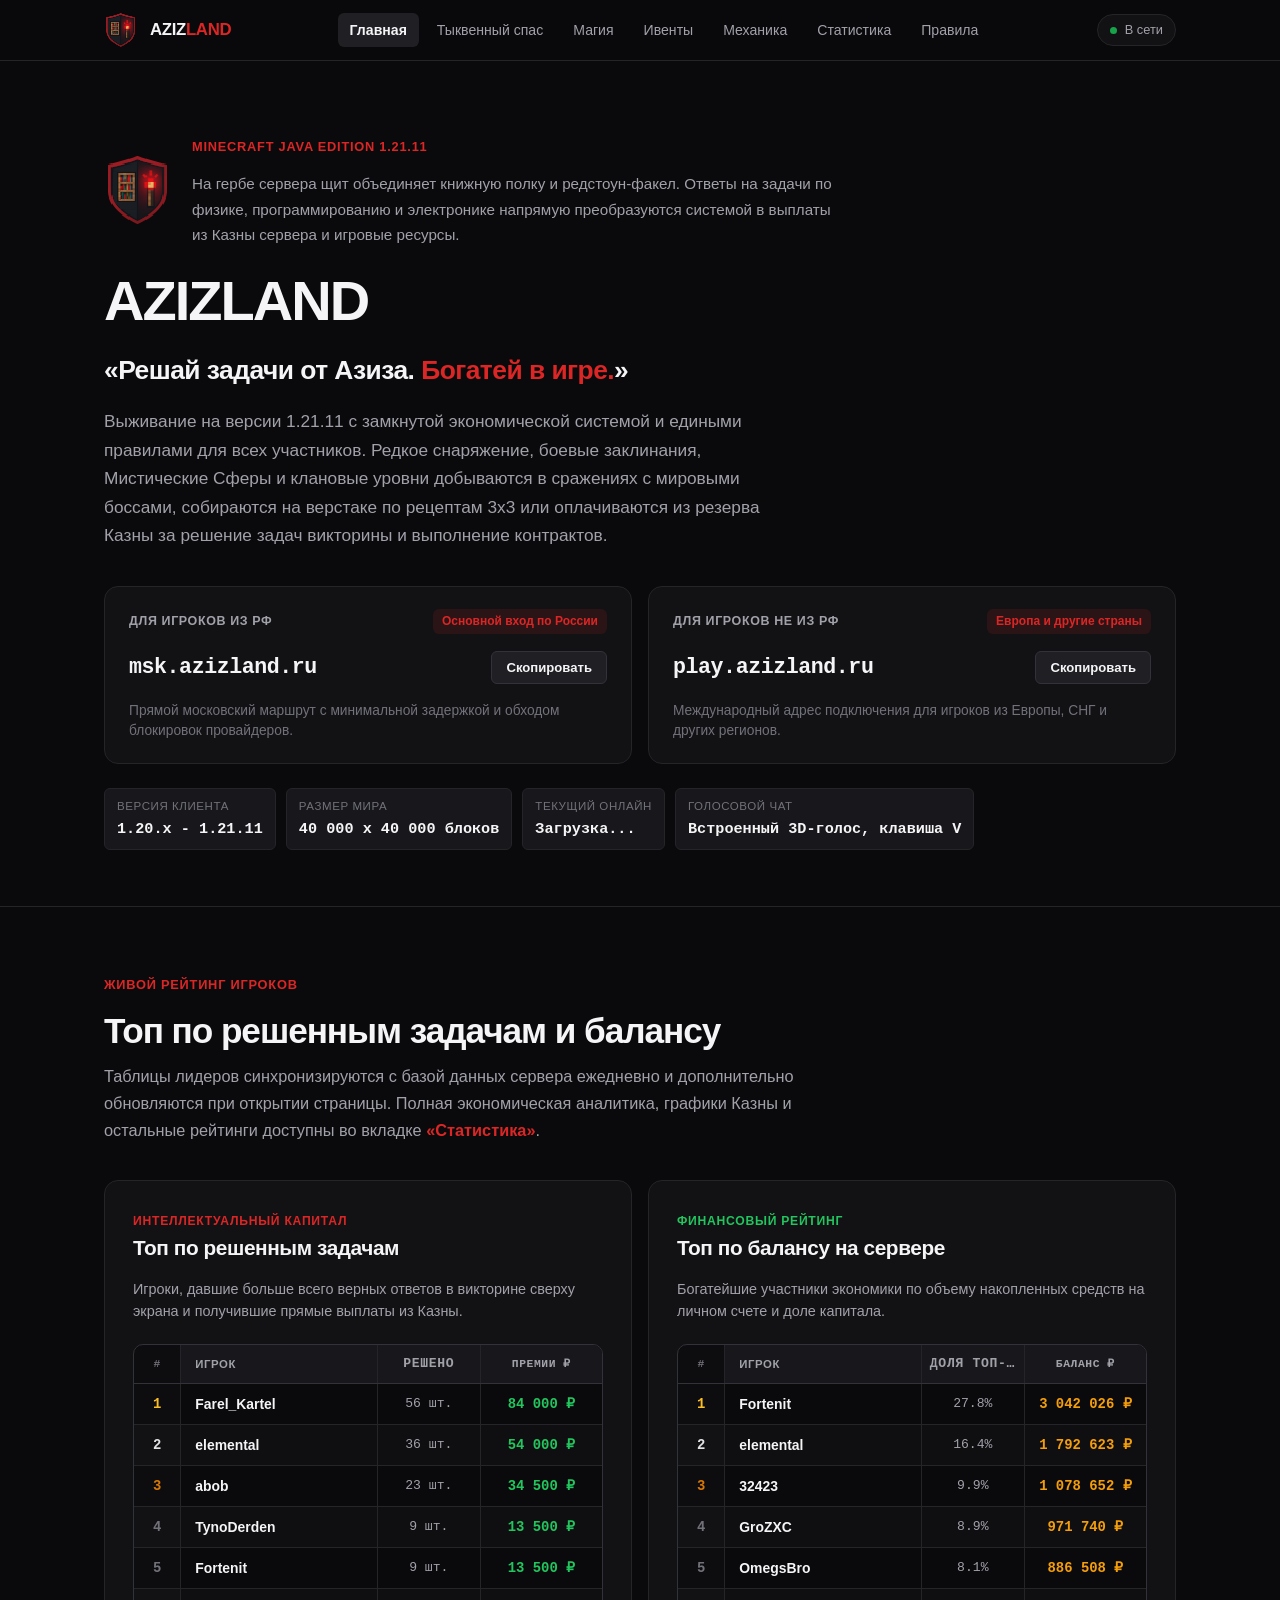
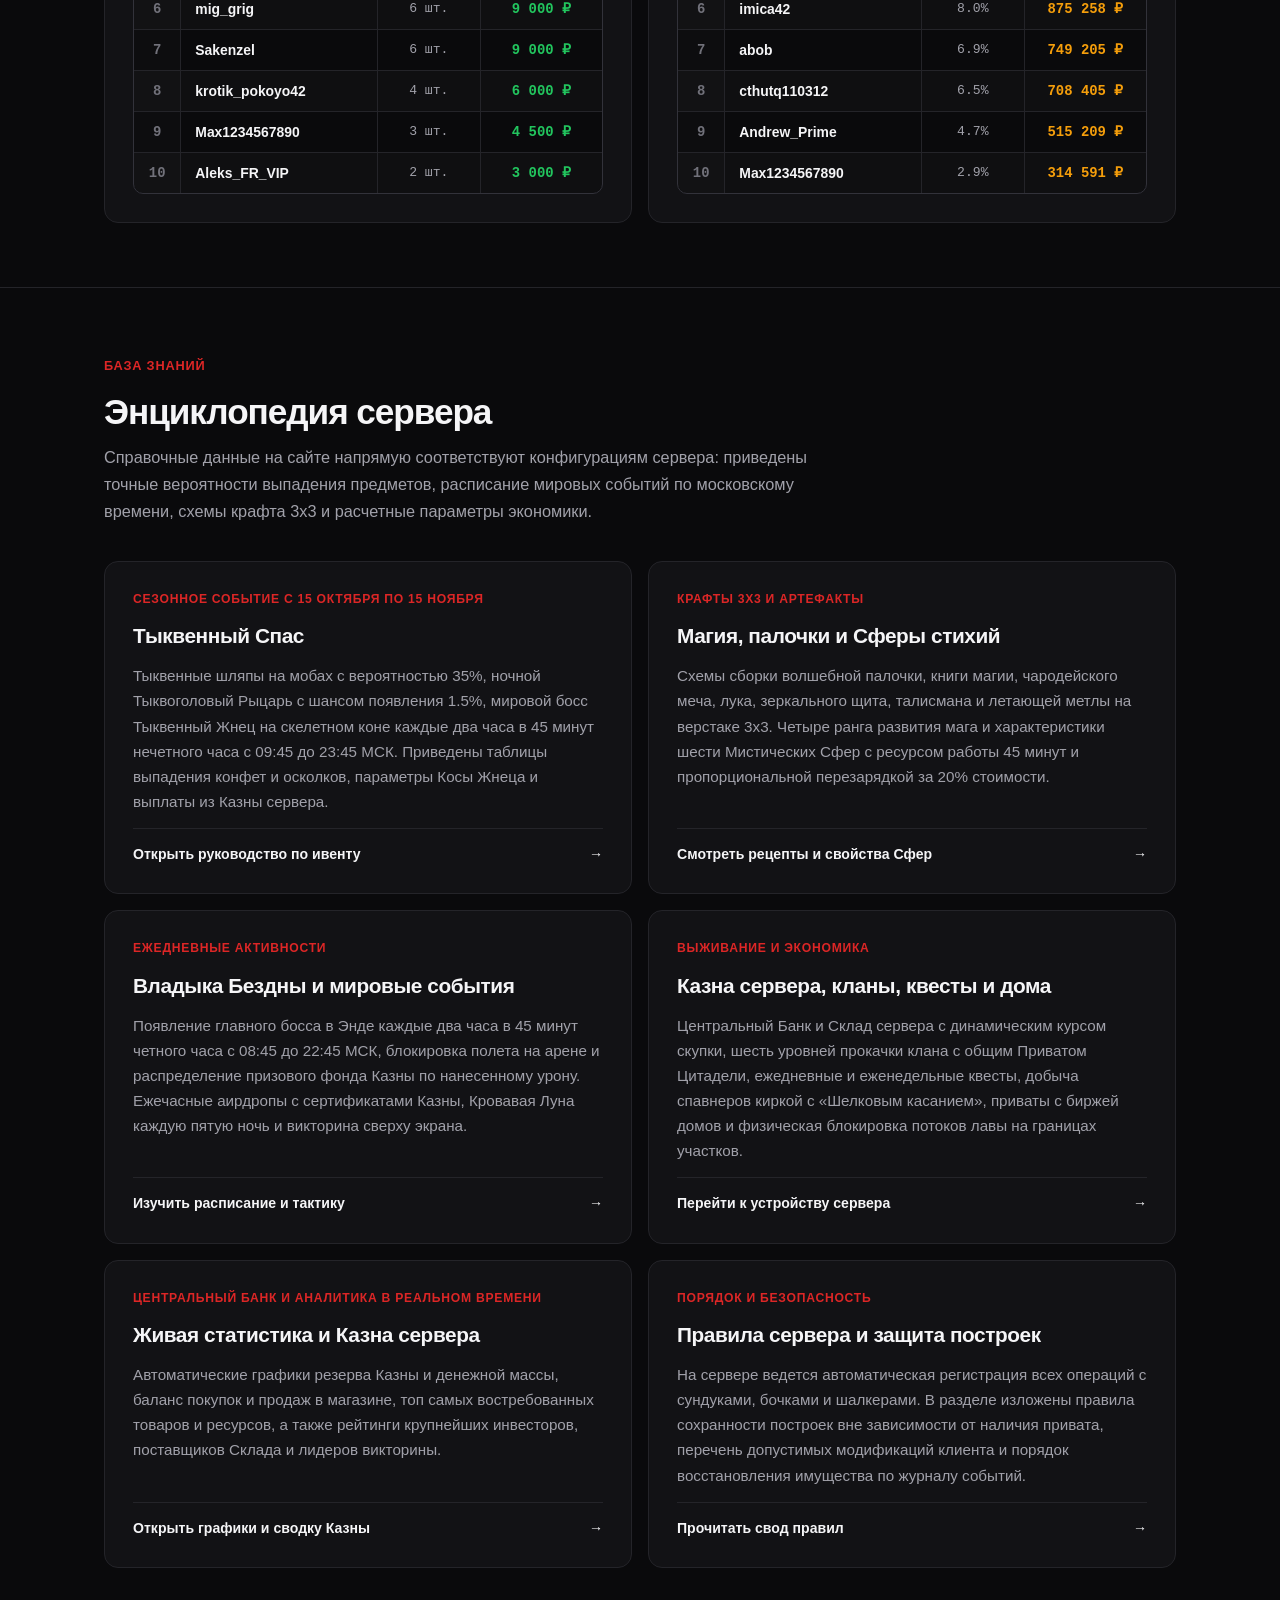
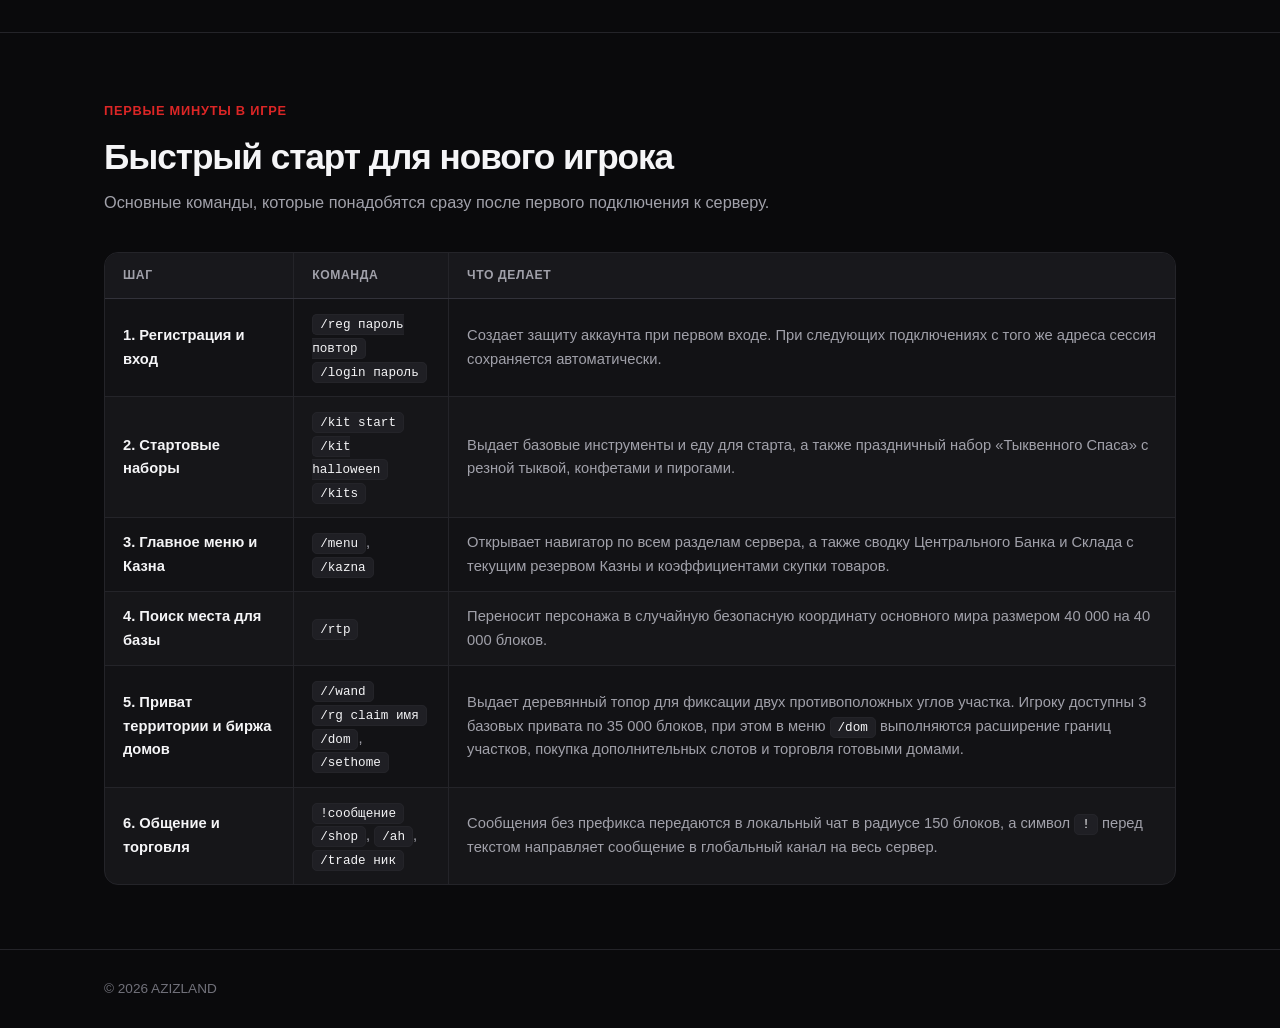
<file: index.html>
<!DOCTYPE html>
<html lang="ru">
<head>
    <meta charset="UTF-8">
    <meta name="viewport" content="width=device-width, initial-scale=1.0">
    <title>AZIZLAND: сервер Minecraft 1.21.11. Энциклопедия и подключение</title>
    <meta name="description" content="Официальный сайт и база знаний сервера Minecraft AZIZLAND на версии 1.21.11. Решай задачи от Азиза. Богатей в игре. Адреса входа: msk.azizland.ru и play.azizland.ru.">
    <link rel="icon" type="image/png" href="assets/logo.png">
    <link rel="alternate icon" type="image/png" href="assets/server-icon.png">
    <link rel="stylesheet" href="style.css?v=20261111_1">
    <style>
        .compact-table { table-layout: fixed; width: 100%; border-collapse: collapse; }
        .compact-table th.col-rank, .compact-table td.col-rank { width: 10% !important; text-align: center !important; padding: 0 4px !important; }
        .compact-table th.col-name, .compact-table td.col-name { width: 42% !important; text-align: left !important; padding-left: 14px !important; padding-right: 10px !important; }
        .compact-table th.col-mid, .compact-table td.col-mid { width: 22% !important; text-align: center !important; padding: 0 8px !important; }
        .compact-table th.col-num, .compact-table td.col-num { width: 26% !important; text-align: center !important; padding: 0 10px !important; }
    </style>
</head>
<body>

    <header class="site-header">
        <div class="nav-inner">
            <a href="index.html" class="brand">
                <img src="assets/logo.png" alt="AZIZLAND" class="brand-crest">
                <span class="brand-name">AZIZ<span>LAND</span></span>
            </a>
            <nav class="nav-menu" aria-label="Основная навигация">
                <a href="index.html" class="nav-item active">Главная</a>
                <a href="halloween.html" class="nav-item">Тыквенный спас</a>
                <a href="magic.html" class="nav-item">Магия</a>
                <a href="bosses.html" class="nav-item">Ивенты</a>
                <a href="mechanics.html" class="nav-item">Механика</a>
                <a href="stats.html" class="nav-item">Статистика</a>
                <a href="rules.html" class="nav-item">Правила</a>
            </nav>
            <div class="nav-status-pill">
                <span class="status-dot" id="navStatusDot"></span>
                <span id="navStatusText">В сети</span>
            </div>
        </div>
    </header>

    <main>
        <section class="hero-section">
            <div class="container">
                <div class="hero-crest-row">
                    <img src="assets/logo.png" alt="Герб сервера AZIZLAND" class="hero-crest-large">
                    <div>
                        <div class="eyebrow">Minecraft Java Edition 1.21.11</div>
                        <p class="card-text" style="max-width: 640px;">
                            На гербе сервера щит объединяет книжную полку и редстоун-факел. Ответы на задачи по физике, программированию и электронике напрямую преобразуются системой в выплаты из Казны сервера и игровые ресурсы.
                        </p>
                    </div>
                </div>

                <h1 class="hero-title">AZIZLAND</h1>
                <p class="hero-slogan">«Решай задачи от Азиза. <mark>Богатей в игре.</mark>»</p>
                <p class="hero-lead">
                    Выживание на версии 1.21.11 с замкнутой экономической системой и едиными правилами для всех участников. Редкое снаряжение, боевые заклинания, Мистические Сферы и клановые уровни добываются в сражениях с мировыми боссами, собираются на верстаке по рецептам 3x3 или оплачиваются из резерва Казны за решение задач викторины и выполнение контрактов.
                </p>

                <div class="connect-grid">
                    <div class="connect-card" onclick="copyIp('msk.azizland.ru', 'btnCopyMsk')">
                        <div class="connect-region">
                            <span class="region-tag">Для игроков из РФ</span>
                            <span class="region-badge">Основной вход по России</span>
                        </div>
                        <div class="connect-address-row">
                            <span class="connect-ip">msk.azizland.ru</span>
                            <button type="button" class="copy-btn" id="btnCopyMsk">Скопировать</button>
                        </div>
                        <p class="connect-note">
                            Прямой московский маршрут с минимальной задержкой и обходом блокировок провайдеров.
                        </p>
                    </div>

                    <div class="connect-card" onclick="copyIp('play.azizland.ru', 'btnCopyEu')">
                        <div class="connect-region">
                            <span class="region-tag">Для игроков не из РФ</span>
                            <span class="region-badge">Европа и другие страны</span>
                        </div>
                        <div class="connect-address-row">
                            <span class="connect-ip">play.azizland.ru</span>
                            <button type="button" class="copy-btn" id="btnCopyEu">Скопировать</button>
                        </div>
                        <p class="connect-note">
                            Международный адрес подключения для игроков из Европы, СНГ и других регионов.
                        </p>
                    </div>
                </div>

                <div class="stat-row" style="margin-top: 24px;">
                    <div class="stat-chip">
                        <span class="stat-chip-label">Версия клиента</span>
                        <span class="stat-chip-val">1.20.x - 1.21.11</span>
                    </div>
                    <div class="stat-chip">
                        <span class="stat-chip-label">Размер мира</span>
                        <span class="stat-chip-val">40 000 x 40 000 блоков</span>
                    </div>
                    <div class="stat-chip">
                        <span class="stat-chip-label">Текущий онлайн</span>
                        <span class="stat-chip-val" id="onlineCount">Загрузка...</span>
                    </div>
                    <div class="stat-chip">
                        <span class="stat-chip-label">Голосовой чат</span>
                        <span class="stat-chip-val">Встроенный 3D-голос, клавиша V</span>
                    </div>
                </div>
            </div>
        </section>

        <section class="section">
            <div class="container">
                <div class="section-head">
                    <div class="eyebrow">Живой рейтинг игроков</div>
                    <h2 class="section-title">Топ по решенным задачам и балансу</h2>
                    <p class="section-desc">
                        Таблицы лидеров синхронизируются с базой данных сервера ежедневно и дополнительно обновляются при открытии страницы. Полная экономическая аналитика, графики Казны и остальные рейтинги доступны во вкладке <a href="stats.html" style="color:var(--accent-primary); font-weight:600;">«Статистика»</a>.
                    </p>
                </div>

                <div class="bento-grid">
                    <div class="card col-6">
                        <div class="table-card-head">
                            <div class="table-card-head-titles">
                                <span class="card-kicker" style="color:#dc2626;">Интеллектуальный капитал</span>
                                <h3 class="card-title">Топ по решенным задачам</h3>
                            </div>
                        </div>
                        <p class="table-card-desc">
                            Игроки, давшие больше всего верных ответов в викторине сверху экрана и получившие прямые выплаты из Казны.
                        </p>
                        <div class="compact-table-wrap">
                            <table class="compact-table">
                                <thead>
                                    <tr>
                                        <th class="col-rank">#</th>
                                        <th class="col-name">Игрок</th>
                                        <th class="col-mid">Решено</th>
                                        <th class="col-num">Премии ₽</th>
                                    </tr>
                                </thead>
                                <tbody id="homeTopQuiz">
                                    <tr><td class="col-rank rank-medal-1">1</td><td class="col-name"><strong>Farel_Kartel</strong></td><td class="col-mid">56 шт.</td><td class="col-num" style="color:#22c55e;">84 000 ₽</td></tr>
                                    <tr><td class="col-rank rank-medal-2">2</td><td class="col-name"><strong>elemental</strong></td><td class="col-mid">36 шт.</td><td class="col-num" style="color:#22c55e;">54 000 ₽</td></tr>
                                    <tr><td class="col-rank rank-medal-3">3</td><td class="col-name"><strong>abob</strong></td><td class="col-mid">23 шт.</td><td class="col-num" style="color:#22c55e;">34 500 ₽</td></tr>
                                    <tr><td class="col-rank">4</td><td class="col-name"><strong>TynoDerden</strong></td><td class="col-mid">9 шт.</td><td class="col-num" style="color:#22c55e;">13 500 ₽</td></tr>
                                    <tr><td class="col-rank">5</td><td class="col-name"><strong>Fortenit</strong></td><td class="col-mid">9 шт.</td><td class="col-num" style="color:#22c55e;">13 500 ₽</td></tr>
                                    <tr><td class="col-rank">6</td><td class="col-name"><strong>mig_grig</strong></td><td class="col-mid">6 шт.</td><td class="col-num" style="color:#22c55e;">9 000 ₽</td></tr>
                                    <tr><td class="col-rank">7</td><td class="col-name"><strong>Sakenzel</strong></td><td class="col-mid">6 шт.</td><td class="col-num" style="color:#22c55e;">9 000 ₽</td></tr>
                                    <tr><td class="col-rank">8</td><td class="col-name"><strong>krotik_pokoyo42</strong></td><td class="col-mid">4 шт.</td><td class="col-num" style="color:#22c55e;">6 000 ₽</td></tr>
                                    <tr><td class="col-rank">9</td><td class="col-name"><strong>Max1234567890</strong></td><td class="col-mid">3 шт.</td><td class="col-num" style="color:#22c55e;">4 500 ₽</td></tr>
                                    <tr><td class="col-rank">10</td><td class="col-name"><strong>Aleks_FR_VIP</strong></td><td class="col-mid">2 шт.</td><td class="col-num" style="color:#22c55e;">3 000 ₽</td></tr>
                                </tbody>
                            </table>
                        </div>
                    </div>

                    <div class="card col-6">
                        <div class="table-card-head">
                            <div class="table-card-head-titles">
                                <span class="card-kicker" style="color:#22c55e;">Финансовый рейтинг</span>
                                <h3 class="card-title">Топ по балансу на сервере</h3>
                            </div>
                        </div>
                        <p class="table-card-desc">
                            Богатейшие участники экономики по объему накопленных средств на личном счете и доле капитала.
                        </p>
                        <div class="compact-table-wrap">
                            <table class="compact-table">
                                <thead>
                                    <tr>
                                        <th class="col-rank">#</th>
                                        <th class="col-name">Игрок</th>
                                        <th class="col-mid">Доля топ-10</th>
                                        <th class="col-num">Баланс ₽</th>
                                    </tr>
                                </thead>
                                <tbody id="homeTopBalance">
                                    <tr><td class="col-rank rank-medal-1">1</td><td class="col-name"><strong>Fortenit</strong></td><td class="col-mid">27.8%</td><td class="col-num" style="color:#f59e0b;">3 042 026 ₽</td></tr>
                                    <tr><td class="col-rank rank-medal-2">2</td><td class="col-name"><strong>elemental</strong></td><td class="col-mid">16.4%</td><td class="col-num" style="color:#f59e0b;">1 792 623 ₽</td></tr>
                                    <tr><td class="col-rank rank-medal-3">3</td><td class="col-name"><strong>32423</strong></td><td class="col-mid">9.9%</td><td class="col-num" style="color:#f59e0b;">1 078 652 ₽</td></tr>
                                    <tr><td class="col-rank">4</td><td class="col-name"><strong>GroZXC</strong></td><td class="col-mid">8.9%</td><td class="col-num" style="color:#f59e0b;">971 740 ₽</td></tr>
                                    <tr><td class="col-rank">5</td><td class="col-name"><strong>OmegsBro</strong></td><td class="col-mid">8.1%</td><td class="col-num" style="color:#f59e0b;">886 508 ₽</td></tr>
                                    <tr><td class="col-rank">6</td><td class="col-name"><strong>imica42</strong></td><td class="col-mid">8.0%</td><td class="col-num" style="color:#f59e0b;">875 258 ₽</td></tr>
                                    <tr><td class="col-rank">7</td><td class="col-name"><strong>abob</strong></td><td class="col-mid">6.9%</td><td class="col-num" style="color:#f59e0b;">749 205 ₽</td></tr>
                                    <tr><td class="col-rank">8</td><td class="col-name"><strong>cthutq110312</strong></td><td class="col-mid">6.5%</td><td class="col-num" style="color:#f59e0b;">708 405 ₽</td></tr>
                                    <tr><td class="col-rank">9</td><td class="col-name"><strong>Andrew_Prime</strong></td><td class="col-mid">4.7%</td><td class="col-num" style="color:#f59e0b;">515 209 ₽</td></tr>
                                    <tr><td class="col-rank">10</td><td class="col-name"><strong>Max1234567890</strong></td><td class="col-mid">2.9%</td><td class="col-num" style="color:#f59e0b;">314 591 ₽</td></tr>
                                </tbody>
                            </table>
                        </div>
                    </div>
                </div>
            </div>
        </section>

        <section class="section">
            <div class="container">
                <div class="section-head">
                    <div class="eyebrow">База знаний</div>
                    <h2 class="section-title">Энциклопедия сервера</h2>
                    <p class="section-desc">
                        Справочные данные на сайте напрямую соответствуют конфигурациям сервера: приведены точные вероятности выпадения предметов, расписание мировых событий по московскому времени, схемы крафта 3x3 и расчетные параметры экономики.
                    </p>
                </div>

                <div class="bento-grid">
                    <a href="halloween.html" class="card card-interactive col-6">
                        <span class="card-kicker">Сезонное событие с 15 октября по 15 ноября</span>
                        <h3 class="card-title">Тыквенный Спас</h3>
                        <p class="card-text">
                            Тыквенные шляпы на мобах с вероятностью 35%, ночной Тыквоголовый Рыцарь с шансом появления 1.5%, мировой босс Тыквенный Жнец на скелетном коне каждые два часа в 45 минут нечетного часа с 09:45 до 23:45 МСК. Приведены таблицы выпадения конфет и осколков, параметры Косы Жнеца и выплаты из Казны сервера.
                        </p>
                        <div class="card-link-footer">
                            <span>Открыть руководство по ивенту</span>
                            <span>&rarr;</span>
                        </div>
                    </a>

                    <a href="magic.html" class="card card-interactive col-6">
                        <span class="card-kicker">Крафты 3x3 и артефакты</span>
                        <h3 class="card-title">Магия, палочки и Сферы стихий</h3>
                        <p class="card-text">
                            Схемы сборки волшебной палочки, книги магии, чародейского меча, лука, зеркального щита, талисмана и летающей метлы на верстаке 3x3. Четыре ранга развития мага и характеристики шести Мистических Сфер с ресурсом работы 45 минут и пропорциональной перезарядкой за 20% стоимости.
                        </p>
                        <div class="card-link-footer">
                            <span>Смотреть рецепты и свойства Сфер</span>
                            <span>&rarr;</span>
                        </div>
                    </a>

                    <a href="bosses.html" class="card card-interactive col-6">
                        <span class="card-kicker">Ежедневные активности</span>
                        <h3 class="card-title">Владыка Бездны и мировые события</h3>
                        <p class="card-text">
                            Появление главного босса в Энде каждые два часа в 45 минут четного часа с 08:45 до 22:45 МСК, блокировка полета на арене и распределение призового фонда Казны по нанесенному урону. Ежечасные аирдропы с сертификатами Казны, Кровавая Луна каждую пятую ночь и викторина сверху экрана.
                        </p>
                        <div class="card-link-footer">
                            <span>Изучить расписание и тактику</span>
                            <span>&rarr;</span>
                        </div>
                    </a>

                    <a href="mechanics.html" class="card card-interactive col-6">
                        <span class="card-kicker">Выживание и экономика</span>
                        <h3 class="card-title">Казна сервера, кланы, квесты и дома</h3>
                        <p class="card-text">
                            Центральный Банк и Склад сервера с динамическим курсом скупки, шесть уровней прокачки клана с общим Приватом Цитадели, ежедневные и еженедельные квесты, добыча спавнеров киркой с «Шелковым касанием», приваты с биржей домов и физическая блокировка потоков лавы на границах участков.
                        </p>
                        <div class="card-link-footer">
                            <span>Перейти к устройству сервера</span>
                            <span>&rarr;</span>
                        </div>
                    </a>

                    <a href="stats.html" class="card card-interactive col-6">
                        <span class="card-kicker">Центральный Банк и аналитика в реальном времени</span>
                        <h3 class="card-title">Живая статистика и Казна сервера</h3>
                        <p class="card-text">
                            Автоматические графики резерва Казны и денежной массы, баланс покупок и продаж в магазине, топ самых востребованных товаров и ресурсов, а также рейтинги крупнейших инвесторов, поставщиков Склада и лидеров викторины.
                        </p>
                        <div class="card-link-footer">
                            <span>Открыть графики и сводку Казны</span>
                            <span>&rarr;</span>
                        </div>
                    </a>

                    <a href="rules.html" class="card card-interactive col-6">
                        <span class="card-kicker">Порядок и безопасность</span>
                        <h3 class="card-title">Правила сервера и защита построек</h3>
                        <p class="card-text">
                            На сервере ведется автоматическая регистрация всех операций с сундуками, бочками и шалкерами. В разделе изложены правила сохранности построек вне зависимости от наличия привата, перечень допустимых модификаций клиента и порядок восстановления имущества по журналу событий.
                        </p>
                        <div class="card-link-footer">
                            <span>Прочитать свод правил</span>
                            <span>&rarr;</span>
                        </div>
                    </a>
                </div>
            </div>
        </section>

        <section class="section">
            <div class="container">
                <div class="section-head">
                    <div class="eyebrow">Первые минуты в игре</div>
                    <h2 class="section-title">Быстрый старт для нового игрока</h2>
                    <p class="section-desc">
                        Основные команды, которые понадобятся сразу после первого подключения к серверу.
                    </p>
                </div>

                <div class="spec-table-wrap">
                    <table class="spec-table">
                        <thead>
                            <tr>
                                <th>Шаг</th>
                                <th>Команда</th>
                                <th>Что делает</th>
                            </tr>
                        </thead>
                        <tbody>
                            <tr>
                                <td><strong>1. Регистрация и вход</strong></td>
                                <td>
                                    <code class="inline-cmd">/reg пароль повтор</code><br>
                                    <code class="inline-cmd">/login пароль</code>
                                </td>
                                <td>Создает защиту аккаунта при первом входе. При следующих подключениях с того же адреса сессия сохраняется автоматически.</td>
                            </tr>
                            <tr>
                                <td><strong>2. Стартовые наборы</strong></td>
                                <td>
                                    <code class="inline-cmd">/kit start</code><br>
                                    <code class="inline-cmd">/kit halloween</code><br>
                                    <code class="inline-cmd">/kits</code>
                                </td>
                                <td>Выдает базовые инструменты и еду для старта, а также праздничный набор «Тыквенного Спаса» с резной тыквой, конфетами и пирогами.</td>
                            </tr>
                            <tr>
                                <td><strong>3. Главное меню и Казна</strong></td>
                                <td><code class="inline-cmd">/menu</code>, <code class="inline-cmd">/kazna</code></td>
                                <td>Открывает навигатор по всем разделам сервера, а также сводку Центрального Банка и Склада с текущим резервом Казны и коэффициентами скупки товаров.</td>
                            </tr>
                            <tr>
                                <td><strong>4. Поиск места для базы</strong></td>
                                <td><code class="inline-cmd">/rtp</code></td>
                                <td>Переносит персонажа в случайную безопасную координату основного мира размером 40 000 на 40 000 блоков.</td>
                            </tr>
                            <tr>
                                <td><strong>5. Приват территории и биржа домов</strong></td>
                                <td>
                                    <code class="inline-cmd">//wand</code><br>
                                    <code class="inline-cmd">/rg claim имя</code><br>
                                    <code class="inline-cmd">/dom</code>, <code class="inline-cmd">/sethome</code>
                                </td>
                                <td>Выдает деревянный топор для фиксации двух противоположных углов участка. Игроку доступны 3 базовых привата по 35 000 блоков, при этом в меню <code class="inline-cmd">/dom</code> выполняются расширение границ участков, покупка дополнительных слотов и торговля готовыми домами.</td>
                            </tr>
                            <tr>
                                <td><strong>6. Общение и торговля</strong></td>
                                <td>
                                    <code class="inline-cmd">!сообщение</code><br>
                                    <code class="inline-cmd">/shop</code>, <code class="inline-cmd">/ah</code>, <code class="inline-cmd">/trade ник</code>
                                </td>
                                <td>Сообщения без префикса передаются в локальный чат в радиусе 150 блоков, а символ <code class="inline-cmd">!</code> перед текстом направляет сообщение в глобальный канал на весь сервер.</td>
                            </tr>
                        </tbody>
                    </table>
                </div>
            </div>
        </section>
    </main>

    <footer class="site-footer">
        <div class="footer-inner">
            <span>&#169; 2026 AZIZLAND</span>
        </div>
    </footer>

    <div class="toast" id="toast"></div>
    <script src="app.js"></script>
    <script>
        (async function loadHomeLeaderboards() {
            function fmtNum(n) {
                return Math.round(Number(n) || 0).toString().replace(/\B(?=(\d{3})+(?!\d))/g, " ");
            }
            function escHtml(s) {
                return String(s || "").replace(/[&<>"']/g, ch => ({
                    "&": "&amp;",
                    "<": "&lt;",
                    ">": "&gt;",
                    "\"": "&quot;",
                    "'": "&#39;"
                }[ch]));
            }
            function medalClass(idx) {
                if (idx === 0) return ' rank-medal-1';
                if (idx === 1) return ' rank-medal-2';
                if (idx === 2) return ' rank-medal-3';
                return '';
            }
            const EXCLUDED_ADMIN_SET = new Set([
                "aziz", "azizaboba", "77phoenix77", "phoenix_", "cracen2", "dahyshechka",
                "chesnok_fpv", "karas_mentolist", "feyk", "p5ych0p41h", "p1zd6bol",
                "goodplayer", "egolek", "dmitnik", "popka2014", "ferm_1", "ferm_2"
            ]);
            function filterNonAdmin(arr) {
                return (arr || []).filter(p => {
                    const n = String(p.name || "").toLowerCase();
                    return n && !EXCLUDED_ADMIN_SET.has(n) && !n.startsWith("ferm_");
                });
            }
            function padHomeRows(rows, total) {
                const out = rows.slice(0, total);
                for (let i = out.length; i < total; i++) {
                    out.push(`
                        <tr class="row-empty">
                            <td class="col-rank">${i + 1}</td>
                            <td class="col-name">Свободный слот</td>
                            <td class="col-mid">•</td>
                            <td class="col-num">0</td>
                        </tr>`);
                }
                return out.join('');
            }
            function isNewerIso(incomingIso, currentIso) {
                if (!currentIso) return true;
                if (!incomingIso) return false;
                const tIn = Date.parse(incomingIso);
                const tCur = Date.parse(currentIso);
                if (!Number.isNaN(tIn) && !Number.isNaN(tCur)) {
                    return tIn > tCur;
                }
                return incomingIso > currentIso;
            }
            async function fetchWithTimeout(url, timeoutMs) {
                const ctrl = typeof AbortController !== 'undefined' ? new AbortController() : null;
                const timer = ctrl && timeoutMs > 0 ? setTimeout(() => ctrl.abort(), timeoutMs) : null;
                try {
                    const resp = await fetch(url, {
                        cache: 'no-store',
                        signal: ctrl ? ctrl.signal : undefined
                    });
                    if (!resp.ok) return null;
                    return await resp.json();
                } catch (_) {
                    return null;
                } finally {
                    if (timer) clearTimeout(timer);
                }
            }
            function renderHomeTables(data) {
                const quizList = filterNonAdmin((data.quiz && data.quiz.top_solvers) ? data.quiz.top_solvers : []);
                const balList = filterNonAdmin((data.leaderboards && data.leaderboards.top_balances) ? data.leaderboards.top_balances : []);

                const elQuiz = document.getElementById('homeTopQuiz');
                if (elQuiz && quizList.length) {
                    elQuiz.innerHTML = padHomeRows(quizList.slice(0, 10).map((p, i) => `
                        <tr>
                            <td class="col-rank${medalClass(i)}">${i + 1}</td>
                            <td class="col-name"><strong>${escHtml(p.name)}</strong></td>
                            <td class="col-mid">${fmtNum(p.qty)} шт.</td>
                            <td class="col-num" style="color:#22c55e;">${fmtNum(p.rub || (p.qty * 1500))} ₽</td>
                        </tr>
                    `), 10);
                }

                const elBal = document.getElementById('homeTopBalance');
                if (elBal && balList.length) {
                    const top10 = balList.slice(0, 10);
                    const top10Sum = top10.reduce((s, x) => s + (Number(x.rub) || 0), 0) || 1;
                    elBal.innerHTML = padHomeRows(top10.map((p, i) => {
                        const share = ((Number(p.rub || 0) / top10Sum) * 100).toFixed(1) + '%';
                        return `
                        <tr>
                            <td class="col-rank${medalClass(i)}">${i + 1}</td>
                            <td class="col-name"><strong>${escHtml(p.name)}</strong></td>
                            <td class="col-mid">${share}</td>
                            <td class="col-num" style="color:#f59e0b;">${fmtNum(p.rub)} ₽</td>
                        </tr>`;
                    }), 10);
                }
            }

            let currentIso = '';
            function applyIfNewer(fresh) {
                if (!fresh || typeof fresh !== 'object') return;
                const incomingIso = String(fresh.updated_at_iso || '');
                if (!isNewerIso(incomingIso, currentIso)) return;
                currentIso = incomingIso || currentIso;
                renderHomeTables(fresh);
            }

            try {
                const ts = Date.now();
                const localPromise = fetchWithTimeout('stats_data.json?t=' + ts, 5000).then(applyIfNewer);
                const telePromise = fetchWithTimeout(
                    'https://raw.githubusercontent.com/p5ych0p41h/azizland/telemetry/stats_data.json?t=' + ts,
                    2500
                ).then(applyIfNewer);
                await Promise.allSettled([localPromise, telePromise]);
            } catch (e) {}
        })();
    </script>
</body>
</html>
</file>
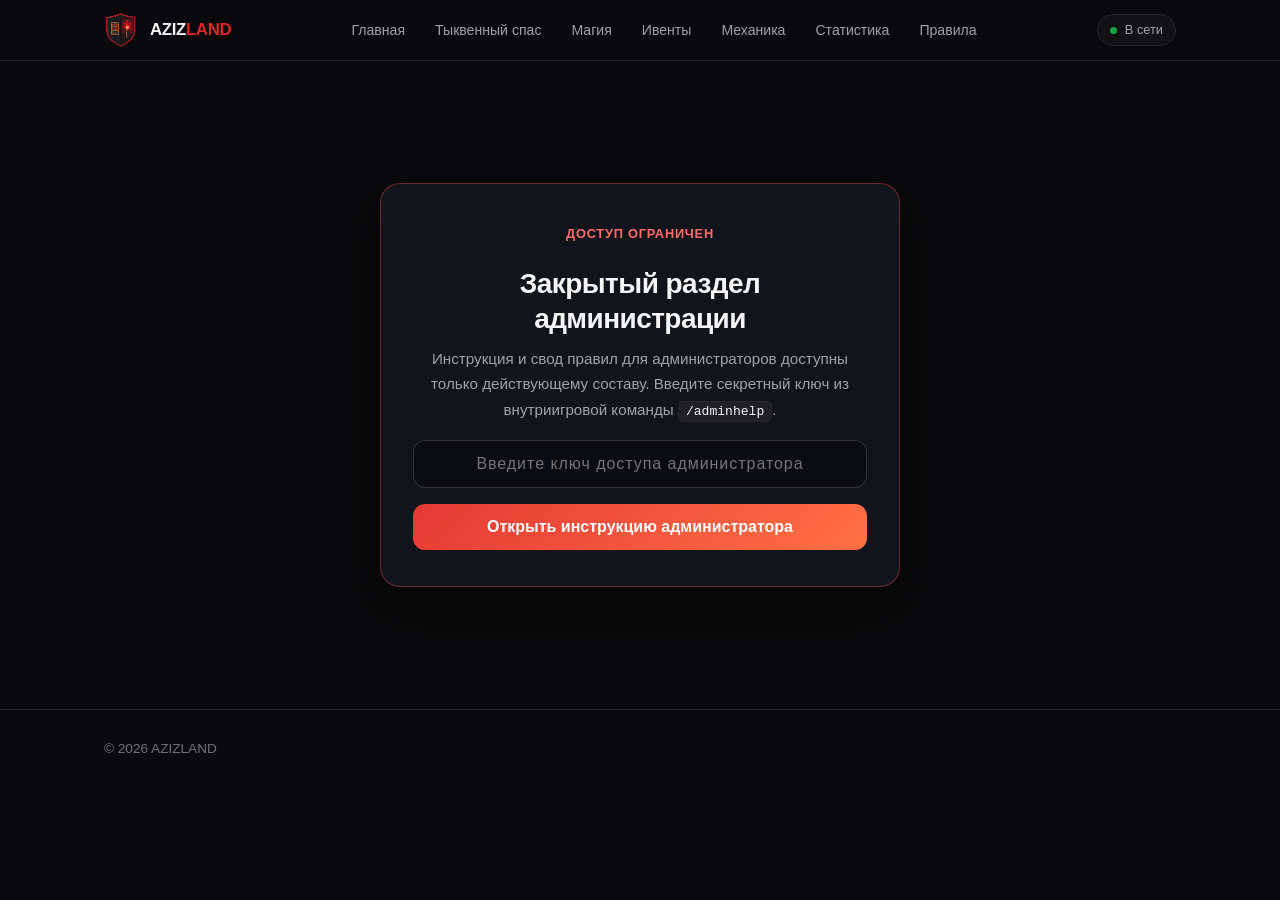
<file: admin.html>
<!DOCTYPE html>
<html lang="ru">
<head>
    <meta charset="UTF-8">
    <meta name="viewport" content="width=device-width, initial-scale=1.0">
    <meta name="robots" content="noindex, nofollow">
    <title>Закрытый раздел администрации AZIZLAND</title>
    <link rel="icon" type="image/png" href="assets/logo.png">
    <link rel="stylesheet" href="style.css">
    <style>
        .auth-gate {
            min-height: 72vh;
            display: flex;
            align-items: center;
            justify-content: center;
            padding: 40px 20px;
        }
        .auth-box {
            max-width: 520px;
            width: 100%;
            background: rgba(20, 22, 30, 0.92);
            border: 1px solid rgba(255, 85, 85, 0.35);
            border-radius: 20px;
            padding: 36px 32px;
            text-align: center;
            box-shadow: 0 20px 50px rgba(0, 0, 0, 0.6);
        }
        .auth-input {
            width: 100%;
            padding: 14px 18px;
            margin-top: 18px;
            border-radius: 12px;
            border: 1px solid rgba(255, 255, 255, 0.16);
            background: rgba(10, 12, 18, 0.9);
            color: #fff;
            font-size: 1rem;
            text-align: center;
            letter-spacing: 0.06em;
        }
        .auth-btn {
            margin-top: 16px;
            width: 100%;
            padding: 14px 22px;
            border-radius: 12px;
            border: none;
            background: linear-gradient(135deg, #e53935, #ff7043);
            color: #fff;
            font-weight: 700;
            font-size: 1rem;
            cursor: pointer;
        }
        .auth-error {
            color: #ff6b6b;
            margin-top: 12px;
            font-size: 0.92rem;
            display: none;
        }
    </style>
</head>
<body>
    <header class="site-header">
        <div class="nav-inner">
            <a href="index.html" class="brand">
                <img src="assets/logo.png" alt="Герб AZIZLAND" class="brand-crest">
                <span class="brand-name">AZIZ<span>LAND</span></span>
            </a>
            <nav class="nav-menu" aria-label="Навигация по вики">
                <a href="index.html" class="nav-item">Главная</a>
                <a href="halloween.html" class="nav-item">Тыквенный спас</a>
                <a href="magic.html" class="nav-item">Магия</a>
                <a href="bosses.html" class="nav-item">Ивенты</a>
                <a href="mechanics.html" class="nav-item">Механика</a>
                <a href="stats.html" class="nav-item">Статистика</a>
                <a href="rules.html" class="nav-item">Правила</a>
            </nav>
            <div class="nav-status-pill">
                <span class="status-dot" id="navStatusDot"></span><span id="navStatusText">В сети</span>
            </div>
        </div>
    </header>

    <main id="adminMain">
        <section class="auth-gate" id="authGate">
            <div class="auth-box">
                <div class="eyebrow" style="color: #ff6b6b;">Доступ ограничен</div>
                <h1 class="card-title" style="font-size: 1.75rem; margin-top: 8px;">Закрытый раздел администрации</h1>
                <p class="card-text" style="margin-top: 10px;">
                    Инструкция и свод правил для администраторов доступны только действующему составу. Введите секретный ключ из внутриигровой команды <code class="inline-cmd">/adminhelp</code>.
                </p>
                <form id="authForm">
                    <input type="password" id="authKeyInput" class="auth-input" placeholder="Введите ключ доступа администратора" autocomplete="off">
                    <button type="submit" class="auth-btn">Открыть инструкцию администратора</button>
                    <div id="authError" class="auth-error">Неверный ключ доступа. Получите актуальный ключ в игре через команду /adminhelp</div>
                </form>
            </div>
        </section>
    </main>

    <footer class="site-footer">
        <div class="container">
            <p class="footer-copy">© 2026 AZIZLAND</p>
        </div>
    </footer>

    <script>
        const PAYLOAD = "a1pJWg1TVEFGWl5XU0ZfDhRJGUESBxJbRF1TV1cbCR8bFQ9NfkFGRg0SEBIWQVpJWhEXHRdGBUFTQ0ELQxkGFFkSHQ8DFA8MOhIWQVpJWg1TVEFGRg0SEBIKBRMfWk4fFRIVWw9XSVdUExUeWBOj47HWtpfjsOO9sPi48f3KVLDmtp3ih+KCsc+5wQ2R9MNGto/ijuKNsPa5wP3NVLHStpbjvxLm0qvpq66jy7HZt6YScVZbCBRVVUkaAl9sRg0SEBIWQVpJWg1TVEFGRhFaARJVDRsaCRBRHAQUCQBGWUZaBFhXqrejyrHStpjiiuO3QarRWv3rpNy35/yw4bLn4qrTq6ujzLDpRv2i4Ibm3arRqpCjzLDnt6/jsOKGsPi5xPzzpNFaSUUDDjgWQVpJWg1TVEFGRg0SEBIWXQpJGUESBxJbREVXQl0bDR8IHg9NfkFGRg0SEBIWQVpJWg1TVEFGRg0S4J/n46rXq69TpNW22P2I4bHm3arcqpCi9kG22fyy4Ifm1arUqp2jw7Hbtp3jt+KDscdJqpWi9bHctpbjvuOxscK4+P3GpNq36v2P4IwWsc65wfz8VLHStpjiieO3sPi5yPzwpe+37/2K4bcWscq5zv3PpNm22/2K4bPn46vpqp2i9rHYt63ijuKEQavoqpii9LHUtpjjsOKGQTszM3c/[base64]/[base64]/2P4bwWsPm4+/[base64]/ijuKJscS4+v3LpNtGtp/[base64]/ywDB1SCAxXcA1TVEFGRg0SEBIWQVpJWg1TVEFGWkUAEFFaAAkaRw8AEQISD0JcHUZfFRYMWBOj67Dmtp3iguKOscG5yg2jzEG20f2C4I3n4arcq6+i/0G20v2J4b0Wscq5zv3PpNm22/2K4bPn46vpqp2i9rHYt63ijuKEXVUBSBN5VEFGRg0SEBIWQVpJWg1TVEFGRg0OQBJVDRsaCRBRBwQFEkRdXh9SBAkKWBN5VEFGRg0SEBIWQVpJWg1TVEFGRg0SEBIWseW4+v3DpNO21g3igOKCsca5wv3OpNm35/yw4bLm0avrqpOi9LHWRv2A4bnm1arZqpCi/0G20v2J4b0WscW5xP3HpNW20/yy4ITm0arUqpWi+0G22f2M4bLn7qrdqpejxE1GtpLijuKKscS48/3LVLHetp7jsOKIscC5yv3PWEG35/yw4bLm36rRq6+jwbHdt6HjseO0sci5yg2jxLDmtpjijR4WscW5xP3LpN223P2KEOOxscK4+P3GpeG22P2AEOKOQarXq6+jzrHWt6/igBLm0qvpqpWi8LHTt63jseO0sci5ygNTpPy21vyy4bHn6arcqpCjzLHTRv2J4bzm0KrXqp6jykG23v2FEOKJsPm5x/3JpeO22P2AEOKLscK5zP3GVLHUtpjihOKDsPhJqpdTpNy20/[base64]/3OpN9Gtp3ihOKKscK5x/[base64]/3JpeNaSVlaDjgWQVpJWg1TVEFGRg0SEBIWQVpJWg1TVEFGRg0SEBIWQVpJWg1TVEFGWllaDuKpsPq5yv3BpNm23f2MEOKCscG49Q2jxLHStpHiiOKLscK4+/[base64]/zxVLHbtp0S4bLm0areqpmjxLDht64S4bLm1Kvoq66i9LDntpPighLm2Vq5yP3PpNS37v2C4bDm1KrSq6Gi9bDktp/ijhLm01q49/3JpN+22/2M4I7m2arTq65dSE4VEl9dXlUIQarIq6+i9LHYtp7ijhLm1qrZqpKi9LHTt6TiheKLscRJqp+i/7HStp3iguKGsPi49g2jyrHXt6bjt+KLsPG5xg2jzLHVt63ijuKMscq5xg2jz7Dotpzju+KDQarWq62jwbHStpHiheO0sPFFWv3PpN+22/2H4bDn6lZJq6yjy7HWtp/ijeKDsPq48QFTpeC34v2H4bLn6lq5yvzxpeG23v2D4bHn46rXqp9fVLDutp3ii+KMsc+4+vz4VLHetpbiiBLm0KvpqpOjybDoRv2K4IUWsPi5yP3NpeG34f2H4bPm26rXqp6jykG35v2H4ITm2arVqp1dVLH1tpjijeKDsPq5yvz1pNm36Q3jsOO1sc5FWvz1pNS22/2P4bnn5Fq5y/[base64]/zxpNy22P2HEGJAMVq5wg2i9LHTtpTihOO9T0ZGCVkBGw8BWA3ioOKCsca5wv3OpNm35/[base64]/ju+OzQarYqpOi9bDntpPighLn4Fq5yP3JpNq36Py14Ifm3KrUq6ajyEG21/2H4bPn4KrVqpii9LDktpXiheKKQUYKFUkWVAIKB15BDRBfDxYAFEheFwwCRBMdV11SXVUKFUkWSk1GtpLijuKNsc+4+P3NpN1GWk5dVFcWAhYICV5OVggICkRcVR9VDB5LRAIVGBhaSU5dVFcITVq5x/[base64]/iheKLsce5xPzypeO36g3jt+O1scy5wvz2VLHZtpPjseO0sPq5xP3GpNtIWgJBREBZDx1XWv3tpNC34/2M4IYWscW4+v3LpNO21vyw4Izm01q5wg2i9rHYtpLijuO2scK5wA2jwLHWtpDjuxLn46rXqpai+LHctpMS4Ibm2qvmWv3MpeG22P2A4Ifn4arTqpVTpNe21v2J4Izm0FZJq6yi9rDmtpPiiOO0sc+5wfz/peC35P2A4IIWscS5y/z6pNS35/yw4IDm1KrUqpCi/7DjRv2F4Izm3Fq5wg2jz7HetpfiguKOsc65yvz1pNm23g3ij+KIsPu5wf3GpNW35/yw4IDm2arQWv3ApeG23vy24Ifn4avoq6+jxrHWSA3ip+KGscW4+v3Gpei20/2P4IwWsPu5x/3NpeC23vyw4b4WscK5wf3LVLHatpjijeO5sPi49g2jy7HYt6zjsuO2scS5w/3JpNlGtpXig+O2scS5wP3NpNNGtpziheKBQarbqpii9bHctpPiiRLm3qvpqpWi87HetpDjuxwWseC5yv3FpNW21vy9EOKIscW5z/zzpNG34P2K4b0WsPi5xP3MpN+35v2K4Ijm36rVWv3EpNG22f2K4bPn6qrbqp2jwbDkt6zjvxLm01q5zPzwpeG22/2C4IkWscJJqpKi9LHetp/jv+KBscq5x/3DVLHcRv2A4ILn6arcqpGi90G22/2K4Ijn4lRVVVkXSmtGRg0SEBIWQVpJWg1TVEFGRg0SEBIWQVpJWg1TVEFGRg0SEBIWQVpJRlkXSl0VFkxcEFFaAAkaRw8DEQ8HCllLHUZXBloZH0MSGBUfS1lXXUJUABRLRP3tpeO23P2C4bAWSlq4+/[base64]/2H4IUWsc65xP3JpNG20f2C4bDm1KrSq6Gi9bDktp8cDB1FFQgGFEpNVLHxtp3ij+O2sc+48/3GpNy22A3igeKGsce5wvzxpe1KRv2I4Irm26rZq6+i+EG23v2J4IoWsca4+fzxpNm35Py+EOKOscm4+v3NpNu22P2AEOKJscRJqpajzLDhtpDijuKPQarUqpijy7DmtpXjv+KBsce5wgFTpNNGt6Xjs+O0scC4+Q2jzLHdtpUS4IPm1KreWv3MpeG20/[base64]/[base64]/bHet6/igBLm3qvpqpOjzLHRtp/ijuKCscK4+P3GpNq36v2P4Izn4KvrqpVTpeC20/yy4IDm1Kvpqp1dSE4VEl9dXlUIQar+qp2jy7DmtpjjueKDsce5xA2i9bHZtp3iguKLscK4+Pz/VLHStpjjseO5sPi5wP3LVLDnt6/ijuKDscBJqpmjz7DpRv2D4bLm36rUqpVfVLHUtp3ig+KIsce5z/zxpN+23AES4Inm36rdqpOjzkG23g3ijOKIscu5xP3BWEG35/2M4IXm1arZqp+jxLDkt6ES4Inm0arbqp1epNu21vyz4bDn6lq5wv3IpNlGtp/ih+O2sPG5yP3DpeO36g3jsuKDsPq4+v3LpeO22Pyy4Irn71RJqrCjxEG22P2N4Ifn4arZq6ujzLHeRvyw4Izm3qrXq62jzLHctpPijBLn4qvoq6+jxLHbtpPiguKNsc+5xw2jxbHTtprijuKJscq4+/3Opeq23w3ij+KIsPi5xP3IpN+23A3ighIDUVpZSh1TpNC23f2M4Ijm36rbWv3EpNFGtpfijuKKscq5x/3HpeJIWgJGVAw8QVpJWg1TVEFGRg0SEBIWQVpJWg1TVEFGRg0SEBIWQVpJWg1TVEFGRhFGVAwKEgoIFA0QGAAVFRAQQFdYABYdAwAHFQZGFkhcUV5CGFcLG0NRSrH2tp/jsuKIscS4/f3LpeC35P2I4IIWSlq4+/[base64]/yw4b4Wscq5zv3PpNm22/yz4Ijm36rQWv3HpN+23Pyx4I7m1KrUq6+jxLDgtpXiiBwKTgkdCEIdE19GtrrigOKJsPq5z/z6pNS22/2MEOKJsc+4+v3GpNW21v2A4ILn46vlWv3NpNC37fy14I/n6qrVWv3LpNK35v2M4Ijm0arVWvzypeC37f2J4Ijn4lq5x/3DVLDrt6/jsxLn4Kvrq62jxLHbtpXjtuO1TVq5wP3Ipe+34Q3ihOKIsPu4+PzwpN621g3iiOKNscJJqp+jybDlt6/jsOKDsce5x/3LpNRGt63iheKFscG5yv3PpNS22/yw4bkWscW4+v3NpNO20/yy4Ijm2VRVVVkXSmtGRg0SEBIWQVpJWg1TVEFGRg0SEBIWQVpJWg1TVEFGRg0SEBIWQVpJRlkXSl0VFkxcEFFaAAkaRw8DEQ8HCllLHUZXBloZH0MSGBUfS09TXhAIsdu5x/[base64]/qvpqp2jzrDktpXjt+KDsPu5wP3NpNRGt63js+KMscS5yP3NpNW35/yw4IDm30ZGHkQFSmtGRg0SEBIWQVpJWg1TVEFGRg0SEA5eU1oKFkwAB1xEFUhRRFtZD1cdE1kfEUNYtrXijeO3sPi4+vzwpN220/[base64]/[base64]/2M4IDm36rcWvzzpNG35/[base64]/yw4bLm36rcWv3PpNS22/y8EOKGsc65xv3LpNy23vyz4bDn4arZq6+jyrDmtp0IEOKEsPG5zv3Dpea21g3ihOKDsPq5z/3Bpe622/2P4Izm0qrXWvzxpN+22f2M4bLm2arTqp1fVLHctpPihuKOQarWq62jyrHUtpjjsOKMscJJq62jwbHVtpXijuKLscS5yA2jzEG23P2M4I7m3qrZq6yjxEG22/2C4IDm2araqp2i8rHetpUS4IAWscS5zv3LpNxGtpfii+KOscBFWv3BpNu23fy84bXm1KrUqpWjwUG21/2H4bPm26rXqpCjwbDhtpDijuKFscRJqpCjyrDhtpDijuKFscRJqpqi9LHTtpDiiOO5TVq5wf3Lpea22/2M4IHm31q49fzypNy22P2B4IwWscW5xP3IpeK20v2P4b0Wscu5z/3EVLDntpHiheKLsPFJq6yjwbDmtp/iheO2sce5xP3KVLHbtpPjt+KOTVq4+v3GpNe23v2O4IIWsPu5wPzzpeq35P2M4IHm31q5xf3DpeO35vyx4Inn7lZJqp1TpeO21v2I4ITm1Fq5wP3OpN+22f2I4IoWsca5yf3OpN+21P2H4I/m3KrXqpRTpN+35/yx4brm26rRWv3IpNG21Py5EOKOQavrq66i/[base64]/2L4bPn46rbqpWjwUG23g3ijuO3scS5y/3GpNy22/2M4bPn46rRWvzzpNG21/[base64]/zzpNS21Py94I/[base64]/iheKLsce5xA2jxrDttpniheKNsPW5z/zxVLHVt63igOKLscK4/[base64]/[base64]/VLHUt6bigeO2scq5x/3Opeq22g3jseO0sPq5xP3LpeO20/2J4b7m3KviqpFTpN221vyw4Ifn4arRqp2jz7HYtpES4Irm2qrRWv3BpN+20f2A4Izm1arRq69TpN620/yy4Irm3arcq6+i9EG35/yw4Ifm3Fq5xf3NVLHct63igOO5scZJq66i87HWt6zjsuKMscpHWv3npNq36Q3ijuOxscK4+/[base64]/3NVLHRtp3ijOKDsce49f3GpeNGtpPihOKOscdJq6+jzLHZRv2D4Inm36rTqpOjxkG22/2CEOKCsPq4+f3ApN+23w3iguKLsPm4+PzzpNlGtp/ju+KCsc+5wf3GpNy23vy9ChLm3KrZqpKi9LHetpHiheO2TVpVGUIXEUEFCkxBQw8UCBQFE0MWWQILAg8MHx1EBAoFG04WVAIJBE9eVUFCDhQMWkoBFRIVOU9eX1FdXVUKFUkWSkG21/y54bPn46vpqpNTpeK21/[base64]/3JpeJGtpPjsuKLscS4+/3LpeO20/2J4b7m3KrXWv3BpNG37v2H4IsWscW5xP3EpNm34P2K4IoaQarWqpOjxrHYt63igOOxscK5yP3DpNS35A3igeO1sP65z/zzVLHeRv2A4bPn46rZqp+jz7DptpjjshLm0KrcqppTpNO22P2F4Ibn4qvhqpCi/[base64]/[base64]/yz4b4WscS5yf3NpNy36g3ighLn4arZqpmjzLDlt6zihRIEUVq5y/[base64]/3OpN+20w3ihOKDscO4+/[base64]/3Ipe5cRv2N4bLm36vsqpOjwEG35/2I4IDm36req6FTpeC35P2H4I/n4lZJq6+jwbHdtpjij+KIsPq4+A2jybHWRv2D4Inm36rTWv3MpN+20g3ij+O2scK4/P3GpNq22P2OEOKOQavqq6yi9rHWtpDijuKEscC5yg2i9bDktpjiiuKNsPW5x/[base64]/y54IsWsPu5wP3DpNy20/yyEOKHsPq5xPz7pNS22/2P4bnn5Fq4+/[base64]/7HfRv2M4bDm26rZq69PWwlVWCcSEBIWQVpJWg1TVEFGRg0SEBIWQVpJWg1PBEEFCkxBQw8UAhsbHgAHERkSRBM4EBIWQVpJWg1TVEFGRg0SEBIWQVpJWg1TVEFGRv2n4bPm2qrRWv3LpNK35v2M4IgWscy5yv3IpeK20/yw4bPn7lZJq6qi9rHYRvyxEOKLsc+5yf3NVLDntpbijuKKscq5wf3LVLHStpPijBLm2arSqpVTpeK23Pyy4ILm2qrRWv3BpNS37/2KEOKOsc1Jq6yi97Hbtpnjs+KMscpFWv3HpNS23/[base64]/[base64]/7HctpbjvuOxscq5z/zxVLDmtpjihuKOscZJqpWjybDntpLiheKMsPi5xPzzpNFIRv2p4Ifm06viqpRTpNu23f2K4IgWscW5xA2jxbHdtpPiiuO1QarWqpOjzrHWtprju+KEscq5z/zxWEG23Pyw4IwWsc+5yf3NVLHZtpPjseO0scq5yP3LpNpGtpXii+KOQavoqpajyrHatp3iixwWseW4+v3DpNO37f2LEOKMscG5wv3JVLHZtpMS4bPn4qrUqpmi97Hct64S4I3m36rTqp2jw7Dttp/igOKDsPhFWv3JpeO22A3igeO2scq5wQ2jzLHdtpUS4Ijm2qrZqpZTpN635v2H4Ibm3arcq6+i/[base64]/2N4Irn4KrXqpdTpNO35/2H4bcWsc65z/3KpeC35P2A4Irm2Fq4+f3JpNG20f2C4I/m3KrXqp6jykG23v2B4bLm36rTqp1TpNa21g3ij+KIsPu5wf3GpNW22/2K4IsWUFq4/[base64]/3LpNtGEhcBAF8WE0BbShFcFw4CAxMOH0ZSX3BJWg1TVEFGRg0SEBIWQVpJWg1TVEFGRg0SEBIWQVpJWg1TVEFGRg0SDEZSX6r3q6+jzrHWt6/ju+KEscq5z/zxVLHStpjiieO3sPi5yP3Lpe5Gtp7jsOKOsP65z/zzpNFGtprigBLm3qrXq6yjz7HTtpnijeKOsc9JSR1TpN223v2P4bHn41q5yA2i9LHWtpniiOO1sPu5zw1BREG21/2J4Izm26rXqp9TpNO22P2I4bLn4qraWv3BpNG35wMSDEFCExUHHROj5rHWtpvijeKIW0ZGCVkBGw8BWA3iguO3sc+5yf3HpNFGt67iiuKGsc248f3BpNG23/yw4IcWsPq5yv3HpNm35fyzEA5VDh4MWk4fFRIVWw9bXl5fDx9EGUAXVl8UXBEdU11SBERJqpCjwUG21/[base64]/KrRqpdTAFtVVkASQggEUUZGGUIXEV9aSVlWDjgWQVpJWg1TVEFGRg0SEBIWQVpJWg1TVEFGRg0SEBIWQVpJWg1TVEFGWllWDuKosPi5xv3GpNy36f2H4bAWscW5xPzypNq20/2G4I/m2arQWv3NpeO23P2C4bAaQarcq6yjz7HeRv2A4bkWsPu5wfzwpea21v2L4I/[base64]/[base64]/[base64]/[base64]/iheKCscS5xv3IpNS22/2K4IsWsPu5z/zzpNO20/yy4I/m36rQWv3EpNG37/[base64]/2I4bLn6qvrqpOjx7HYRv2N4ILn46vpq66jz7DpXA3ij+KIscG5x/zwpe9GtpDiheKEscK5zv3LpN222Pyz4bDn7VZJq62jwbHQtpXijBLm3KrZqpyjz7DotpnigOO0sc+5wfz8VLHeRv2P4Izn5qrUqpOjwUG20fyy4Ifm3KrRqphTpN620/yy4Ifm1Vq4+P3GpNq20/[base64]/[base64]/qrXqpejxLHRt6biguKGsc+4+A2jy7HYtpbijeO1sPRJqpWi9bDktpPjsOKOsPRJq6yi9LHWtpzigOO0sPG5yP3DpNy23v2LEOKBscq48/3LpeO37QES4I3m2arUqp5fVLHctpbiiOKDsce4+A2jzEG35/y14Ifn46vuqpWjzkG22/[base64]/[base64]/m36raqpNTpNm22/2A4Ifm3Kvrqp2i9LDpRv2KEOO7sce5zv3GpeFLt6zjs+KLsc64+f3JpNFGtpLijuKCscS5zfzzpNS21P2C4Ifm3arXqp6jykG22/2CEOKJsPq5z/3HpN220/ywEOKMsPq5yv3HpNS22/y54bcWsci5z/[base64]/2K4IsKThJaRCdTVEFGRg0SEBIWQVpJWg1TVEFGRg0SEBIKEVoKFkwAB1xEBUxAVB9CBAIdWBN5VEFGRg0SEBIWQVpJWg1TVEFGRg0SEBIWQVpJWv3hpeC20/2B4Ibm0Vq4+f3JpNG20fy54IDm0arQq6+jwUG22f2M4I/[base64]/[base64]/v3IpeK20gES4Ijm0arWq6xfVLHYt6ziiuKIsPq5y/3IpNS22/2K4b0WschJq6qjxLDktpgOH0ZSX3BJWg1TVEFGRg0SEBIWQVpJWg1TVEFGRg0SEBIWQVpJWg1TVEFGRg0SDEZSX0YKFUkWVAIKB15BDRBfDxYAFEheFwwCRBMdXUdCBFq55/3LpNtGVR1fEOKosPu5wP3NpeG21/[base64]//3DVLHetp7jsOKIscC5yv3PSE4SAhM4EBIWQVpJWg1TVEFGRg0SEBIWQVpJWg1TVEFGRg0SEBIWQVpJWg1TVF0SAhMOU11SBFoKFkwAB1xED0NeWVxTTBkEHg9NWwoPBUYS4K/[base64]/3PpNS34/2C4I/m2areqpFPWxUCWCcSEBIWQVpJWg1TVEFGRg0SEBIWQVpJWg1TVEFGRg0SEBIWQVpJWg1TSBUCWBFRX1ZTQRkFG14ASUMPCEFbXlcbAhcNWBNcAAQLFk9TXhLm/[base64]/v3GpeG35/yw4IDm31q5wv3IpNlGtprigOKNscK5yP3JpNFGtpbigOKEscS5ww2jzEG21P2M4Ibm36rQRgIHEF9sRg0SEBIWQVpJWg1TVEFGRg0SEBIWQVpJWg1TVEFGRg0SEBIWQVpJWhEHEF+2x/[base64]/qrXqpmi9rHUtpjjsOKAsc65z/3OpNy37f2HEOOxscK4+Pz4VLHZtpMS4Inm36raqp2jyEG23g3ijeKGscu5wfz9pNW20/[base64]/[base64]/[base64]/2C4I7m2VZJqpKi9LHYtp/iheO2scC5wg2jxLHct6/[base64]/qvpqpOi9bHatpPjsuO2QarbqpajxLHStpjii+O6sPy5z/3BWEG35fy14ILn4KvrqpCjzLHctpPigh4WsP65wf3DpNK22P2AEOKOQaraq62jxLHbtpXjthLn4arcqp6jzLHYtpDigB4WschJqpejyrDktpPjsOKIscZJqp+i/0G35/[base64]/ii+KGsc65z/3Ipe234PyxEOO1sP25yvzypeO23P2CEOO3QardqpOjxbHWtp/[base64]/3LpNRGtprigOO/scK48/3GpNy22/2M4IHm31q4+v3GpNK23v2M4I/m0Vq5xf3NpNVGtpPigeO/sc+4+/zxpNO20/2P4I/n4qvnWv3MpN+35/yw4bLm36rQqpei90G23v2J4IoWscK5yP3GpNy35ADigOO2sc+5x/[base64]/2J4Irm1qrXq6yi9rHeSg3iguO2sc+5xvz8VLHZtpPjseKNsc+5zv3OpNS21f2MEOKEscK5zf3LpeO21g3iiBLn4KvqqpGjyLHWt63ijeO9scNJqpCjxLHetp7jsOKGsce5x/[base64]/[base64]/zzpNFKRv2CEOO0scq5wP3FpNRGtpLigOKLsc+5wfz/VLHatpXjsOKIsci48fz2VLHetp/iheKLsPi5xP3BVLHeRv2C4I/[base64]";
        const EXPECTED_HASH = "aziz-staff-2026";

        function unlockContent(key) {
            if (!key || key.trim() !== EXPECTED_HASH) return false;
            try {
                const binStr = atob(PAYLOAD);
                const bytes = new Uint8Array(binStr.length);
                const keyBytes = new TextEncoder().encode(key.trim());
                for (let i = 0; i < binStr.length; i++) {
                    bytes[i] = binStr.charCodeAt(i) ^ keyBytes[i % keyBytes.length];
                }
                const html = new TextDecoder("utf-8").decode(bytes);
                document.getElementById("adminMain").innerHTML = html;
                sessionStorage.setItem("aziz_admin_key", key.trim());
                return true;
            } catch (e) {
                return false;
            }
        }

        const params = new URLSearchParams(window.location.search);
        const urlKey = params.get("key") || sessionStorage.getItem("aziz_admin_key");
        if (urlKey) {
            unlockContent(urlKey);
        }

        const form = document.getElementById("authForm");
        if (form) {
            form.addEventListener("submit", function(ev) {
                ev.preventDefault();
                const val = document.getElementById("authKeyInput").value;
                if (!unlockContent(val)) {
                    document.getElementById("authError").style.display = "block";
                }
            });
        }
    </script>
</body>
</html>
</file>
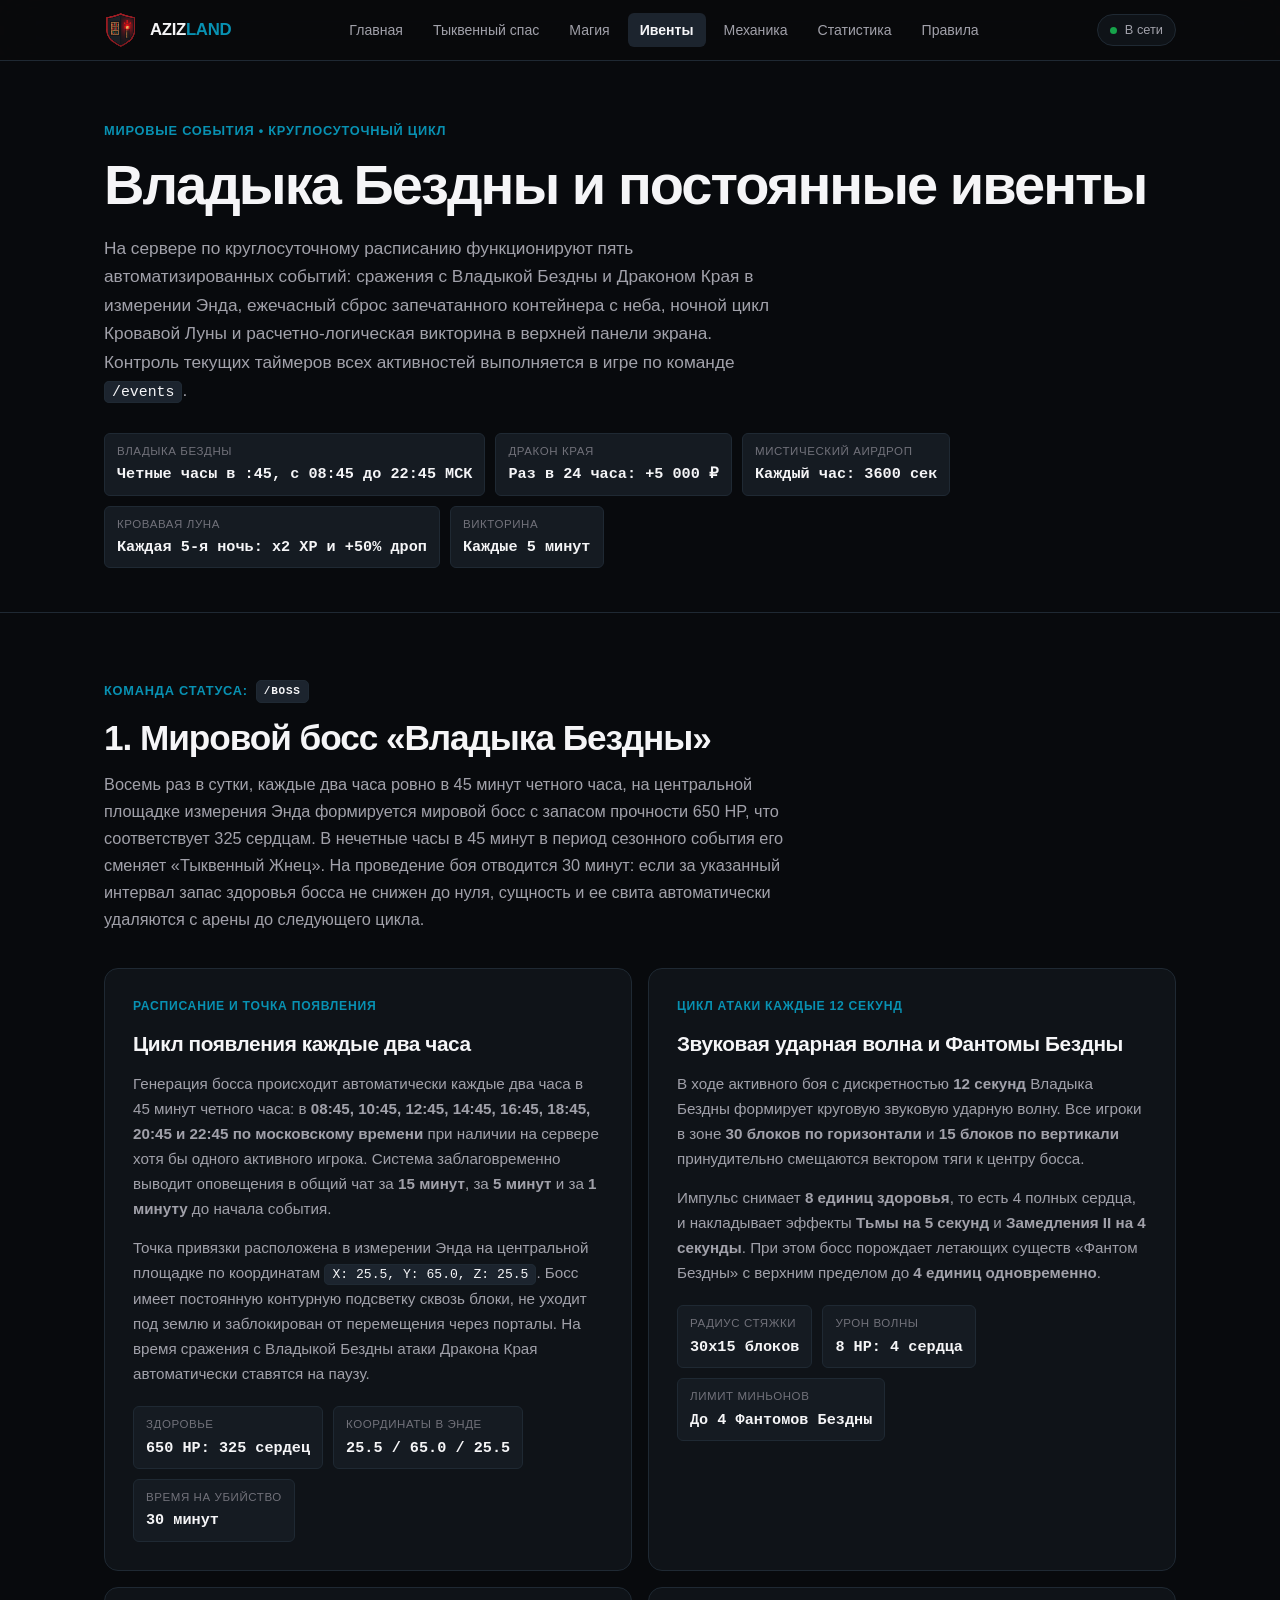
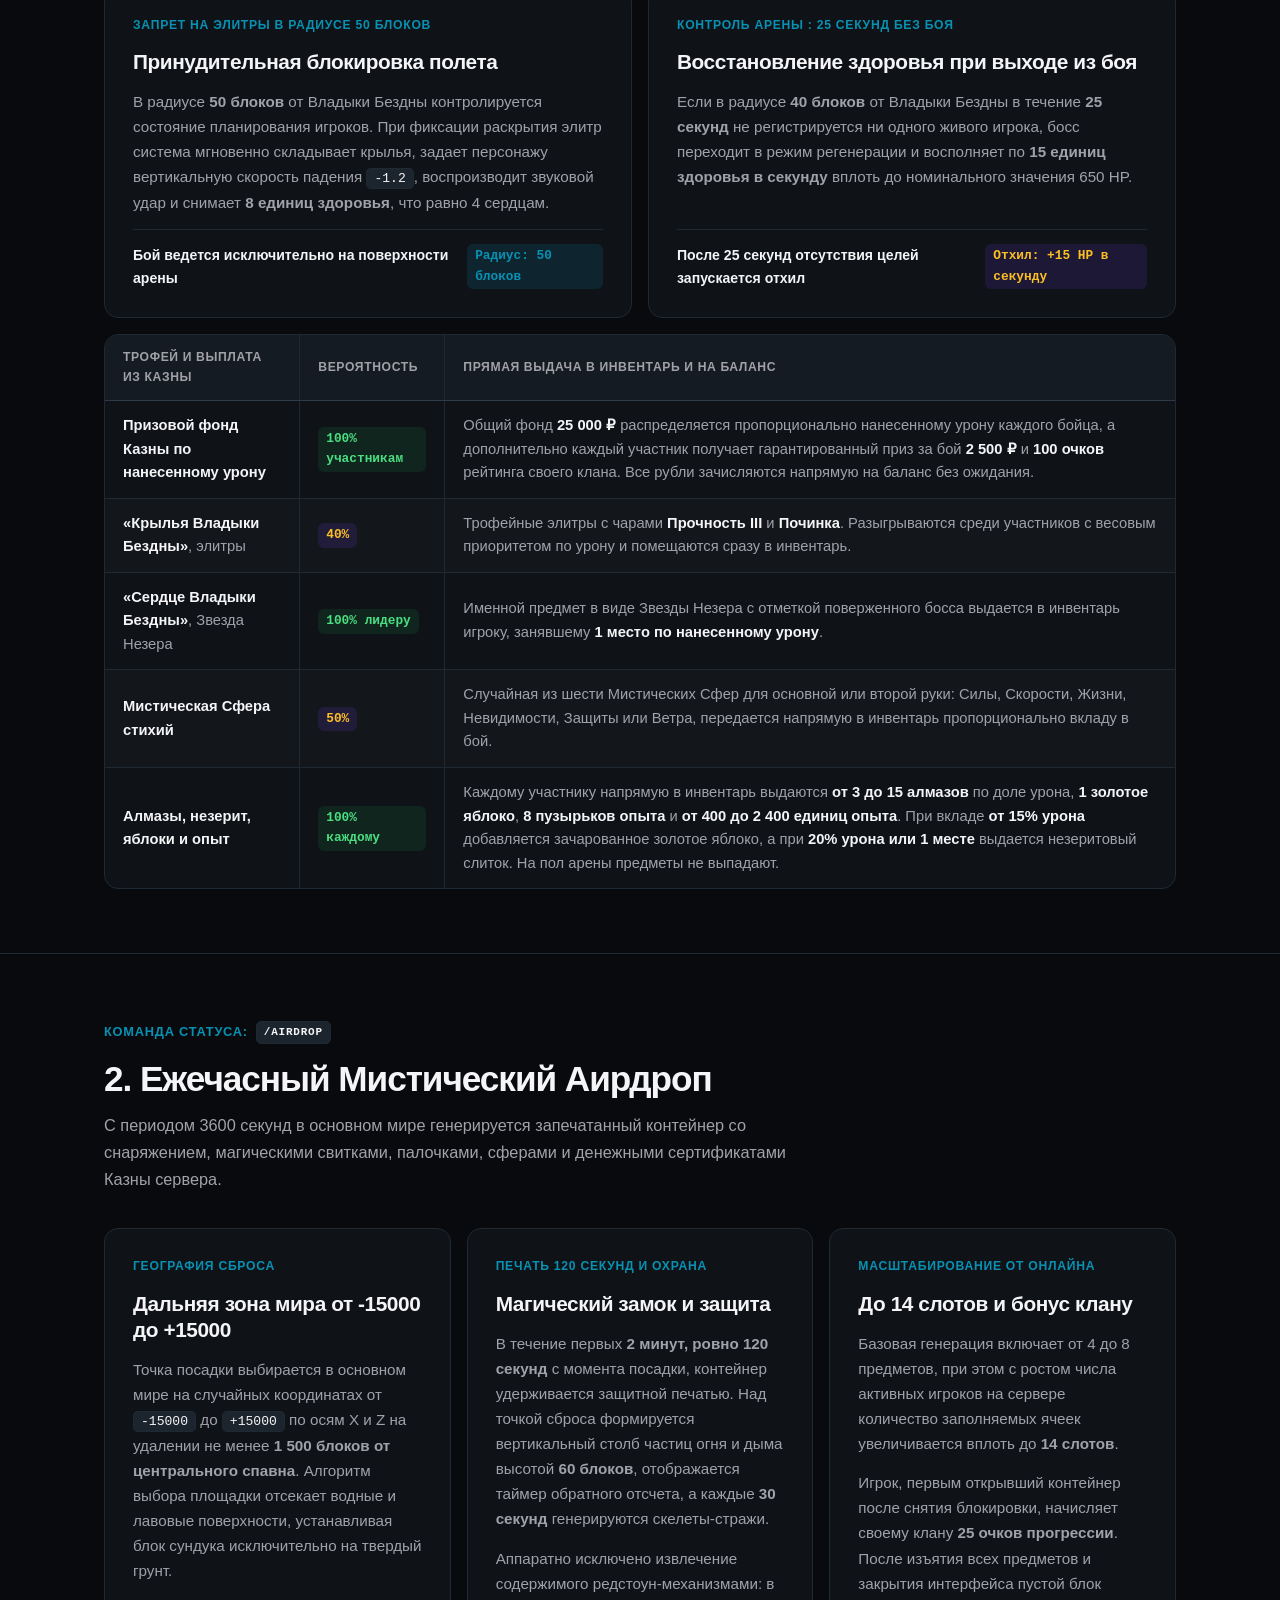
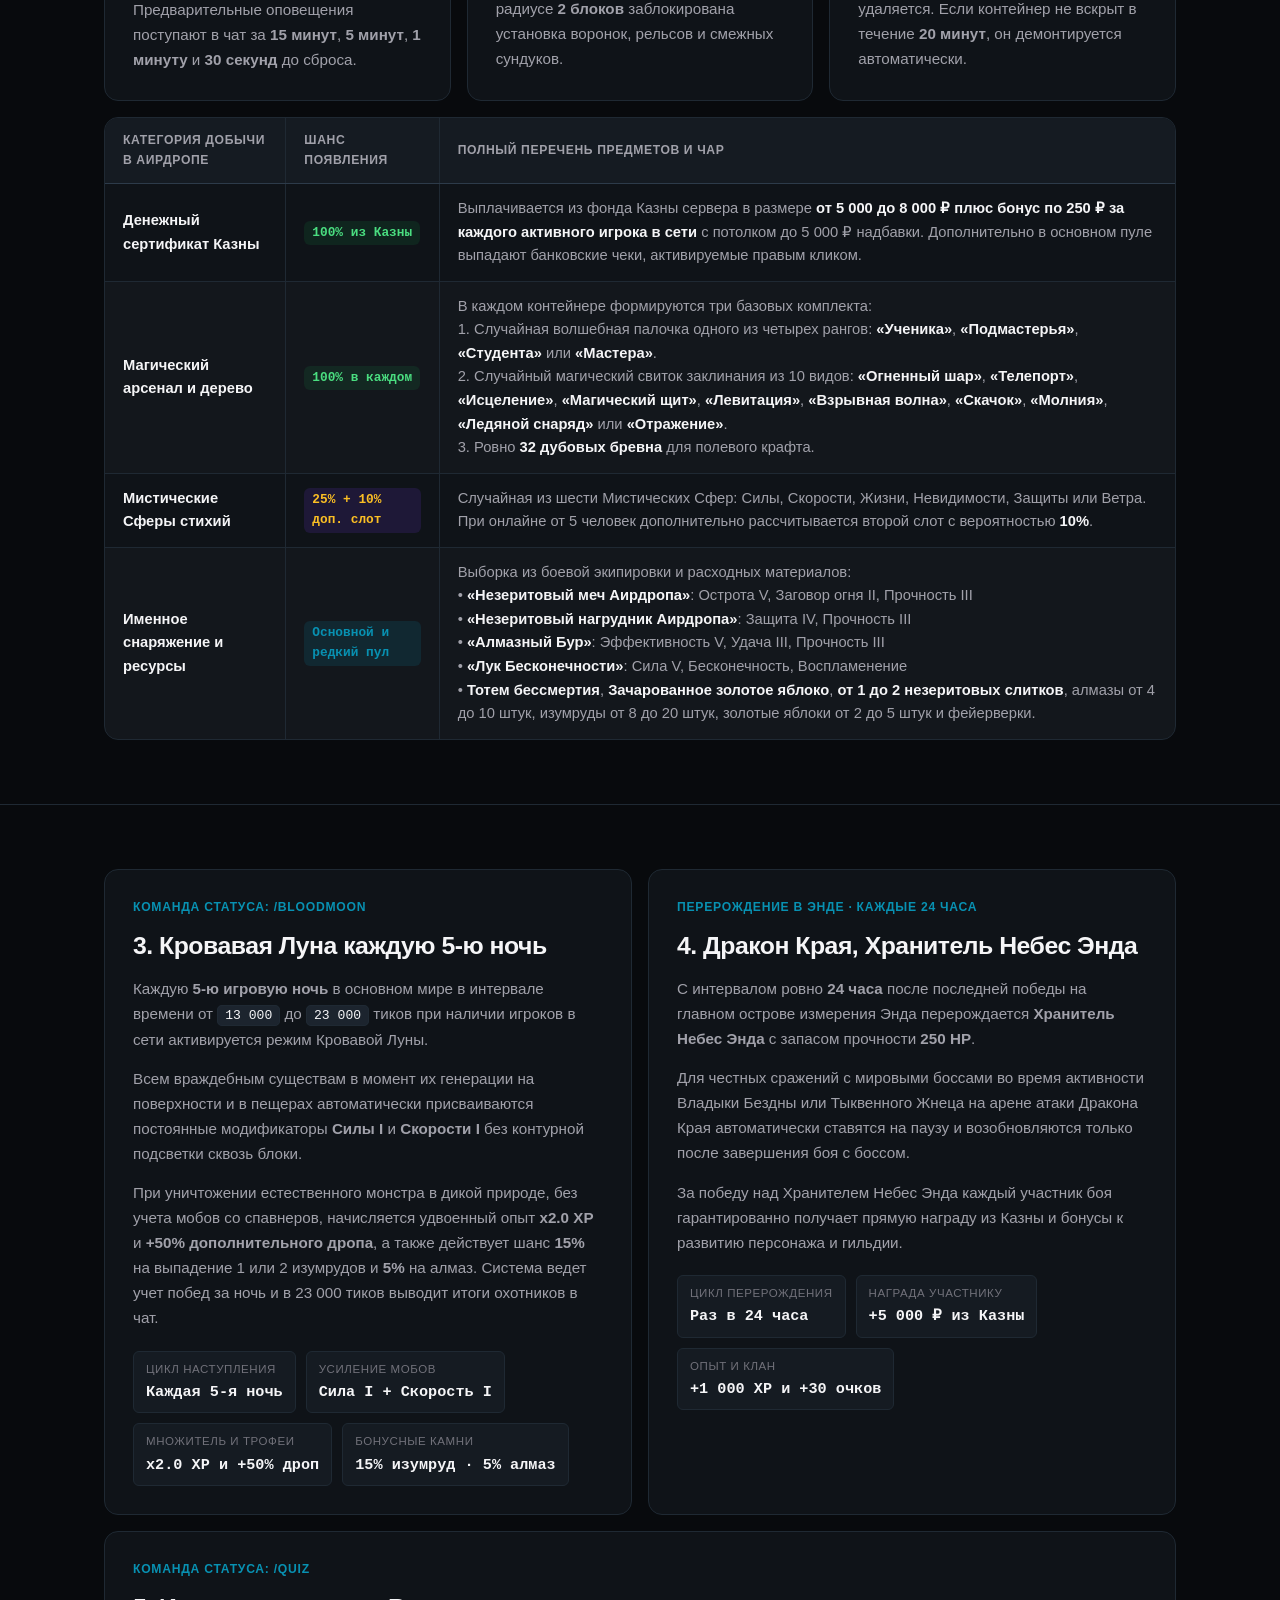
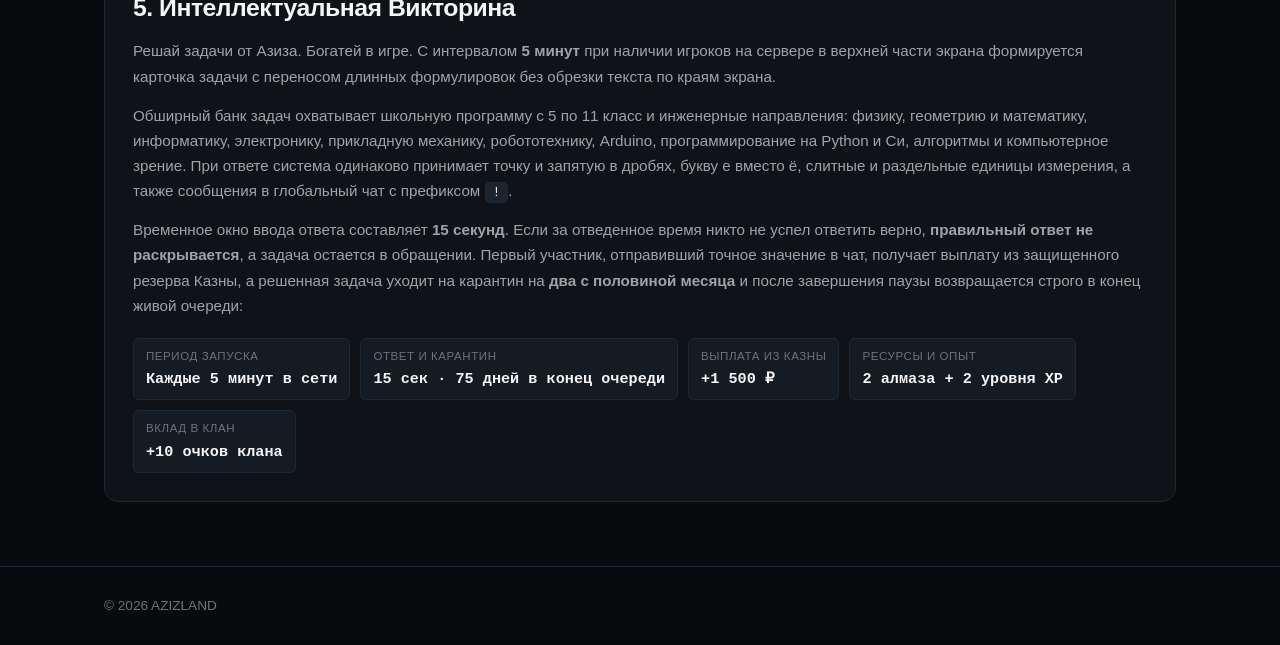
<file: bosses.html>
<!DOCTYPE html>
<html lang="ru">
<head>
    <meta charset="UTF-8">
    <meta name="viewport" content="width=device-width, initial-scale=1.0">
    <title>Владыка Бездны и Ивенты | Вики AZIZLAND</title>
    <meta name="description" content="Полное руководство по мировым событиям сервера AZIZLAND: расписание и способности Владыки Бездны и Дракона Края в Энде, ежечасный Мистический Аирдроп, Кровавая Луна и Интеллектуальная Викторина.">
    <link rel="icon" type="image/png" href="assets/logo.png">
    <link rel="stylesheet" href="style.css">
</head>
<body class="theme-void">

    <header class="site-header">
        <div class="nav-inner">
            <a href="index.html" class="brand">
                <img src="assets/logo.png" alt="Герб AZIZLAND" class="brand-crest pixel-art">
                <span class="brand-name">AZIZ<span>LAND</span></span>
            </a>
            <nav class="nav-menu" aria-label="Основная навигация">
                <a href="index.html" class="nav-item">Главная</a>
                <a href="halloween.html" class="nav-item">Тыквенный спас</a>
                <a href="magic.html" class="nav-item">Магия</a>
                <a href="bosses.html" class="nav-item active">Ивенты</a>
                <a href="mechanics.html" class="nav-item">Механика</a>
                <a href="stats.html" class="nav-item">Статистика</a>
                <a href="rules.html" class="nav-item">Правила</a>
            </nav>
            <div class="nav-status-pill">
                <span class="status-dot" id="navStatusDot"></span>
                <span id="navStatusText">В сети</span>
            </div>
        </div>
    </header>

    <main>
        <section class="page-hero">
            <div class="container">
                <div class="eyebrow">Мировые события • Круглосуточный цикл</div>
                <h1 class="hero-title">Владыка Бездны и постоянные ивенты</h1>
                <p class="hero-lead">
                    На сервере по круглосуточному расписанию функционируют пять автоматизированных событий: сражения с Владыкой Бездны и Драконом Края в измерении Энда, ежечасный сброс запечатанного контейнера с неба, ночной цикл Кровавой Луны и расчетно-логическая викторина в верхней панели экрана. Контроль текущих таймеров всех активностей выполняется в игре по команде <code class="inline-cmd">/events</code>.
                </p>

                <div class="stat-row" style="margin-top: 28px;">
                    <div class="stat-chip">
                        <span class="stat-chip-label">Владыка Бездны</span>
                        <span class="stat-chip-val">Четные часы в :45, с 08:45 до 22:45 МСК</span>
                    </div>
                    <div class="stat-chip">
                        <span class="stat-chip-label">Дракон Края</span>
                        <span class="stat-chip-val">Раз в 24 часа: +5 000 ₽</span>
                    </div>
                    <div class="stat-chip">
                        <span class="stat-chip-label">Мистический Аирдроп</span>
                        <span class="stat-chip-val">Каждый час: 3600 сек</span>
                    </div>
                    <div class="stat-chip">
                        <span class="stat-chip-label">Кровавая Луна</span>
                        <span class="stat-chip-val">Каждая 5-я ночь: x2 XP и +50% дроп</span>
                    </div>
                    <div class="stat-chip">
                        <span class="stat-chip-label">Викторина</span>
                        <span class="stat-chip-val">Каждые 5 минут</span>
                    </div>
                </div>
            </div>
        </section>

        <!-- 1. ВЛАДЫКА БЕЗДНЫ -->
        <section class="section" id="void-lord">
            <div class="container">
                <div class="section-head">
                    <div class="eyebrow">Команда статуса: <code class="inline-cmd">/boss</code></div>
                    <h2 class="section-title">1. Мировой босс «Владыка Бездны»</h2>
                    <p class="section-desc">
                        Восемь раз в сутки, каждые два часа ровно в 45 минут четного часа, на центральной площадке измерения Энда формируется мировой босс с запасом прочности 650 HP, что соответствует 325 сердцам. В нечетные часы в 45 минут в период сезонного события его сменяет «Тыквенный Жнец». На проведение боя отводится 30 минут: если за указанный интервал запас здоровья босса не снижен до нуля, сущность и ее свита автоматически удаляются с арены до следующего цикла.
                    </p>
                </div>

                <div class="bento-grid">
                    <div class="card col-6">
                        <span class="card-kicker">Расписание и точка появления</span>
                        <h3 class="card-title">Цикл появления каждые два часа</h3>
                        <p class="card-text">
                            Генерация босса происходит автоматически каждые два часа в 45 минут четного часа: в <strong>08:45, 10:45, 12:45, 14:45, 16:45, 18:45, 20:45 и 22:45 по московскому времени</strong> при наличии на сервере хотя бы одного активного игрока. Система заблаговременно выводит оповещения в общий чат за <strong>15 минут</strong>, за <strong>5 минут</strong> и за <strong>1 минуту</strong> до начала события.
                        </p>
                        <p class="card-text">
                            Точка привязки расположена в измерении Энда на центральной площадке по координатам <code class="inline-cmd">X: 25.5, Y: 65.0, Z: 25.5</code>. Босс имеет постоянную контурную подсветку сквозь блоки, не уходит под землю и заблокирован от перемещения через порталы. На время сражения с Владыкой Бездны атаки Дракона Края автоматически ставятся на паузу.
                        </p>
                        <div class="stat-row">
                            <div class="stat-chip">
                                <span class="stat-chip-label">Здоровье</span>
                                <span class="stat-chip-val">650 HP: 325 сердец</span>
                            </div>
                            <div class="stat-chip">
                                <span class="stat-chip-label">Координаты в Энде</span>
                                <span class="stat-chip-val">25.5 / 65.0 / 25.5</span>
                            </div>
                            <div class="stat-chip">
                                <span class="stat-chip-label">Время на убийство</span>
                                <span class="stat-chip-val">30 минут</span>
                            </div>
                        </div>
                    </div>

                    <div class="card col-6">
                        <span class="card-kicker">Цикл атаки каждые 12 секунд</span>
                        <h3 class="card-title">Звуковая ударная волна и Фантомы Бездны</h3>
                        <p class="card-text">
                            В ходе активного боя с дискретностью <strong>12 секунд</strong> Владыка Бездны формирует круговую звуковую ударную волну. Все игроки в зоне <strong>30 блоков по горизонтали</strong> и <strong>15 блоков по вертикали</strong> принудительно смещаются вектором тяги к центру босса.
                        </p>
                        <p class="card-text">
                            Импульс снимает <strong>8 единиц здоровья</strong>, то есть 4 полных сердца, и накладывает эффекты <strong>Тьмы на 5 секунд</strong> и <strong>Замедления II на 4 секунды</strong>. При этом босс порождает летающих существ «Фантом Бездны» с верхним пределом до <strong>4 единиц одновременно</strong>.
                        </p>
                        <div class="stat-row">
                            <div class="stat-chip">
                                <span class="stat-chip-label">Радиус стяжки</span>
                                <span class="stat-chip-val">30x15 блоков</span>
                            </div>
                            <div class="stat-chip">
                                <span class="stat-chip-label">Урон волны</span>
                                <span class="stat-chip-val">8 HP: 4 сердца</span>
                            </div>
                            <div class="stat-chip">
                                <span class="stat-chip-label">Лимит миньонов</span>
                                <span class="stat-chip-val">До 4 Фантомов Бездны</span>
                            </div>
                        </div>
                    </div>

                    <div class="card col-6">
                        <span class="card-kicker">Запрет на элитры в радиусе 50 блоков</span>
                        <h3 class="card-title">Принудительная блокировка полета</h3>
                        <p class="card-text">
                            В радиусе <strong>50 блоков</strong> от Владыки Бездны контролируется состояние планирования игроков. При фиксации раскрытия элитр система мгновенно складывает крылья, задает персонажу вертикальную скорость падения <code class="inline-cmd">-1.2</code>, воспроизводит звуковой удар и снимает <strong>8 единиц здоровья</strong>, что равно 4 сердцам.
                        </p>
                        <div class="card-link-footer">
                            <span>Бой ведется исключительно на поверхности арены</span>
                            <span class="chance-badge">Радиус: 50 блоков</span>
                        </div>
                    </div>

                    <div class="card col-6">
                        <span class="card-kicker">Контроль арены : 25 секунд без боя</span>
                        <h3 class="card-title">Восстановление здоровья при выходе из боя</h3>
                        <p class="card-text">
                            Если в радиусе <strong>40 блоков</strong> от Владыки Бездны в течение <strong>25 секунд</strong> не регистрируется ни одного живого игрока, босс переходит в режим регенерации и восполняет по <strong>15 единиц здоровья в секунду</strong> вплоть до номинального значения 650 HP.
                        </p>
                        <div class="card-link-footer">
                            <span>После 25 секунд отсутствия целей запускается отхил</span>
                            <span class="chance-badge amber">Отхил: +15 HP в секунду</span>
                        </div>
                    </div>

                    <div class="col-12">
                        <div class="spec-table-wrap">
                            <table class="spec-table">
                                <thead>
                                    <tr>
                                        <th>Трофей и выплата из Казны</th>
                                        <th>Вероятность</th>
                                        <th>Прямая выдача в инвентарь и на баланс</th>
                                    </tr>
                                </thead>
                                <tbody>
                                    <tr>
                                        <td><strong>Призовой фонд Казны по нанесенному урону</strong></td>
                                        <td><span class="chance-badge guaranteed">100% участникам</span></td>
                                        <td>Общий фонд <strong>25 000 ₽</strong> распределяется пропорционально нанесенному урону каждого бойца, а дополнительно каждый участник получает гарантированный приз за бой <strong>2 500 ₽</strong> и <strong>100 очков</strong> рейтинга своего клана. Все рубли зачисляются напрямую на баланс без ожидания.</td>
                                    </tr>
                                    <tr>
                                        <td><strong>«Крылья Владыки Бездны»</strong>, элитры</td>
                                        <td><span class="chance-badge amber">40%</span></td>
                                        <td>Трофейные элитры с чарами <strong>Прочность III</strong> и <strong>Починка</strong>. Разыгрываются среди участников с весовым приоритетом по урону и помещаются сразу в инвентарь.</td>
                                    </tr>
                                    <tr>
                                        <td><strong>«Сердце Владыки Бездны»</strong>, Звезда Незера</td>
                                        <td><span class="chance-badge guaranteed">100% лидеру</span></td>
                                        <td>Именной предмет в виде Звезды Незера с отметкой поверженного босса выдается в инвентарь игроку, занявшему <strong>1 место по нанесенному урону</strong>.</td>
                                    </tr>
                                    <tr>
                                        <td><strong>Мистическая Сфера стихий</strong></td>
                                        <td><span class="chance-badge amber">50%</span></td>
                                        <td>Случайная из шести Мистических Сфер для основной или второй руки: Силы, Скорости, Жизни, Невидимости, Защиты или Ветра, передается напрямую в инвентарь пропорционально вкладу в бой.</td>
                                    </tr>
                                    <tr>
                                        <td><strong>Алмазы, незерит, яблоки и опыт</strong></td>
                                        <td><span class="chance-badge guaranteed">100% каждому</span></td>
                                        <td>Каждому участнику напрямую в инвентарь выдаются <strong>от 3 до 15 алмазов</strong> по доле урона, <strong>1 золотое яблоко</strong>, <strong>8 пузырьков опыта</strong> и <strong>от 400 до 2 400 единиц опыта</strong>. При вкладе <strong>от 15% урона</strong> добавляется зачарованное золотое яблоко, а при <strong>20% урона или 1 месте</strong> выдается незеритовый слиток. На пол арены предметы не выпадают.</td>
                                    </tr>
                                </tbody>
                            </table>
                        </div>
                    </div>
                </div>
            </div>
        </section>

        <!-- 2. МИСТИЧЕСКИЙ АИРДРОП -->
        <section class="section" id="airdrop">
            <div class="container">
                <div class="section-head">
                    <div class="eyebrow">Команда статуса: <code class="inline-cmd">/airdrop</code></div>
                    <h2 class="section-title">2. Ежечасный Мистический Аирдроп</h2>
                    <p class="section-desc">
                        С периодом 3600 секунд в основном мире генерируется запечатанный контейнер со снаряжением, магическими свитками, палочками, сферами и денежными сертификатами Казны сервера.
                    </p>
                </div>

                <div class="bento-grid">
                    <div class="card col-4">
                        <span class="card-kicker">География сброса</span>
                        <h3 class="card-title">Дальняя зона мира от -15000 до +15000</h3>
                        <p class="card-text">
                            Точка посадки выбирается в основном мире на случайных координатах от <code class="inline-cmd">-15000</code> до <code class="inline-cmd">+15000</code> по осям X и Z на удалении не менее <strong>1 500 блоков от центрального спавна</strong>. Алгоритм выбора площадки отсекает водные и лавовые поверхности, устанавливая блок сундука исключительно на твердый грунт.
                        </p>
                        <p class="card-text">
                            Предварительные оповещения поступают в чат за <strong>15 минут</strong>, <strong>5 минут</strong>, <strong>1 минуту</strong> и <strong>30 секунд</strong> до сброса.
                        </p>
                    </div>

                    <div class="card col-4">
                        <span class="card-kicker">Печать 120 секунд и охрана</span>
                        <h3 class="card-title">Магический замок и защита</h3>
                        <p class="card-text">
                            В течение первых <strong>2 минут, ровно 120 секунд</strong> с момента посадки, контейнер удерживается защитной печатью. Над точкой сброса формируется вертикальный столб частиц огня и дыма высотой <strong>60 блоков</strong>, отображается таймер обратного отсчета, а каждые <strong>30 секунд</strong> генерируются скелеты-стражи.
                        </p>
                        <p class="card-text">
                            Аппаратно исключено извлечение содержимого редстоун-механизмами: в радиусе <strong>2 блоков</strong> заблокирована установка воронок, рельсов и смежных сундуков.
                        </p>
                    </div>

                    <div class="card col-4">
                        <span class="card-kicker">Масштабирование от онлайна</span>
                        <h3 class="card-title">До 14 слотов и бонус клану</h3>
                        <p class="card-text">
                            Базовая генерация включает от 4 до 8 предметов, при этом с ростом числа активных игроков на сервере количество заполняемых ячеек увеличивается вплоть до <strong>14 слотов</strong>.
                        </p>
                        <p class="card-text">
                            Игрок, первым открывший контейнер после снятия блокировки, начисляет своему клану <strong>25 очков прогрессии</strong>. После изъятия всех предметов и закрытия интерфейса пустой блок удаляется. Если контейнер не вскрыт в течение <strong>20 минут</strong>, он демонтируется автоматически.
                        </p>
                    </div>

                    <div class="col-12">
                        <div class="spec-table-wrap">
                            <table class="spec-table">
                                <thead>
                                    <tr>
                                        <th>Категория добычи в Аирдропе</th>
                                        <th>Шанс появления</th>
                                        <th>Полный перечень предметов и чар</th>
                                    </tr>
                                </thead>
                                <tbody>
                                    <tr>
                                        <td><strong>Денежный сертификат Казны</strong></td>
                                        <td><span class="chance-badge guaranteed">100% из Казны</span></td>
                                        <td>Выплачивается из фонда Казны сервера в размере <strong>от 5 000 до 8 000 ₽ плюс бонус по 250 ₽ за каждого активного игрока в сети</strong> с потолком до 5 000 ₽ надбавки. Дополнительно в основном пуле выпадают банковские чеки, активируемые правым кликом.</td>
                                    </tr>
                                    <tr>
                                        <td><strong>Магический арсенал и дерево</strong></td>
                                        <td><span class="chance-badge guaranteed">100% в каждом</span></td>
                                        <td>
                                            В каждом контейнере формируются три базовых комплекта:<br>
                                            1. Случайная волшебная палочка одного из четырех рангов: <strong>«Ученика»</strong>, <strong>«Подмастерья»</strong>, <strong>«Студента»</strong> или <strong>«Мастера»</strong>.<br>
                                            2. Случайный магический свиток заклинания из 10 видов: <strong>«Огненный шар»</strong>, <strong>«Телепорт»</strong>, <strong>«Исцеление»</strong>, <strong>«Магический щит»</strong>, <strong>«Левитация»</strong>, <strong>«Взрывная волна»</strong>, <strong>«Скачок»</strong>, <strong>«Молния»</strong>, <strong>«Ледяной снаряд»</strong> или <strong>«Отражение»</strong>.<br>
                                            3. Ровно <strong>32 дубовых бревна</strong> для полевого крафта.
                                        </td>
                                    </tr>
                                    <tr>
                                        <td><strong>Мистические Сферы стихий</strong></td>
                                        <td><span class="chance-badge amber">25% + 10% доп. слот</span></td>
                                        <td>Случайная из шести Мистических Сфер: Силы, Скорости, Жизни, Невидимости, Защиты или Ветра. При онлайне от 5 человек дополнительно рассчитывается второй слот с вероятностью <strong>10%</strong>.</td>
                                    </tr>
                                    <tr>
                                        <td><strong>Именное снаряжение и ресурсы</strong></td>
                                        <td><span class="chance-badge">Основной и редкий пул</span></td>
                                        <td>
                                            Выборка из боевой экипировки и расходных материалов:<br>
                                            • <strong>«Незеритовый меч Аирдропа»</strong>: Острота V, Заговор огня II, Прочность III<br>
                                            • <strong>«Незеритовый нагрудник Аирдропа»</strong>: Защита IV, Прочность III<br>
                                            • <strong>«Алмазный Бур»</strong>: Эффективность V, Удача III, Прочность III<br>
                                            • <strong>«Лук Бесконечности»</strong>: Сила V, Бесконечность, Воспламенение<br>
                                            • <strong>Тотем бессмертия</strong>, <strong>Зачарованное золотое яблоко</strong>, <strong>от 1 до 2 незеритовых слитков</strong>, алмазы от 4 до 10 штук, изумруды от 8 до 20 штук, золотые яблоки от 2 до 5 штук и фейерверки.
                                        </td>
                                    </tr>
                                </tbody>
                            </table>
                        </div>
                    </div>
                </div>
            </div>
        </section>

        <!-- 3. КРОВАВАЯ ЛУНА, ДРАКОН КРАЯ И ВИКТОРИНА -->
        <section class="section" id="bloodmoon-and-quiz">
            <div class="container">
                <div class="bento-grid">
                    <!-- Кровавая Луна -->
                    <div class="card col-6" id="bloodmoon">
                        <span class="card-kicker">Команда статуса: /bloodmoon</span>
                        <h2 class="card-title" style="font-size: 1.55rem;">3. Кровавая Луна каждую 5-ю ночь</h2>
                        <p class="card-text">
                            Каждую <strong>5-ю игровую ночь</strong> в основном мире в интервале времени от <code class="inline-cmd">13 000</code> до <code class="inline-cmd">23 000</code> тиков при наличии игроков в сети активируется режим Кровавой Луны.
                        </p>
                        <p class="card-text">
                            Всем враждебным существам в момент их генерации на поверхности и в пещерах автоматически присваиваются постоянные модификаторы <strong>Силы I</strong> и <strong>Скорости I</strong> без контурной подсветки сквозь блоки.
                        </p>
                        <p class="card-text">
                            При уничтожении естественного монстра в дикой природе, без учета мобов со спавнеров, начисляется удвоенный опыт <strong>x2.0 XP</strong> и <strong>+50% дополнительного дропа</strong>, а также действует шанс <strong>15%</strong> на выпадение 1 или 2 изумрудов и <strong>5%</strong> на алмаз. Система ведет учет побед за ночь и в 23 000 тиков выводит итоги охотников в чат.
                        </p>
                        <div class="stat-row">
                            <div class="stat-chip">
                                <span class="stat-chip-label">Цикл наступления</span>
                                <span class="stat-chip-val">Каждая 5-я ночь</span>
                            </div>
                            <div class="stat-chip">
                                <span class="stat-chip-label">Усиление мобов</span>
                                <span class="stat-chip-val">Сила I + Скорость I</span>
                            </div>
                            <div class="stat-chip">
                                <span class="stat-chip-label">Множитель и трофеи</span>
                                <span class="stat-chip-val">x2.0 XP и +50% дроп</span>
                            </div>
                            <div class="stat-chip">
                                <span class="stat-chip-label">Бонусные камни</span>
                                <span class="stat-chip-val">15% изумруд · 5% алмаз</span>
                            </div>
                        </div>
                    </div>

                    <!-- Дракон Края -->
                    <div class="card col-6" id="end-dragon">
                        <span class="card-kicker">Перерождение в Энде · каждые 24 часа</span>
                        <h2 class="card-title" style="font-size: 1.55rem;">4. Дракон Края, Хранитель Небес Энда</h2>
                        <p class="card-text">
                            С интервалом ровно <strong>24 часа</strong> после последней победы на главном острове измерения Энда перерождается <strong>Хранитель Небес Энда</strong> с запасом прочности <strong>250 HP</strong>.
                        </p>
                        <p class="card-text">
                            Для честных сражений с мировыми боссами во время активности Владыки Бездны или Тыквенного Жнеца на арене атаки Дракона Края автоматически ставятся на паузу и возобновляются только после завершения боя с боссом.
                        </p>
                        <p class="card-text">
                            За победу над Хранителем Небес Энда каждый участник боя гарантированно получает прямую награду из Казны и бонусы к развитию персонажа и гильдии.
                        </p>
                        <div class="stat-row">
                            <div class="stat-chip">
                                <span class="stat-chip-label">Цикл перерождения</span>
                                <span class="stat-chip-val">Раз в 24 часа</span>
                            </div>
                            <div class="stat-chip">
                                <span class="stat-chip-label">Награда участнику</span>
                                <span class="stat-chip-val">+5 000 ₽ из Казны</span>
                            </div>
                            <div class="stat-chip">
                                <span class="stat-chip-label">Опыт и клан</span>
                                <span class="stat-chip-val">+1 000 XP и +30 очков</span>
                            </div>
                        </div>
                    </div>

                    <!-- Интеллектуальная Викторина -->
                    <div class="card col-12" id="quiz">
                        <span class="card-kicker">Команда статуса: /quiz</span>
                        <h2 class="card-title" style="font-size: 1.55rem;">5. Интеллектуальная Викторина</h2>
                        <p class="card-text">
                            Решай задачи от Азиза. Богатей в игре. С интервалом <strong>5 минут</strong> при наличии игроков на сервере в верхней части экрана формируется карточка задачи с переносом длинных формулировок без обрезки текста по краям экрана.
                        </p>
                        <p class="card-text">
                            Обширный банк задач охватывает школьную программу с 5 по 11 класс и инженерные направления: физику, геометрию и математику, информатику, электронику, прикладную механику, робототехнику, Arduino, программирование на Python и Си, алгоритмы и компьютерное зрение. При ответе система одинаково принимает точку и запятую в дробях, букву е вместо ё, слитные и раздельные единицы измерения, а также сообщения в глобальный чат с префиксом <code class="inline-cmd">!</code>.
                        </p>
                        <p class="card-text">
                            Временное окно ввода ответа составляет <strong>15 секунд</strong>. Если за отведенное время никто не успел ответить верно, <strong>правильный ответ не раскрывается</strong>, а задача остается в обращении. Первый участник, отправивший точное значение в чат, получает выплату из защищенного резерва Казны, а решенная задача уходит на карантин на <strong>два с половиной месяца</strong> и после завершения паузы возвращается строго в конец живой очереди:
                        </p>
                        <div class="stat-row">
                            <div class="stat-chip">
                                <span class="stat-chip-label">Период запуска</span>
                                <span class="stat-chip-val">Каждые 5 минут в сети</span>
                            </div>
                            <div class="stat-chip">
                                <span class="stat-chip-label">Ответ и карантин</span>
                                <span class="stat-chip-val">15 сек · 75 дней в конец очереди</span>
                            </div>
                            <div class="stat-chip">
                                <span class="stat-chip-label">Выплата из Казны</span>
                                <span class="stat-chip-val">+1 500 ₽</span>
                            </div>
                            <div class="stat-chip">
                                <span class="stat-chip-label">Ресурсы и опыт</span>
                                <span class="stat-chip-val">2 алмаза + 2 уровня XP</span>
                            </div>
                            <div class="stat-chip">
                                <span class="stat-chip-label">Вклад в клан</span>
                                <span class="stat-chip-val">+10 очков клана</span>
                            </div>
                        </div>
                    </div>
                </div>
            </div>
        </section>
    </main>

    <footer class="site-footer">
        <div class="footer-inner">
            <span>&#169; 2026 AZIZLAND</span>
        </div>
    </footer>

    <div class="toast" id="toast" role="status" aria-live="polite"></div>
    <script src="app.js"></script>
</body>
</html>
</file>
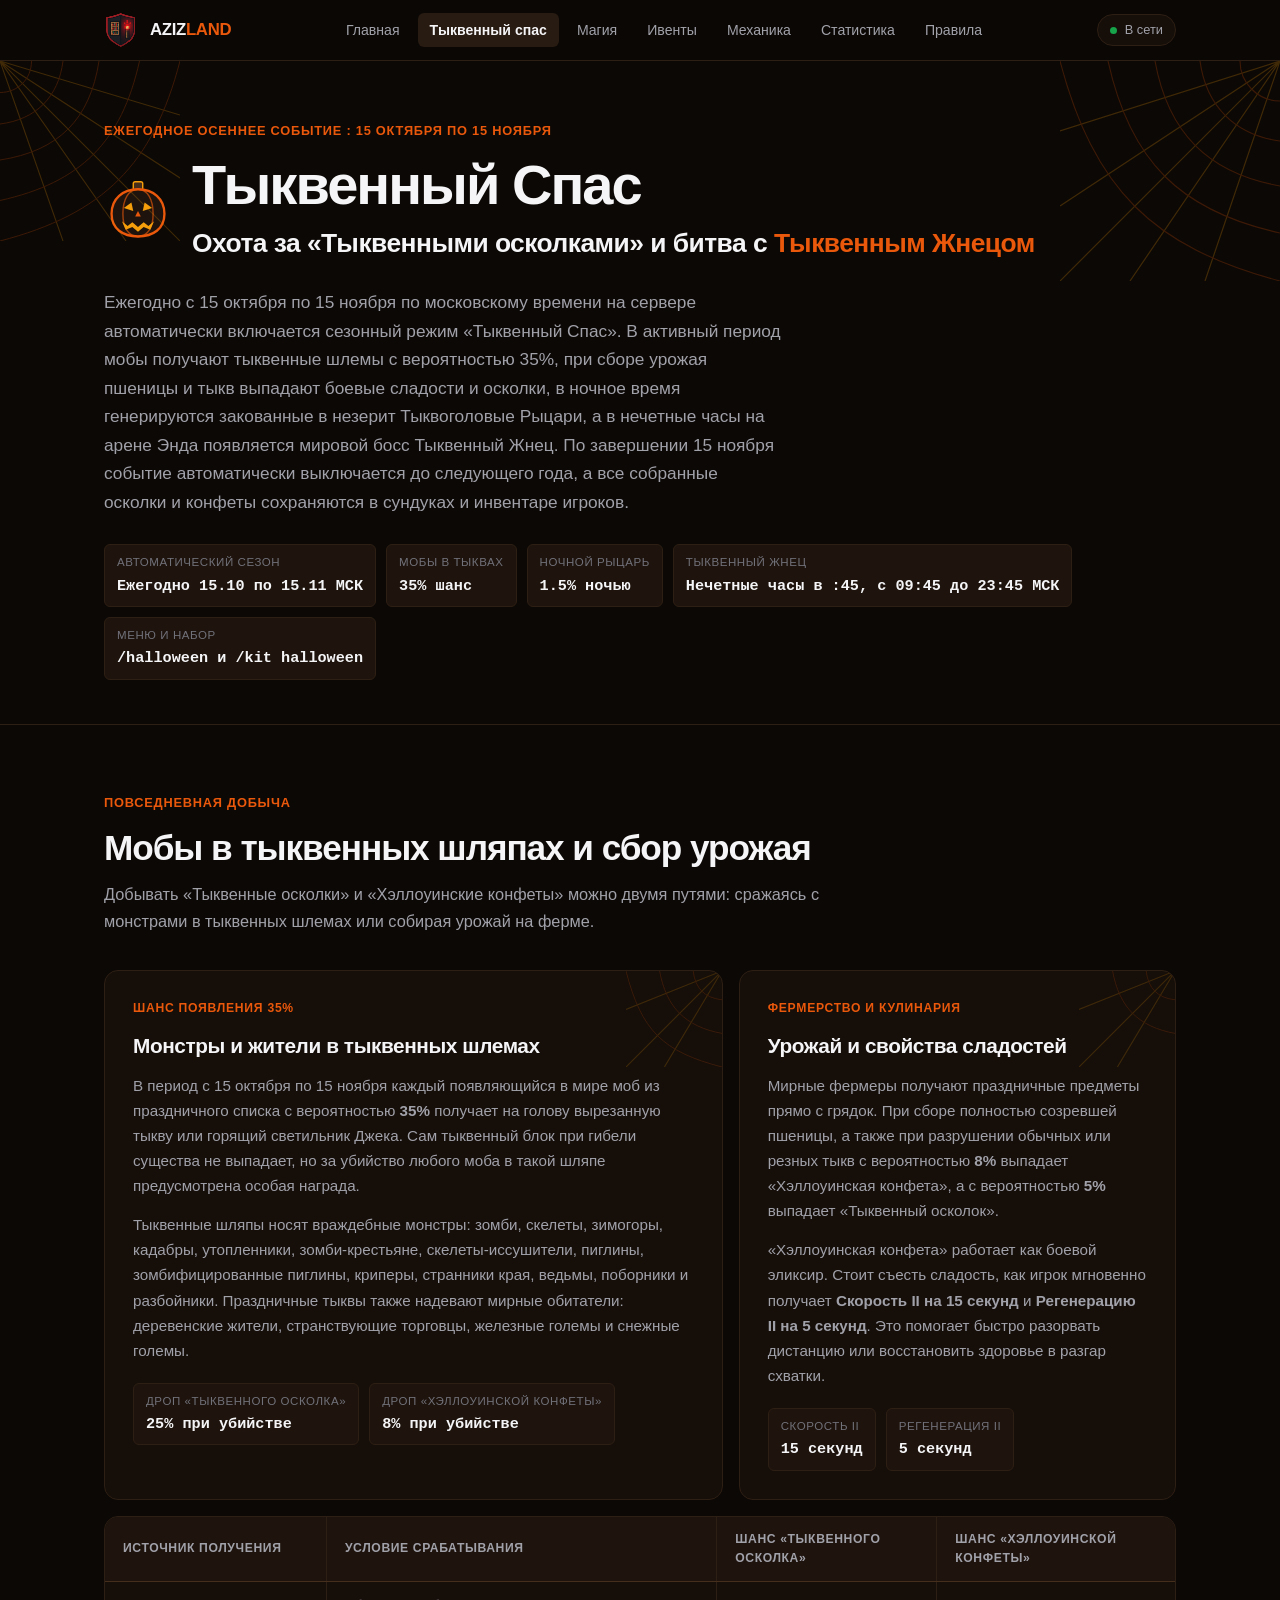
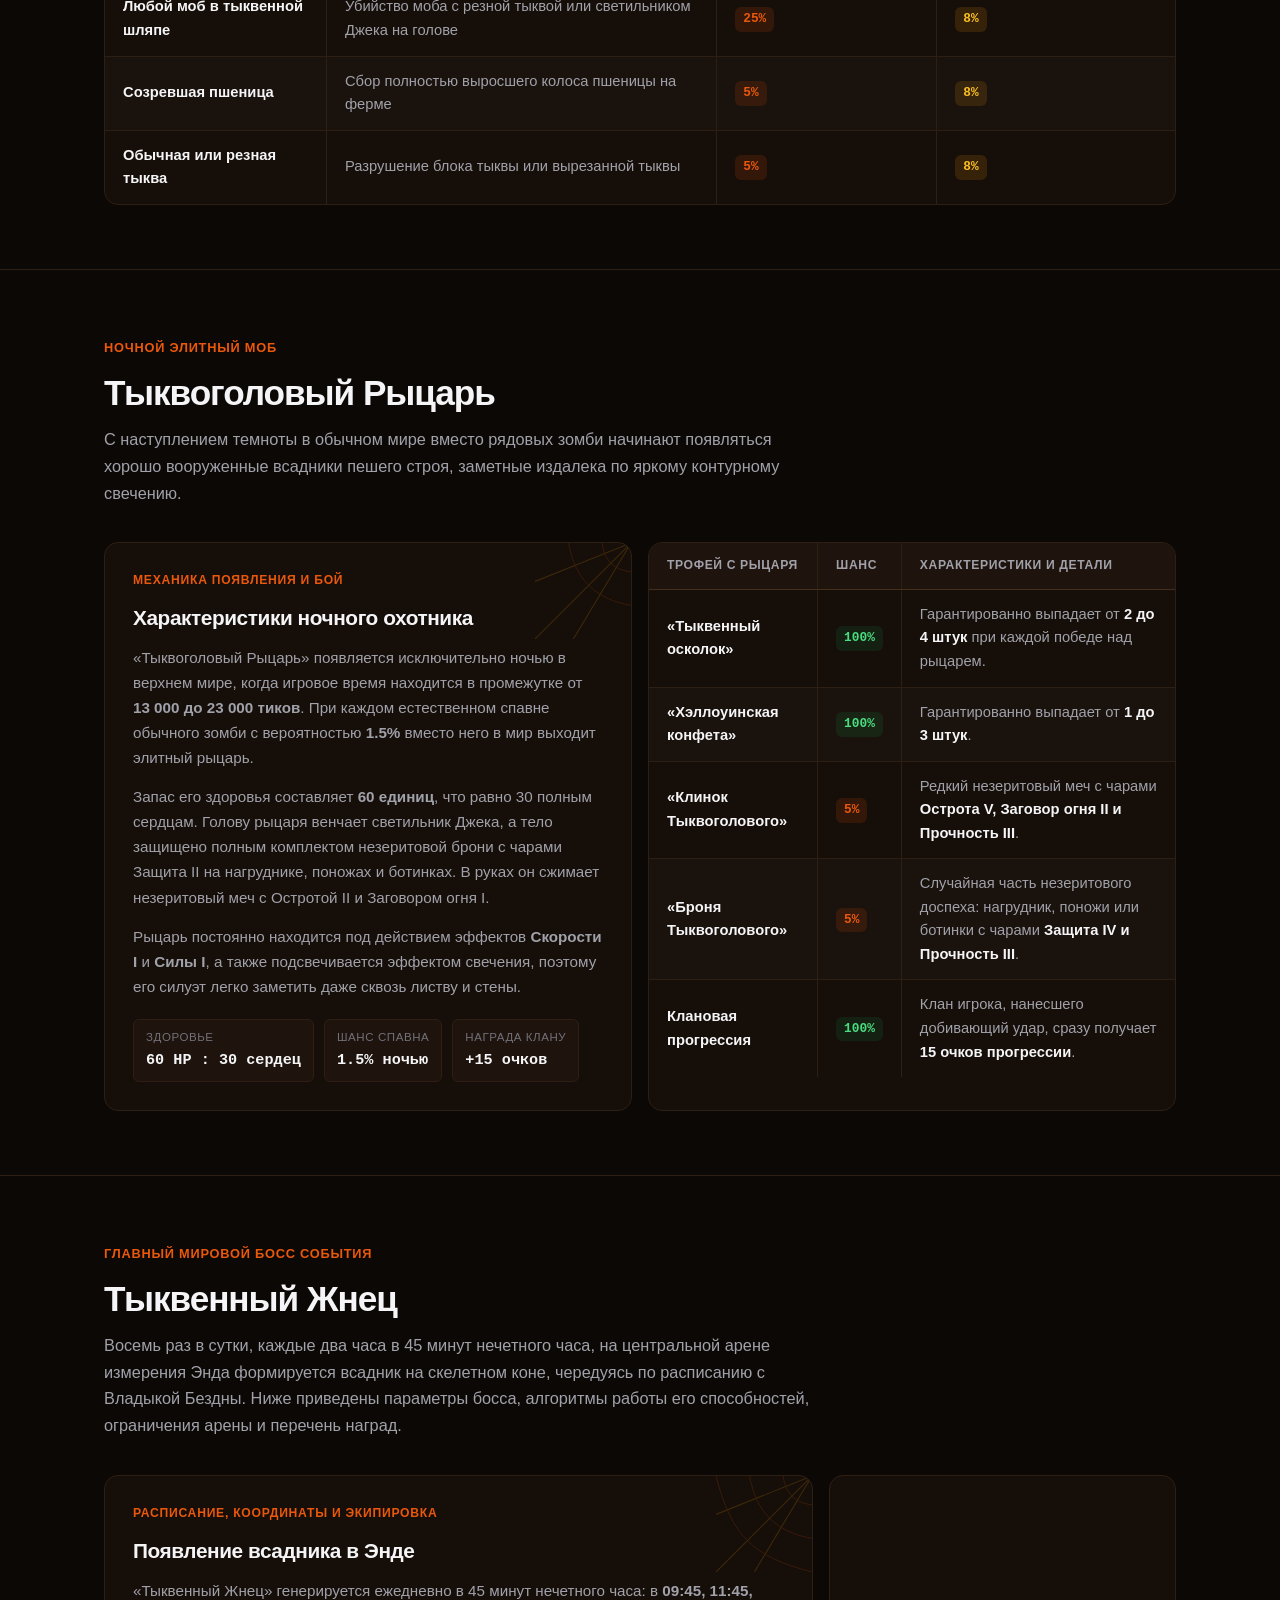
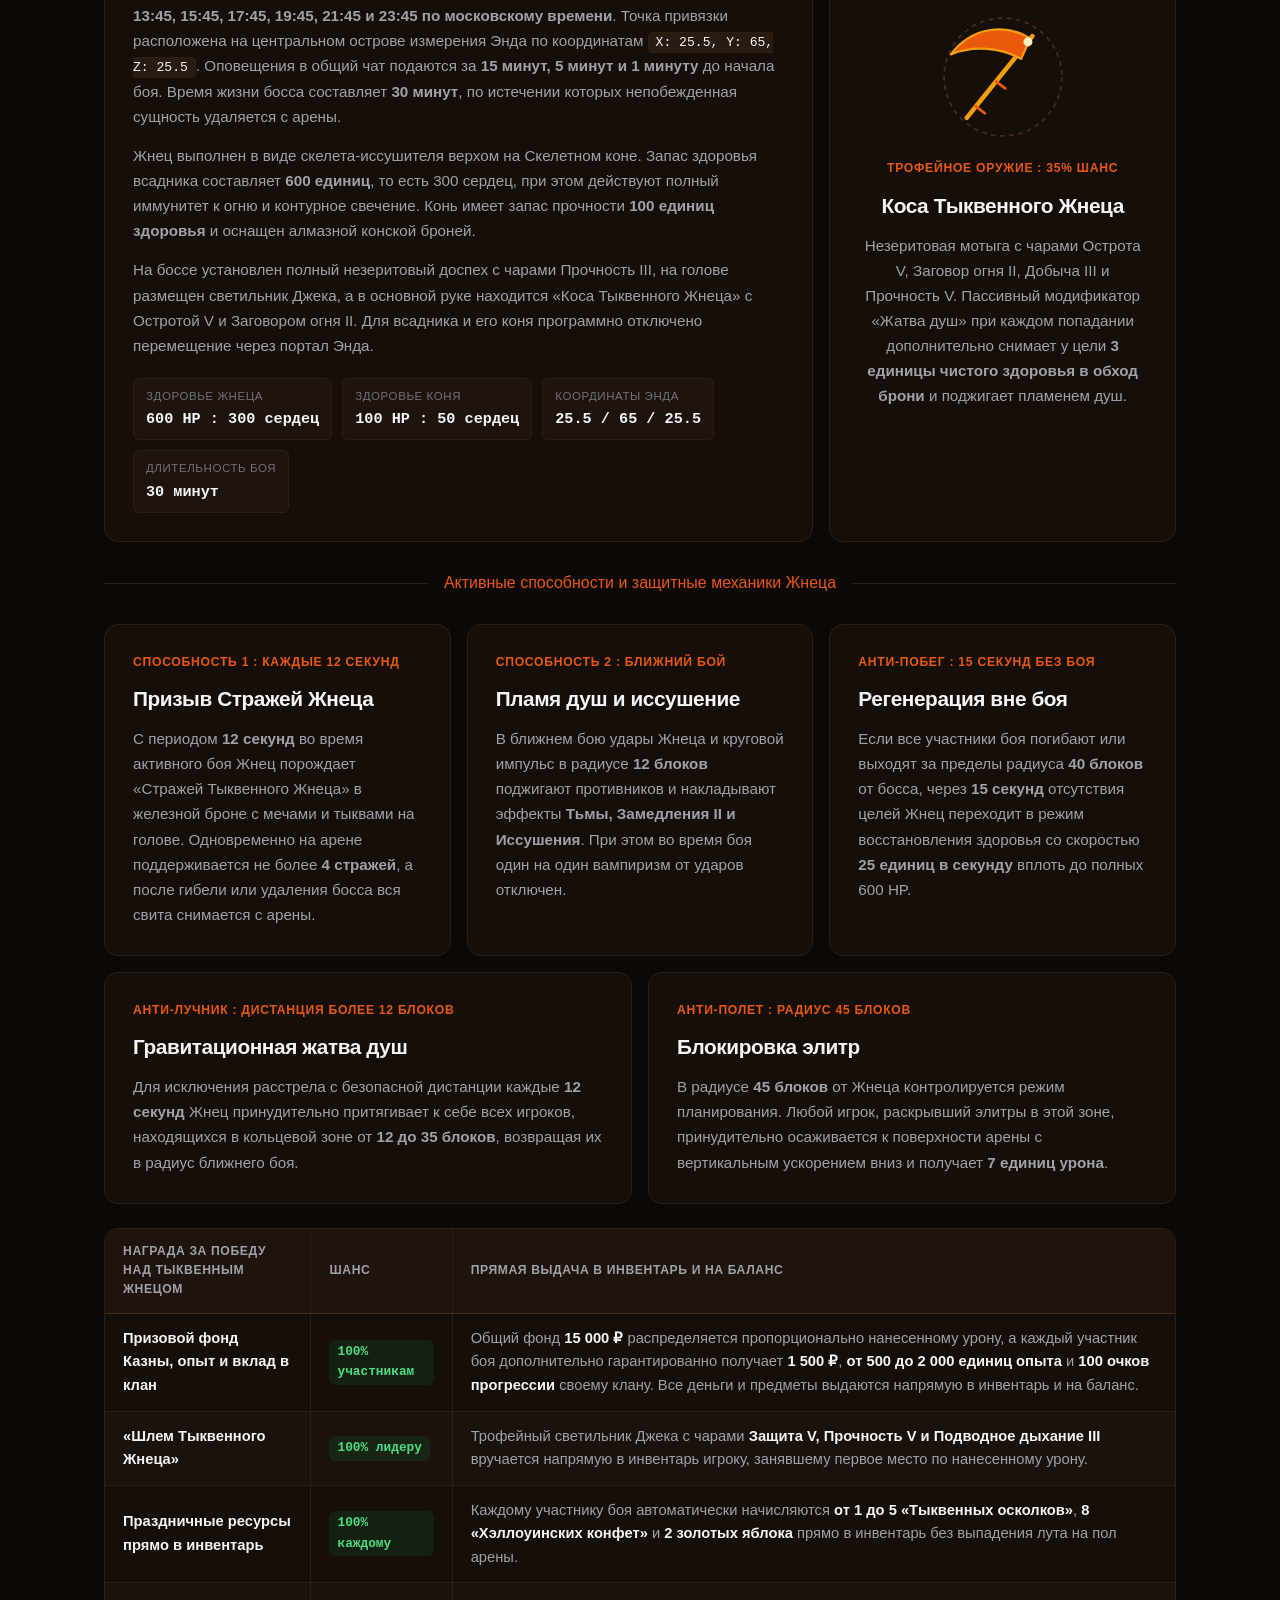
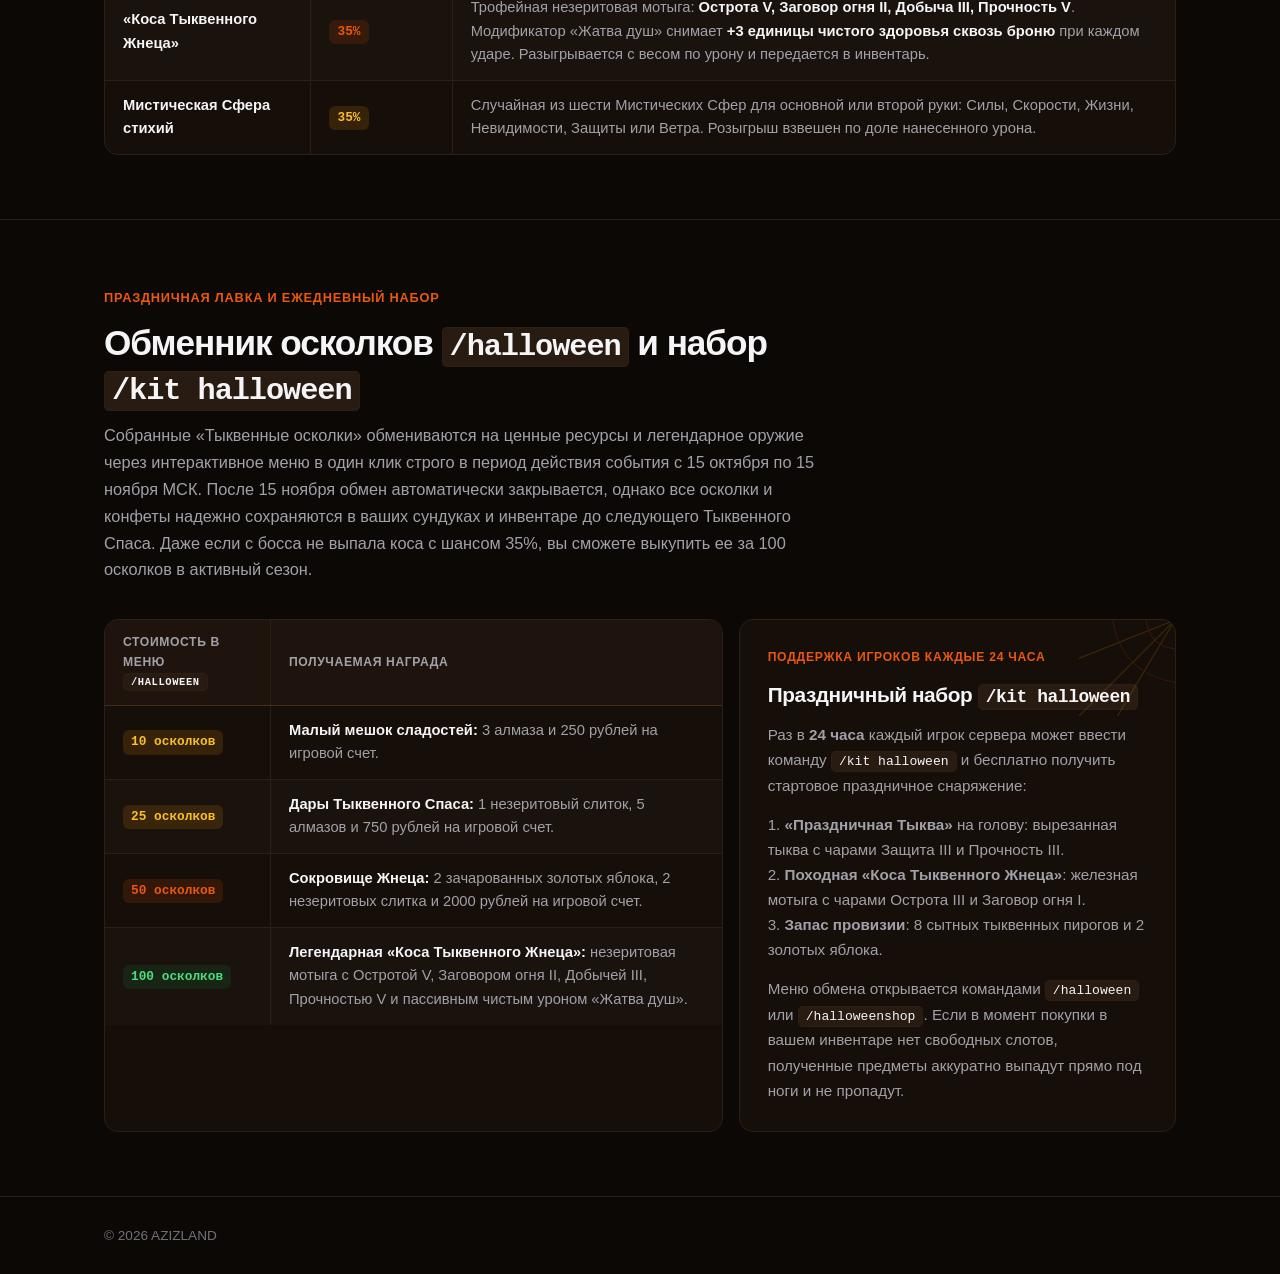
<file: halloween.html>
<!DOCTYPE html>
<html lang="ru">
<head>
    <meta charset="UTF-8">
    <meta name="viewport" content="width=device-width, initial-scale=1.0">
    <title>Тыквенный спас и Тыквенный Жнец : Вики сервера AZIZLAND</title>
    <meta name="description" content="Полное руководство по осеннему событию «Тыквенный Спас» на сервере AZIZLAND: даты с 15 октября по 15 ноября, мобы в тыквенных шляпах, Тыквоголовый Рыцарь, мировой босс Тыквенный Жнец и обмен осколков в меню /halloween.">
    <link rel="icon" type="image/png" href="assets/logo.png">
    <link rel="stylesheet" href="style.css">
</head>
<body class="theme-halloween">

    <header class="site-header">
        <div class="nav-inner">
            <a href="index.html" class="brand">
                <img src="assets/logo.png" alt="Герб AZIZLAND" class="brand-crest">
                <span class="brand-name">AZIZ<span>LAND</span></span>
            </a>
            <nav class="nav-menu" aria-label="Основная навигация">
                <a href="index.html" class="nav-item">Главная</a>
                <a href="halloween.html" class="nav-item active">Тыквенный спас</a>
                <a href="magic.html" class="nav-item">Магия</a>
                <a href="bosses.html" class="nav-item">Ивенты</a>
                <a href="mechanics.html" class="nav-item">Механика</a>
                <a href="stats.html" class="nav-item">Статистика</a>
                <a href="rules.html" class="nav-item">Правила</a>
            </nav>
            <div class="nav-status-pill">
                <span class="status-dot" id="navStatusDot"></span>
                <span id="navStatusText">В сети</span>
            </div>
        </div>
    </header>

    <main>
        <section class="page-hero">
            <svg class="cobweb-corner cobweb-top-left" viewBox="0 0 200 200" fill="none" xmlns="http://www.w3.org/2000/svg" aria-hidden="true">
                <path d="M200 0L0 200M200 0L60 200M200 0L130 200M200 0L0 130M200 0L0 60" stroke="#f59e0b" stroke-width="1.2"/>
                <path d="M165 0C165 20 180 35 200 35M130 0C135 40 160 65 200 70M90 0C100 65 135 100 200 110M45 0C65 90 110 135 200 155M0 0C30 115 85 170 200 200" stroke="#ea580c" stroke-width="1.1"/>
            </svg>
            <svg class="cobweb-corner cobweb-top-right" viewBox="0 0 220 220" fill="none" xmlns="http://www.w3.org/2000/svg" aria-hidden="true">
                <path d="M220 0L0 220M220 0L70 220M220 0L145 220M220 0L0 145M220 0L0 70" stroke="#f59e0b" stroke-width="1.2"/>
                <path d="M180 0C180 22 198 40 220 40M140 0C146 45 175 74 220 80M95 0C108 72 148 112 220 125M48 0C70 100 120 150 220 172M0 0C34 128 92 186 220 220" stroke="#ea580c" stroke-width="1.1"/>
            </svg>

            <div class="container">
                <div class="eyebrow">Ежегодное осеннее событие : 15 октября по 15 ноября</div>
                <div class="hero-crest-row">
                    <svg class="hero-crest-large" viewBox="0 0 72 72" fill="none" xmlns="http://www.w3.org/2000/svg" aria-label="Светильник Джека">
                        <rect x="31" y="6" width="10" height="9" rx="2" fill="#462e1c" stroke="#f59e0b" stroke-width="1.5"/>
                        <path d="M36 14C20 14 8 24 8 40C8 56 20 64 36 64C52 64 64 56 64 40C64 24 52 14 36 14Z" fill="#1e140d" stroke="#ea580c" stroke-width="2.5"/>
                        <path d="M36 14C26 14 20 25 20 40C20 55 26 64 36 64C46 64 52 55 52 40C52 25 46 14 36 14Z" stroke="#ea580c" stroke-width="1.5" stroke-opacity="0.65"/>
                        <polygon points="21,34 29,28 31,37" fill="#f59e0b"/>
                        <polygon points="51,34 43,28 41,37" fill="#f59e0b"/>
                        <polygon points="36,37 33,43 39,43" fill="#ea580c"/>
                        <path d="M19 48L25 53L30 49L36 54L42 49L47 53L53 48L49 57L42 54L36 59L30 54L23 57L19 48Z" fill="#f59e0b"/>
                    </svg>
                    <div>
                        <h1 class="hero-title" style="margin-bottom: 6px;">Тыквенный Спас</h1>
                        <p class="hero-slogan" style="margin-bottom: 0;">Охота за «Тыквенными осколками» и битва с <mark>Тыквенным Жнецом</mark></p>
                    </div>
                </div>
                <p class="hero-lead">
                    Ежегодно с 15 октября по 15 ноября по московскому времени на сервере автоматически включается сезонный режим «Тыквенный Спас». В активный период мобы получают тыквенные шлемы с вероятностью 35%, при сборе урожая пшеницы и тыкв выпадают боевые сладости и осколки, в ночное время генерируются закованные в незерит Тыквоголовые Рыцари, а в нечетные часы на арене Энда появляется мировой босс Тыквенный Жнец. По завершении 15 ноября событие автоматически выключается до следующего года, а все собранные осколки и конфеты сохраняются в сундуках и инвентаре игроков.
                </p>

                <div class="stat-row" style="margin-top: 28px;">
                    <div class="stat-chip">
                        <span class="stat-chip-label">Автоматический сезон</span>
                        <span class="stat-chip-val">Ежегодно 15.10 по 15.11 МСК</span>
                    </div>
                    <div class="stat-chip">
                        <span class="stat-chip-label">Мобы в тыквах</span>
                        <span class="stat-chip-val">35% шанс</span>
                    </div>
                    <div class="stat-chip">
                        <span class="stat-chip-label">Ночной Рыцарь</span>
                        <span class="stat-chip-val">1.5% ночью</span>
                    </div>
                    <div class="stat-chip">
                        <span class="stat-chip-label">Тыквенный Жнец</span>
                        <span class="stat-chip-val">Нечетные часы в :45, с 09:45 до 23:45 МСК</span>
                    </div>
                    <div class="stat-chip">
                        <span class="stat-chip-label">Меню и набор</span>
                        <span class="stat-chip-val">/halloween и /kit halloween</span>
                    </div>
                </div>
            </div>
        </section>

        <section class="section" id="mobs-and-harvest">
            <div class="container">
                <div class="section-head">
                    <div class="eyebrow">Повседневная добыча</div>
                    <h2 class="section-title">Мобы в тыквенных шляпах и сбор урожая</h2>
                    <p class="section-desc">
                        Добывать «Тыквенные осколки» и «Хэллоуинские конфеты» можно двумя путями: сражаясь с монстрами в тыквенных шлемах или собирая урожай на ферме.
                    </p>
                </div>

                <div class="bento-grid">
                    <article class="card col-7">
                        <svg class="card-cobweb" viewBox="0 0 100 100" fill="none" xmlns="http://www.w3.org/2000/svg" aria-hidden="true">
                            <path d="M100 0L0 100M100 0L40 100M100 0L0 40" stroke="#f59e0b" stroke-width="1.2"/>
                            <path d="M70 0C72 18 82 28 100 30M35 0C42 38 62 58 100 65M0 0C16 62 38 84 100 100" stroke="#ea580c" stroke-width="1"/>
                        </svg>
                        <span class="card-kicker">Шанс появления 35%</span>
                        <h3 class="card-title">Монстры и жители в тыквенных шлемах</h3>
                        <p class="card-text">
                            В период с 15 октября по 15 ноября каждый появляющийся в мире моб из праздничного списка с вероятностью <strong>35%</strong> получает на голову вырезанную тыкву или горящий светильник Джека. Сам тыквенный блок при гибели существа не выпадает, но за убийство любого моба в такой шляпе предусмотрена особая награда.
                        </p>
                        <p class="card-text">
                            Тыквенные шляпы носят враждебные монстры: зомби, скелеты, зимогоры, кадабры, утопленники, зомби-крестьяне, скелеты-иссушители, пиглины, зомбифицированные пиглины, криперы, странники края, ведьмы, поборники и разбойники. Праздничные тыквы также надевают мирные обитатели: деревенские жители, странствующие торговцы, железные големы и снежные големы.
                        </p>
                        <div class="stat-row">
                            <div class="stat-chip">
                                <span class="stat-chip-label">Дроп «Тыквенного осколка»</span>
                                <span class="stat-chip-val">25% при убийстве</span>
                            </div>
                            <div class="stat-chip">
                                <span class="stat-chip-label">Дроп «Хэллоуинской конфеты»</span>
                                <span class="stat-chip-val">8% при убийстве</span>
                            </div>
                        </div>
                    </article>

                    <article class="card col-5">
                        <svg class="card-cobweb" viewBox="0 0 100 100" fill="none" xmlns="http://www.w3.org/2000/svg" aria-hidden="true">
                            <path d="M100 0L0 100M100 0L40 100M100 0L0 40" stroke="#f59e0b" stroke-width="1.2"/>
                            <path d="M70 0C72 18 82 28 100 30M35 0C42 38 62 58 100 65" stroke="#ea580c" stroke-width="1"/>
                        </svg>
                        <span class="card-kicker">Фермерство и кулинария</span>
                        <h3 class="card-title">Урожай и свойства сладостей</h3>
                        <p class="card-text">
                            Мирные фермеры получают праздничные предметы прямо с грядок. При сборе полностью созревшей пшеницы, а также при разрушении обычных или резных тыкв с вероятностью <strong>8%</strong> выпадает «Хэллоуинская конфета», а с вероятностью <strong>5%</strong> выпадает «Тыквенный осколок».
                        </p>
                        <p class="card-text">
                            «Хэллоуинская конфета» работает как боевой эликсир. Стоит съесть сладость, как игрок мгновенно получает <strong>Скорость II на 15 секунд</strong> и <strong>Регенерацию II на 5 секунд</strong>. Это помогает быстро разорвать дистанцию или восстановить здоровье в разгар схватки.
                        </p>
                        <div class="stat-row">
                            <div class="stat-chip">
                                <span class="stat-chip-label">Скорость II</span>
                                <span class="stat-chip-val">15 секунд</span>
                            </div>
                            <div class="stat-chip">
                                <span class="stat-chip-label">Регенерация II</span>
                                <span class="stat-chip-val">5 секунд</span>
                            </div>
                        </div>
                    </article>
                </div>

                <div class="spec-table-wrap" style="margin-top: 16px;">
                    <table class="spec-table">
                        <thead>
                            <tr>
                                <th>Источник получения</th>
                                <th>Условие срабатывания</th>
                                <th>Шанс «Тыквенного осколка»</th>
                                <th>Шанс «Хэллоуинской конфеты»</th>
                            </tr>
                        </thead>
                        <tbody>
                            <tr>
                                <td><strong>Любой моб в тыквенной шляпе</strong></td>
                                <td>Убийство моба с резной тыквой или светильником Джека на голове</td>
                                <td><span class="chance-badge">25%</span></td>
                                <td><span class="chance-badge amber">8%</span></td>
                            </tr>
                            <tr>
                                <td><strong>Созревшая пшеница</strong></td>
                                <td>Сбор полностью выросшего колоса пшеницы на ферме</td>
                                <td><span class="chance-badge">5%</span></td>
                                <td><span class="chance-badge amber">8%</span></td>
                            </tr>
                            <tr>
                                <td><strong>Обычная или резная тыква</strong></td>
                                <td>Разрушение блока тыквы или вырезанной тыквы</td>
                                <td><span class="chance-badge">5%</span></td>
                                <td><span class="chance-badge amber">8%</span></td>
                            </tr>
                        </tbody>
                    </table>
                </div>
            </div>
        </section>

        <section class="section" id="pumpkin-knight">
            <div class="container">
                <div class="section-head">
                    <div class="eyebrow">Ночной элитный моб</div>
                    <h2 class="section-title">Тыквоголовый Рыцарь</h2>
                    <p class="section-desc">
                        С наступлением темноты в обычном мире вместо рядовых зомби начинают появляться хорошо вооруженные всадники пешего строя, заметные издалека по яркому контурному свечению.
                    </p>
                </div>

                <div class="bento-grid">
                    <article class="card col-6">
                        <svg class="card-cobweb" viewBox="0 0 100 100" fill="none" xmlns="http://www.w3.org/2000/svg" aria-hidden="true">
                            <path d="M100 0L0 100M100 0L40 100M100 0L0 40" stroke="#f59e0b" stroke-width="1.2"/>
                            <path d="M70 0C72 18 82 28 100 30M35 0C42 38 62 58 100 65" stroke="#ea580c" stroke-width="1"/>
                        </svg>
                        <span class="card-kicker">Механика появления и бой</span>
                        <h3 class="card-title">Характеристики ночного охотника</h3>
                        <p class="card-text">
                            «Тыквоголовый Рыцарь» появляется исключительно ночью в верхнем мире, когда игровое время находится в промежутке от <strong>13 000 до 23 000 тиков</strong>. При каждом естественном спавне обычного зомби с вероятностью <strong>1.5%</strong> вместо него в мир выходит элитный рыцарь.
                        </p>
                        <p class="card-text">
                            Запас его здоровья составляет <strong>60 единиц</strong>, что равно 30 полным сердцам. Голову рыцаря венчает светильник Джека, а тело защищено полным комплектом незеритовой брони с чарами Защита II на нагруднике, поножах и ботинках. В руках он сжимает незеритовый меч с Остротой II и Заговором огня I.
                        </p>
                        <p class="card-text">
                            Рыцарь постоянно находится под действием эффектов <strong>Скорости I</strong> и <strong>Силы I</strong>, а также подсвечивается эффектом свечения, поэтому его силуэт легко заметить даже сквозь листву и стены.
                        </p>
                        <div class="stat-row">
                            <div class="stat-chip">
                                <span class="stat-chip-label">Здоровье</span>
                                <span class="stat-chip-val">60 HP : 30 сердец</span>
                            </div>
                            <div class="stat-chip">
                                <span class="stat-chip-label">Шанс спавна</span>
                                <span class="stat-chip-val">1.5% ночью</span>
                            </div>
                            <div class="stat-chip">
                                <span class="stat-chip-label">Награда клану</span>
                                <span class="stat-chip-val">+15 очков</span>
                            </div>
                        </div>
                    </article>

                    <div class="col-6">
                        <div class="spec-table-wrap" style="height: 100%;">
                            <table class="spec-table">
                                <thead>
                                    <tr>
                                        <th>Трофей с Рыцаря</th>
                                        <th>Шанс</th>
                                        <th>Характеристики и детали</th>
                                    </tr>
                                </thead>
                                <tbody>
                                    <tr>
                                        <td><strong>«Тыквенный осколок»</strong></td>
                                        <td><span class="chance-badge guaranteed">100%</span></td>
                                        <td>Гарантированно выпадает от <strong>2 до 4 штук</strong> при каждой победе над рыцарем.</td>
                                    </tr>
                                    <tr>
                                        <td><strong>«Хэллоуинская конфета»</strong></td>
                                        <td><span class="chance-badge guaranteed">100%</span></td>
                                        <td>Гарантированно выпадает от <strong>1 до 3 штук</strong>.</td>
                                    </tr>
                                    <tr>
                                        <td><strong>«Клинок Тыквоголового»</strong></td>
                                        <td><span class="chance-badge">5%</span></td>
                                        <td>Редкий незеритовый меч с чарами <strong>Острота V, Заговор огня II и Прочность III</strong>.</td>
                                    </tr>
                                    <tr>
                                        <td><strong>«Броня Тыквоголового»</strong></td>
                                        <td><span class="chance-badge">5%</span></td>
                                        <td>Случайная часть незеритового доспеха: нагрудник, поножи или ботинки с чарами <strong>Защита IV и Прочность III</strong>.</td>
                                    </tr>
                                    <tr>
                                        <td><strong>Клановая прогрессия</strong></td>
                                        <td><span class="chance-badge guaranteed">100%</span></td>
                                        <td>Клан игрока, нанесшего добивающий удар, сразу получает <strong>15 очков прогрессии</strong>.</td>
                                    </tr>
                                </tbody>
                            </table>
                        </div>
                    </div>
                </div>
            </div>
        </section>

        <section class="section" id="pumpkin-reaper">
            <div class="container">
                <div class="section-head">
                    <div class="eyebrow">Главный мировой босс события</div>
                    <h2 class="section-title">Тыквенный Жнец</h2>
                    <p class="section-desc">
                        Восемь раз в сутки, каждые два часа в 45 минут нечетного часа, на центральной арене измерения Энда формируется всадник на скелетном коне, чередуясь по расписанию с Владыкой Бездны. Ниже приведены параметры босса, алгоритмы работы его способностей, ограничения арены и перечень наград.
                    </p>
                </div>

                <div class="bento-grid">
                    <article class="card col-8">
                        <svg class="card-cobweb" viewBox="0 0 100 100" fill="none" xmlns="http://www.w3.org/2000/svg" aria-hidden="true">
                            <path d="M100 0L0 100M100 0L40 100M100 0L0 40" stroke="#f59e0b" stroke-width="1.2"/>
                            <path d="M70 0C72 18 82 28 100 30M35 0C42 38 62 58 100 65M0 0C16 62 38 84 100 100" stroke="#ea580c" stroke-width="1"/>
                        </svg>
                        <span class="card-kicker">Расписание, координаты и экипировка</span>
                        <h3 class="card-title">Появление всадника в Энде</h3>
                        <p class="card-text">
                            «Тыквенный Жнец» генерируется ежедневно в 45 минут нечетного часа: в <strong>09:45, 11:45, 13:45, 15:45, 17:45, 19:45, 21:45 и 23:45 по московскому времени</strong>. Точка привязки расположена на центральном острове измерения Энда по координатам <code class="inline-cmd">X: 25.5, Y: 65, Z: 25.5</code>. Оповещения в общий чат подаются за <strong>15 минут, 5 минут и 1 минуту</strong> до начала боя. Время жизни босса составляет <strong>30 минут</strong>, по истечении которых непобежденная сущность удаляется с арены.
                        </p>
                        <p class="card-text">
                            Жнец выполнен в виде скелета-иссушителя верхом на Скелетном коне. Запас здоровья всадника составляет <strong>600 единиц</strong>, то есть 300 сердец, при этом действуют полный иммунитет к огню и контурное свечение. Конь имеет запас прочности <strong>100 единиц здоровья</strong> и оснащен алмазной конской броней.
                        </p>
                        <p class="card-text">
                            На боссе установлен полный незеритовый доспех с чарами Прочность III, на голове размещен светильник Джека, а в основной руке находится «Коса Тыквенного Жнеца» с Остротой V и Заговором огня II. Для всадника и его коня программно отключено перемещение через портал Энда.
                        </p>
                        <div class="stat-row">
                            <div class="stat-chip">
                                <span class="stat-chip-label">Здоровье Жнеца</span>
                                <span class="stat-chip-val">600 HP : 300 сердец</span>
                            </div>
                            <div class="stat-chip">
                                <span class="stat-chip-label">Здоровье коня</span>
                                <span class="stat-chip-val">100 HP : 50 сердец</span>
                            </div>
                            <div class="stat-chip">
                                <span class="stat-chip-label">Координаты Энда</span>
                                <span class="stat-chip-val">25.5 / 65 / 25.5</span>
                            </div>
                            <div class="stat-chip">
                                <span class="stat-chip-label">Длительность боя</span>
                                <span class="stat-chip-val">30 минут</span>
                            </div>
                        </div>
                    </article>

                    <article class="card col-4" style="justify-content: center; align-items: center; text-align: center;">
                        <svg width="136" height="136" viewBox="0 0 120 120" fill="none" xmlns="http://www.w3.org/2000/svg" aria-label="Коса Тыквенного Жнеца">
                            <circle cx="60" cy="60" r="52" stroke="#462e1c" stroke-width="1.5" stroke-dasharray="4 4"/>
                            <path d="M28 96L86 24" stroke="#f59e0b" stroke-width="4" stroke-linecap="round"/>
                            <path d="M84 26C62 12 32 16 14 40C34 32 58 34 76 44L84 26Z" fill="#ea580c" stroke="#f59e0b" stroke-width="2" stroke-linejoin="round"/>
                            <circle cx="82" cy="29" r="4" fill="#fef3c7"/>
                            <path d="M36 86L44 92M54 64L62 70" stroke="#ea580c" stroke-width="2.5" stroke-linecap="round"/>
                        </svg>
                        <span class="card-kicker">Трофейное оружие : 35% шанс</span>
                        <h3 class="card-title">Коса Тыквенного Жнеца</h3>
                        <p class="card-text">
                            Незеритовая мотыга с чарами Острота V, Заговор огня II, Добыча III и Прочность V. Пассивный модификатор «Жатва душ» при каждом попадании дополнительно снимает у цели <strong>3 единицы чистого здоровья в обход брони</strong> и поджигает пламенем душ.
                        </p>
                    </article>
                </div>

                <div class="pumpkin-divider" aria-hidden="true">
                    <span>Активные способности и защитные механики Жнеца</span>
                </div>

                <div class="bento-grid">
                    <article class="card col-4">
                        <span class="card-kicker">Способность 1 : каждые 12 секунд</span>
                        <h3 class="card-title">Призыв Стражей Жнеца</h3>
                        <p class="card-text">
                            С периодом <strong>12 секунд</strong> во время активного боя Жнец порождает «Стражей Тыквенного Жнеца» в железной броне с мечами и тыквами на голове. Одновременно на арене поддерживается не более <strong>4 стражей</strong>, а после гибели или удаления босса вся свита снимается с арены.
                        </p>
                    </article>

                    <article class="card col-4">
                        <span class="card-kicker">Способность 2 : ближний бой</span>
                        <h3 class="card-title">Пламя душ и иссушение</h3>
                        <p class="card-text">
                            В ближнем бою удары Жнеца и круговой импульс в радиусе <strong>12 блоков</strong> поджигают противников и накладывают эффекты <strong>Тьмы, Замедления II и Иссушения</strong>. При этом во время боя один на один вампиризм от ударов отключен.
                        </p>
                    </article>

                    <article class="card col-4">
                        <span class="card-kicker">Анти-побег : 15 секунд без боя</span>
                        <h3 class="card-title">Регенерация вне боя</h3>
                        <p class="card-text">
                            Если все участники боя погибают или выходят за пределы радиуса <strong>40 блоков</strong> от босса, через <strong>15 секунд</strong> отсутствия целей Жнец переходит в режим восстановления здоровья со скоростью <strong>25 единиц в секунду</strong> вплоть до полных 600 HP.
                        </p>
                    </article>

                    <article class="card col-6">
                        <span class="card-kicker">Анти-лучник : дистанция более 12 блоков</span>
                        <h3 class="card-title">Гравитационная жатва душ</h3>
                        <p class="card-text">
                            Для исключения расстрела с безопасной дистанции каждые <strong>12 секунд</strong> Жнец принудительно притягивает к себе всех игроков, находящихся в кольцевой зоне от <strong>12 до 35 блоков</strong>, возвращая их в радиус ближнего боя.
                        </p>
                    </article>

                    <article class="card col-6">
                        <span class="card-kicker">Анти-полет : радиус 45 блоков</span>
                        <h3 class="card-title">Блокировка элитр</h3>
                        <p class="card-text">
                            В радиусе <strong>45 блоков</strong> от Жнеца контролируется режим планирования. Любой игрок, раскрывший элитры в этой зоне, принудительно осаживается к поверхности арены с вертикальным ускорением вниз и получает <strong>7 единиц урона</strong>.
                        </p>
                    </article>
                </div>

                <div class="spec-table-wrap" style="margin-top: 24px;">
                    <table class="spec-table">
                        <thead>
                            <tr>
                                <th>Награда за победу над Тыквенным Жнецом</th>
                                <th>Шанс</th>
                                <th>Прямая выдача в инвентарь и на баланс</th>
                            </tr>
                        </thead>
                        <tbody>
                            <tr>
                                <td><strong>Призовой фонд Казны, опыт и вклад в клан</strong></td>
                                <td><span class="chance-badge guaranteed">100% участникам</span></td>
                                <td>Общий фонд <strong>15 000 ₽</strong> распределяется пропорционально нанесенному урону, а каждый участник боя дополнительно гарантированно получает <strong>1 500 ₽</strong>, <strong>от 500 до 2 000 единиц опыта</strong> и <strong>100 очков прогрессии</strong> своему клану. Все деньги и предметы выдаются напрямую в инвентарь и на баланс.</td>
                            </tr>
                            <tr>
                                <td><strong>«Шлем Тыквенного Жнеца»</strong></td>
                                <td><span class="chance-badge guaranteed">100% лидеру</span></td>
                                <td>Трофейный светильник Джека с чарами <strong>Защита V, Прочность V и Подводное дыхание III</strong> вручается напрямую в инвентарь игроку, занявшему первое место по нанесенному урону.</td>
                            </tr>
                            <tr>
                                <td><strong>Праздничные ресурсы прямо в инвентарь</strong></td>
                                <td><span class="chance-badge guaranteed">100% каждому</span></td>
                                <td>Каждому участнику боя автоматически начисляются <strong>от 1 до 5 «Тыквенных осколков»</strong>, <strong>8 «Хэллоуинских конфет»</strong> и <strong>2 золотых яблока</strong> прямо в инвентарь без выпадения лута на пол арены.</td>
                            </tr>
                            <tr>
                                <td><strong>«Коса Тыквенного Жнеца»</strong></td>
                                <td><span class="chance-badge">35%</span></td>
                                <td>Трофейная незеритовая мотыга: <strong>Острота V, Заговор огня II, Добыча III, Прочность V</strong>. Модификатор «Жатва душ» снимает <strong>+3 единицы чистого здоровья сквозь броню</strong> при каждом ударе. Разыгрывается с весом по урону и передается в инвентарь.</td>
                            </tr>
                            <tr>
                                <td><strong>Мистическая Сфера стихий</strong></td>
                                <td><span class="chance-badge amber">35%</span></td>
                                <td>Случайная из шести Мистических Сфер для основной или второй руки: Силы, Скорости, Жизни, Невидимости, Защиты или Ветра. Розыгрыш взвешен по доле нанесенного урона.</td>
                            </tr>
                        </tbody>
                    </table>
                </div>
            </div>
        </section>

        <section class="section" id="halloween-shop">
            <div class="container">
                <div class="section-head">
                    <div class="eyebrow">Праздничная лавка и ежедневный набор</div>
                    <h2 class="section-title">Обменник осколков <code class="inline-cmd">/halloween</code> и набор <code class="inline-cmd">/kit halloween</code></h2>
                    <p class="section-desc">
                        Собранные «Тыквенные осколки» обмениваются на ценные ресурсы и легендарное оружие через интерактивное меню в один клик строго в период действия события с 15 октября по 15 ноября МСК. После 15 ноября обмен автоматически закрывается, однако все осколки и конфеты надежно сохраняются в ваших сундуках и инвентаре до следующего Тыквенного Спаса. Даже если с босса не выпала коса с шансом 35%, вы сможете выкупить ее за 100 осколков в активный сезон.
                    </p>
                </div>

                <div class="bento-grid">
                    <div class="col-7">
                        <div class="spec-table-wrap" style="height: 100%;">
                            <table class="spec-table">
                                <thead>
                                    <tr>
                                        <th>Стоимость в меню <code class="inline-cmd">/halloween</code></th>
                                        <th>Получаемая награда</th>
                                    </tr>
                                </thead>
                                <tbody>
                                    <tr>
                                        <td><span class="chance-badge amber">10 осколков</span></td>
                                        <td><strong>Малый мешок сладостей:</strong> 3 алмаза и 250 рублей на игровой счет.</td>
                                    </tr>
                                    <tr>
                                        <td><span class="chance-badge amber">25 осколков</span></td>
                                        <td><strong>Дары Тыквенного Спаса:</strong> 1 незеритовый слиток, 5 алмазов и 750 рублей на игровой счет.</td>
                                    </tr>
                                    <tr>
                                        <td><span class="chance-badge">50 осколков</span></td>
                                        <td><strong>Сокровище Жнеца:</strong> 2 зачарованных золотых яблока, 2 незеритовых слитка и 2000 рублей на игровой счет.</td>
                                    </tr>
                                    <tr>
                                        <td><span class="chance-badge guaranteed">100 осколков</span></td>
                                        <td><strong>Легендарная «Коса Тыквенного Жнеца»:</strong> незеритовая мотыга с Остротой V, Заговором огня II, Добычей III, Прочностью V и пассивным чистым уроном «Жатва душ».</td>
                                    </tr>
                                </tbody>
                            </table>
                        </div>
                    </div>

                    <article class="card col-5">
                        <svg class="card-cobweb" viewBox="0 0 100 100" fill="none" xmlns="http://www.w3.org/2000/svg" aria-hidden="true">
                            <path d="M100 0L0 100M100 0L40 100M100 0L0 40" stroke="#f59e0b" stroke-width="1.2"/>
                            <path d="M70 0C72 18 82 28 100 30M35 0C42 38 62 58 100 65" stroke="#ea580c" stroke-width="1"/>
                        </svg>
                        <span class="card-kicker">Поддержка игроков каждые 24 часа</span>
                        <h3 class="card-title">Праздничный набор <code class="inline-cmd">/kit halloween</code></h3>
                        <p class="card-text">
                            Раз в <strong>24 часа</strong> каждый игрок сервера может ввести команду <code class="inline-cmd">/kit halloween</code> и бесплатно получить стартовое праздничное снаряжение:
                        </p>
                        <p class="card-text">
                            1. <strong>«Праздничная Тыква»</strong> на голову: вырезанная тыква с чарами Защита III и Прочность III.<br>
                            2. <strong>Походная «Коса Тыквенного Жнеца»</strong>: железная мотыга с чарами Острота III и Заговор огня I.<br>
                            3. <strong>Запас провизии</strong>: 8 сытных тыквенных пирогов и 2 золотых яблока.
                        </p>
                        <p class="card-text">
                            Меню обмена открывается командами <code class="inline-cmd">/halloween</code> или <code class="inline-cmd">/halloweenshop</code>. Если в момент покупки в вашем инвентаре нет свободных слотов, полученные предметы аккуратно выпадут прямо под ноги и не пропадут.
                        </p>
                    </article>
                </div>
            </div>
        </section>
    </main>

    <footer class="site-footer">
        <div class="footer-inner">
            <span>&#169; 2026 AZIZLAND</span>
        </div>
    </footer>

    <div class="toast" id="toast"></div>
    <script src="app.js"></script>
</body>
</html>
</file>
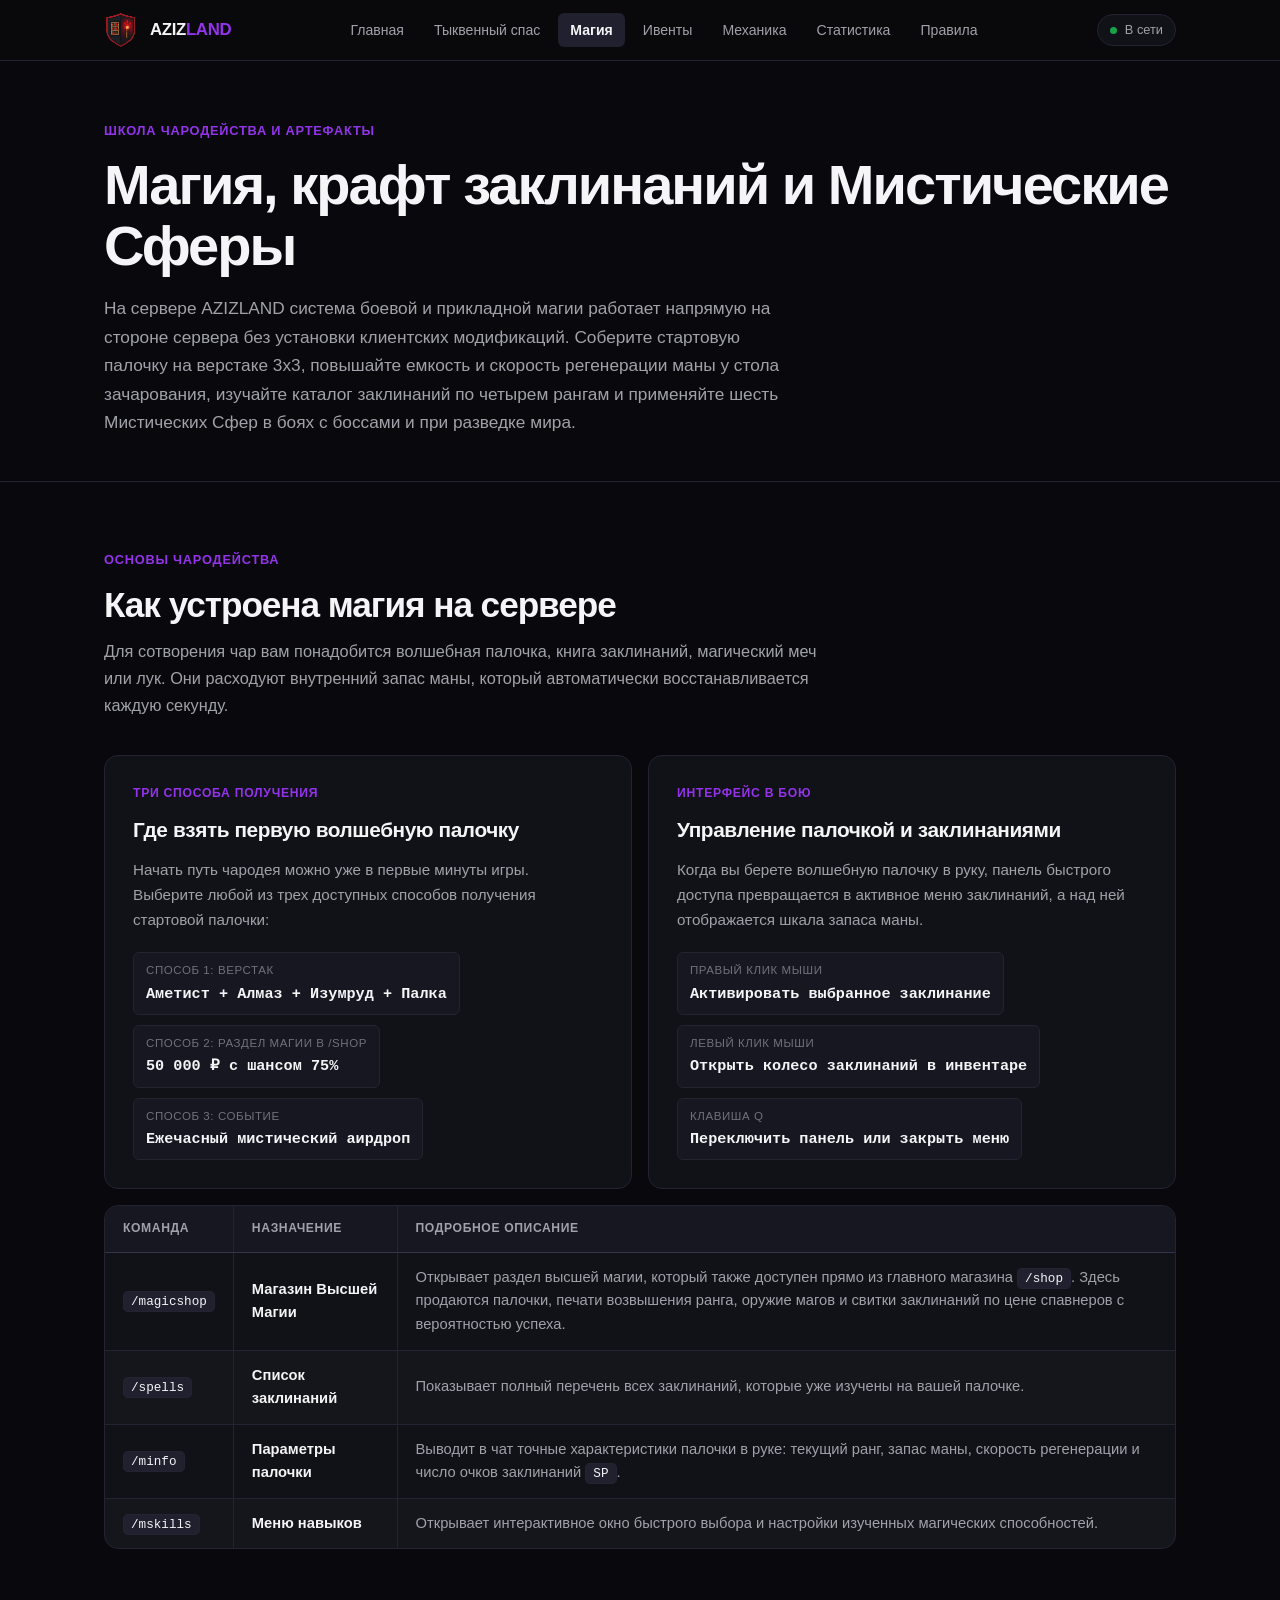
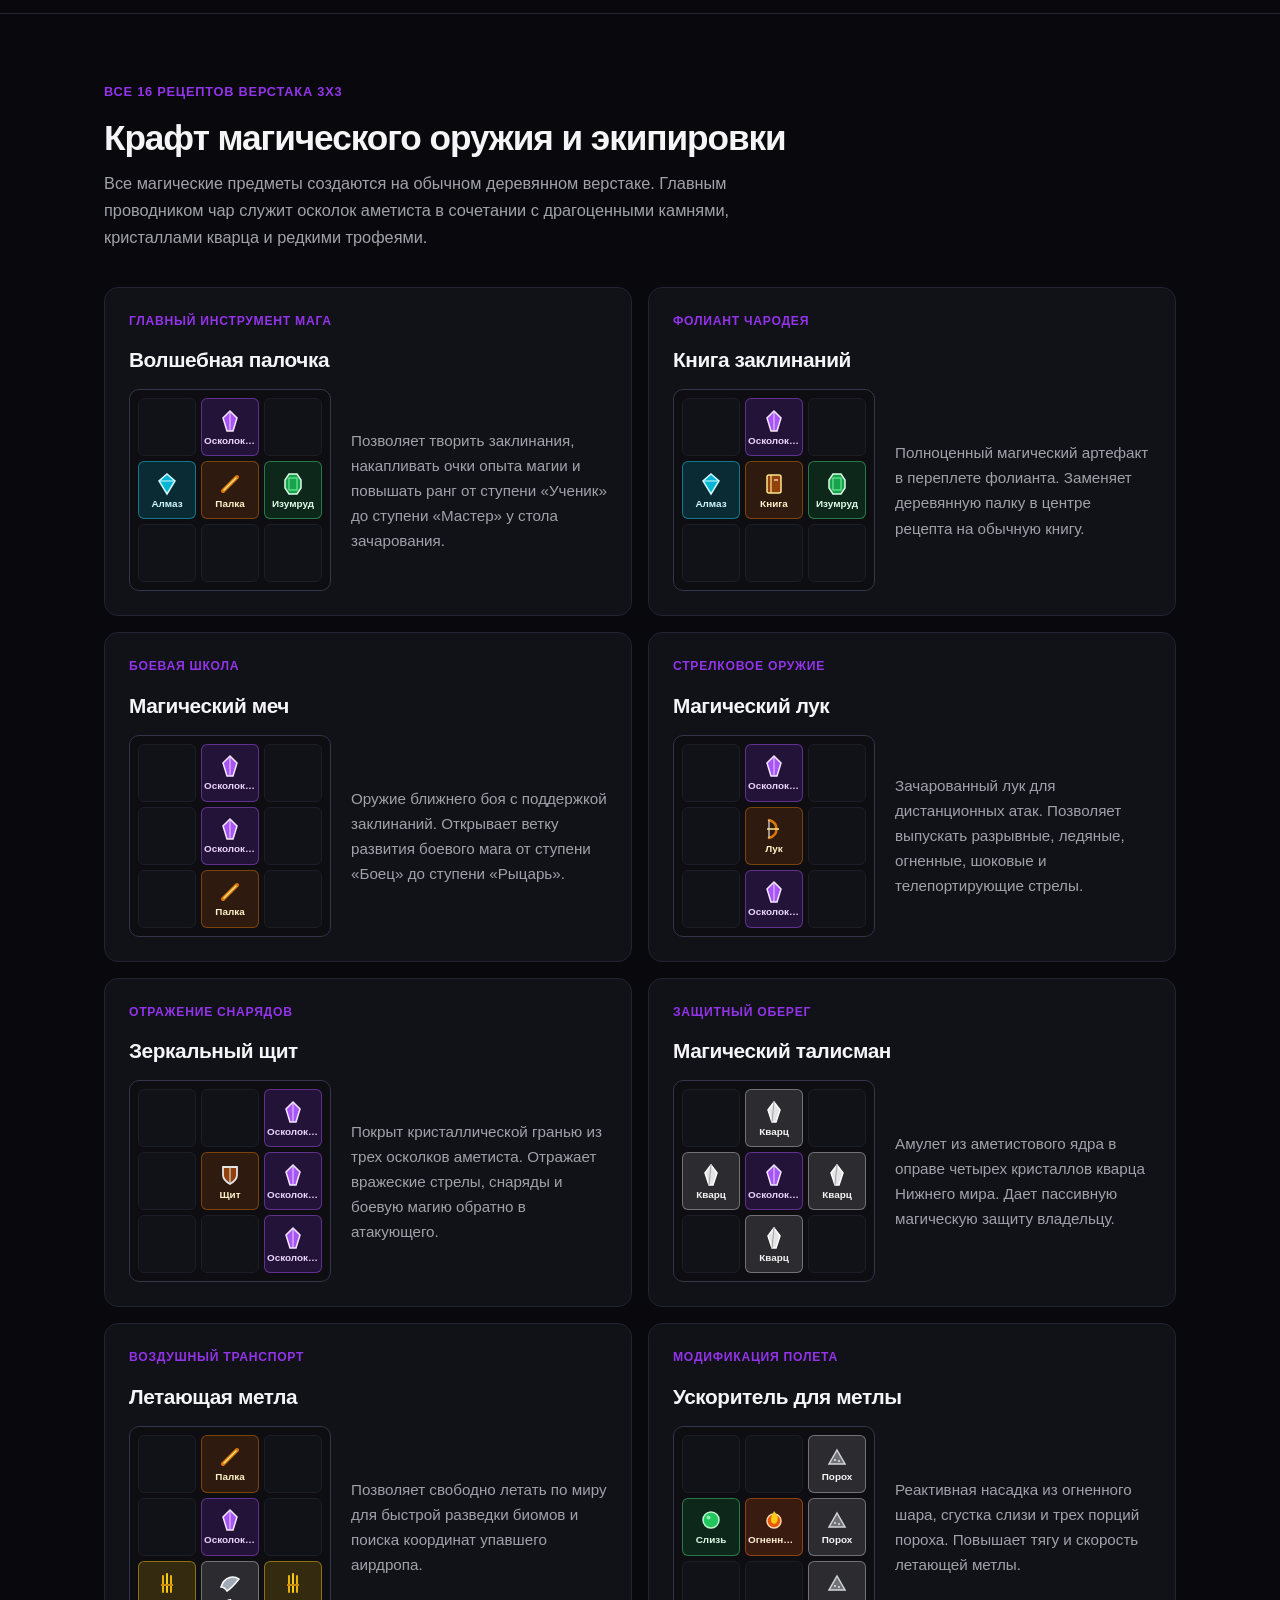
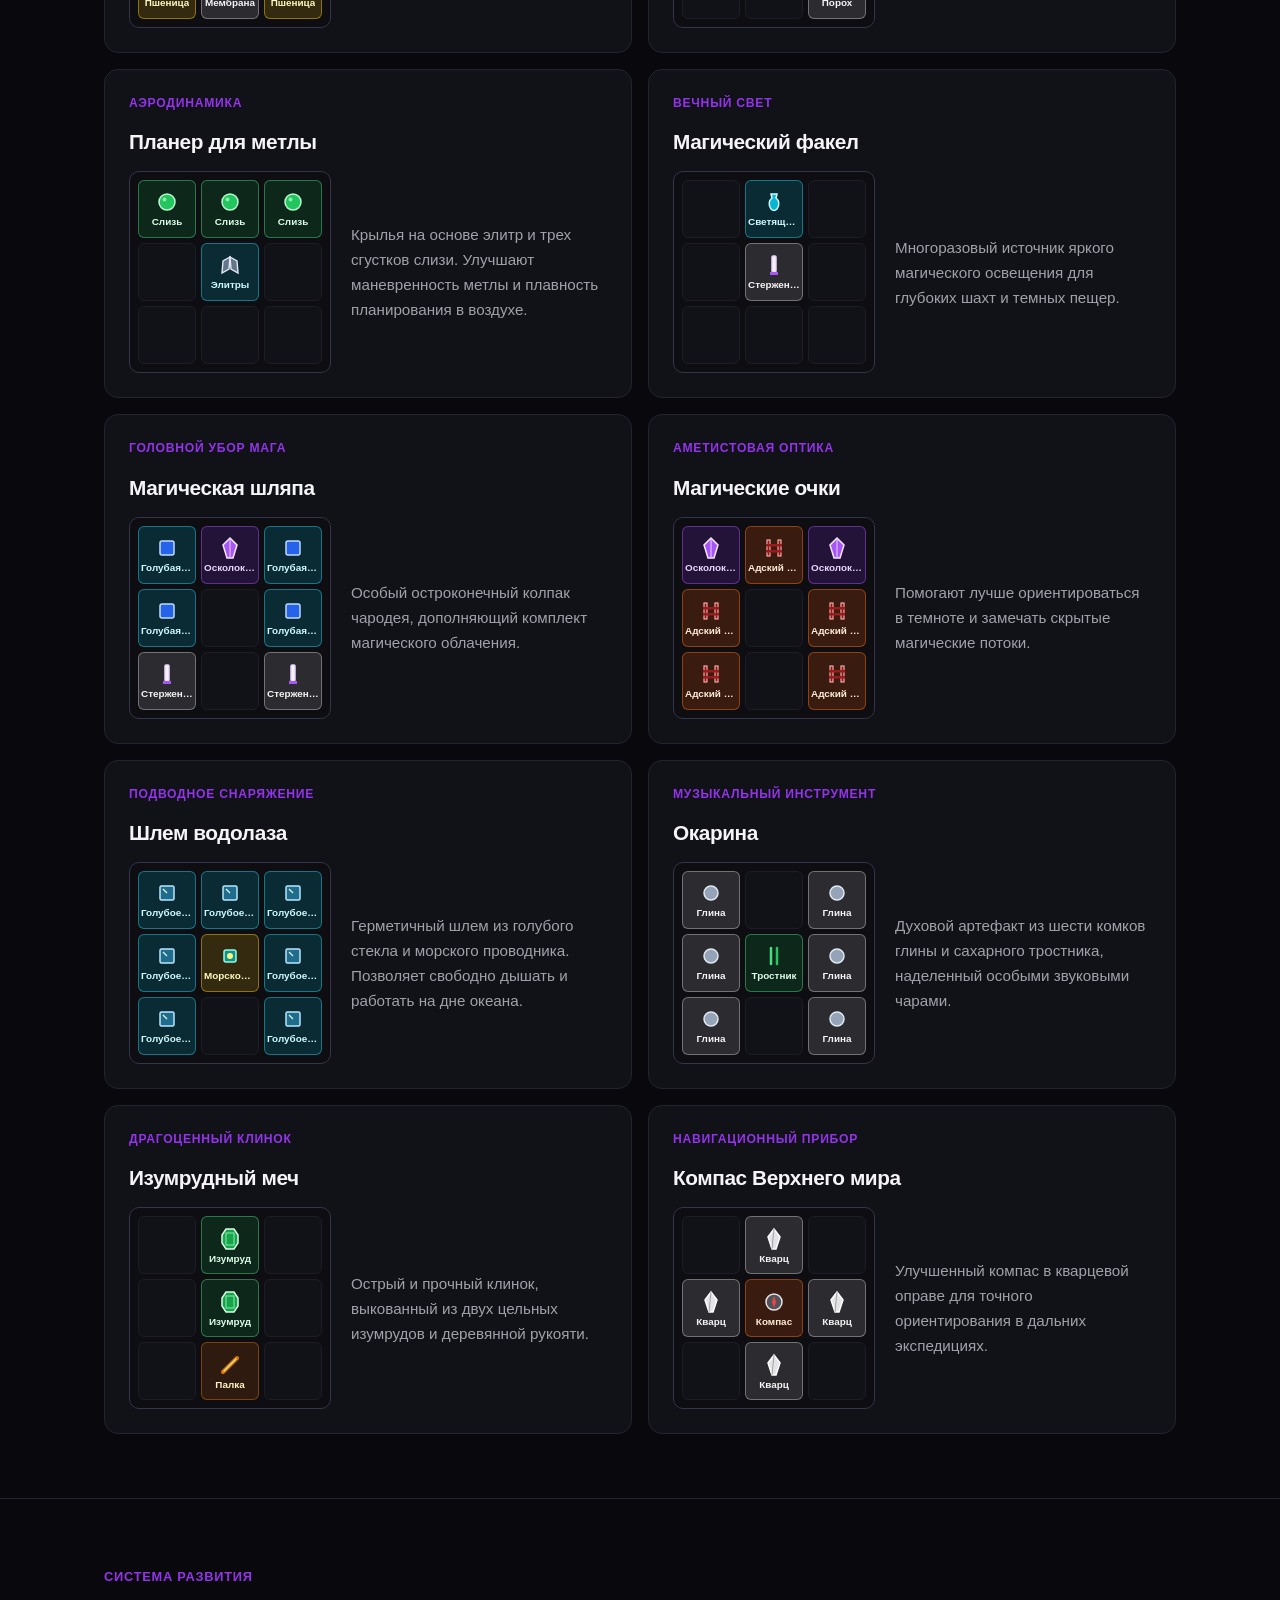
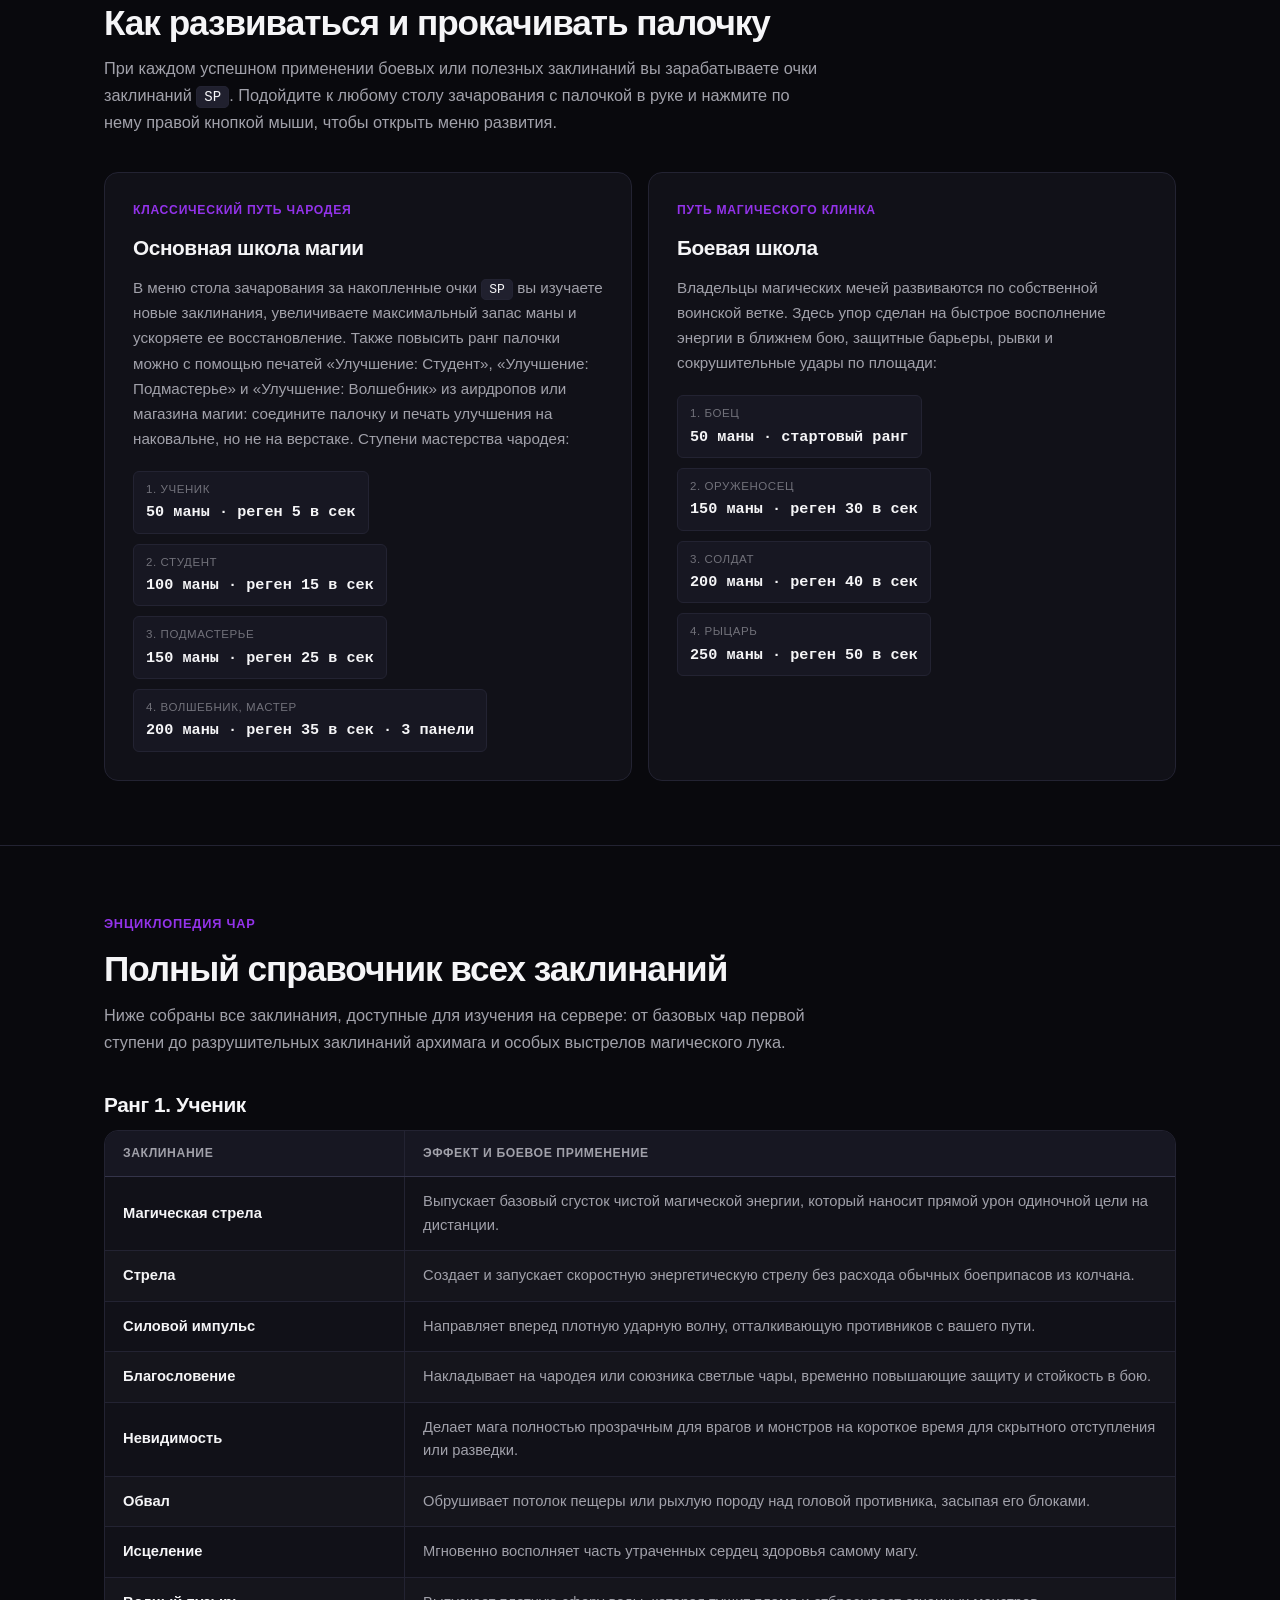
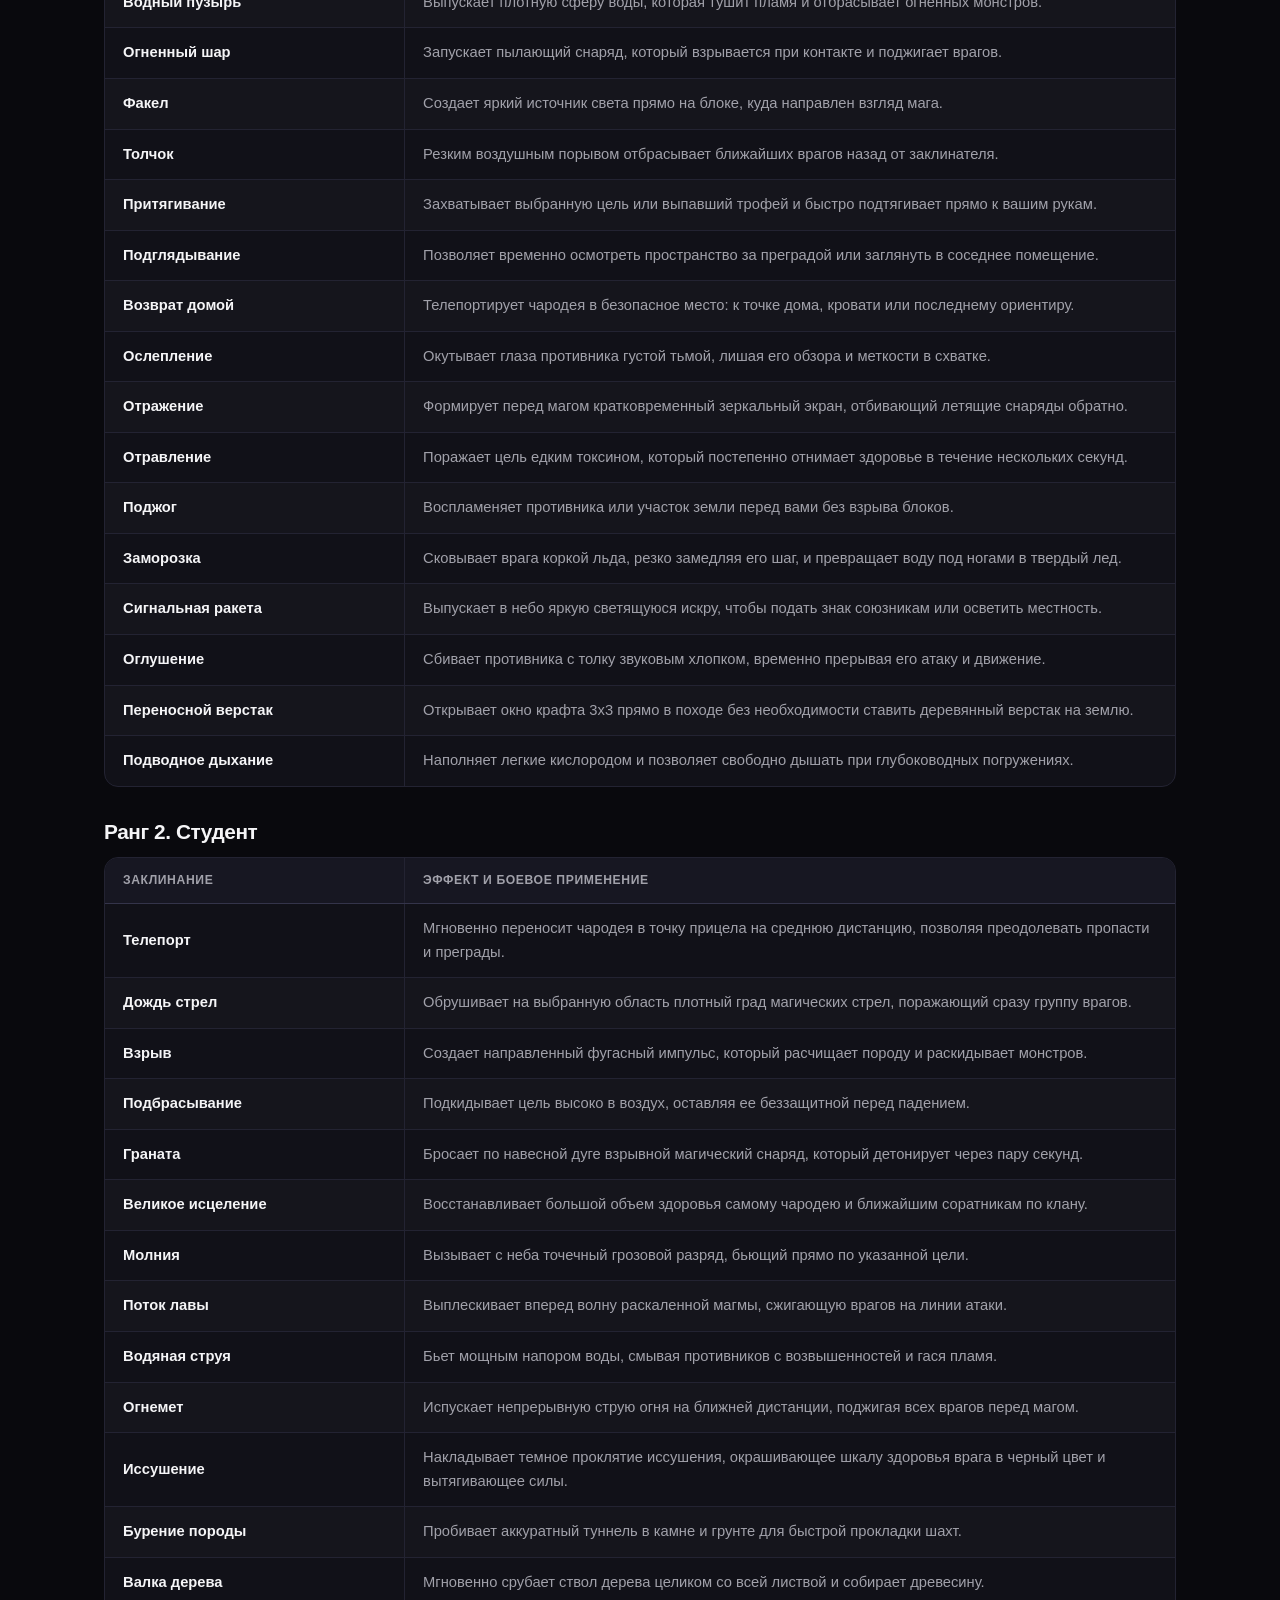
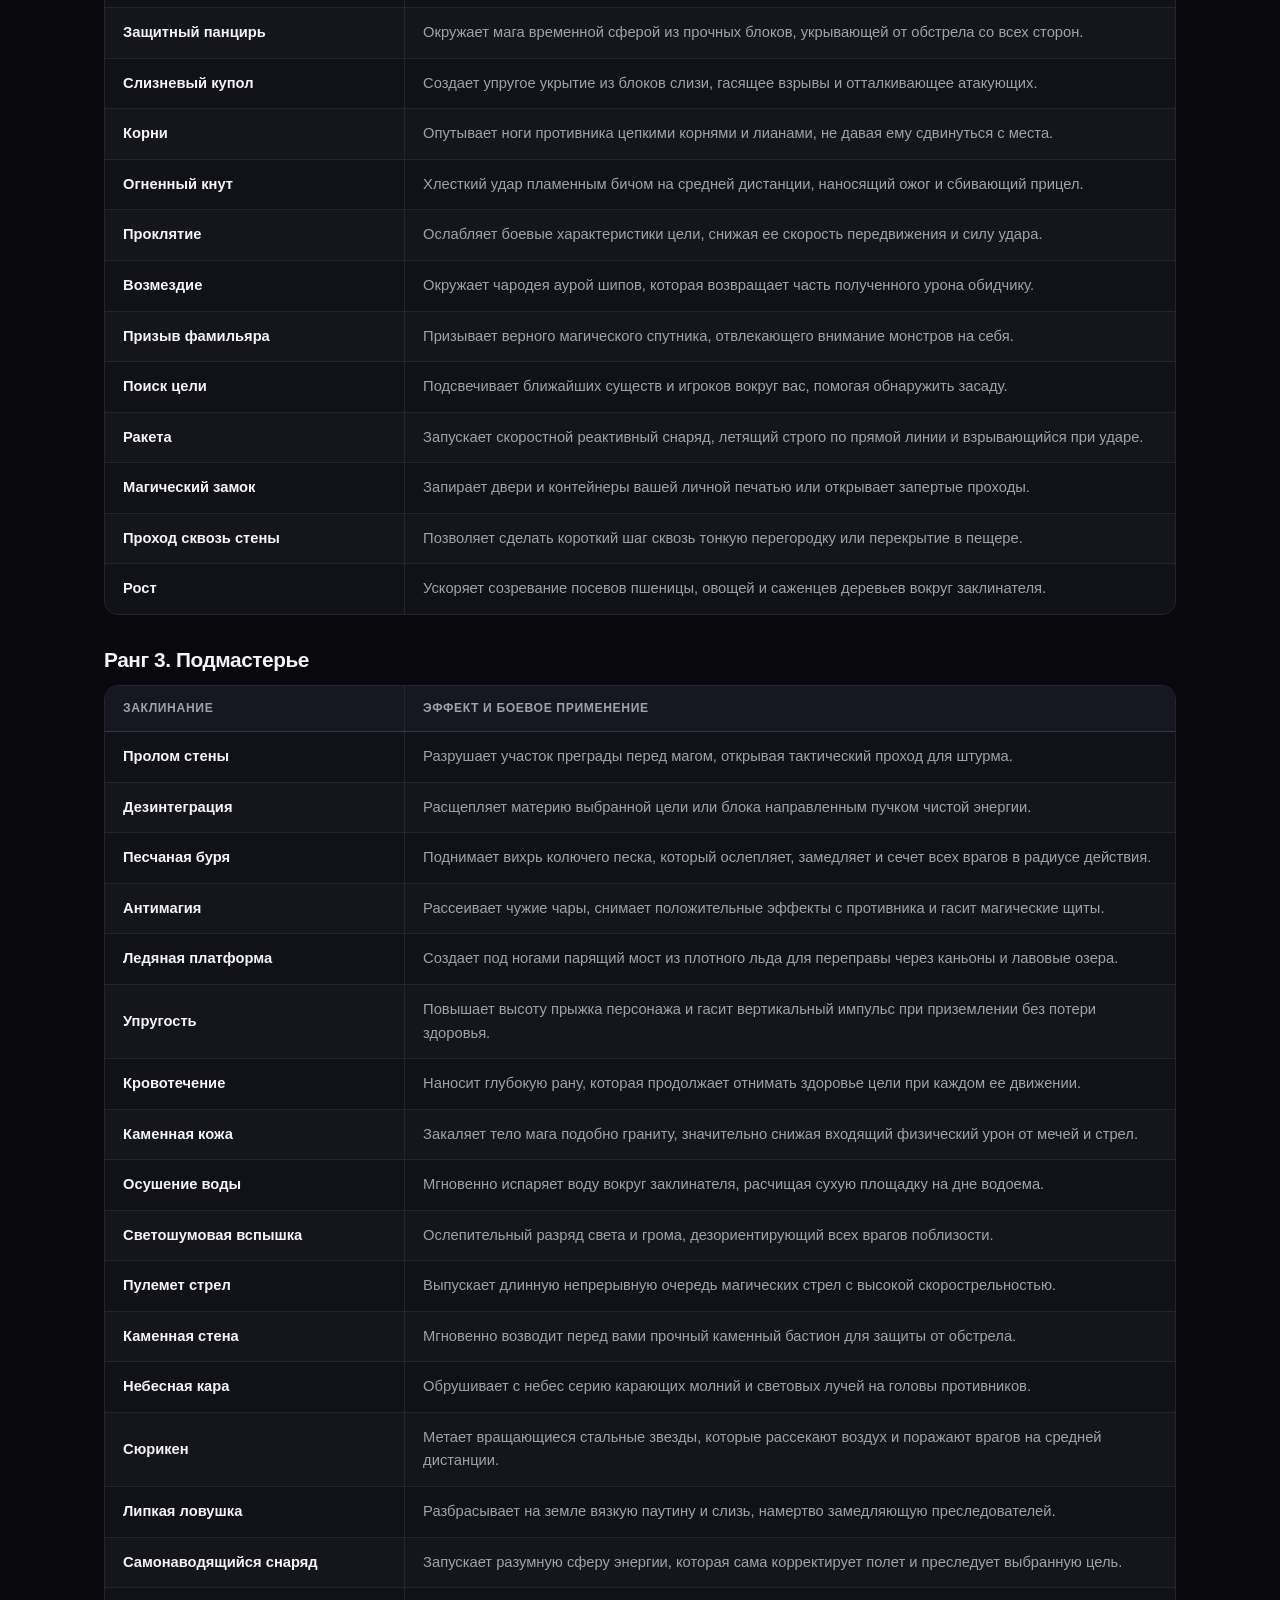
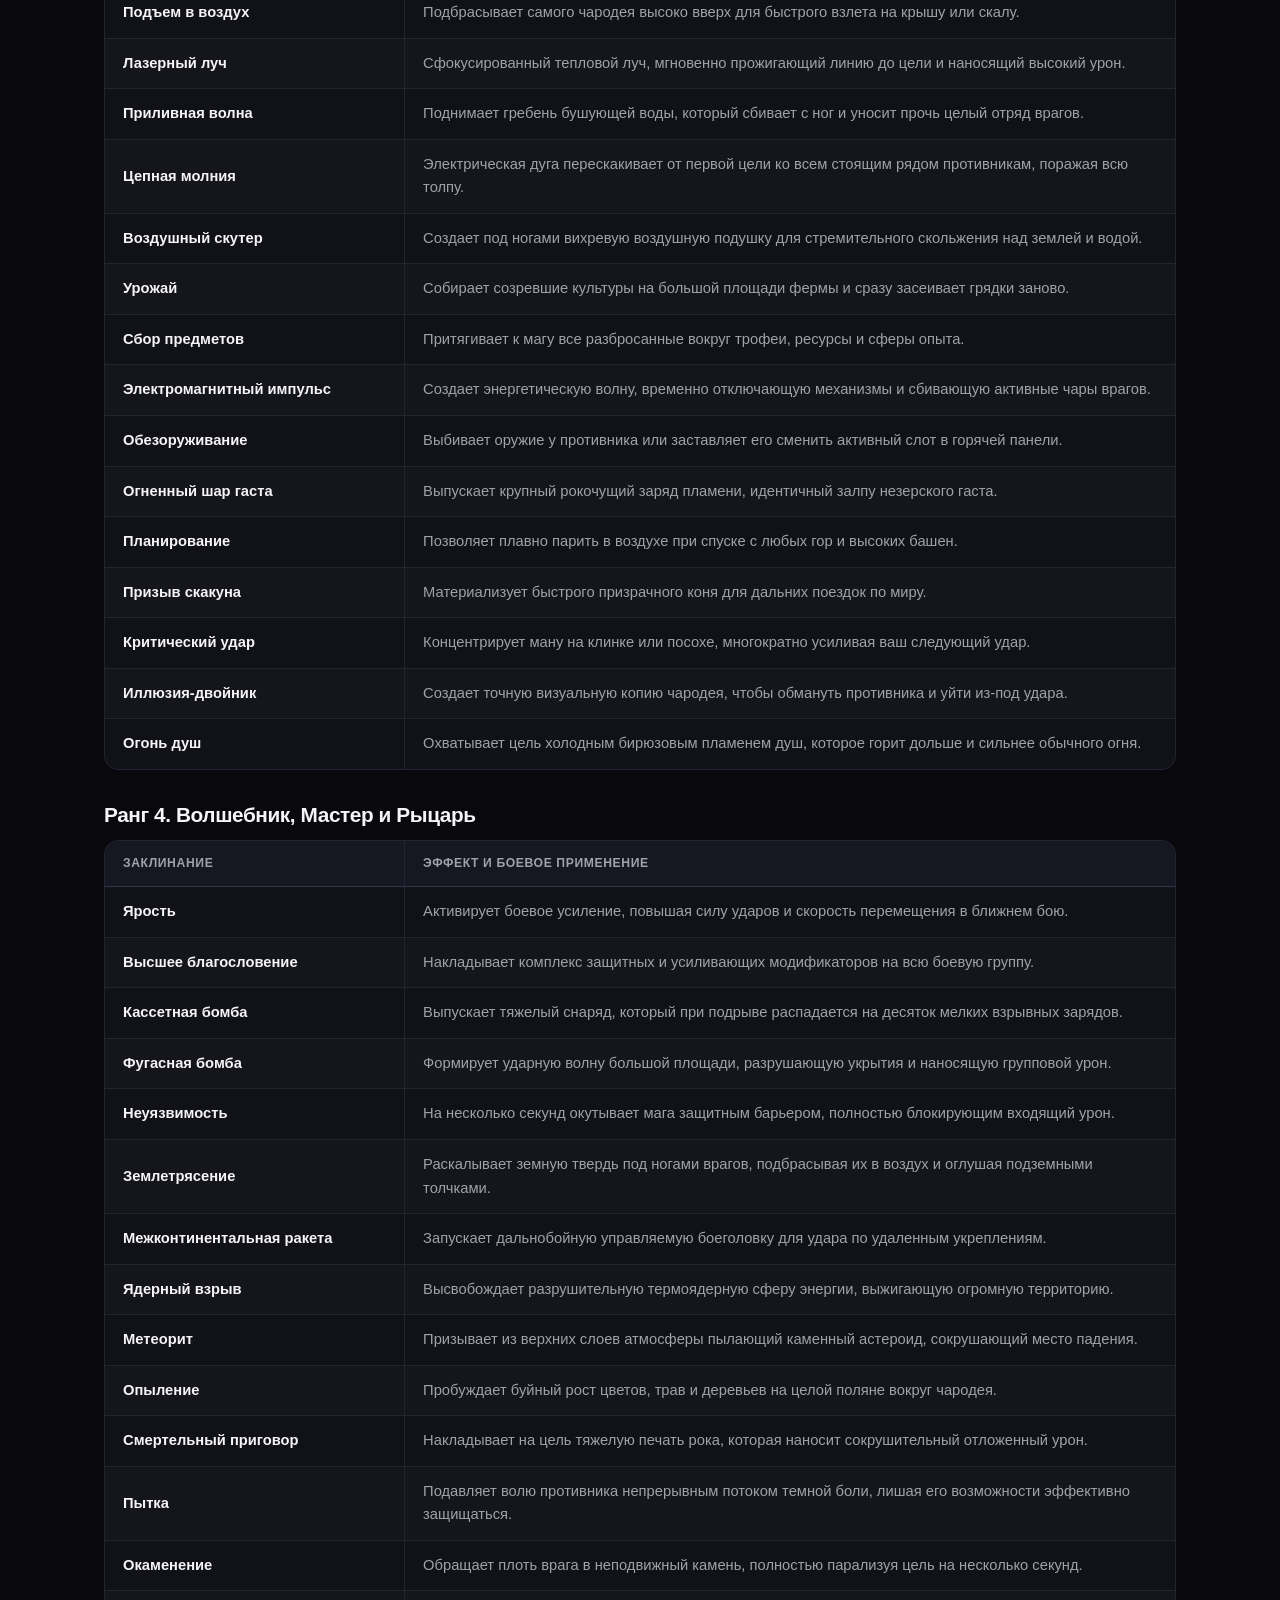
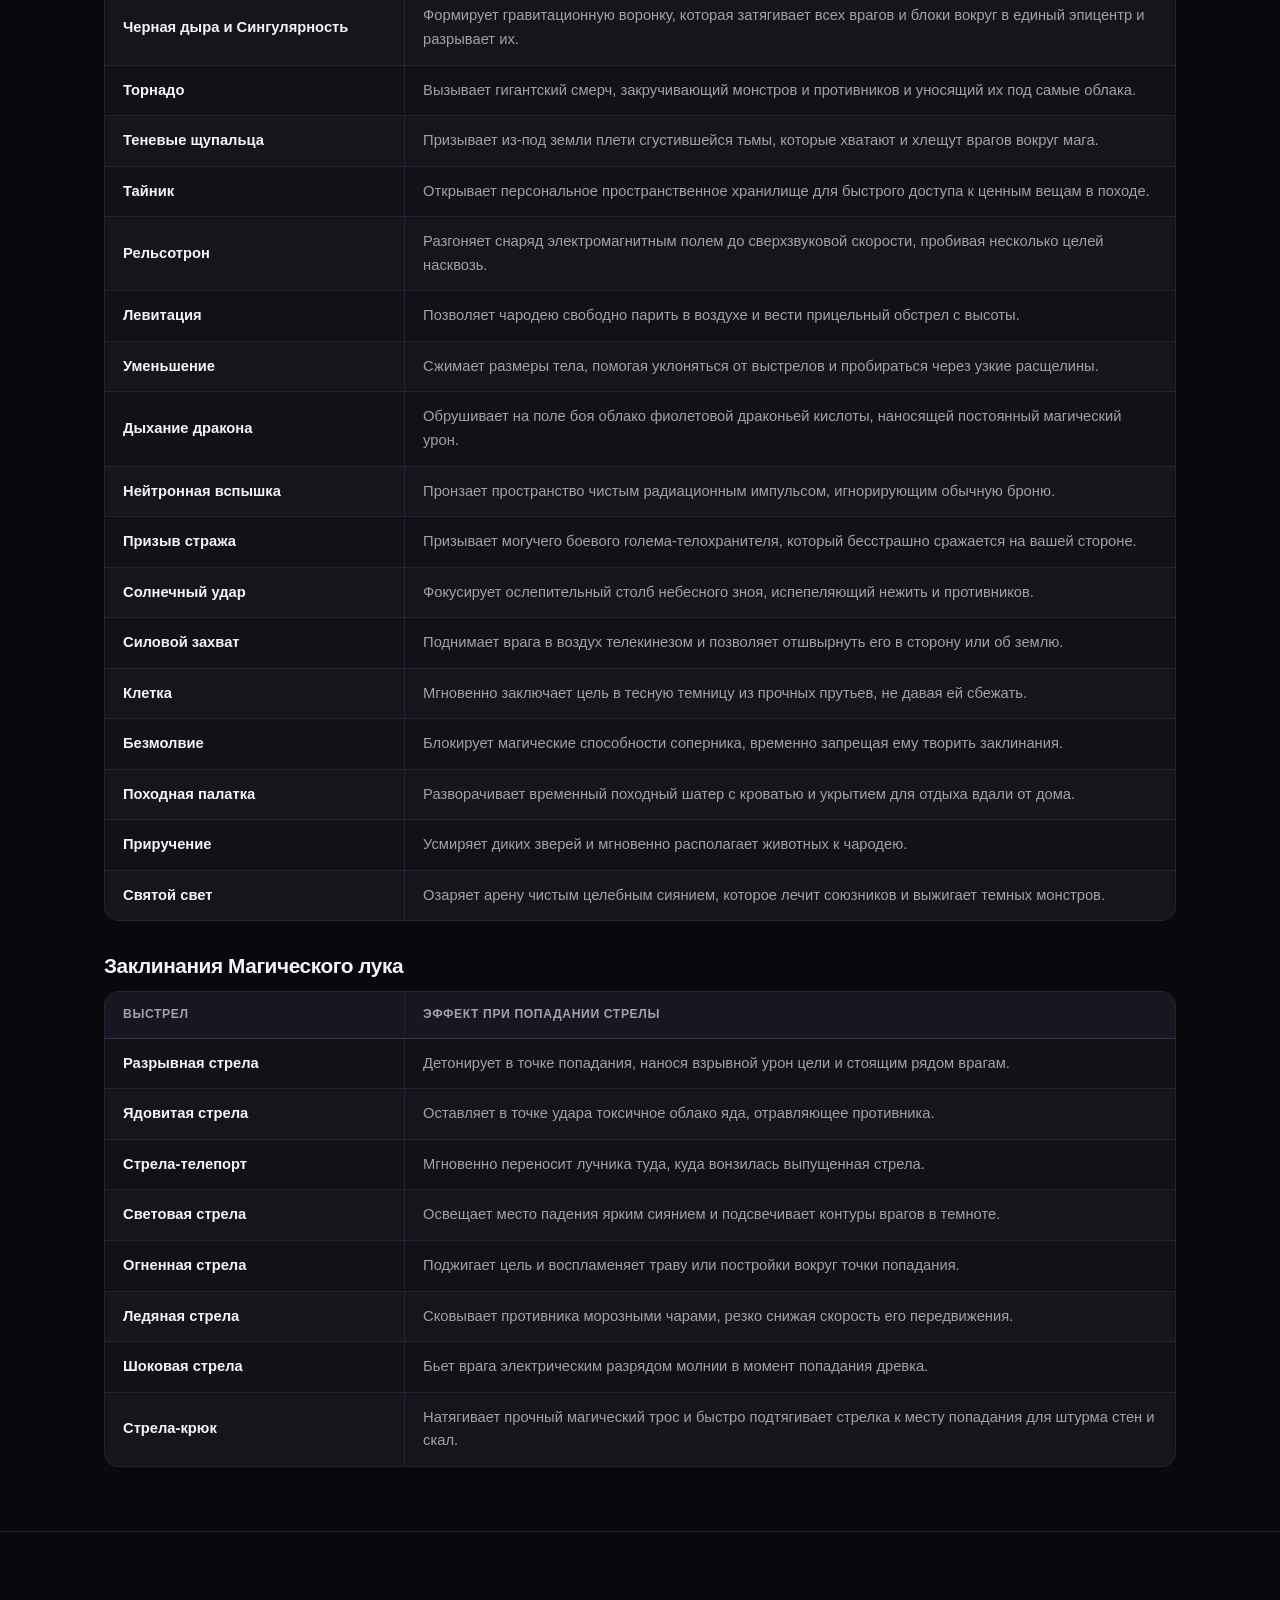
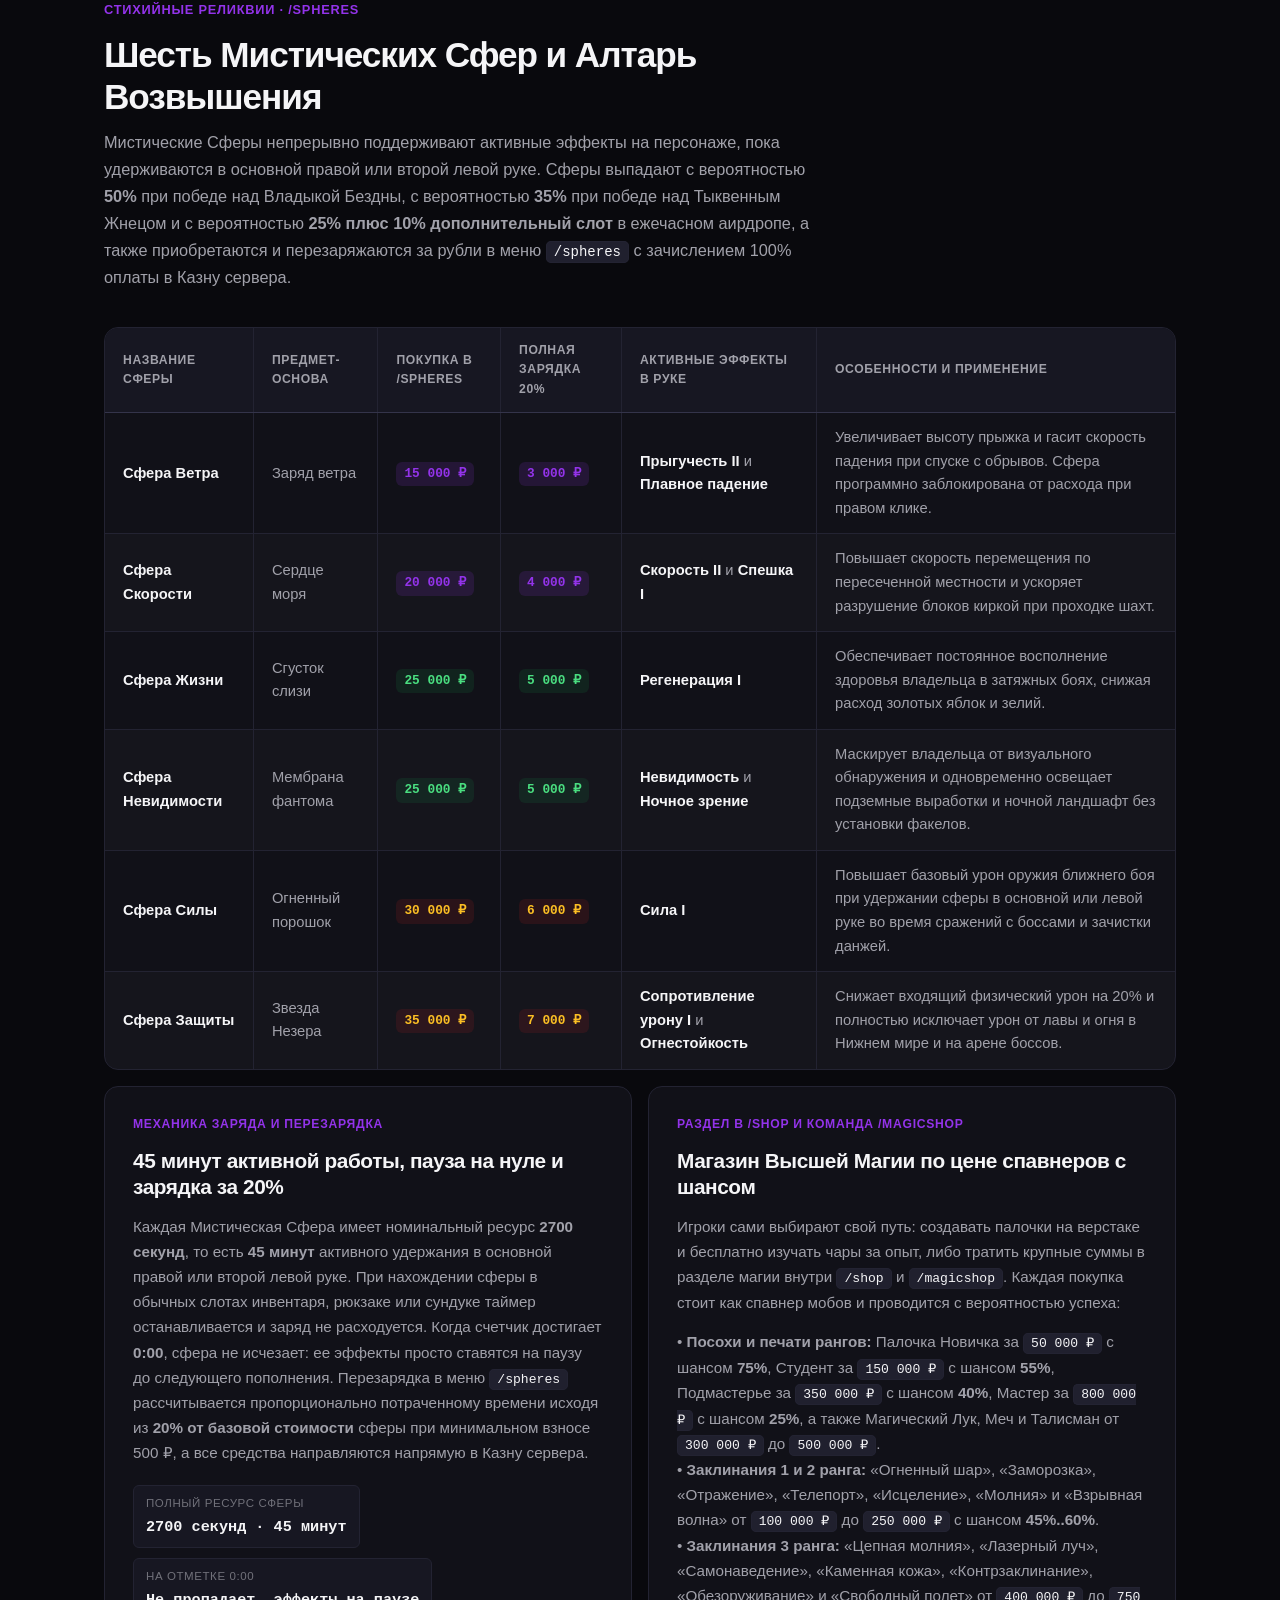
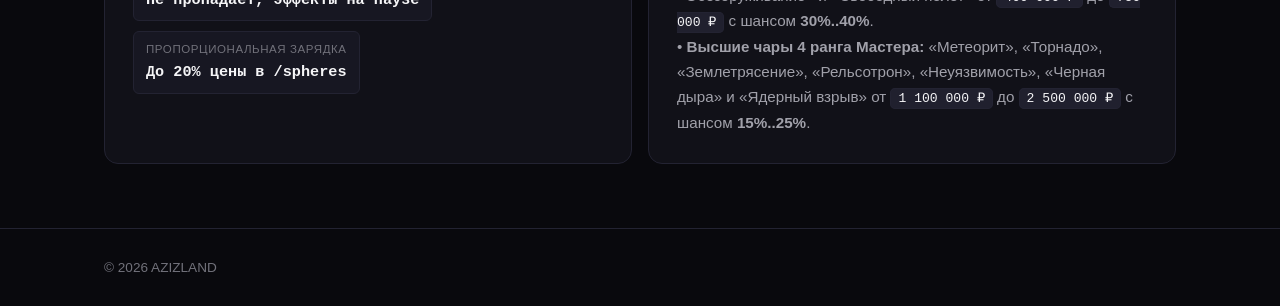
<file: magic.html>
<!DOCTYPE html>
<html lang="ru">
<head>
    <meta charset="UTF-8">
    <meta name="viewport" content="width=device-width, initial-scale=1.0">
    <title>Магия и Мистические Сферы: AZIZLAND Wiki</title>
    <meta name="description" content="Полное руководство по магии на сервере AZIZLAND: рецепты крафта 3x3 для всех 16 магических предметов, ранги прокачки палочек, полный каталог заклинаний и 6 Мистических Сфер.">
    <link rel="icon" type="image/png" href="assets/logo.png">
    <link rel="stylesheet" href="style.css">
</head>
<body class="theme-magic">

    <header class="site-header">
        <div class="nav-inner">
            <a href="index.html" class="brand">
                <img src="assets/logo.png" alt="AZIZLAND" class="brand-crest">
                <span class="brand-name">AZIZ<span>LAND</span></span>
            </a>
            <nav class="nav-menu">
                <a href="index.html" class="nav-item">Главная</a>
                <a href="halloween.html" class="nav-item">Тыквенный спас</a>
                <a href="magic.html" class="nav-item active">Магия</a>
                <a href="bosses.html" class="nav-item">Ивенты</a>
                <a href="mechanics.html" class="nav-item">Механика</a>
                <a href="stats.html" class="nav-item">Статистика</a>
                <a href="rules.html" class="nav-item">Правила</a>
            </nav>
            <div class="nav-status-pill">
                <span class="status-dot" id="navStatusDot"></span>
                <span id="navStatusText">В сети</span>
            </div>
        </div>
    </header>

    <main>
        <section class="page-hero">
            <div class="container">
                <div class="eyebrow">Школа чародейства и артефакты</div>
                <h1 class="hero-title">Магия, крафт заклинаний и Мистические Сферы</h1>
                <p class="hero-lead">
                    На сервере AZIZLAND система боевой и прикладной магии работает напрямую на стороне сервера без установки клиентских модификаций. Соберите стартовую палочку на верстаке 3x3, повышайте емкость и скорость регенерации маны у стола зачарования, изучайте каталог заклинаний по четырем рангам и применяйте шесть Мистических Сфер в боях с боссами и при разведке мира.
                </p>
            </div>
        </section>

        <section class="section" id="basics">
            <div class="container">
                <div class="section-head">
                    <div class="eyebrow">Основы чародейства</div>
                    <h2 class="section-title">Как устроена магия на сервере</h2>
                    <p class="section-desc">
                        Для сотворения чар вам понадобится волшебная палочка, книга заклинаний, магический меч или лук. Они расходуют внутренний запас маны, который автоматически восстанавливается каждую секунду.
                    </p>
                </div>

                <div class="bento-grid">
                    <article class="card col-6">
                        <span class="card-kicker">Три способа получения</span>
                        <h3 class="card-title">Где взять первую волшебную палочку</h3>
                        <p class="card-text">
                            Начать путь чародея можно уже в первые минуты игры. Выберите любой из трех доступных способов получения стартовой палочки:
                        </p>
                        <div class="stat-row">
                            <div class="stat-chip">
                                <span class="stat-chip-label">Способ 1: Верстак</span>
                                <span class="stat-chip-val">Аметист + Алмаз + Изумруд + Палка</span>
                            </div>
                            <div class="stat-chip">
                                <span class="stat-chip-label">Способ 2: Раздел магии в /shop</span>
                                <span class="stat-chip-val">50 000 ₽ с шансом 75%</span>
                            </div>
                            <div class="stat-chip">
                                <span class="stat-chip-label">Способ 3: Событие</span>
                                <span class="stat-chip-val">Ежечасный мистический аирдроп</span>
                            </div>
                        </div>
                    </article>

                    <article class="card col-6">
                        <span class="card-kicker">Интерфейс в бою</span>
                        <h3 class="card-title">Управление палочкой и заклинаниями</h3>
                        <p class="card-text">
                            Когда вы берете волшебную палочку в руку, панель быстрого доступа превращается в активное меню заклинаний, а над ней отображается шкала запаса маны.
                        </p>
                        <div class="stat-row">
                            <div class="stat-chip">
                                <span class="stat-chip-label">Правый клик мыши</span>
                                <span class="stat-chip-val">Активировать выбранное заклинание</span>
                            </div>
                            <div class="stat-chip">
                                <span class="stat-chip-label">Левый клик мыши</span>
                                <span class="stat-chip-val">Открыть колесо заклинаний в инвентаре</span>
                            </div>
                            <div class="stat-chip">
                                <span class="stat-chip-label">Клавиша Q</span>
                                <span class="stat-chip-val">Переключить панель или закрыть меню</span>
                            </div>
                        </div>
                    </article>

                    <div class="col-12">
                        <div class="spec-table-wrap">
                            <table class="spec-table">
                                <thead>
                                    <tr>
                                        <th>Команда</th>
                                        <th>Назначение</th>
                                        <th>Подробное описание</th>
                                    </tr>
                                </thead>
                                <tbody>
                                    <tr>
                                        <td><code class="inline-cmd">/magicshop</code></td>
                                        <td><strong>Магазин Высшей Магии</strong></td>
                                        <td>Открывает раздел высшей магии, который также доступен прямо из главного магазина <code class="inline-cmd">/shop</code>. Здесь продаются палочки, печати возвышения ранга, оружие магов и свитки заклинаний по цене спавнеров с вероятностью успеха.</td>
                                    </tr>
                                    <tr>
                                        <td><code class="inline-cmd">/spells</code></td>
                                        <td><strong>Список заклинаний</strong></td>
                                        <td>Показывает полный перечень всех заклинаний, которые уже изучены на вашей палочке.</td>
                                    </tr>
                                    <tr>
                                        <td><code class="inline-cmd">/minfo</code></td>
                                        <td><strong>Параметры палочки</strong></td>
                                        <td>Выводит в чат точные характеристики палочки в руке: текущий ранг, запас маны, скорость регенерации и число очков заклинаний <code class="inline-cmd">SP</code>.</td>
                                    </tr>
                                    <tr>
                                        <td><code class="inline-cmd">/mskills</code></td>
                                        <td><strong>Меню навыков</strong></td>
                                        <td>Открывает интерактивное окно быстрого выбора и настройки изученных магических способностей.</td>
                                    </tr>
                                </tbody>
                            </table>
                        </div>
                    </div>
                </div>
            </div>
        </section>

        <section class="section" id="crafting">
            <div class="container">
                <div class="section-head">
                    <div class="eyebrow">Все 16 рецептов верстака 3x3</div>
                    <h2 class="section-title">Крафт магического оружия и экипировки</h2>
                    <p class="section-desc">
                        Все магические предметы создаются на обычном деревянном верстаке. Главным проводником чар служит осколок аметиста в сочетании с драгоценными камнями, кристаллами кварца и редкими трофеями.
                    </p>
                </div>

                <div class="bento-grid">
                    <!-- 1. Волшебная палочка -->
                    <article class="recipe-card col-6">
                        <span class="card-kicker">Главный инструмент мага</span>
                        <h3 class="card-title">Волшебная палочка</h3>
                        <div class="recipe-layout">
                            <div class="craft-grid" aria-label="Сетка крафта волшебной палочки">
                                <div class="craft-slot empty"></div>
                                <div class="craft-slot amethyst">
                                    <svg viewBox="0 0 24 24" fill="none"><polygon points="12,2 19,9 15,22 9,22 5,9" fill="#a855f7" stroke="#f3e8ff" stroke-width="1.5"/><polyline points="12,2 12,22" stroke="#e9d5ff" stroke-width="1"/></svg>
                                    <span>Осколок аметиста</span>
                                </div>
                                <div class="craft-slot empty"></div>
                                <div class="craft-slot diamond">
                                    <svg viewBox="0 0 24 24" fill="none"><polygon points="12,2 20,9 12,22 4,9" fill="#06b6d4" stroke="#cffafe" stroke-width="1.5"/><polyline points="4,9 20,9" stroke="#cffafe" stroke-width="1"/></svg>
                                    <span>Алмаз</span>
                                </div>
                                <div class="craft-slot wood">
                                    <svg viewBox="0 0 24 24" fill="none"><line x1="5" y1="19" x2="19" y2="5" stroke="#d97706" stroke-width="4" stroke-linecap="round"/><line x1="6" y1="18" x2="18" y2="6" stroke="#fde68a" stroke-width="1.2" stroke-linecap="round"/></svg>
                                    <span>Палка</span>
                                </div>
                                <div class="craft-slot emerald">
                                    <svg viewBox="0 0 24 24" fill="none"><polygon points="8,2 16,2 20,8 20,16 16,22 8,22 4,16 4,8" fill="#16a34a" stroke="#dcfce7" stroke-width="1.5"/><rect x="8" y="6" width="8" height="12" stroke="#86efac" stroke-width="1"/></svg>
                                    <span>Изумруд</span>
                                </div>
                                <div class="craft-slot empty"></div>
                                <div class="craft-slot empty"></div>
                                <div class="craft-slot empty"></div>
                            </div>
                            <p class="card-text" style="flex: 1; min-width: 190px;">
                                Позволяет творить заклинания, накапливать очки опыта магии и повышать ранг от ступени «Ученик» до ступени «Мастер» у стола зачарования.
                            </p>
                        </div>
                    </article>

                    <!-- 2. Книга заклинаний -->
                    <article class="recipe-card col-6">
                        <span class="card-kicker">Фолиант чародея</span>
                        <h3 class="card-title">Книга заклинаний</h3>
                        <div class="recipe-layout">
                            <div class="craft-grid" aria-label="Сетка крафта книги заклинаний">
                                <div class="craft-slot empty"></div>
                                <div class="craft-slot amethyst">
                                    <svg viewBox="0 0 24 24" fill="none"><polygon points="12,2 19,9 15,22 9,22 5,9" fill="#a855f7" stroke="#f3e8ff" stroke-width="1.5"/><polyline points="12,2 12,22" stroke="#e9d5ff" stroke-width="1"/></svg>
                                    <span>Осколок аметиста</span>
                                </div>
                                <div class="craft-slot empty"></div>
                                <div class="craft-slot diamond">
                                    <svg viewBox="0 0 24 24" fill="none"><polygon points="12,2 20,9 12,22 4,9" fill="#06b6d4" stroke="#cffafe" stroke-width="1.5"/><polyline points="4,9 20,9" stroke="#cffafe" stroke-width="1"/></svg>
                                    <span>Алмаз</span>
                                </div>
                                <div class="craft-slot wood">
                                    <svg viewBox="0 0 24 24" fill="none"><rect x="5" y="3" width="14" height="18" rx="2" fill="#92400e" stroke="#fde68a" stroke-width="1.5"/><line x1="9" y1="3" x2="9" y2="21" stroke="#fde68a" stroke-width="1.2"/><line x1="12" y1="8" x2="16" y2="8" stroke="#fef3c7" stroke-width="1.2"/></svg>
                                    <span>Книга</span>
                                </div>
                                <div class="craft-slot emerald">
                                    <svg viewBox="0 0 24 24" fill="none"><polygon points="8,2 16,2 20,8 20,16 16,22 8,22 4,16 4,8" fill="#16a34a" stroke="#dcfce7" stroke-width="1.5"/><rect x="8" y="6" width="8" height="12" stroke="#86efac" stroke-width="1"/></svg>
                                    <span>Изумруд</span>
                                </div>
                                <div class="craft-slot empty"></div>
                                <div class="craft-slot empty"></div>
                                <div class="craft-slot empty"></div>
                            </div>
                            <p class="card-text" style="flex: 1; min-width: 190px;">
                                Полноценный магический артефакт в переплете фолианта. Заменяет деревянную палку в центре рецепта на обычную книгу.
                            </p>
                        </div>
                    </article>

                    <!-- 3. Магический меч -->
                    <article class="recipe-card col-6">
                        <span class="card-kicker">Боевая школа</span>
                        <h3 class="card-title">Магический меч</h3>
                        <div class="recipe-layout">
                            <div class="craft-grid" aria-label="Сетка крафта магического меча">
                                <div class="craft-slot empty"></div>
                                <div class="craft-slot amethyst">
                                    <svg viewBox="0 0 24 24" fill="none"><polygon points="12,2 19,9 15,22 9,22 5,9" fill="#a855f7" stroke="#f3e8ff" stroke-width="1.5"/><polyline points="12,2 12,22" stroke="#e9d5ff" stroke-width="1"/></svg>
                                    <span>Осколок аметиста</span>
                                </div>
                                <div class="craft-slot empty"></div>
                                <div class="craft-slot empty"></div>
                                <div class="craft-slot amethyst">
                                    <svg viewBox="0 0 24 24" fill="none"><polygon points="12,2 19,9 15,22 9,22 5,9" fill="#a855f7" stroke="#f3e8ff" stroke-width="1.5"/><polyline points="12,2 12,22" stroke="#e9d5ff" stroke-width="1"/></svg>
                                    <span>Осколок аметиста</span>
                                </div>
                                <div class="craft-slot empty"></div>
                                <div class="craft-slot empty"></div>
                                <div class="craft-slot wood">
                                    <svg viewBox="0 0 24 24" fill="none"><line x1="5" y1="19" x2="19" y2="5" stroke="#d97706" stroke-width="4" stroke-linecap="round"/><line x1="6" y1="18" x2="18" y2="6" stroke="#fde68a" stroke-width="1.2" stroke-linecap="round"/></svg>
                                    <span>Палка</span>
                                </div>
                                <div class="craft-slot empty"></div>
                            </div>
                            <p class="card-text" style="flex: 1; min-width: 190px;">
                                Оружие ближнего боя с поддержкой заклинаний. Открывает ветку развития боевого мага от ступени «Боец» до ступени «Рыцарь».
                            </p>
                        </div>
                    </article>

                    <!-- 4. Магический лук -->
                    <article class="recipe-card col-6">
                        <span class="card-kicker">Стрелковое оружие</span>
                        <h3 class="card-title">Магический лук</h3>
                        <div class="recipe-layout">
                            <div class="craft-grid" aria-label="Сетка крафта магического лука">
                                <div class="craft-slot empty"></div>
                                <div class="craft-slot amethyst">
                                    <svg viewBox="0 0 24 24" fill="none"><polygon points="12,2 19,9 15,22 9,22 5,9" fill="#a855f7" stroke="#f3e8ff" stroke-width="1.5"/><polyline points="12,2 12,22" stroke="#e9d5ff" stroke-width="1"/></svg>
                                    <span>Осколок аметиста</span>
                                </div>
                                <div class="craft-slot empty"></div>
                                <div class="craft-slot empty"></div>
                                <div class="craft-slot wood">
                                    <svg viewBox="0 0 24 24" fill="none"><path d="M7,3 C17,6 17,18 7,21" stroke="#d97706" stroke-width="2.5" fill="none" stroke-linecap="round"/><line x1="7" y1="3" x2="7" y2="21" stroke="#e4e4e7" stroke-width="1.2"/><line x1="5" y1="12" x2="17" y2="12" stroke="#fde68a" stroke-width="1.5"/></svg>
                                    <span>Лук</span>
                                </div>
                                <div class="craft-slot empty"></div>
                                <div class="craft-slot empty"></div>
                                <div class="craft-slot amethyst">
                                    <svg viewBox="0 0 24 24" fill="none"><polygon points="12,2 19,9 15,22 9,22 5,9" fill="#a855f7" stroke="#f3e8ff" stroke-width="1.5"/><polyline points="12,2 12,22" stroke="#e9d5ff" stroke-width="1"/></svg>
                                    <span>Осколок аметиста</span>
                                </div>
                                <div class="craft-slot empty"></div>
                            </div>
                            <p class="card-text" style="flex: 1; min-width: 190px;">
                                Зачарованный лук для дистанционных атак. Позволяет выпускать разрывные, ледяные, огненные, шоковые и телепортирующие стрелы.
                            </p>
                        </div>
                    </article>

                    <!-- 5. Зеркальный щит -->
                    <article class="recipe-card col-6">
                        <span class="card-kicker">Отражение снарядов</span>
                        <h3 class="card-title">Зеркальный щит</h3>
                        <div class="recipe-layout">
                            <div class="craft-grid" aria-label="Сетка крафта зеркального щита">
                                <div class="craft-slot empty"></div>
                                <div class="craft-slot empty"></div>
                                <div class="craft-slot amethyst">
                                    <svg viewBox="0 0 24 24" fill="none"><polygon points="12,2 19,9 15,22 9,22 5,9" fill="#a855f7" stroke="#f3e8ff" stroke-width="1.5"/><polyline points="12,2 12,22" stroke="#e9d5ff" stroke-width="1"/></svg>
                                    <span>Осколок аметиста</span>
                                </div>
                                <div class="craft-slot empty"></div>
                                <div class="craft-slot wood">
                                    <svg viewBox="0 0 24 24" fill="none"><path d="M5,4 L19,4 L19,12 C19,17 12,21 12,21 C12,21 5,17 5,12 Z" fill="#92400e" stroke="#e4e4e7" stroke-width="1.8"/><line x1="12" y1="4" x2="12" y2="21" stroke="#d4d4d8" stroke-width="1.2"/></svg>
                                    <span>Щит</span>
                                </div>
                                <div class="craft-slot amethyst">
                                    <svg viewBox="0 0 24 24" fill="none"><polygon points="12,2 19,9 15,22 9,22 5,9" fill="#a855f7" stroke="#f3e8ff" stroke-width="1.5"/><polyline points="12,2 12,22" stroke="#e9d5ff" stroke-width="1"/></svg>
                                    <span>Осколок аметиста</span>
                                </div>
                                <div class="craft-slot empty"></div>
                                <div class="craft-slot empty"></div>
                                <div class="craft-slot amethyst">
                                    <svg viewBox="0 0 24 24" fill="none"><polygon points="12,2 19,9 15,22 9,22 5,9" fill="#a855f7" stroke="#f3e8ff" stroke-width="1.5"/><polyline points="12,2 12,22" stroke="#e9d5ff" stroke-width="1"/></svg>
                                    <span>Осколок аметиста</span>
                                </div>
                            </div>
                            <p class="card-text" style="flex: 1; min-width: 190px;">
                                Покрыт кристаллической гранью из трех осколков аметиста. Отражает вражеские стрелы, снаряды и боевую магию обратно в атакующего.
                            </p>
                        </div>
                    </article>

                    <!-- 6. Магический талисман -->
                    <article class="recipe-card col-6">
                        <span class="card-kicker">Защитный оберег</span>
                        <h3 class="card-title">Магический талисман</h3>
                        <div class="recipe-layout">
                            <div class="craft-grid" aria-label="Сетка крафта магического талисмана">
                                <div class="craft-slot empty"></div>
                                <div class="craft-slot quartz">
                                    <svg viewBox="0 0 24 24" fill="none"><polygon points="12,2 18,10 14,22 10,22 6,10" fill="#e4e4e7" stroke="#ffffff" stroke-width="1.5"/><line x1="12" y1="2" x2="10" y2="22" stroke="#a1a1aa" stroke-width="1"/></svg>
                                    <span>Кварц</span>
                                </div>
                                <div class="craft-slot empty"></div>
                                <div class="craft-slot quartz">
                                    <svg viewBox="0 0 24 24" fill="none"><polygon points="12,2 18,10 14,22 10,22 6,10" fill="#e4e4e7" stroke="#ffffff" stroke-width="1.5"/><line x1="12" y1="2" x2="10" y2="22" stroke="#a1a1aa" stroke-width="1"/></svg>
                                    <span>Кварц</span>
                                </div>
                                <div class="craft-slot amethyst">
                                    <svg viewBox="0 0 24 24" fill="none"><polygon points="12,2 19,9 15,22 9,22 5,9" fill="#a855f7" stroke="#f3e8ff" stroke-width="1.5"/><polyline points="12,2 12,22" stroke="#e9d5ff" stroke-width="1"/></svg>
                                    <span>Осколок аметиста</span>
                                </div>
                                <div class="craft-slot quartz">
                                    <svg viewBox="0 0 24 24" fill="none"><polygon points="12,2 18,10 14,22 10,22 6,10" fill="#e4e4e7" stroke="#ffffff" stroke-width="1.5"/><line x1="12" y1="2" x2="10" y2="22" stroke="#a1a1aa" stroke-width="1"/></svg>
                                    <span>Кварц</span>
                                </div>
                                <div class="craft-slot empty"></div>
                                <div class="craft-slot quartz">
                                    <svg viewBox="0 0 24 24" fill="none"><polygon points="12,2 18,10 14,22 10,22 6,10" fill="#e4e4e7" stroke="#ffffff" stroke-width="1.5"/><line x1="12" y1="2" x2="10" y2="22" stroke="#a1a1aa" stroke-width="1"/></svg>
                                    <span>Кварц</span>
                                </div>
                                <div class="craft-slot empty"></div>
                            </div>
                            <p class="card-text" style="flex: 1; min-width: 190px;">
                                Амулет из аметистового ядра в оправе четырех кристаллов кварца Нижнего мира. Дает пассивную магическую защиту владельцу.
                            </p>
                        </div>
                    </article>

                    <!-- 7. Летающая метла -->
                    <article class="recipe-card col-6">
                        <span class="card-kicker">Воздушный транспорт</span>
                        <h3 class="card-title">Летающая метла</h3>
                        <div class="recipe-layout">
                            <div class="craft-grid" aria-label="Сетка крафта летающей метлы">
                                <div class="craft-slot empty"></div>
                                <div class="craft-slot wood">
                                    <svg viewBox="0 0 24 24" fill="none"><line x1="5" y1="19" x2="19" y2="5" stroke="#d97706" stroke-width="4" stroke-linecap="round"/><line x1="6" y1="18" x2="18" y2="6" stroke="#fde68a" stroke-width="1.2" stroke-linecap="round"/></svg>
                                    <span>Палка</span>
                                </div>
                                <div class="craft-slot empty"></div>
                                <div class="craft-slot empty"></div>
                                <div class="craft-slot amethyst">
                                    <svg viewBox="0 0 24 24" fill="none"><polygon points="12,2 19,9 15,22 9,22 5,9" fill="#a855f7" stroke="#f3e8ff" stroke-width="1.5"/><polyline points="12,2 12,22" stroke="#e9d5ff" stroke-width="1"/></svg>
                                    <span>Осколок аметиста</span>
                                </div>
                                <div class="craft-slot empty"></div>
                                <div class="craft-slot gold">
                                    <svg viewBox="0 0 24 24" fill="none"><line x1="8" y1="21" x2="8" y2="5" stroke="#eab308" stroke-width="2" stroke-linecap="round"/><line x1="12" y1="21" x2="12" y2="3" stroke="#facc15" stroke-width="2" stroke-linecap="round"/><line x1="16" y1="21" x2="16" y2="5" stroke="#eab308" stroke-width="2" stroke-linecap="round"/><line x1="6" y1="14" x2="18" y2="14" stroke="#ca8a04" stroke-width="2"/></svg>
                                    <span>Пшеница</span>
                                </div>
                                <div class="craft-slot quartz">
                                    <svg viewBox="0 0 24 24" fill="none"><path d="M3,16 C6,6 15,4 21,8 C17,13 14,17 9,20 C7,17 5,16 3,16 Z" fill="#cbd5e1" fill-opacity="0.75" stroke="#f8fafc" stroke-width="1.5"/></svg>
                                    <span>Мембрана</span>
                                </div>
                                <div class="craft-slot gold">
                                    <svg viewBox="0 0 24 24" fill="none"><line x1="8" y1="21" x2="8" y2="5" stroke="#eab308" stroke-width="2" stroke-linecap="round"/><line x1="12" y1="21" x2="12" y2="3" stroke="#facc15" stroke-width="2" stroke-linecap="round"/><line x1="16" y1="21" x2="16" y2="5" stroke="#eab308" stroke-width="2" stroke-linecap="round"/><line x1="6" y1="14" x2="18" y2="14" stroke="#ca8a04" stroke-width="2"/></svg>
                                    <span>Пшеница</span>
                                </div>
                            </div>
                            <p class="card-text" style="flex: 1; min-width: 190px;">
                                Позволяет свободно летать по миру для быстрой разведки биомов и поиска координат упавшего аирдропа.
                            </p>
                        </div>
                    </article>

                    <!-- 8. Ускоритель для метлы -->
                    <article class="recipe-card col-6">
                        <span class="card-kicker">Модификация полета</span>
                        <h3 class="card-title">Ускоритель для метлы</h3>
                        <div class="recipe-layout">
                            <div class="craft-grid" aria-label="Сетка крафта ускорителя для метлы">
                                <div class="craft-slot empty"></div>
                                <div class="craft-slot empty"></div>
                                <div class="craft-slot quartz">
                                    <svg viewBox="0 0 24 24" fill="none"><polygon points="12,5 20,19 4,19" fill="#71717a" stroke="#d4d4d8" stroke-width="1.5"/><circle cx="10" cy="15" r="1" fill="#e4e4e7"/><circle cx="14" cy="16" r="1" fill="#e4e4e7"/></svg>
                                    <span>Порох</span>
                                </div>
                                <div class="craft-slot emerald">
                                    <svg viewBox="0 0 24 24" fill="none"><circle cx="12" cy="12" r="8" fill="#22c55e" stroke="#bbf7d0" stroke-width="1.5"/><circle cx="9.5" cy="9.5" r="2" fill="#86efac"/></svg>
                                    <span>Слизь</span>
                                </div>
                                <div class="craft-slot fire">
                                    <svg viewBox="0 0 24 24" fill="none"><circle cx="12" cy="13" r="7" fill="#ea580c" stroke="#fed7aa" stroke-width="1.5"/><path d="M12,3 C15,7 17,9 15,14 C13,17 9,16 9,12 C9,8 11,6 12,3 Z" fill="#facc15"/></svg>
                                    <span>Огненный шар</span>
                                </div>
                                <div class="craft-slot quartz">
                                    <svg viewBox="0 0 24 24" fill="none"><polygon points="12,5 20,19 4,19" fill="#71717a" stroke="#d4d4d8" stroke-width="1.5"/><circle cx="10" cy="15" r="1" fill="#e4e4e7"/><circle cx="14" cy="16" r="1" fill="#e4e4e7"/></svg>
                                    <span>Порох</span>
                                </div>
                                <div class="craft-slot empty"></div>
                                <div class="craft-slot empty"></div>
                                <div class="craft-slot quartz">
                                    <svg viewBox="0 0 24 24" fill="none"><polygon points="12,5 20,19 4,19" fill="#71717a" stroke="#d4d4d8" stroke-width="1.5"/><circle cx="10" cy="15" r="1" fill="#e4e4e7"/><circle cx="14" cy="16" r="1" fill="#e4e4e7"/></svg>
                                    <span>Порох</span>
                                </div>
                            </div>
                            <p class="card-text" style="flex: 1; min-width: 190px;">
                                Реактивная насадка из огненного шара, сгустка слизи и трех порций пороха. Повышает тягу и скорость летающей метлы.
                            </p>
                        </div>
                    </article>

                    <!-- 9. Планер для метлы -->
                    <article class="recipe-card col-6">
                        <span class="card-kicker">Аэродинамика</span>
                        <h3 class="card-title">Планер для метлы</h3>
                        <div class="recipe-layout">
                            <div class="craft-grid" aria-label="Сетка крафта планера для метлы">
                                <div class="craft-slot emerald">
                                    <svg viewBox="0 0 24 24" fill="none"><circle cx="12" cy="12" r="8" fill="#22c55e" stroke="#bbf7d0" stroke-width="1.5"/><circle cx="9.5" cy="9.5" r="2" fill="#86efac"/></svg>
                                    <span>Слизь</span>
                                </div>
                                <div class="craft-slot emerald">
                                    <svg viewBox="0 0 24 24" fill="none"><circle cx="12" cy="12" r="8" fill="#22c55e" stroke="#bbf7d0" stroke-width="1.5"/><circle cx="9.5" cy="9.5" r="2" fill="#86efac"/></svg>
                                    <span>Слизь</span>
                                </div>
                                <div class="craft-slot emerald">
                                    <svg viewBox="0 0 24 24" fill="none"><circle cx="12" cy="12" r="8" fill="#22c55e" stroke="#bbf7d0" stroke-width="1.5"/><circle cx="9.5" cy="9.5" r="2" fill="#86efac"/></svg>
                                    <span>Слизь</span>
                                </div>
                                <div class="craft-slot empty"></div>
                                <div class="craft-slot diamond">
                                    <svg viewBox="0 0 24 24" fill="none"><path d="M12,4 L5,8 L4,20 L11,16 Z" fill="#64748b" stroke="#e2e8f0" stroke-width="1.4"/><path d="M12,4 L19,8 L20,20 L13,16 Z" fill="#64748b" stroke="#e2e8f0" stroke-width="1.4"/></svg>
                                    <span>Элитры</span>
                                </div>
                                <div class="craft-slot empty"></div>
                                <div class="craft-slot empty"></div>
                                <div class="craft-slot empty"></div>
                                <div class="craft-slot empty"></div>
                            </div>
                            <p class="card-text" style="flex: 1; min-width: 190px;">
                                Крылья на основе элитр и трех сгустков слизи. Улучшают маневренность метлы и плавность планирования в воздухе.
                            </p>
                        </div>
                    </article>

                    <!-- 10. Магический факел -->
                    <article class="recipe-card col-6">
                        <span class="card-kicker">Вечный свет</span>
                        <h3 class="card-title">Магический факел</h3>
                        <div class="recipe-layout">
                            <div class="craft-grid" aria-label="Сетка крафта магического факела">
                                <div class="craft-slot empty"></div>
                                <div class="craft-slot diamond">
                                    <svg viewBox="0 0 24 24" fill="none"><path d="M9,4 L15,4 L14,8 C17,10 18,15 15,19 C13,21 11,21 9,19 C6,15 7,10 10,8 Z" fill="#06b6d4" stroke="#cffafe" stroke-width="1.5"/></svg>
                                    <span>Светящийся мешок</span>
                                </div>
                                <div class="craft-slot empty"></div>
                                <div class="craft-slot empty"></div>
                                <div class="craft-slot quartz">
                                    <svg viewBox="0 0 24 24" fill="none"><rect x="10" y="3" width="4" height="16" rx="1" fill="#f4f4f5" stroke="#e9d5ff" stroke-width="1.5"/><rect x="8" y="19" width="8" height="3" fill="#a855f7"/></svg>
                                    <span>Стержень Энда</span>
                                </div>
                                <div class="craft-slot empty"></div>
                                <div class="craft-slot empty"></div>
                                <div class="craft-slot empty"></div>
                                <div class="craft-slot empty"></div>
                            </div>
                            <p class="card-text" style="flex: 1; min-width: 190px;">
                                Многоразовый источник яркого магического освещения для глубоких шахт и темных пещер.
                            </p>
                        </div>
                    </article>

                    <!-- 11. Магическая шляпа -->
                    <article class="recipe-card col-6">
                        <span class="card-kicker">Головной убор мага</span>
                        <h3 class="card-title">Магическая шляпа</h3>
                        <div class="recipe-layout">
                            <div class="craft-grid" aria-label="Сетка крафта магической шляпы">
                                <div class="craft-slot diamond">
                                    <svg viewBox="0 0 24 24" fill="none"><rect x="5" y="5" width="14" height="14" rx="2" fill="#2563eb" stroke="#bfdbfe" stroke-width="1.5"/></svg>
                                    <span>Голубая шерсть</span>
                                </div>
                                <div class="craft-slot amethyst">
                                    <svg viewBox="0 0 24 24" fill="none"><polygon points="12,2 19,9 15,22 9,22 5,9" fill="#a855f7" stroke="#f3e8ff" stroke-width="1.5"/><polyline points="12,2 12,22" stroke="#e9d5ff" stroke-width="1"/></svg>
                                    <span>Осколок аметиста</span>
                                </div>
                                <div class="craft-slot diamond">
                                    <svg viewBox="0 0 24 24" fill="none"><rect x="5" y="5" width="14" height="14" rx="2" fill="#2563eb" stroke="#bfdbfe" stroke-width="1.5"/></svg>
                                    <span>Голубая шерсть</span>
                                </div>
                                <div class="craft-slot diamond">
                                    <svg viewBox="0 0 24 24" fill="none"><rect x="5" y="5" width="14" height="14" rx="2" fill="#2563eb" stroke="#bfdbfe" stroke-width="1.5"/></svg>
                                    <span>Голубая шерсть</span>
                                </div>
                                <div class="craft-slot empty"></div>
                                <div class="craft-slot diamond">
                                    <svg viewBox="0 0 24 24" fill="none"><rect x="5" y="5" width="14" height="14" rx="2" fill="#2563eb" stroke="#bfdbfe" stroke-width="1.5"/></svg>
                                    <span>Голубая шерсть</span>
                                </div>
                                <div class="craft-slot quartz">
                                    <svg viewBox="0 0 24 24" fill="none"><rect x="10" y="3" width="4" height="16" rx="1" fill="#f4f4f5" stroke="#e9d5ff" stroke-width="1.5"/><rect x="8" y="19" width="8" height="3" fill="#a855f7"/></svg>
                                    <span>Стержень Энда</span>
                                </div>
                                <div class="craft-slot empty"></div>
                                <div class="craft-slot quartz">
                                    <svg viewBox="0 0 24 24" fill="none"><rect x="10" y="3" width="4" height="16" rx="1" fill="#f4f4f5" stroke="#e9d5ff" stroke-width="1.5"/><rect x="8" y="19" width="8" height="3" fill="#a855f7"/></svg>
                                    <span>Стержень Энда</span>
                                </div>
                            </div>
                            <p class="card-text" style="flex: 1; min-width: 190px;">
                                Особый остроконечный колпак чародея, дополняющий комплект магического облачения.
                            </p>
                        </div>
                    </article>

                    <!-- 12. Магические очки -->
                    <article class="recipe-card col-6">
                        <span class="card-kicker">Аметистовая оптика</span>
                        <h3 class="card-title">Магические очки</h3>
                        <div class="recipe-layout">
                            <div class="craft-grid" aria-label="Сетка крафта магических очков">
                                <div class="craft-slot amethyst">
                                    <svg viewBox="0 0 24 24" fill="none"><polygon points="12,2 19,9 15,22 9,22 5,9" fill="#a855f7" stroke="#f3e8ff" stroke-width="1.5"/><polyline points="12,2 12,22" stroke="#e9d5ff" stroke-width="1"/></svg>
                                    <span>Осколок аметиста</span>
                                </div>
                                <div class="craft-slot fire">
                                    <svg viewBox="0 0 24 24" fill="none"><rect x="5" y="4" width="3" height="16" fill="#7f1d1d" stroke="#fca5a5" stroke-width="1.2"/><rect x="16" y="4" width="3" height="16" fill="#7f1d1d" stroke="#fca5a5" stroke-width="1.2"/><rect x="4" y="8" width="16" height="2.5" fill="#991b1b"/><rect x="4" y="14" width="16" height="2.5" fill="#991b1b"/></svg>
                                    <span>Адский забор</span>
                                </div>
                                <div class="craft-slot amethyst">
                                    <svg viewBox="0 0 24 24" fill="none"><polygon points="12,2 19,9 15,22 9,22 5,9" fill="#a855f7" stroke="#f3e8ff" stroke-width="1.5"/><polyline points="12,2 12,22" stroke="#e9d5ff" stroke-width="1"/></svg>
                                    <span>Осколок аметиста</span>
                                </div>
                                <div class="craft-slot fire">
                                    <svg viewBox="0 0 24 24" fill="none"><rect x="5" y="4" width="3" height="16" fill="#7f1d1d" stroke="#fca5a5" stroke-width="1.2"/><rect x="16" y="4" width="3" height="16" fill="#7f1d1d" stroke="#fca5a5" stroke-width="1.2"/><rect x="4" y="8" width="16" height="2.5" fill="#991b1b"/><rect x="4" y="14" width="16" height="2.5" fill="#991b1b"/></svg>
                                    <span>Адский забор</span>
                                </div>
                                <div class="craft-slot empty"></div>
                                <div class="craft-slot fire">
                                    <svg viewBox="0 0 24 24" fill="none"><rect x="5" y="4" width="3" height="16" fill="#7f1d1d" stroke="#fca5a5" stroke-width="1.2"/><rect x="16" y="4" width="3" height="16" fill="#7f1d1d" stroke="#fca5a5" stroke-width="1.2"/><rect x="4" y="8" width="16" height="2.5" fill="#991b1b"/><rect x="4" y="14" width="16" height="2.5" fill="#991b1b"/></svg>
                                    <span>Адский забор</span>
                                </div>
                                <div class="craft-slot fire">
                                    <svg viewBox="0 0 24 24" fill="none"><rect x="5" y="4" width="3" height="16" fill="#7f1d1d" stroke="#fca5a5" stroke-width="1.2"/><rect x="16" y="4" width="3" height="16" fill="#7f1d1d" stroke="#fca5a5" stroke-width="1.2"/><rect x="4" y="8" width="16" height="2.5" fill="#991b1b"/><rect x="4" y="14" width="16" height="2.5" fill="#991b1b"/></svg>
                                    <span>Адский забор</span>
                                </div>
                                <div class="craft-slot empty"></div>
                                <div class="craft-slot fire">
                                    <svg viewBox="0 0 24 24" fill="none"><rect x="5" y="4" width="3" height="16" fill="#7f1d1d" stroke="#fca5a5" stroke-width="1.2"/><rect x="16" y="4" width="3" height="16" fill="#7f1d1d" stroke="#fca5a5" stroke-width="1.2"/><rect x="4" y="8" width="16" height="2.5" fill="#991b1b"/><rect x="4" y="14" width="16" height="2.5" fill="#991b1b"/></svg>
                                    <span>Адский забор</span>
                                </div>
                            </div>
                            <p class="card-text" style="flex: 1; min-width: 190px;">
                                Помогают лучше ориентироваться в темноте и замечать скрытые магические потоки.
                            </p>
                        </div>
                    </article>

                    <!-- 13. Шлем водолаза -->
                    <article class="recipe-card col-6">
                        <span class="card-kicker">Подводное снаряжение</span>
                        <h3 class="card-title">Шлем водолаза</h3>
                        <div class="recipe-layout">
                            <div class="craft-grid" aria-label="Сетка крафта шлема водолаза">
                                <div class="craft-slot diamond">
                                    <svg viewBox="0 0 24 24" fill="none"><rect x="5" y="5" width="14" height="14" rx="1.5" fill="#38bdf8" fill-opacity="0.45" stroke="#bae6fd" stroke-width="1.5"/><line x1="8" y1="8" x2="12" y2="12" stroke="#e0f2fe" stroke-width="1.3"/></svg>
                                    <span>Голубое стекло</span>
                                </div>
                                <div class="craft-slot diamond">
                                    <svg viewBox="0 0 24 24" fill="none"><rect x="5" y="5" width="14" height="14" rx="1.5" fill="#38bdf8" fill-opacity="0.45" stroke="#bae6fd" stroke-width="1.5"/><line x1="8" y1="8" x2="12" y2="12" stroke="#e0f2fe" stroke-width="1.3"/></svg>
                                    <span>Голубое стекло</span>
                                </div>
                                <div class="craft-slot diamond">
                                    <svg viewBox="0 0 24 24" fill="none"><rect x="5" y="5" width="14" height="14" rx="1.5" fill="#38bdf8" fill-opacity="0.45" stroke="#bae6fd" stroke-width="1.5"/><line x1="8" y1="8" x2="12" y2="12" stroke="#e0f2fe" stroke-width="1.3"/></svg>
                                    <span>Голубое стекло</span>
                                </div>
                                <div class="craft-slot diamond">
                                    <svg viewBox="0 0 24 24" fill="none"><rect x="5" y="5" width="14" height="14" rx="1.5" fill="#38bdf8" fill-opacity="0.45" stroke="#bae6fd" stroke-width="1.5"/><line x1="8" y1="8" x2="12" y2="12" stroke="#e0f2fe" stroke-width="1.3"/></svg>
                                    <span>Голубое стекло</span>
                                </div>
                                <div class="craft-slot gold">
                                    <svg viewBox="0 0 24 24" fill="none"><rect x="6" y="6" width="12" height="12" rx="2" fill="#0d9488" stroke="#99f6e4" stroke-width="1.5"/><circle cx="12" cy="12" r="3" fill="#fef08a"/></svg>
                                    <span>Морской проводник</span>
                                </div>
                                <div class="craft-slot diamond">
                                    <svg viewBox="0 0 24 24" fill="none"><rect x="5" y="5" width="14" height="14" rx="1.5" fill="#38bdf8" fill-opacity="0.45" stroke="#bae6fd" stroke-width="1.5"/><line x1="8" y1="8" x2="12" y2="12" stroke="#e0f2fe" stroke-width="1.3"/></svg>
                                    <span>Голубое стекло</span>
                                </div>
                                <div class="craft-slot diamond">
                                    <svg viewBox="0 0 24 24" fill="none"><rect x="5" y="5" width="14" height="14" rx="1.5" fill="#38bdf8" fill-opacity="0.45" stroke="#bae6fd" stroke-width="1.5"/><line x1="8" y1="8" x2="12" y2="12" stroke="#e0f2fe" stroke-width="1.3"/></svg>
                                    <span>Голубое стекло</span>
                                </div>
                                <div class="craft-slot empty"></div>
                                <div class="craft-slot diamond">
                                    <svg viewBox="0 0 24 24" fill="none"><rect x="5" y="5" width="14" height="14" rx="1.5" fill="#38bdf8" fill-opacity="0.45" stroke="#bae6fd" stroke-width="1.5"/><line x1="8" y1="8" x2="12" y2="12" stroke="#e0f2fe" stroke-width="1.3"/></svg>
                                    <span>Голубое стекло</span>
                                </div>
                            </div>
                            <p class="card-text" style="flex: 1; min-width: 190px;">
                                Герметичный шлем из голубого стекла и морского проводника. Позволяет свободно дышать и работать на дне океана.
                            </p>
                        </div>
                    </article>

                    <!-- 14. Окарина -->
                    <article class="recipe-card col-6">
                        <span class="card-kicker">Музыкальный инструмент</span>
                        <h3 class="card-title">Окарина</h3>
                        <div class="recipe-layout">
                            <div class="craft-grid" aria-label="Сетка крафта окарины">
                                <div class="craft-slot quartz">
                                    <svg viewBox="0 0 24 24" fill="none"><circle cx="12" cy="12" r="7" fill="#94a3b8" stroke="#e2e8f0" stroke-width="1.5"/></svg>
                                    <span>Глина</span>
                                </div>
                                <div class="craft-slot empty"></div>
                                <div class="craft-slot quartz">
                                    <svg viewBox="0 0 24 24" fill="none"><circle cx="12" cy="12" r="7" fill="#94a3b8" stroke="#e2e8f0" stroke-width="1.5"/></svg>
                                    <span>Глина</span>
                                </div>
                                <div class="craft-slot quartz">
                                    <svg viewBox="0 0 24 24" fill="none"><circle cx="12" cy="12" r="7" fill="#94a3b8" stroke="#e2e8f0" stroke-width="1.5"/></svg>
                                    <span>Глина</span>
                                </div>
                                <div class="craft-slot emerald">
                                    <svg viewBox="0 0 24 24" fill="none"><line x1="9" y1="4" x2="9" y2="20" stroke="#4ade80" stroke-width="2.5" stroke-linecap="round"/><line x1="15" y1="4" x2="15" y2="20" stroke="#22c55e" stroke-width="2.5" stroke-linecap="round"/></svg>
                                    <span>Тростник</span>
                                </div>
                                <div class="craft-slot quartz">
                                    <svg viewBox="0 0 24 24" fill="none"><circle cx="12" cy="12" r="7" fill="#94a3b8" stroke="#e2e8f0" stroke-width="1.5"/></svg>
                                    <span>Глина</span>
                                </div>
                                <div class="craft-slot quartz">
                                    <svg viewBox="0 0 24 24" fill="none"><circle cx="12" cy="12" r="7" fill="#94a3b8" stroke="#e2e8f0" stroke-width="1.5"/></svg>
                                    <span>Глина</span>
                                </div>
                                <div class="craft-slot empty"></div>
                                <div class="craft-slot quartz">
                                    <svg viewBox="0 0 24 24" fill="none"><circle cx="12" cy="12" r="7" fill="#94a3b8" stroke="#e2e8f0" stroke-width="1.5"/></svg>
                                    <span>Глина</span>
                                </div>
                            </div>
                            <p class="card-text" style="flex: 1; min-width: 190px;">
                                Духовой артефакт из шести комков глины и сахарного тростника, наделенный особыми звуковыми чарами.
                            </p>
                        </div>
                    </article>

                    <!-- 15. Изумрудный меч -->
                    <article class="recipe-card col-6">
                        <span class="card-kicker">Драгоценный клинок</span>
                        <h3 class="card-title">Изумрудный меч</h3>
                        <div class="recipe-layout">
                            <div class="craft-grid" aria-label="Сетка крафта изумрудного меча">
                                <div class="craft-slot empty"></div>
                                <div class="craft-slot emerald">
                                    <svg viewBox="0 0 24 24" fill="none"><polygon points="8,2 16,2 20,8 20,16 16,22 8,22 4,16 4,8" fill="#16a34a" stroke="#dcfce7" stroke-width="1.5"/><rect x="8" y="6" width="8" height="12" stroke="#86efac" stroke-width="1"/></svg>
                                    <span>Изумруд</span>
                                </div>
                                <div class="craft-slot empty"></div>
                                <div class="craft-slot empty"></div>
                                <div class="craft-slot emerald">
                                    <svg viewBox="0 0 24 24" fill="none"><polygon points="8,2 16,2 20,8 20,16 16,22 8,22 4,16 4,8" fill="#16a34a" stroke="#dcfce7" stroke-width="1.5"/><rect x="8" y="6" width="8" height="12" stroke="#86efac" stroke-width="1"/></svg>
                                    <span>Изумруд</span>
                                </div>
                                <div class="craft-slot empty"></div>
                                <div class="craft-slot empty"></div>
                                <div class="craft-slot wood">
                                    <svg viewBox="0 0 24 24" fill="none"><line x1="5" y1="19" x2="19" y2="5" stroke="#d97706" stroke-width="4" stroke-linecap="round"/><line x1="6" y1="18" x2="18" y2="6" stroke="#fde68a" stroke-width="1.2" stroke-linecap="round"/></svg>
                                    <span>Палка</span>
                                </div>
                                <div class="craft-slot empty"></div>
                            </div>
                            <p class="card-text" style="flex: 1; min-width: 190px;">
                                Острый и прочный клинок, выкованный из двух цельных изумрудов и деревянной рукояти.
                            </p>
                        </div>
                    </article>

                    <!-- 16. Компас Верхнего мира -->
                    <article class="recipe-card col-6">
                        <span class="card-kicker">Навигационный прибор</span>
                        <h3 class="card-title">Компас Верхнего мира</h3>
                        <div class="recipe-layout">
                            <div class="craft-grid" aria-label="Сетка крафта компаса Верхнего мира">
                                <div class="craft-slot empty"></div>
                                <div class="craft-slot quartz">
                                    <svg viewBox="0 0 24 24" fill="none"><polygon points="12,2 18,10 14,22 10,22 6,10" fill="#e4e4e7" stroke="#ffffff" stroke-width="1.5"/><line x1="12" y1="2" x2="10" y2="22" stroke="#a1a1aa" stroke-width="1"/></svg>
                                    <span>Кварц</span>
                                </div>
                                <div class="craft-slot empty"></div>
                                <div class="craft-slot quartz">
                                    <svg viewBox="0 0 24 24" fill="none"><polygon points="12,2 18,10 14,22 10,22 6,10" fill="#e4e4e7" stroke="#ffffff" stroke-width="1.5"/><line x1="12" y1="2" x2="10" y2="22" stroke="#a1a1aa" stroke-width="1"/></svg>
                                    <span>Кварц</span>
                                </div>
                                <div class="craft-slot fire">
                                    <svg viewBox="0 0 24 24" fill="none"><circle cx="12" cy="12" r="8" fill="#52525b" stroke="#e4e4e7" stroke-width="1.5"/><polygon points="12,6 14,12 12,18 10,12" fill="#ef4444"/></svg>
                                    <span>Компас</span>
                                </div>
                                <div class="craft-slot quartz">
                                    <svg viewBox="0 0 24 24" fill="none"><polygon points="12,2 18,10 14,22 10,22 6,10" fill="#e4e4e7" stroke="#ffffff" stroke-width="1.5"/><line x1="12" y1="2" x2="10" y2="22" stroke="#a1a1aa" stroke-width="1"/></svg>
                                    <span>Кварц</span>
                                </div>
                                <div class="craft-slot empty"></div>
                                <div class="craft-slot quartz">
                                    <svg viewBox="0 0 24 24" fill="none"><polygon points="12,2 18,10 14,22 10,22 6,10" fill="#e4e4e7" stroke="#ffffff" stroke-width="1.5"/><line x1="12" y1="2" x2="10" y2="22" stroke="#a1a1aa" stroke-width="1"/></svg>
                                    <span>Кварц</span>
                                </div>
                                <div class="craft-slot empty"></div>
                            </div>
                            <p class="card-text" style="flex: 1; min-width: 190px;">
                                Улучшенный компас в кварцевой оправе для точного ориентирования в дальних экспедициях.
                            </p>
                        </div>
                    </article>
                </div>
            </div>
        </section>

        <section class="section" id="progression">
            <div class="container">
                <div class="section-head">
                    <div class="eyebrow">Система развития</div>
                    <h2 class="section-title">Как развиваться и прокачивать палочку</h2>
                    <p class="section-desc">
                        При каждом успешном применении боевых или полезных заклинаний вы зарабатываете очки заклинаний <code class="inline-cmd">SP</code>. Подойдите к любому столу зачарования с палочкой в руке и нажмите по нему правой кнопкой мыши, чтобы открыть меню развития.
                    </p>
                </div>

                <div class="bento-grid">
                    <article class="card col-6">
                        <span class="card-kicker">Классический путь чародея</span>
                        <h3 class="card-title">Основная школа магии</h3>
                        <p class="card-text">
                            В меню стола зачарования за накопленные очки <code class="inline-cmd">SP</code> вы изучаете новые заклинания, увеличиваете максимальный запас маны и ускоряете ее восстановление. Также повысить ранг палочки можно с помощью печатей «Улучшение: Студент», «Улучшение: Подмастерье» и «Улучшение: Волшебник» из аирдропов или магазина магии: соедините палочку и печать улучшения на наковальне, но не на верстаке. Ступени мастерства чародея:
                        </p>
                        <div class="stat-row">
                            <div class="stat-chip">
                                <span class="stat-chip-label">1. Ученик</span>
                                <span class="stat-chip-val">50 маны · реген 5 в сек</span>
                            </div>
                            <div class="stat-chip">
                                <span class="stat-chip-label">2. Студент</span>
                                <span class="stat-chip-val">100 маны · реген 15 в сек</span>
                            </div>
                            <div class="stat-chip">
                                <span class="stat-chip-label">3. Подмастерье</span>
                                <span class="stat-chip-val">150 маны · реген 25 в сек</span>
                            </div>
                            <div class="stat-chip">
                                <span class="stat-chip-label">4. Волшебник, Мастер</span>
                                <span class="stat-chip-val">200 маны · реген 35 в сек · 3 панели</span>
                            </div>
                        </div>
                    </article>

                    <article class="card col-6">
                        <span class="card-kicker">Путь магического клинка</span>
                        <h3 class="card-title">Боевая школа</h3>
                        <p class="card-text">
                            Владельцы магических мечей развиваются по собственной воинской ветке. Здесь упор сделан на быстрое восполнение энергии в ближнем бою, защитные барьеры, рывки и сокрушительные удары по площади:
                        </p>
                        <div class="stat-row">
                            <div class="stat-chip">
                                <span class="stat-chip-label">1. Боец</span>
                                <span class="stat-chip-val">50 маны · стартовый ранг</span>
                            </div>
                            <div class="stat-chip">
                                <span class="stat-chip-label">2. Оруженосец</span>
                                <span class="stat-chip-val">150 маны · реген 30 в сек</span>
                            </div>
                            <div class="stat-chip">
                                <span class="stat-chip-label">3. Солдат</span>
                                <span class="stat-chip-val">200 маны · реген 40 в сек</span>
                            </div>
                            <div class="stat-chip">
                                <span class="stat-chip-label">4. Рыцарь</span>
                                <span class="stat-chip-val">250 маны · реген 50 в сек</span>
                            </div>
                        </div>
                    </article>
                </div>
            </div>
        </section>

        <section class="section" id="spells">
            <div class="container">
                <div class="section-head">
                    <div class="eyebrow">Энциклопедия чар</div>
                    <h2 class="section-title">Полный справочник всех заклинаний</h2>
                    <p class="section-desc">
                        Ниже собраны все заклинания, доступные для изучения на сервере: от базовых чар первой ступени до разрушительных заклинаний архимага и особых выстрелов магического лука.
                    </p>
                </div>

                <div class="bento-grid">
                    <!-- Ранг 1. Ученик -->
                    <div class="col-12">
                        <h3 class="card-title" style="margin-bottom: 12px;">Ранг 1. Ученик</h3>
                        <div class="spec-table-wrap">
                            <table class="spec-table">
                                <thead>
                                    <tr>
                                        <th style="width: 28%;">Заклинание</th>
                                        <th>Эффект и боевое применение</th>
                                    </tr>
                                </thead>
                                <tbody>
                                    <tr><td><strong>Магическая стрела</strong></td><td>Выпускает базовый сгусток чистой магической энергии, который наносит прямой урон одиночной цели на дистанции.</td></tr>
                                    <tr><td><strong>Стрела</strong></td><td>Создает и запускает скоростную энергетическую стрелу без расхода обычных боеприпасов из колчана.</td></tr>
                                    <tr><td><strong>Силовой импульс</strong></td><td>Направляет вперед плотную ударную волну, отталкивающую противников с вашего пути.</td></tr>
                                    <tr><td><strong>Благословение</strong></td><td>Накладывает на чародея или союзника светлые чары, временно повышающие защиту и стойкость в бою.</td></tr>
                                    <tr><td><strong>Невидимость</strong></td><td>Делает мага полностью прозрачным для врагов и монстров на короткое время для скрытного отступления или разведки.</td></tr>
                                    <tr><td><strong>Обвал</strong></td><td>Обрушивает потолок пещеры или рыхлую породу над головой противника, засыпая его блоками.</td></tr>
                                    <tr><td><strong>Исцеление</strong></td><td>Мгновенно восполняет часть утраченных сердец здоровья самому магу.</td></tr>
                                    <tr><td><strong>Водный пузырь</strong></td><td>Выпускает плотную сферу воды, которая тушит пламя и отбрасывает огненных монстров.</td></tr>
                                    <tr><td><strong>Огненный шар</strong></td><td>Запускает пылающий снаряд, который взрывается при контакте и поджигает врагов.</td></tr>
                                    <tr><td><strong>Факел</strong></td><td>Создает яркий источник света прямо на блоке, куда направлен взгляд мага.</td></tr>
                                    <tr><td><strong>Толчок</strong></td><td>Резким воздушным порывом отбрасывает ближайших врагов назад от заклинателя.</td></tr>
                                    <tr><td><strong>Притягивание</strong></td><td>Захватывает выбранную цель или выпавший трофей и быстро подтягивает прямо к вашим рукам.</td></tr>
                                    <tr><td><strong>Подглядывание</strong></td><td>Позволяет временно осмотреть пространство за преградой или заглянуть в соседнее помещение.</td></tr>
                                    <tr><td><strong>Возврат домой</strong></td><td>Телепортирует чародея в безопасное место: к точке дома, кровати или последнему ориентиру.</td></tr>
                                    <tr><td><strong>Ослепление</strong></td><td>Окутывает глаза противника густой тьмой, лишая его обзора и меткости в схватке.</td></tr>
                                    <tr><td><strong>Отражение</strong></td><td>Формирует перед магом кратковременный зеркальный экран, отбивающий летящие снаряды обратно.</td></tr>
                                    <tr><td><strong>Отравление</strong></td><td>Поражает цель едким токсином, который постепенно отнимает здоровье в течение нескольких секунд.</td></tr>
                                    <tr><td><strong>Поджог</strong></td><td>Воспламеняет противника или участок земли перед вами без взрыва блоков.</td></tr>
                                    <tr><td><strong>Заморозка</strong></td><td>Сковывает врага коркой льда, резко замедляя его шаг, и превращает воду под ногами в твердый лед.</td></tr>
                                    <tr><td><strong>Сигнальная ракета</strong></td><td>Выпускает в небо яркую светящуюся искру, чтобы подать знак союзникам или осветить местность.</td></tr>
                                    <tr><td><strong>Оглушение</strong></td><td>Сбивает противника с толку звуковым хлопком, временно прерывая его атаку и движение.</td></tr>
                                    <tr><td><strong>Переносной верстак</strong></td><td>Открывает окно крафта 3x3 прямо в походе без необходимости ставить деревянный верстак на землю.</td></tr>
                                    <tr><td><strong>Подводное дыхание</strong></td><td>Наполняет легкие кислородом и позволяет свободно дышать при глубоководных погружениях.</td></tr>
                                </tbody>
                            </table>
                        </div>
                    </div>

                    <!-- Ранг 2. Студент -->
                    <div class="col-12" style="margin-top: 16px;">
                        <h3 class="card-title" style="margin-bottom: 12px;">Ранг 2. Студент</h3>
                        <div class="spec-table-wrap">
                            <table class="spec-table">
                                <thead>
                                    <tr>
                                        <th style="width: 28%;">Заклинание</th>
                                        <th>Эффект и боевое применение</th>
                                    </tr>
                                </thead>
                                <tbody>
                                    <tr><td><strong>Телепорт</strong></td><td>Мгновенно переносит чародея в точку прицела на среднюю дистанцию, позволяя преодолевать пропасти и преграды.</td></tr>
                                    <tr><td><strong>Дождь стрел</strong></td><td>Обрушивает на выбранную область плотный град магических стрел, поражающий сразу группу врагов.</td></tr>
                                    <tr><td><strong>Взрыв</strong></td><td>Создает направленный фугасный импульс, который расчищает породу и раскидывает монстров.</td></tr>
                                    <tr><td><strong>Подбрасывание</strong></td><td>Подкидывает цель высоко в воздух, оставляя ее беззащитной перед падением.</td></tr>
                                    <tr><td><strong>Граната</strong></td><td>Бросает по навесной дуге взрывной магический снаряд, который детонирует через пару секунд.</td></tr>
                                    <tr><td><strong>Великое исцеление</strong></td><td>Восстанавливает большой объем здоровья самому чародею и ближайшим соратникам по клану.</td></tr>
                                    <tr><td><strong>Молния</strong></td><td>Вызывает с неба точечный грозовой разряд, бьющий прямо по указанной цели.</td></tr>
                                    <tr><td><strong>Поток лавы</strong></td><td>Выплескивает вперед волну раскаленной магмы, сжигающую врагов на линии атаки.</td></tr>
                                    <tr><td><strong>Водяная струя</strong></td><td>Бьет мощным напором воды, смывая противников с возвышенностей и гася пламя.</td></tr>
                                    <tr><td><strong>Огнемет</strong></td><td>Испускает непрерывную струю огня на ближней дистанции, поджигая всех врагов перед магом.</td></tr>
                                    <tr><td><strong>Иссушение</strong></td><td>Накладывает темное проклятие иссушения, окрашивающее шкалу здоровья врага в черный цвет и вытягивающее силы.</td></tr>
                                    <tr><td><strong>Бурение породы</strong></td><td>Пробивает аккуратный туннель в камне и грунте для быстрой прокладки шахт.</td></tr>
                                    <tr><td><strong>Валка дерева</strong></td><td>Мгновенно срубает ствол дерева целиком со всей листвой и собирает древесину.</td></tr>
                                    <tr><td><strong>Защитный панцирь</strong></td><td>Окружает мага временной сферой из прочных блоков, укрывающей от обстрела со всех сторон.</td></tr>
                                    <tr><td><strong>Слизневый купол</strong></td><td>Создает упругое укрытие из блоков слизи, гасящее взрывы и отталкивающее атакующих.</td></tr>
                                    <tr><td><strong>Корни</strong></td><td>Опутывает ноги противника цепкими корнями и лианами, не давая ему сдвинуться с места.</td></tr>
                                    <tr><td><strong>Огненный кнут</strong></td><td>Хлесткий удар пламенным бичом на средней дистанции, наносящий ожог и сбивающий прицел.</td></tr>
                                    <tr><td><strong>Проклятие</strong></td><td>Ослабляет боевые характеристики цели, снижая ее скорость передвижения и силу удара.</td></tr>
                                    <tr><td><strong>Возмездие</strong></td><td>Окружает чародея аурой шипов, которая возвращает часть полученного урона обидчику.</td></tr>
                                    <tr><td><strong>Призыв фамильяра</strong></td><td>Призывает верного магического спутника, отвлекающего внимание монстров на себя.</td></tr>
                                    <tr><td><strong>Поиск цели</strong></td><td>Подсвечивает ближайших существ и игроков вокруг вас, помогая обнаружить засаду.</td></tr>
                                    <tr><td><strong>Ракета</strong></td><td>Запускает скоростной реактивный снаряд, летящий строго по прямой линии и взрывающийся при ударе.</td></tr>
                                    <tr><td><strong>Магический замок</strong></td><td>Запирает двери и контейнеры вашей личной печатью или открывает запертые проходы.</td></tr>
                                    <tr><td><strong>Проход сквозь стены</strong></td><td>Позволяет сделать короткий шаг сквозь тонкую перегородку или перекрытие в пещере.</td></tr>
                                    <tr><td><strong>Рост</strong></td><td>Ускоряет созревание посевов пшеницы, овощей и саженцев деревьев вокруг заклинателя.</td></tr>
                                </tbody>
                            </table>
                        </div>
                    </div>

                    <!-- Ранг 3. Подмастерье -->
                    <div class="col-12" style="margin-top: 16px;">
                        <h3 class="card-title" style="margin-bottom: 12px;">Ранг 3. Подмастерье</h3>
                        <div class="spec-table-wrap">
                            <table class="spec-table">
                                <thead>
                                    <tr>
                                        <th style="width: 28%;">Заклинание</th>
                                        <th>Эффект и боевое применение</th>
                                    </tr>
                                </thead>
                                <tbody>
                                    <tr><td><strong>Пролом стены</strong></td><td>Разрушает участок преграды перед магом, открывая тактический проход для штурма.</td></tr>
                                    <tr><td><strong>Дезинтеграция</strong></td><td>Расщепляет материю выбранной цели или блока направленным пучком чистой энергии.</td></tr>
                                    <tr><td><strong>Песчаная буря</strong></td><td>Поднимает вихрь колючего песка, который ослепляет, замедляет и сечет всех врагов в радиусе действия.</td></tr>
                                    <tr><td><strong>Антимагия</strong></td><td>Рассеивает чужие чары, снимает положительные эффекты с противника и гасит магические щиты.</td></tr>
                                    <tr><td><strong>Ледяная платформа</strong></td><td>Создает под ногами парящий мост из плотного льда для переправы через каньоны и лавовые озера.</td></tr>
                                    <tr><td><strong>Упругость</strong></td><td>Повышает высоту прыжка персонажа и гасит вертикальный импульс при приземлении без потери здоровья.</td></tr>
                                    <tr><td><strong>Кровотечение</strong></td><td>Наносит глубокую рану, которая продолжает отнимать здоровье цели при каждом ее движении.</td></tr>
                                    <tr><td><strong>Каменная кожа</strong></td><td>Закаляет тело мага подобно граниту, значительно снижая входящий физический урон от мечей и стрел.</td></tr>
                                    <tr><td><strong>Осушение воды</strong></td><td>Мгновенно испаряет воду вокруг заклинателя, расчищая сухую площадку на дне водоема.</td></tr>
                                    <tr><td><strong>Светошумовая вспышка</strong></td><td>Ослепительный разряд света и грома, дезориентирующий всех врагов поблизости.</td></tr>
                                    <tr><td><strong>Пулемет стрел</strong></td><td>Выпускает длинную непрерывную очередь магических стрел с высокой скорострельностью.</td></tr>
                                    <tr><td><strong>Каменная стена</strong></td><td>Мгновенно возводит перед вами прочный каменный бастион для защиты от обстрела.</td></tr>
                                    <tr><td><strong>Небесная кара</strong></td><td>Обрушивает с небес серию карающих молний и световых лучей на головы противников.</td></tr>
                                    <tr><td><strong>Сюрикен</strong></td><td>Метает вращающиеся стальные звезды, которые рассекают воздух и поражают врагов на средней дистанции.</td></tr>
                                    <tr><td><strong>Липкая ловушка</strong></td><td>Разбрасывает на земле вязкую паутину и слизь, намертво замедляющую преследователей.</td></tr>
                                    <tr><td><strong>Самонаводящийся снаряд</strong></td><td>Запускает разумную сферу энергии, которая сама корректирует полет и преследует выбранную цель.</td></tr>
                                    <tr><td><strong>Подъем в воздух</strong></td><td>Подбрасывает самого чародея высоко вверх для быстрого взлета на крышу или скалу.</td></tr>
                                    <tr><td><strong>Лазерный луч</strong></td><td>Сфокусированный тепловой луч, мгновенно прожигающий линию до цели и наносящий высокий урон.</td></tr>
                                    <tr><td><strong>Приливная волна</strong></td><td>Поднимает гребень бушующей воды, который сбивает с ног и уносит прочь целый отряд врагов.</td></tr>
                                    <tr><td><strong>Цепная молния</strong></td><td>Электрическая дуга перескакивает от первой цели ко всем стоящим рядом противникам, поражая всю толпу.</td></tr>
                                    <tr><td><strong>Воздушный скутер</strong></td><td>Создает под ногами вихревую воздушную подушку для стремительного скольжения над землей и водой.</td></tr>
                                    <tr><td><strong>Урожай</strong></td><td>Собирает созревшие культуры на большой площади фермы и сразу засеивает грядки заново.</td></tr>
                                    <tr><td><strong>Сбор предметов</strong></td><td>Притягивает к магу все разбросанные вокруг трофеи, ресурсы и сферы опыта.</td></tr>
                                    <tr><td><strong>Электромагнитный импульс</strong></td><td>Создает энергетическую волну, временно отключающую механизмы и сбивающую активные чары врагов.</td></tr>
                                    <tr><td><strong>Обезоруживание</strong></td><td>Выбивает оружие у противника или заставляет его сменить активный слот в горячей панели.</td></tr>
                                    <tr><td><strong>Огненный шар гаста</strong></td><td>Выпускает крупный рокочущий заряд пламени, идентичный залпу незерского гаста.</td></tr>
                                    <tr><td><strong>Планирование</strong></td><td>Позволяет плавно парить в воздухе при спуске с любых гор и высоких башен.</td></tr>
                                    <tr><td><strong>Призыв скакуна</strong></td><td>Материализует быстрого призрачного коня для дальних поездок по миру.</td></tr>
                                    <tr><td><strong>Критический удар</strong></td><td>Концентрирует ману на клинке или посохе, многократно усиливая ваш следующий удар.</td></tr>
                                    <tr><td><strong>Иллюзия-двойник</strong></td><td>Создает точную визуальную копию чародея, чтобы обмануть противника и уйти из-под удара.</td></tr>
                                    <tr><td><strong>Огонь душ</strong></td><td>Охватывает цель холодным бирюзовым пламенем душ, которое горит дольше и сильнее обычного огня.</td></tr>
                                </tbody>
                            </table>
                        </div>
                    </div>

                    <!-- Ранг 4. Волшебник и Рыцарь -->
                    <div class="col-12" style="margin-top: 16px;">
                        <h3 class="card-title" style="margin-bottom: 12px;">Ранг 4. Волшебник, Мастер и Рыцарь</h3>
                        <div class="spec-table-wrap">
                            <table class="spec-table">
                                <thead>
                                    <tr>
                                        <th style="width: 28%;">Заклинание</th>
                                        <th>Эффект и боевое применение</th>
                                    </tr>
                                </thead>
                                <tbody>
                                    <tr><td><strong>Ярость</strong></td><td>Активирует боевое усиление, повышая силу ударов и скорость перемещения в ближнем бою.</td></tr>
                                    <tr><td><strong>Высшее благословение</strong></td><td>Накладывает комплекс защитных и усиливающих модификаторов на всю боевую группу.</td></tr>
                                    <tr><td><strong>Кассетная бомба</strong></td><td>Выпускает тяжелый снаряд, который при подрыве распадается на десяток мелких взрывных зарядов.</td></tr>
                                    <tr><td><strong>Фугасная бомба</strong></td><td>Формирует ударную волну большой площади, разрушающую укрытия и наносящую групповой урон.</td></tr>
                                    <tr><td><strong>Неуязвимость</strong></td><td>На несколько секунд окутывает мага защитным барьером, полностью блокирующим входящий урон.</td></tr>
                                    <tr><td><strong>Землетрясение</strong></td><td>Раскалывает земную твердь под ногами врагов, подбрасывая их в воздух и оглушая подземными толчками.</td></tr>
                                    <tr><td><strong>Межконтинентальная ракета</strong></td><td>Запускает дальнобойную управляемую боеголовку для удара по удаленным укреплениям.</td></tr>
                                    <tr><td><strong>Ядерный взрыв</strong></td><td>Высвобождает разрушительную термоядерную сферу энергии, выжигающую огромную территорию.</td></tr>
                                    <tr><td><strong>Метеорит</strong></td><td>Призывает из верхних слоев атмосферы пылающий каменный астероид, сокрушающий место падения.</td></tr>
                                    <tr><td><strong>Опыление</strong></td><td>Пробуждает буйный рост цветов, трав и деревьев на целой поляне вокруг чародея.</td></tr>
                                    <tr><td><strong>Смертельный приговор</strong></td><td>Накладывает на цель тяжелую печать рока, которая наносит сокрушительный отложенный урон.</td></tr>
                                    <tr><td><strong>Пытка</strong></td><td>Подавляет волю противника непрерывным потоком темной боли, лишая его возможности эффективно защищаться.</td></tr>
                                    <tr><td><strong>Окаменение</strong></td><td>Обращает плоть врага в неподвижный камень, полностью парализуя цель на несколько секунд.</td></tr>
                                    <tr><td><strong>Черная дыра и Сингулярность</strong></td><td>Формирует гравитационную воронку, которая затягивает всех врагов и блоки вокруг в единый эпицентр и разрывает их.</td></tr>
                                    <tr><td><strong>Торнадо</strong></td><td>Вызывает гигантский смерч, закручивающий монстров и противников и уносящий их под самые облака.</td></tr>
                                    <tr><td><strong>Теневые щупальца</strong></td><td>Призывает из-под земли плети сгустившейся тьмы, которые хватают и хлещут врагов вокруг мага.</td></tr>
                                    <tr><td><strong>Тайник</strong></td><td>Открывает персональное пространственное хранилище для быстрого доступа к ценным вещам в походе.</td></tr>
                                    <tr><td><strong>Рельсотрон</strong></td><td>Разгоняет снаряд электромагнитным полем до сверхзвуковой скорости, пробивая несколько целей насквозь.</td></tr>
                                    <tr><td><strong>Левитация</strong></td><td>Позволяет чародею свободно парить в воздухе и вести прицельный обстрел с высоты.</td></tr>
                                    <tr><td><strong>Уменьшение</strong></td><td>Сжимает размеры тела, помогая уклоняться от выстрелов и пробираться через узкие расщелины.</td></tr>
                                    <tr><td><strong>Дыхание дракона</strong></td><td>Обрушивает на поле боя облако фиолетовой драконьей кислоты, наносящей постоянный магический урон.</td></tr>
                                    <tr><td><strong>Нейтронная вспышка</strong></td><td>Пронзает пространство чистым радиационным импульсом, игнорирующим обычную броню.</td></tr>
                                    <tr><td><strong>Призыв стража</strong></td><td>Призывает могучего боевого голема-телохранителя, который бесстрашно сражается на вашей стороне.</td></tr>
                                    <tr><td><strong>Солнечный удар</strong></td><td>Фокусирует ослепительный столб небесного зноя, испепеляющий нежить и противников.</td></tr>
                                    <tr><td><strong>Силовой захват</strong></td><td>Поднимает врага в воздух телекинезом и позволяет отшвырнуть его в сторону или об землю.</td></tr>
                                    <tr><td><strong>Клетка</strong></td><td>Мгновенно заключает цель в тесную темницу из прочных прутьев, не давая ей сбежать.</td></tr>
                                    <tr><td><strong>Безмолвие</strong></td><td>Блокирует магические способности соперника, временно запрещая ему творить заклинания.</td></tr>
                                    <tr><td><strong>Походная палатка</strong></td><td>Разворачивает временный походный шатер с кроватью и укрытием для отдыха вдали от дома.</td></tr>
                                    <tr><td><strong>Приручение</strong></td><td>Усмиряет диких зверей и мгновенно располагает животных к чародею.</td></tr>
                                    <tr><td><strong>Святой свет</strong></td><td>Озаряет арену чистым целебным сиянием, которое лечит союзников и выжигает темных монстров.</td></tr>
                                </tbody>
                            </table>
                        </div>
                    </div>

                    <!-- Заклинания Магического лука -->
                    <div class="col-12" style="margin-top: 16px;">
                        <h3 class="card-title" style="margin-bottom: 12px;">Заклинания Магического лука</h3>
                        <div class="spec-table-wrap">
                            <table class="spec-table">
                                <thead>
                                    <tr>
                                        <th style="width: 28%;">Выстрел</th>
                                        <th>Эффект при попадании стрелы</th>
                                    </tr>
                                </thead>
                                <tbody>
                                    <tr><td><strong>Разрывная стрела</strong></td><td>Детонирует в точке попадания, нанося взрывной урон цели и стоящим рядом врагам.</td></tr>
                                    <tr><td><strong>Ядовитая стрела</strong></td><td>Оставляет в точке удара токсичное облако яда, отравляющее противника.</td></tr>
                                    <tr><td><strong>Стрела-телепорт</strong></td><td>Мгновенно переносит лучника туда, куда вонзилась выпущенная стрела.</td></tr>
                                    <tr><td><strong>Световая стрела</strong></td><td>Освещает место падения ярким сиянием и подсвечивает контуры врагов в темноте.</td></tr>
                                    <tr><td><strong>Огненная стрела</strong></td><td>Поджигает цель и воспламеняет траву или постройки вокруг точки попадания.</td></tr>
                                    <tr><td><strong>Ледяная стрела</strong></td><td>Сковывает противника морозными чарами, резко снижая скорость его передвижения.</td></tr>
                                    <tr><td><strong>Шоковая стрела</strong></td><td>Бьет врага электрическим разрядом молнии в момент попадания древка.</td></tr>
                                    <tr><td><strong>Стрела-крюк</strong></td><td>Натягивает прочный магический трос и быстро подтягивает стрелка к месту попадания для штурма стен и скал.</td></tr>
                                </tbody>
                            </table>
                        </div>
                    </div>
                </div>
            </div>
        </section>

        <section class="section" id="spheres">
            <div class="container">
                <div class="section-head">
                    <div class="eyebrow">Стихийные реликвии · /spheres</div>
                    <h2 class="section-title">Шесть Мистических Сфер и Алтарь Возвышения</h2>
                    <p class="section-desc">
                        Мистические Сферы непрерывно поддерживают активные эффекты на персонаже, пока удерживаются в основной правой или второй левой руке. Сферы выпадают с вероятностью <strong>50%</strong> при победе над Владыкой Бездны, с вероятностью <strong>35%</strong> при победе над Тыквенным Жнецом и с вероятностью <strong>25% плюс 10% дополнительный слот</strong> в ежечасном аирдропе, а также приобретаются и перезаряжаются за рубли в меню <code class="inline-cmd">/spheres</code> с зачислением 100% оплаты в Казну сервера.
                    </p>
                </div>

                <div class="bento-grid">
                    <div class="col-12">
                        <div class="spec-table-wrap">
                            <table class="spec-table">
                                <thead>
                                    <tr>
                                        <th>Название сферы</th>
                                        <th>Предмет-основа</th>
                                        <th>Покупка в /spheres</th>
                                        <th>Полная зарядка 20%</th>
                                        <th>Активные эффекты в руке</th>
                                        <th>Особенности и применение</th>
                                    </tr>
                                </thead>
                                <tbody>
                                    <tr>
                                        <td><strong>Сфера Ветра</strong></td>
                                        <td>Заряд ветра</td>
                                        <td><span class="chance-badge">15 000 ₽</span></td>
                                        <td><span class="chance-badge">3 000 ₽</span></td>
                                        <td><strong>Прыгучесть II</strong> и <strong>Плавное падение</strong></td>
                                        <td>Увеличивает высоту прыжка и гасит скорость падения при спуске с обрывов. Сфера программно заблокирована от расхода при правом клике.</td>
                                    </tr>
                                    <tr>
                                        <td><strong>Сфера Скорости</strong></td>
                                        <td>Сердце моря</td>
                                        <td><span class="chance-badge">20 000 ₽</span></td>
                                        <td><span class="chance-badge">4 000 ₽</span></td>
                                        <td><strong>Скорость II</strong> и <strong>Спешка I</strong></td>
                                        <td>Повышает скорость перемещения по пересеченной местности и ускоряет разрушение блоков киркой при проходке шахт.</td>
                                    </tr>
                                    <tr>
                                        <td><strong>Сфера Жизни</strong></td>
                                        <td>Сгусток слизи</td>
                                        <td><span class="chance-badge guaranteed">25 000 ₽</span></td>
                                        <td><span class="chance-badge guaranteed">5 000 ₽</span></td>
                                        <td><strong>Регенерация I</strong></td>
                                        <td>Обеспечивает постоянное восполнение здоровья владельца в затяжных боях, снижая расход золотых яблок и зелий.</td>
                                    </tr>
                                    <tr>
                                        <td><strong>Сфера Невидимости</strong></td>
                                        <td>Мембрана фантома</td>
                                        <td><span class="chance-badge guaranteed">25 000 ₽</span></td>
                                        <td><span class="chance-badge guaranteed">5 000 ₽</span></td>
                                        <td><strong>Невидимость</strong> и <strong>Ночное зрение</strong></td>
                                        <td>Маскирует владельца от визуального обнаружения и одновременно освещает подземные выработки и ночной ландшафт без установки факелов.</td>
                                    </tr>
                                    <tr>
                                        <td><strong>Сфера Силы</strong></td>
                                        <td>Огненный порошок</td>
                                        <td><span class="chance-badge amber">30 000 ₽</span></td>
                                        <td><span class="chance-badge amber">6 000 ₽</span></td>
                                        <td><strong>Сила I</strong></td>
                                        <td>Повышает базовый урон оружия ближнего боя при удержании сферы в основной или левой руке во время сражений с боссами и зачистки данжей.</td>
                                    </tr>
                                    <tr>
                                        <td><strong>Сфера Защиты</strong></td>
                                        <td>Звезда Незера</td>
                                        <td><span class="chance-badge amber">35 000 ₽</span></td>
                                        <td><span class="chance-badge amber">7 000 ₽</span></td>
                                        <td><strong>Сопротивление урону I</strong> и <strong>Огнестойкость</strong></td>
                                        <td>Снижает входящий физический урон на 20% и полностью исключает урон от лавы и огня в Нижнем мире и на арене боссов.</td>
                                    </tr>
                                </tbody>
                            </table>
                        </div>
                    </div>

                    <article class="card col-6">
                        <span class="card-kicker">Механика заряда и перезарядка</span>
                        <h3 class="card-title">45 минут активной работы, пауза на нуле и зарядка за 20%</h3>
                        <p class="card-text">
                            Каждая Мистическая Сфера имеет номинальный ресурс <strong>2700 секунд</strong>, то есть <strong>45 минут</strong> активного удержания в основной правой или второй левой руке. При нахождении сферы в обычных слотах инвентаря, рюкзаке или сундуке таймер останавливается и заряд не расходуется. Когда счетчик достигает <strong>0:00</strong>, сфера не исчезает: ее эффекты просто ставятся на паузу до следующего пополнения. Перезарядка в меню <code class="inline-cmd">/spheres</code> рассчитывается пропорционально потраченному времени исходя из <strong>20% от базовой стоимости</strong> сферы при минимальном взносе 500 ₽, а все средства направляются напрямую в Казну сервера.
                        </p>
                        <div class="stat-row">
                            <div class="stat-chip">
                                <span class="stat-chip-label">Полный ресурс сферы</span>
                                <span class="stat-chip-val">2700 секунд · 45 минут</span>
                            </div>
                            <div class="stat-chip">
                                <span class="stat-chip-label">На отметке 0:00</span>
                                <span class="stat-chip-val">Не пропадает, эффекты на паузе</span>
                            </div>
                            <div class="stat-chip">
                                <span class="stat-chip-label">Пропорциональная зарядка</span>
                                <span class="stat-chip-val">До 20% цены в /spheres</span>
                            </div>
                        </div>
                    </article>

                    <article class="card col-6">
                        <span class="card-kicker">Раздел в /shop и команда /magicshop</span>
                        <h3 class="card-title">Магазин Высшей Магии по цене спавнеров с шансом</h3>
                        <p class="card-text">
                            Игроки сами выбирают свой путь: создавать палочки на верстаке и бесплатно изучать чары за опыт, либо тратить крупные суммы в разделе магии внутри <code class="inline-cmd">/shop</code> и <code class="inline-cmd">/magicshop</code>. Каждая покупка стоит как спавнер мобов и проводится с вероятностью успеха:
                        </p>
                        <p class="card-text">
                            • <strong>Посохи и печати рангов:</strong> Палочка Новичка за <code class="inline-cmd">50 000 ₽</code> с шансом <strong>75%</strong>, Студент за <code class="inline-cmd">150 000 ₽</code> с шансом <strong>55%</strong>, Подмастерье за <code class="inline-cmd">350 000 ₽</code> с шансом <strong>40%</strong>, Мастер за <code class="inline-cmd">800 000 ₽</code> с шансом <strong>25%</strong>, а также Магический Лук, Меч и Талисман от <code class="inline-cmd">300 000 ₽</code> до <code class="inline-cmd">500 000 ₽</code>.<br>
                            • <strong>Заклинания 1 и 2 ранга:</strong> «Огненный шар», «Заморозка», «Отражение», «Телепорт», «Исцеление», «Молния» и «Взрывная волна» от <code class="inline-cmd">100 000 ₽</code> до <code class="inline-cmd">250 000 ₽</code> с шансом <strong>45%..60%</strong>.<br>
                            • <strong>Заклинания 3 ранга:</strong> «Цепная молния», «Лазерный луч», «Самонаведение», «Каменная кожа», «Контрзаклинание», «Обезоруживание» и «Свободный полет» от <code class="inline-cmd">400 000 ₽</code> до <code class="inline-cmd">750 000 ₽</code> с шансом <strong>30%..40%</strong>.<br>
                            • <strong>Высшие чары 4 ранга Мастера:</strong> «Метеорит», «Торнадо», «Землетрясение», «Рельсотрон», «Неуязвимость», «Черная дыра» и «Ядерный взрыв» от <code class="inline-cmd">1 100 000 ₽</code> до <code class="inline-cmd">2 500 000 ₽</code> с шансом <strong>15%..25%</strong>.
                        </p>
                    </article>
                </div>
            </div>
        </section>
    </main>

    <footer class="site-footer">
        <div class="footer-inner">
            <span>&#169; 2026 AZIZLAND</span>
        </div>
    </footer>

    <div class="toast" id="toast"></div>
    <script src="app.js"></script>
</body>
</html>
</file>
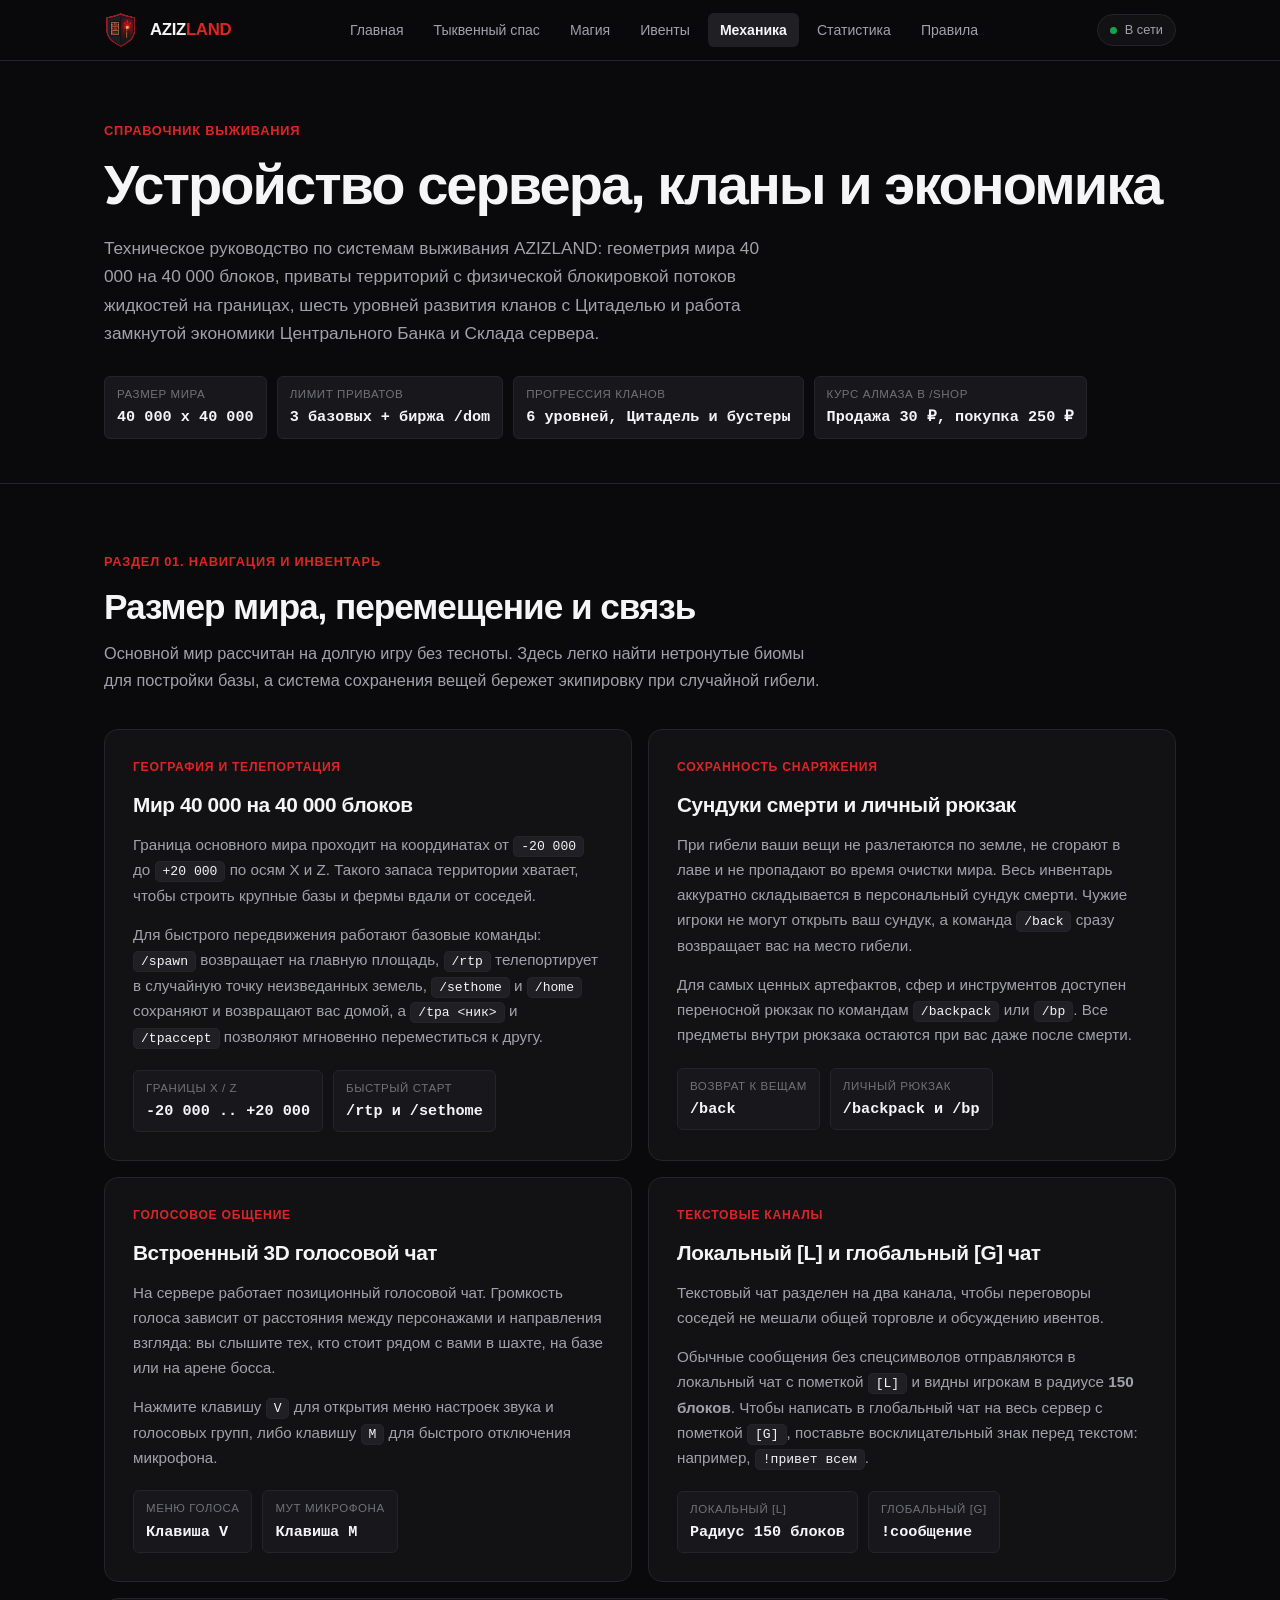
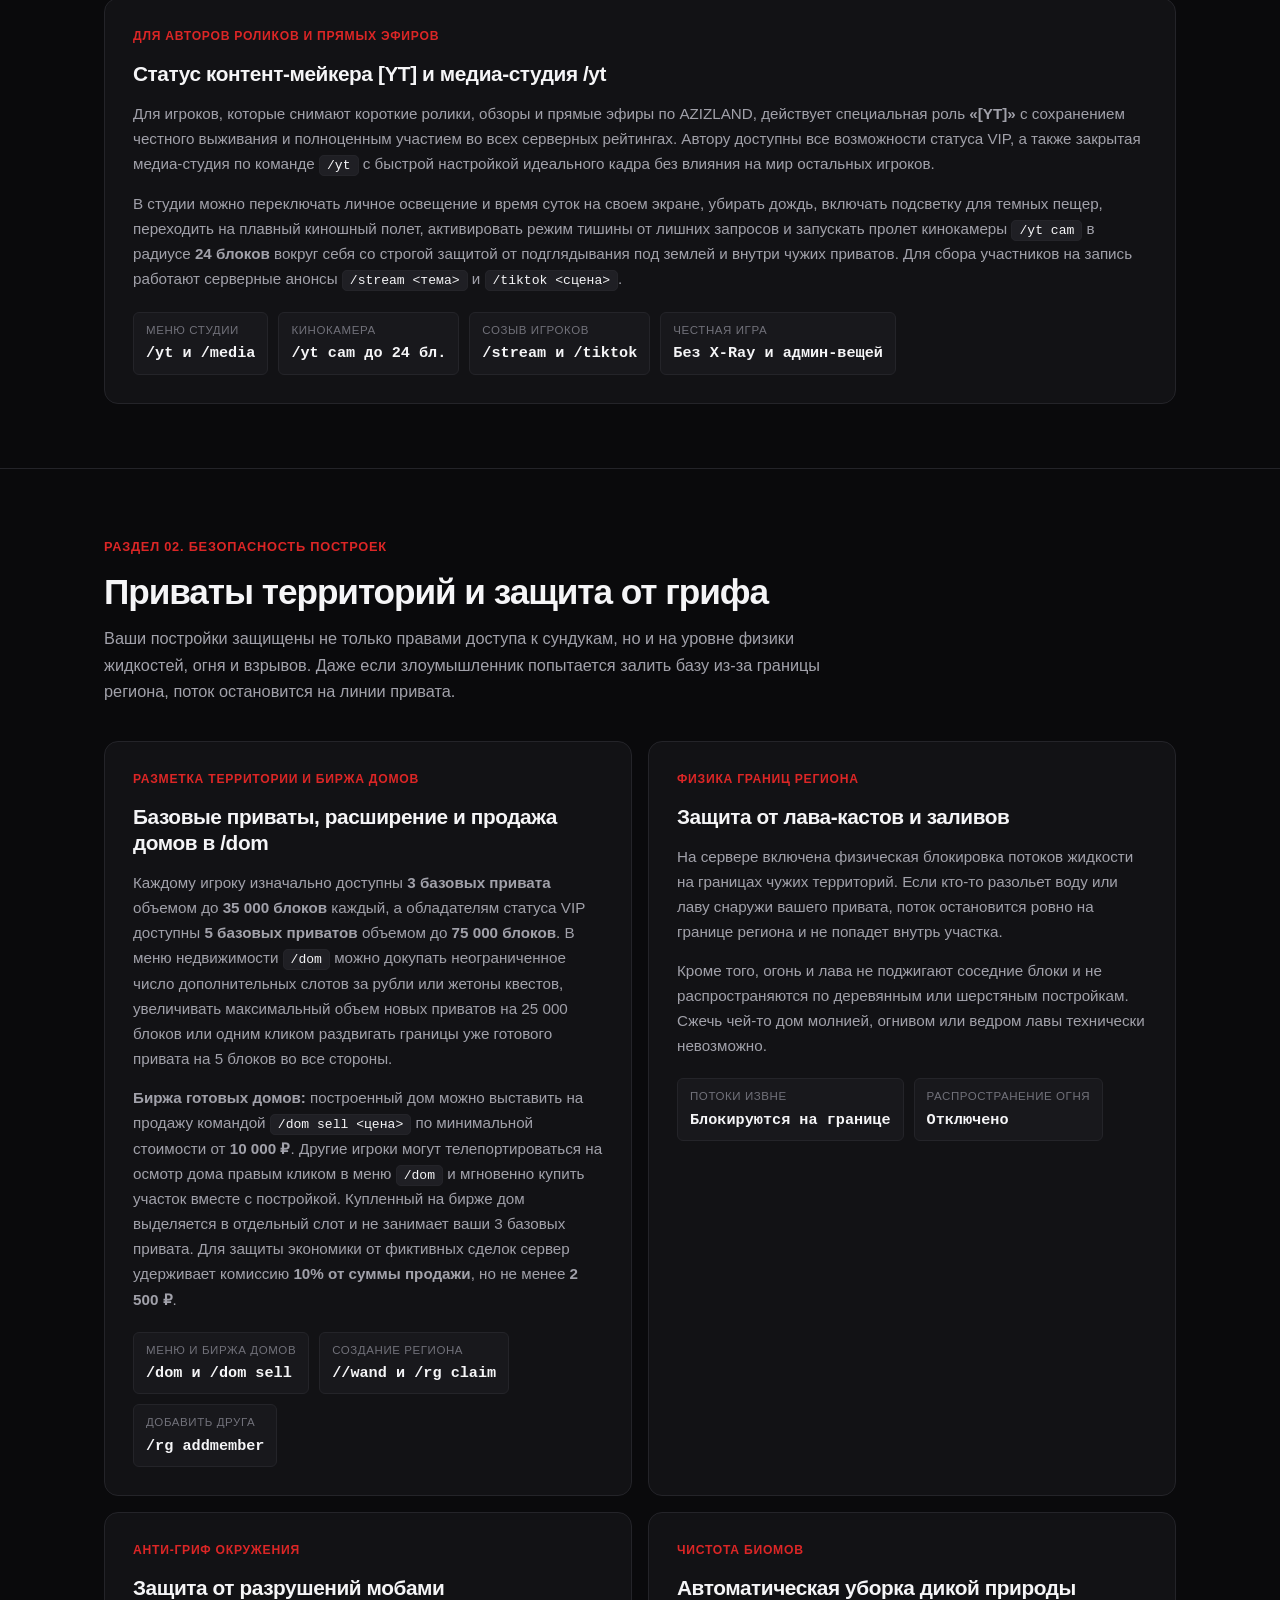
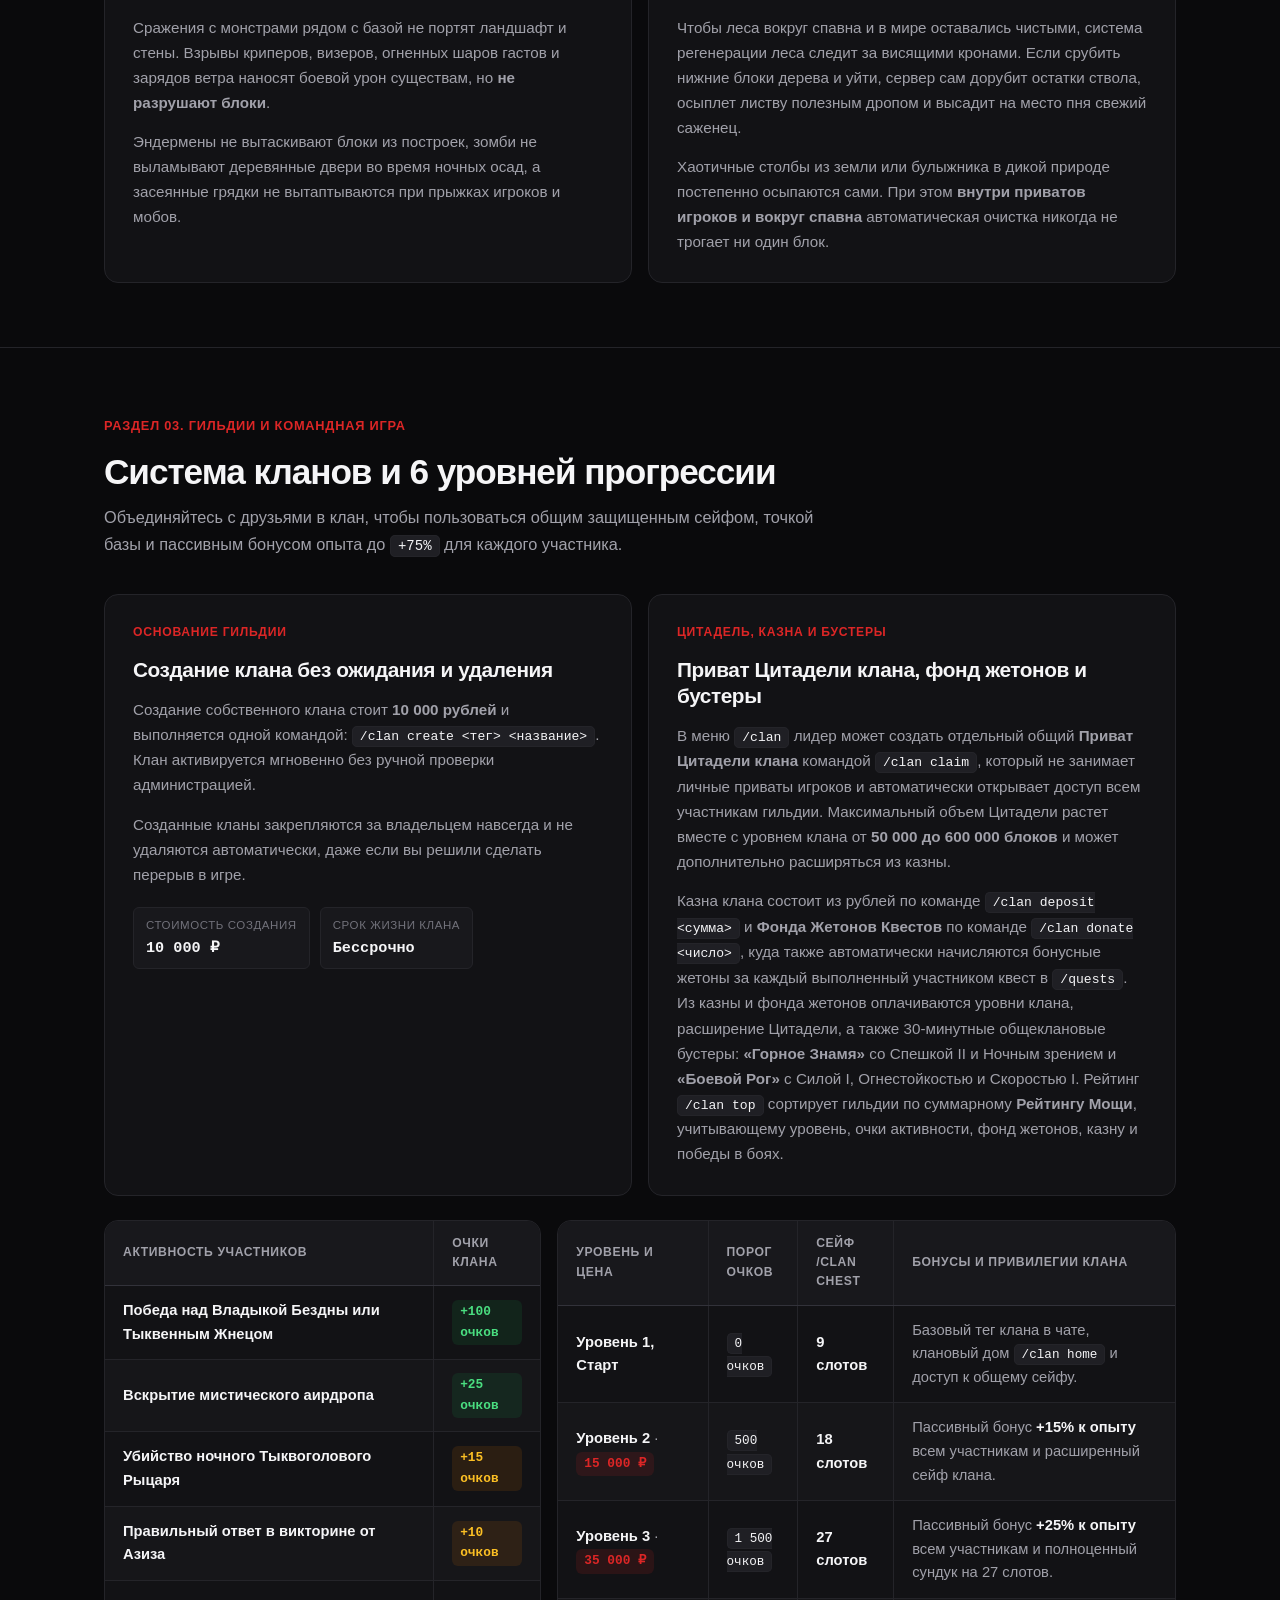
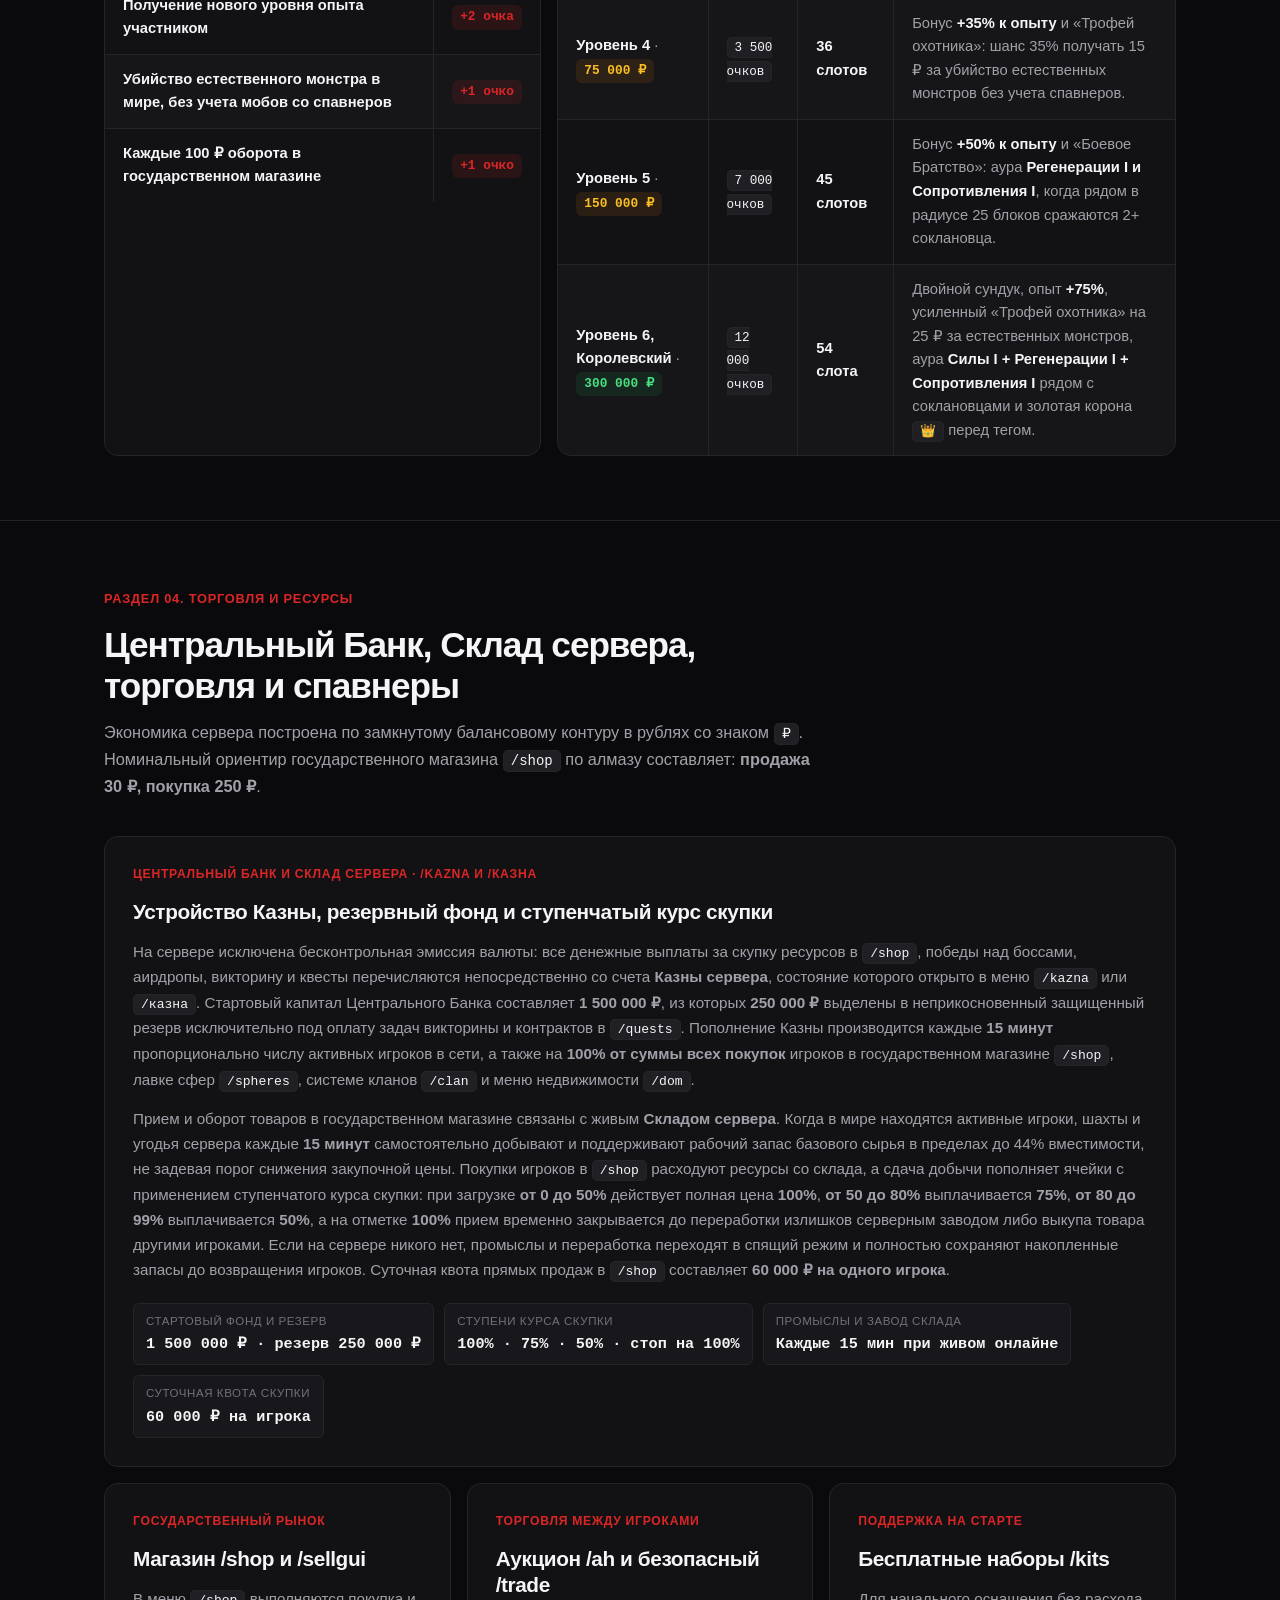
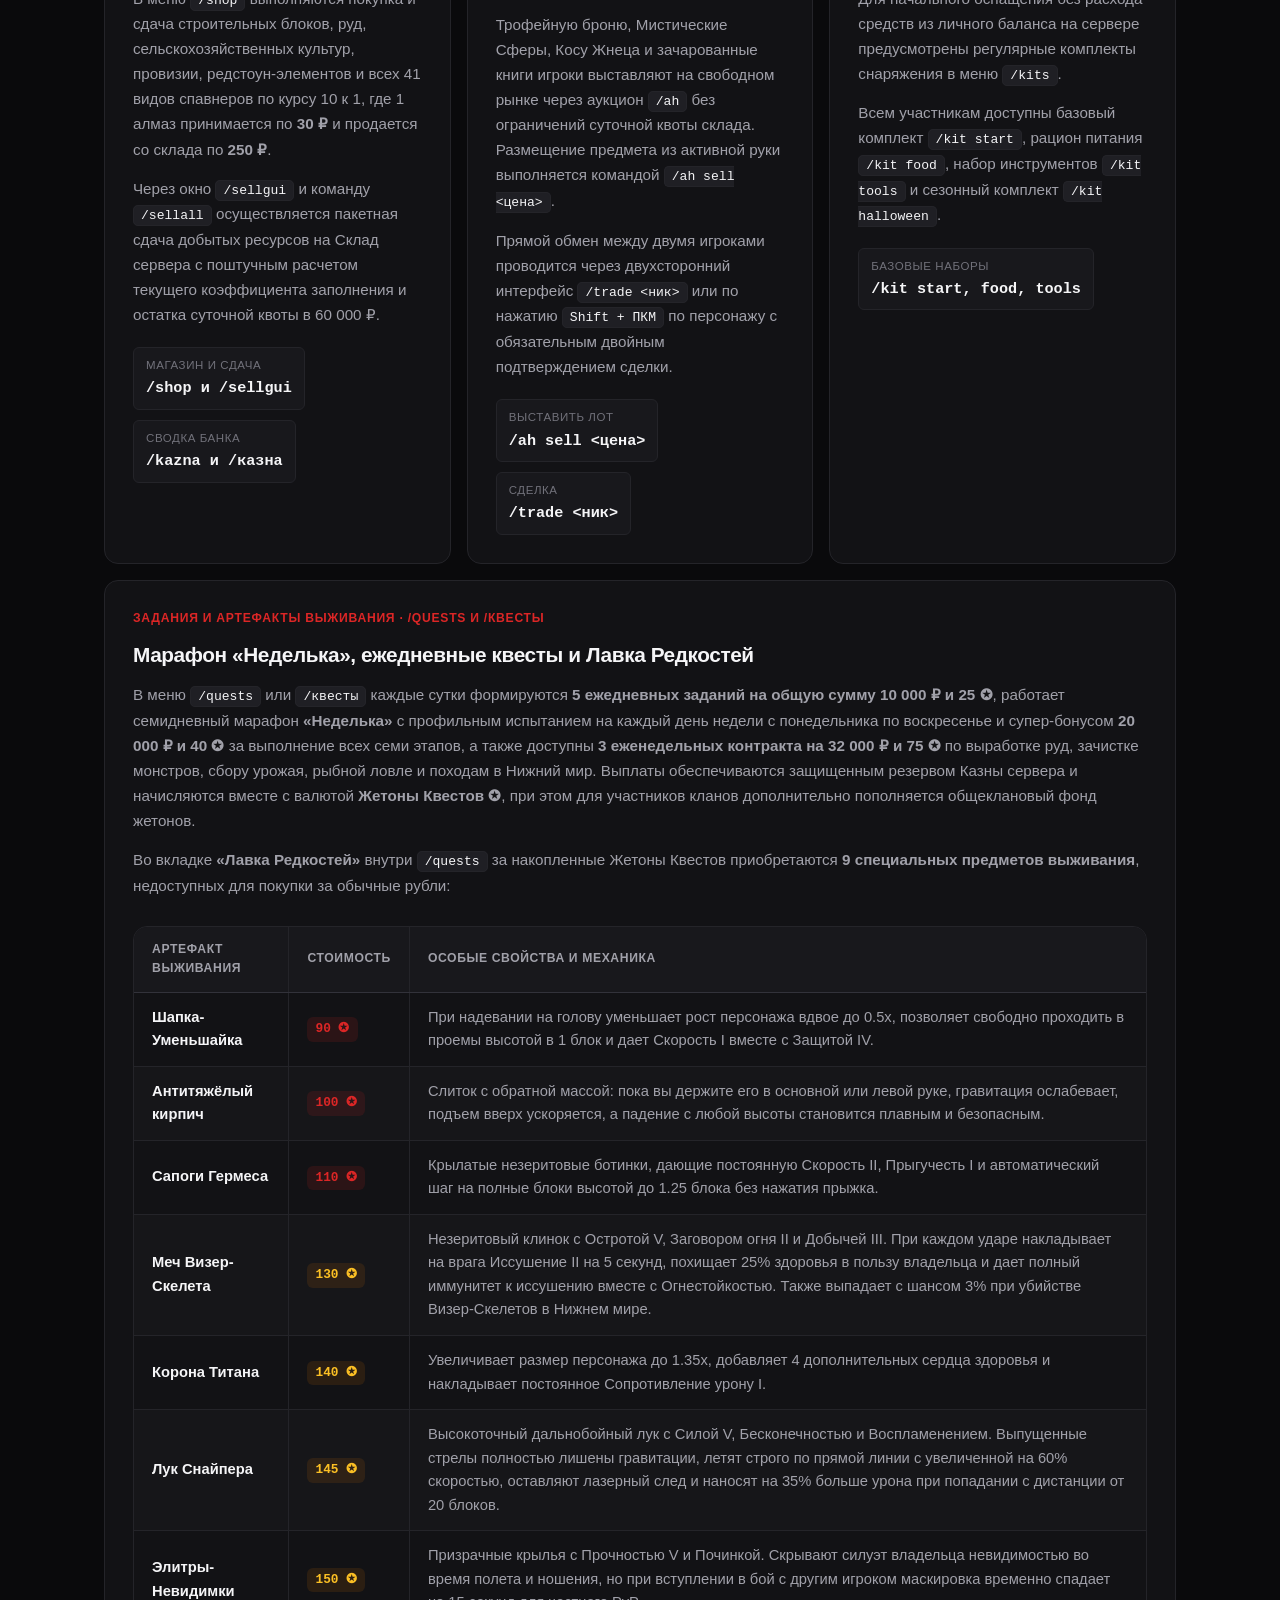
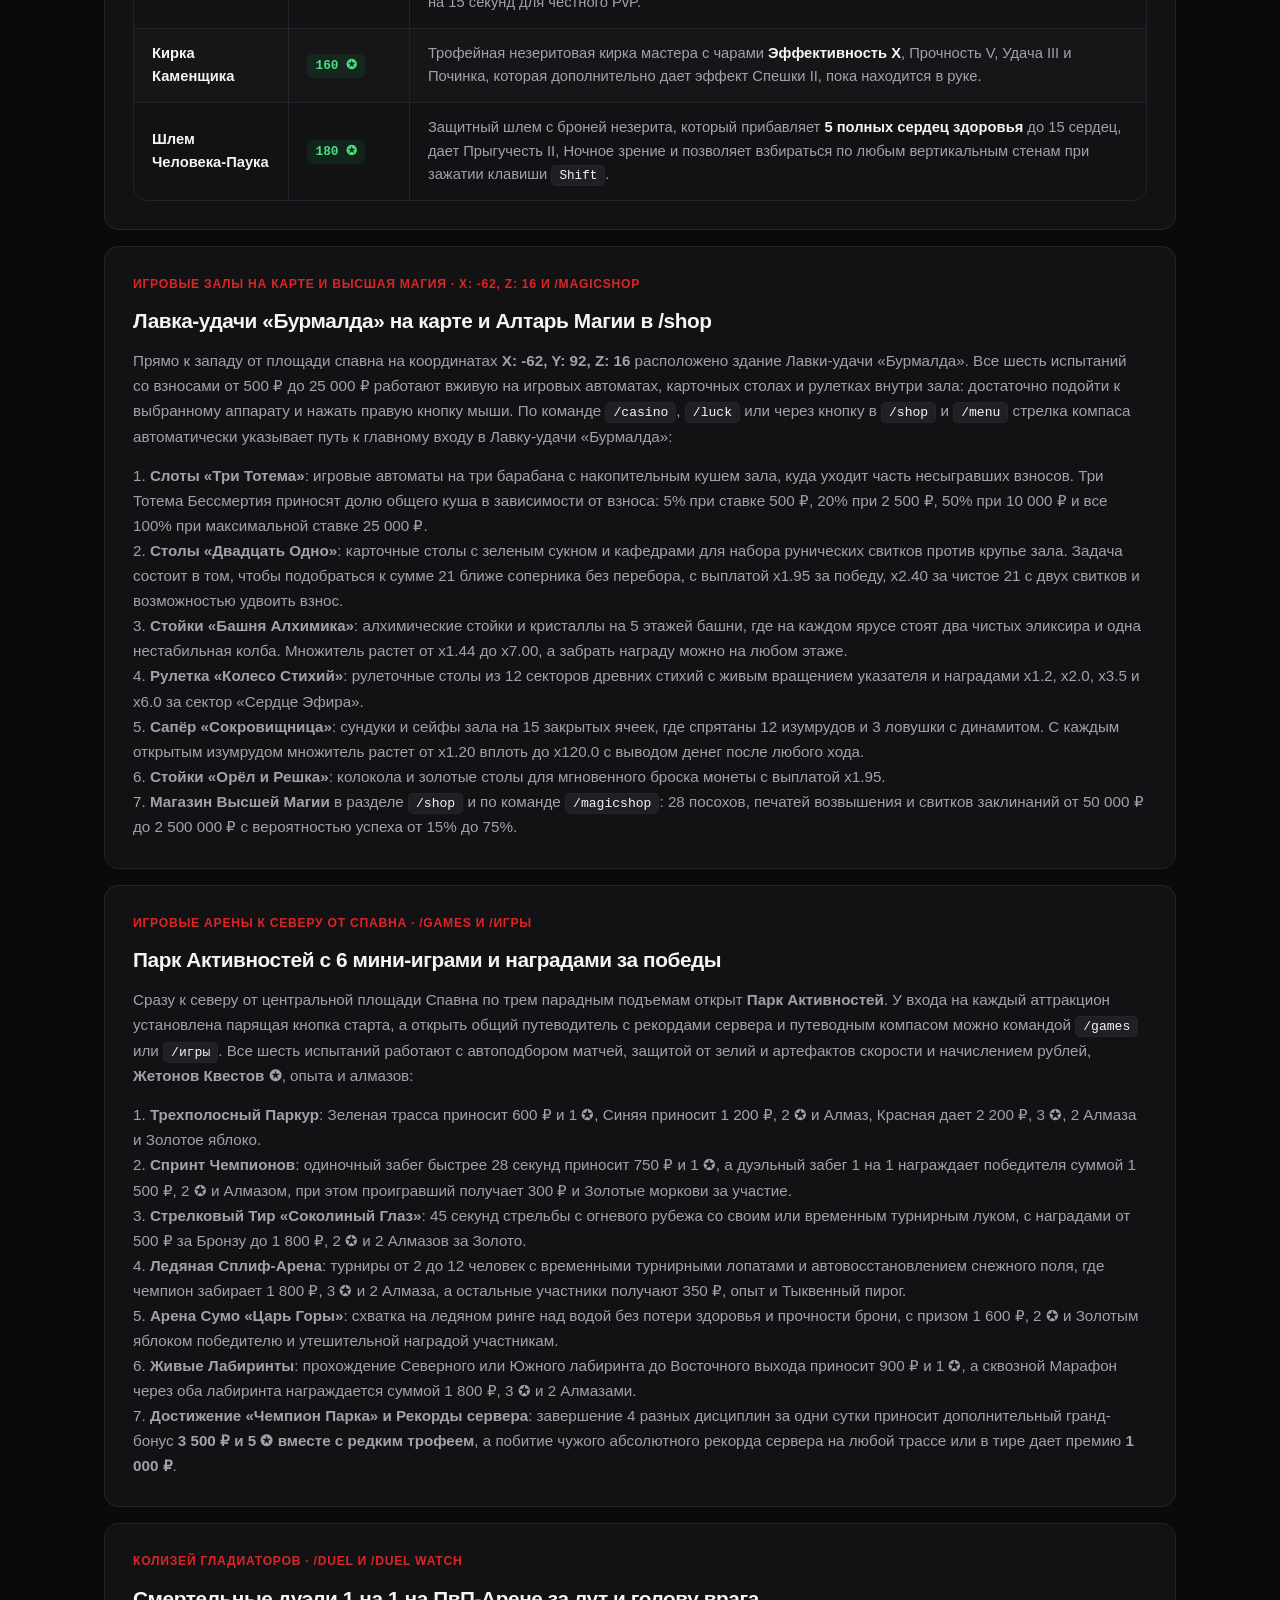
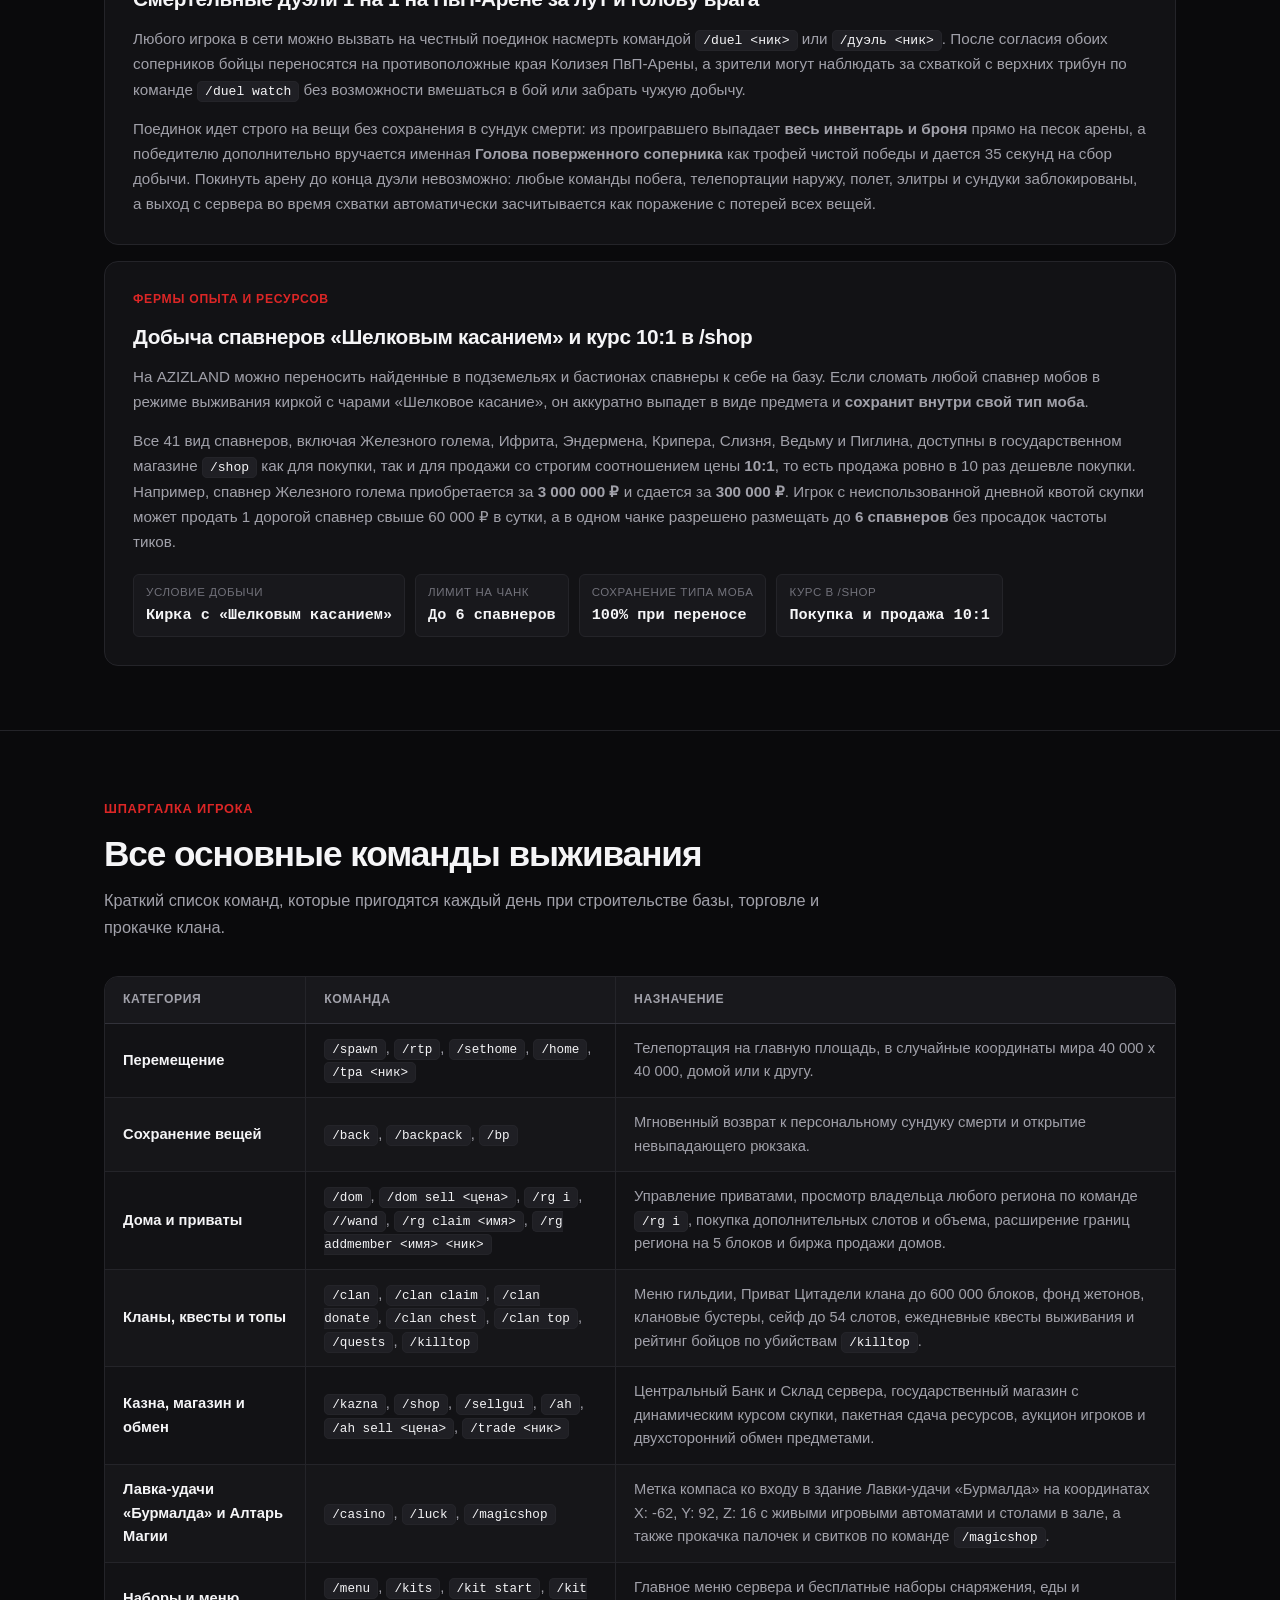
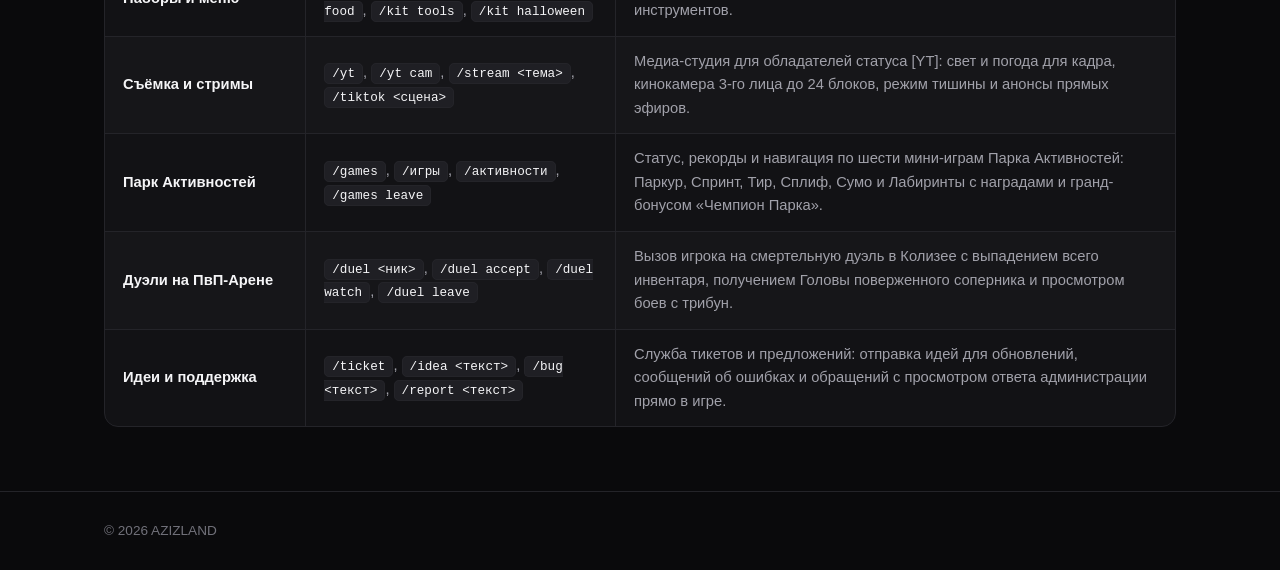
<file: mechanics.html>
<!DOCTYPE html>
<html lang="ru">
<head>
    <meta charset="UTF-8">
    <meta name="viewport" content="width=device-width, initial-scale=1.0">
    <title>Механика, кланы и экономика | Вики AZIZLAND</title>
    <meta name="description" content="Справочник по выживанию на сервере AZIZLAND: мир 40000 на 40000 блоков, приваты территорий с защитой от заливов, 6 уровней кланов, экономика, добыча спавнеров Шелковым касанием, сундуки смерти и голосовой чат.">
    <link rel="icon" type="image/png" href="assets/logo.png">
    <link rel="stylesheet" href="style.css">
</head>
<body>

    <header class="site-header">
        <div class="nav-inner">
            <a href="index.html" class="brand">
                <img src="assets/logo.png" alt="Герб AZIZLAND" class="brand-crest">
                <span class="brand-name">AZIZ<span>LAND</span></span>
            </a>
            <nav class="nav-menu" aria-label="Основная навигация">
                <a href="index.html" class="nav-item">Главная</a>
                <a href="halloween.html" class="nav-item">Тыквенный спас</a>
                <a href="magic.html" class="nav-item">Магия</a>
                <a href="bosses.html" class="nav-item">Ивенты</a>
                <a href="mechanics.html" class="nav-item active">Механика</a>
                <a href="stats.html" class="nav-item">Статистика</a>
                <a href="rules.html" class="nav-item">Правила</a>
            </nav>
            <div class="nav-status-pill">
                <span class="status-dot" id="navStatusDot"></span>
                <span id="navStatusText">В сети</span>
            </div>
        </div>
    </header>

    <main>
        <section class="page-hero">
            <div class="container">
                <div class="eyebrow">Справочник выживания</div>
                <h1 class="hero-title">Устройство сервера, кланы и экономика</h1>
                <p class="hero-lead">
                    Техническое руководство по системам выживания AZIZLAND: геометрия мира 40 000 на 40 000 блоков, приваты территорий с физической блокировкой потоков жидкостей на границах, шесть уровней развития кланов с Цитаделью и работа замкнутой экономики Центрального Банка и Склада сервера.
                </p>

                <div class="stat-row" style="margin-top: 28px;">
                    <div class="stat-chip">
                        <span class="stat-chip-label">Размер мира</span>
                        <span class="stat-chip-val">40 000 x 40 000</span>
                    </div>
                    <div class="stat-chip">
                        <span class="stat-chip-label">Лимит приватов</span>
                        <span class="stat-chip-val">3 базовых + биржа /dom</span>
                    </div>
                    <div class="stat-chip">
                        <span class="stat-chip-label">Прогрессия кланов</span>
                        <span class="stat-chip-val">6 уровней, Цитадель и бустеры</span>
                    </div>
                    <div class="stat-chip">
                        <span class="stat-chip-label">Курс алмаза в /shop</span>
                        <span class="stat-chip-val">Продажа 30 ₽, покупка 250 ₽</span>
                    </div>
                </div>
            </div>
        </section>

        <!-- Раздел 1: Размер мира, перемещение и чаты -->
        <section class="section" id="world-and-navigation">
            <div class="container">
                <div class="section-head">
                    <div class="eyebrow">Раздел 01. Навигация и инвентарь</div>
                    <h2 class="section-title">Размер мира, перемещение и связь</h2>
                    <p class="section-desc">
                        Основной мир рассчитан на долгую игру без тесноты. Здесь легко найти нетронутые биомы для постройки базы, а система сохранения вещей бережет экипировку при случайной гибели.
                    </p>
                </div>

                <div class="bento-grid">
                    <article class="card col-6">
                        <span class="card-kicker">География и телепортация</span>
                        <h3 class="card-title">Мир 40 000 на 40 000 блоков</h3>
                        <p class="card-text">
                            Граница основного мира проходит на координатах от <code class="inline-cmd">-20 000</code> до <code class="inline-cmd">+20 000</code> по осям X и Z. Такого запаса территории хватает, чтобы строить крупные базы и фермы вдали от соседей.
                        </p>
                        <p class="card-text">
                            Для быстрого передвижения работают базовые команды: <code class="inline-cmd">/spawn</code> возвращает на главную площадь, <code class="inline-cmd">/rtp</code> телепортирует в случайную точку неизведанных земель, <code class="inline-cmd">/sethome</code> и <code class="inline-cmd">/home</code> сохраняют и возвращают вас домой, а <code class="inline-cmd">/tpa &lt;ник&gt;</code> и <code class="inline-cmd">/tpaccept</code> позволяют мгновенно переместиться к другу.
                        </p>
                        <div class="stat-row">
                            <div class="stat-chip">
                                <span class="stat-chip-label">Границы X / Z</span>
                                <span class="stat-chip-val">-20 000 .. +20 000</span>
                            </div>
                            <div class="stat-chip">
                                <span class="stat-chip-label">Быстрый старт</span>
                                <span class="stat-chip-val">/rtp и /sethome</span>
                            </div>
                        </div>
                    </article>

                    <article class="card col-6">
                        <span class="card-kicker">Сохранность снаряжения</span>
                        <h3 class="card-title">Сундуки смерти и личный рюкзак</h3>
                        <p class="card-text">
                            При гибели ваши вещи не разлетаются по земле, не сгорают в лаве и не пропадают во время очистки мира. Весь инвентарь аккуратно складывается в персональный сундук смерти. Чужие игроки не могут открыть ваш сундук, а команда <code class="inline-cmd">/back</code> сразу возвращает вас на место гибели.
                        </p>
                        <p class="card-text">
                            Для самых ценных артефактов, сфер и инструментов доступен переносной рюкзак по командам <code class="inline-cmd">/backpack</code> или <code class="inline-cmd">/bp</code>. Все предметы внутри рюкзака остаются при вас даже после смерти.
                        </p>
                        <div class="stat-row">
                            <div class="stat-chip">
                                <span class="stat-chip-label">Возврат к вещам</span>
                                <span class="stat-chip-val">/back</span>
                            </div>
                            <div class="stat-chip">
                                <span class="stat-chip-label">Личный рюкзак</span>
                                <span class="stat-chip-val">/backpack и /bp</span>
                            </div>
                        </div>
                    </article>

                    <article class="card col-6">
                        <span class="card-kicker">Голосовое общение</span>
                        <h3 class="card-title">Встроенный 3D голосовой чат</h3>
                        <p class="card-text">
                            На сервере работает позиционный голосовой чат. Громкость голоса зависит от расстояния между персонажами и направления взгляда: вы слышите тех, кто стоит рядом с вами в шахте, на базе или на арене босса.
                        </p>
                        <p class="card-text">
                            Нажмите клавишу <code class="inline-cmd">V</code> для открытия меню настроек звука и голосовых групп, либо клавишу <code class="inline-cmd">M</code> для быстрого отключения микрофона.
                        </p>
                        <div class="stat-row">
                            <div class="stat-chip">
                                <span class="stat-chip-label">Меню голоса</span>
                                <span class="stat-chip-val">Клавиша V</span>
                            </div>
                            <div class="stat-chip">
                                <span class="stat-chip-label">Мут микрофона</span>
                                <span class="stat-chip-val">Клавиша M</span>
                            </div>
                        </div>
                    </article>

                    <article class="card col-6">
                        <span class="card-kicker">Текстовые каналы</span>
                        <h3 class="card-title">Локальный [L] и глобальный [G] чат</h3>
                        <p class="card-text">
                            Текстовый чат разделен на два канала, чтобы переговоры соседей не мешали общей торговле и обсуждению ивентов.
                        </p>
                        <p class="card-text">
                            Обычные сообщения без спецсимволов отправляются в локальный чат с пометкой <code class="inline-cmd">[L]</code> и видны игрокам в радиусе <strong>150 блоков</strong>. Чтобы написать в глобальный чат на весь сервер с пометкой <code class="inline-cmd">[G]</code>, поставьте восклицательный знак перед текстом: например, <code class="inline-cmd">!привет всем</code>.
                        </p>
                        <div class="stat-row">
                            <div class="stat-chip">
                                <span class="stat-chip-label">Локальный [L]</span>
                                <span class="stat-chip-val">Радиус 150 блоков</span>
                            </div>
                            <div class="stat-chip">
                                <span class="stat-chip-label">Глобальный [G]</span>
                                <span class="stat-chip-val">!сообщение</span>
                            </div>
                        </div>
                    </article>

                    <article class="card col-12">
                        <span class="card-kicker">Для авторов роликов и прямых эфиров</span>
                        <h3 class="card-title">Статус контент-мейкера [YT] и медиа-студия /yt</h3>
                        <p class="card-text">
                            Для игроков, которые снимают короткие ролики, обзоры и прямые эфиры по AZIZLAND, действует специальная роль <strong>«[YT]»</strong> с сохранением честного выживания и полноценным участием во всех серверных рейтингах. Автору доступны все возможности статуса VIP, а также закрытая медиа-студия по команде <code class="inline-cmd">/yt</code> с быстрой настройкой идеального кадра без влияния на мир остальных игроков.
                        </p>
                        <p class="card-text">
                            В студии можно переключать личное освещение и время суток на своем экране, убирать дождь, включать подсветку для темных пещер, переходить на плавный киношный полет, активировать режим тишины от лишних запросов и запускать пролет кинокамеры <code class="inline-cmd">/yt cam</code> в радиусе <strong>24 блоков</strong> вокруг себя со строгой защитой от подглядывания под землей и внутри чужих приватов. Для сбора участников на запись работают серверные анонсы <code class="inline-cmd">/stream &lt;тема&gt;</code> и <code class="inline-cmd">/tiktok &lt;сцена&gt;</code>.
                        </p>
                        <div class="stat-row">
                            <div class="stat-chip">
                                <span class="stat-chip-label">Меню студии</span>
                                <span class="stat-chip-val">/yt и /media</span>
                            </div>
                            <div class="stat-chip">
                                <span class="stat-chip-label">Кинокамера</span>
                                <span class="stat-chip-val">/yt cam до 24 бл.</span>
                            </div>
                            <div class="stat-chip">
                                <span class="stat-chip-label">Созыв игроков</span>
                                <span class="stat-chip-val">/stream и /tiktok</span>
                            </div>
                            <div class="stat-chip">
                                <span class="stat-chip-label">Честная игра</span>
                                <span class="stat-chip-val">Без X-Ray и админ-вещей</span>
                            </div>
                        </div>
                    </article>
                </div>
            </div>
        </section>

        <!-- Раздел 2: Приваты территорий и защита от грифа -->
        <section class="section" id="protection-and-regions">
            <div class="container">
                <div class="section-head">
                    <div class="eyebrow">Раздел 02. Безопасность построек</div>
                    <h2 class="section-title">Приваты территорий и защита от грифа</h2>
                    <p class="section-desc">
                        Ваши постройки защищены не только правами доступа к сундукам, но и на уровне физики жидкостей, огня и взрывов. Даже если злоумышленник попытается залить базу из-за границы региона, поток остановится на линии привата.
                    </p>
                </div>

                <div class="bento-grid">
                    <article class="card col-6">
                        <span class="card-kicker">Разметка территории и биржа домов</span>
                        <h3 class="card-title">Базовые приваты, расширение и продажа домов в /dom</h3>
                        <p class="card-text">
                            Каждому игроку изначально доступны <strong>3 базовых привата</strong> объемом до <strong>35 000 блоков</strong> каждый, а обладателям статуса VIP доступны <strong>5 базовых приватов</strong> объемом до <strong>75 000 блоков</strong>. В меню недвижимости <code class="inline-cmd">/dom</code> можно докупать неограниченное число дополнительных слотов за рубли или жетоны квестов, увеличивать максимальный объем новых приватов на 25 000 блоков или одним кликом раздвигать границы уже готового привата на 5 блоков во все стороны.
                        </p>
                        <p class="card-text">
                            <strong>Биржа готовых домов:</strong> построенный дом можно выставить на продажу командой <code class="inline-cmd">/dom sell &lt;цена&gt;</code> по минимальной стоимости от <strong>10 000 ₽</strong>. Другие игроки могут телепортироваться на осмотр дома правым кликом в меню <code class="inline-cmd">/dom</code> и мгновенно купить участок вместе с постройкой. Купленный на бирже дом выделяется в отдельный слот и не занимает ваши 3 базовых привата. Для защиты экономики от фиктивных сделок сервер удерживает комиссию <strong>10% от суммы продажи</strong>, но не менее <strong>2 500 ₽</strong>.
                        </p>
                        <div class="stat-row">
                            <div class="stat-chip">
                                <span class="stat-chip-label">Меню и биржа домов</span>
                                <span class="stat-chip-val">/dom и /dom sell</span>
                            </div>
                            <div class="stat-chip">
                                <span class="stat-chip-label">Создание региона</span>
                                <span class="stat-chip-val">//wand и /rg claim</span>
                            </div>
                            <div class="stat-chip">
                                <span class="stat-chip-label">Добавить друга</span>
                                <span class="stat-chip-val">/rg addmember</span>
                            </div>
                        </div>
                    </article>

                    <article class="card col-6">
                        <span class="card-kicker">Физика границ региона</span>
                        <h3 class="card-title">Защита от лава-кастов и заливов</h3>
                        <p class="card-text">
                            На сервере включена физическая блокировка потоков жидкости на границах чужих территорий. Если кто-то разольет воду или лаву снаружи вашего привата, поток остановится ровно на границе региона и не попадет внутрь участка.
                        </p>
                        <p class="card-text">
                            Кроме того, огонь и лава не поджигают соседние блоки и не распространяются по деревянным или шерстяным постройкам. Сжечь чей-то дом молнией, огнивом или ведром лавы технически невозможно.
                        </p>
                        <div class="stat-row">
                            <div class="stat-chip">
                                <span class="stat-chip-label">Потоки извне</span>
                                <span class="stat-chip-val">Блокируются на границе</span>
                            </div>
                            <div class="stat-chip">
                                <span class="stat-chip-label">Распространение огня</span>
                                <span class="stat-chip-val">Отключено</span>
                            </div>
                        </div>
                    </article>

                    <article class="card col-6">
                        <span class="card-kicker">Анти-гриф окружения</span>
                        <h3 class="card-title">Защита от разрушений мобами</h3>
                        <p class="card-text">
                            Сражения с монстрами рядом с базой не портят ландшафт и стены. Взрывы криперов, визеров, огненных шаров гастов и зарядов ветра наносят боевой урон существам, но <strong>не разрушают блоки</strong>.
                        </p>
                        <p class="card-text">
                            Эндермены не вытаскивают блоки из построек, зомби не выламывают деревянные двери во время ночных осад, а засеянные грядки не вытаптываются при прыжках игроков и мобов.
                        </p>
                    </article>

                    <article class="card col-6">
                        <span class="card-kicker">Чистота биомов</span>
                        <h3 class="card-title">Автоматическая уборка дикой природы</h3>
                        <p class="card-text">
                            Чтобы леса вокруг спавна и в мире оставались чистыми, система регенерации леса следит за висящими кронами. Если срубить нижние блоки дерева и уйти, сервер сам дорубит остатки ствола, осыплет листву полезным дропом и высадит на место пня свежий саженец.
                        </p>
                        <p class="card-text">
                            Хаотичные столбы из земли или булыжника в дикой природе постепенно осыпаются сами. При этом <strong>внутри приватов игроков и вокруг спавна</strong> автоматическая очистка никогда не трогает ни один блок.
                        </p>
                    </article>
                </div>
            </div>
        </section>

        <!-- Раздел 3: Система кланов и 6 уровней прогрессии -->
        <section class="section" id="clans-progression">
            <div class="container">
                <div class="section-head">
                    <div class="eyebrow">Раздел 03. Гильдии и командная игра</div>
                    <h2 class="section-title">Система кланов и 6 уровней прогрессии</h2>
                    <p class="section-desc">
                        Объединяйтесь с друзьями в клан, чтобы пользоваться общим защищенным сейфом, точкой базы и пассивным бонусом опыта до <code class="inline-cmd">+75%</code> для каждого участника.
                    </p>
                </div>

                <div class="bento-grid" style="margin-bottom: 24px;">
                    <article class="card col-6">
                        <span class="card-kicker">Основание гильдии</span>
                        <h3 class="card-title">Создание клана без ожидания и удаления</h3>
                        <p class="card-text">
                            Создание собственного клана стоит <strong>10 000 рублей</strong> и выполняется одной командой: <code class="inline-cmd">/clan create &lt;тег&gt; &lt;название&gt;</code>. Клан активируется мгновенно без ручной проверки администрацией.
                        </p>
                        <p class="card-text">
                            Созданные кланы закрепляются за владельцем навсегда и не удаляются автоматически, даже если вы решили сделать перерыв в игре.
                        </p>
                        <div class="stat-row">
                            <div class="stat-chip">
                                <span class="stat-chip-label">Стоимость создания</span>
                                <span class="stat-chip-val">10 000 ₽</span>
                            </div>
                            <div class="stat-chip">
                                <span class="stat-chip-label">Срок жизни клана</span>
                                <span class="stat-chip-val">Бессрочно</span>
                            </div>
                        </div>
                    </article>

                    <article class="card col-6">
                        <span class="card-kicker">Цитадель, казна и бустеры</span>
                        <h3 class="card-title">Приват Цитадели клана, фонд жетонов и бустеры</h3>
                        <p class="card-text">
                            В меню <code class="inline-cmd">/clan</code> лидер может создать отдельный общий <strong>Приват Цитадели клана</strong> командой <code class="inline-cmd">/clan claim</code>, который не занимает личные приваты игроков и автоматически открывает доступ всем участникам гильдии. Максимальный объем Цитадели растет вместе с уровнем клана от <strong>50 000 до 600 000 блоков</strong> и может дополнительно расширяться из казны.
                        </p>
                        <p class="card-text">
                            Казна клана состоит из рублей по команде <code class="inline-cmd">/clan deposit &lt;сумма&gt;</code> и <strong>Фонда Жетонов Квестов</strong> по команде <code class="inline-cmd">/clan donate &lt;число&gt;</code>, куда также автоматически начисляются бонусные жетоны за каждый выполненный участником квест в <code class="inline-cmd">/quests</code>. Из казны и фонда жетонов оплачиваются уровни клана, расширение Цитадели, а также 30-минутные общеклановые бустеры: <strong>«Горное Знамя»</strong> со Спешкой II и Ночным зрением и <strong>«Боевой Рог»</strong> с Силой I, Огнестойкостью и Скоростью I. Рейтинг <code class="inline-cmd">/clan top</code> сортирует гильдии по суммарному <strong>Рейтингу Мощи</strong>, учитывающему уровень, очки активности, фонд жетонов, казну и победы в боях.
                        </p>
                    </article>
                </div>

                <div class="bento-grid">
                    <div class="col-5">
                        <div class="spec-table-wrap" style="height: 100%;">
                            <table class="spec-table">
                                <thead>
                                    <tr>
                                        <th>Активность участников</th>
                                        <th>Очки клана</th>
                                    </tr>
                                </thead>
                                <tbody>
                                    <tr>
                                        <td><strong>Победа над Владыкой Бездны или Тыквенным Жнецом</strong></td>
                                        <td><span class="chance-badge guaranteed">+100 очков</span></td>
                                    </tr>
                                    <tr>
                                        <td><strong>Вскрытие мистического аирдропа</strong></td>
                                        <td><span class="chance-badge guaranteed">+25 очков</span></td>
                                    </tr>
                                    <tr>
                                        <td><strong>Убийство ночного Тыквоголового Рыцаря</strong></td>
                                        <td><span class="chance-badge amber">+15 очков</span></td>
                                    </tr>
                                    <tr>
                                        <td><strong>Правильный ответ в викторине от Азиза</strong></td>
                                        <td><span class="chance-badge amber">+10 очков</span></td>
                                    </tr>
                                    <tr>
                                        <td><strong>Получение нового уровня опыта участником</strong></td>
                                        <td><span class="chance-badge">+2 очка</span></td>
                                    </tr>
                                    <tr>
                                        <td><strong>Убийство естественного монстра в мире, без учета мобов со спавнеров</strong></td>
                                        <td><span class="chance-badge">+1 очко</span></td>
                                    </tr>
                                    <tr>
                                        <td><strong>Каждые 100 ₽ оборота в государственном магазине</strong></td>
                                        <td><span class="chance-badge">+1 очко</span></td>
                                    </tr>
                                </tbody>
                            </table>
                        </div>
                    </div>

                    <div class="col-7">
                        <div class="spec-table-wrap" style="height: 100%;">
                            <table class="spec-table">
                                <thead>
                                    <tr>
                                        <th>Уровень и цена</th>
                                        <th>Порог очков</th>
                                        <th>Сейф /clan chest</th>
                                        <th>Бонусы и привилегии клана</th>
                                    </tr>
                                </thead>
                                <tbody>
                                    <tr>
                                        <td><strong>Уровень 1, Старт</strong></td>
                                        <td><code class="inline-cmd">0 очков</code></td>
                                        <td><strong>9 слотов</strong></td>
                                        <td>Базовый тег клана в чате, клановый дом <code class="inline-cmd">/clan home</code> и доступ к общему сейфу.</td>
                                    </tr>
                                    <tr>
                                        <td><strong>Уровень 2</strong> · <span class="chance-badge">15 000 ₽</span></td>
                                        <td><code class="inline-cmd">500 очков</code></td>
                                        <td><strong>18 слотов</strong></td>
                                        <td>Пассивный бонус <strong>+15% к опыту</strong> всем участникам и расширенный сейф клана.</td>
                                    </tr>
                                    <tr>
                                        <td><strong>Уровень 3</strong> · <span class="chance-badge">35 000 ₽</span></td>
                                        <td><code class="inline-cmd">1 500 очков</code></td>
                                        <td><strong>27 слотов</strong></td>
                                        <td>Пассивный бонус <strong>+25% к опыту</strong> всем участникам и полноценный сундук на 27 слотов.</td>
                                    </tr>
                                    <tr>
                                        <td><strong>Уровень 4</strong> · <span class="chance-badge amber">75 000 ₽</span></td>
                                        <td><code class="inline-cmd">3 500 очков</code></td>
                                        <td><strong>36 слотов</strong></td>
                                        <td>Бонус <strong>+35% к опыту</strong> и «Трофей охотника»: шанс 35% получать 15 ₽ за убийство естественных монстров без учета спавнеров.</td>
                                    </tr>
                                    <tr>
                                        <td><strong>Уровень 5</strong> · <span class="chance-badge amber">150 000 ₽</span></td>
                                        <td><code class="inline-cmd">7 000 очков</code></td>
                                        <td><strong>45 слотов</strong></td>
                                        <td>Бонус <strong>+50% к опыту</strong> и «Боевое Братство»: аура <strong>Регенерации I и Сопротивления I</strong>, когда рядом в радиусе 25 блоков сражаются 2+ соклановца.</td>
                                    </tr>
                                    <tr>
                                        <td><strong>Уровень 6, Королевский</strong> · <span class="chance-badge guaranteed">300 000 ₽</span></td>
                                        <td><code class="inline-cmd">12 000 очков</code></td>
                                        <td><strong>54 слота</strong></td>
                                        <td>Двойной сундук, опыт <strong>+75%</strong>, усиленный «Трофей охотника» на 25 ₽ за естественных монстров, аура <strong>Силы I + Регенерации I + Сопротивления I</strong> рядом с соклановцами и золотая корона <code class="inline-cmd">👑</code> перед тегом.</td>
                                    </tr>
                                </tbody>
                            </table>
                        </div>
                    </div>
                </div>
            </div>
        </section>

        <!-- Раздел 4: Экономика, Аукцион, Трейды и Спавнеры -->
        <section class="section" id="economy-and-spawners">
            <div class="container">
                <div class="section-head">
                    <div class="eyebrow">Раздел 04. Торговля и ресурсы</div>
                    <h2 class="section-title">Центральный Банк, Склад сервера, торговля и спавнеры</h2>
                    <p class="section-desc">
                        Экономика сервера построена по замкнутому балансовому контуру в рублях со знаком <code class="inline-cmd">₽</code>. Номинальный ориентир государственного магазина <code class="inline-cmd">/shop</code> по алмазу составляет: <strong>продажа 30 ₽, покупка 250 ₽</strong>.
                    </p>
                </div>

                <div class="bento-grid">
                    <article class="card col-12">
                        <span class="card-kicker">Центральный Банк и Склад сервера · /kazna и /казна</span>
                        <h3 class="card-title">Устройство Казны, резервный фонд и ступенчатый курс скупки</h3>
                        <p class="card-text">
                            На сервере исключена бесконтрольная эмиссия валюты: все денежные выплаты за скупку ресурсов в <code class="inline-cmd">/shop</code>, победы над боссами, аирдропы, викторину и квесты перечисляются непосредственно со счета <strong>Казны сервера</strong>, состояние которого открыто в меню <code class="inline-cmd">/kazna</code> или <code class="inline-cmd">/казна</code>. Стартовый капитал Центрального Банка составляет <strong>1 500 000 ₽</strong>, из которых <strong>250 000 ₽</strong> выделены в неприкосновенный защищенный резерв исключительно под оплату задач викторины и контрактов в <code class="inline-cmd">/quests</code>. Пополнение Казны производится каждые <strong>15 минут</strong> пропорционально числу активных игроков в сети, а также на <strong>100% от суммы всех покупок</strong> игроков в государственном магазине <code class="inline-cmd">/shop</code>, лавке сфер <code class="inline-cmd">/spheres</code>, системе кланов <code class="inline-cmd">/clan</code> и меню недвижимости <code class="inline-cmd">/dom</code>.
                        </p>
                        <p class="card-text">
                            Прием и оборот товаров в государственном магазине связаны с живым <strong>Складом сервера</strong>. Когда в мире находятся активные игроки, шахты и угодья сервера каждые <strong>15 минут</strong> самостоятельно добывают и поддерживают рабочий запас базового сырья в пределах до 44% вместимости, не задевая порог снижения закупочной цены. Покупки игроков в <code class="inline-cmd">/shop</code> расходуют ресурсы со склада, а сдача добычи пополняет ячейки с применением ступенчатого курса скупки: при загрузке <strong>от 0 до 50%</strong> действует полная цена <strong>100%</strong>, <strong>от 50 до 80%</strong> выплачивается <strong>75%</strong>, <strong>от 80 до 99%</strong> выплачивается <strong>50%</strong>, а на отметке <strong>100%</strong> прием временно закрывается до переработки излишков серверным заводом либо выкупа товара другими игроками. Если на сервере никого нет, промыслы и переработка переходят в спящий режим и полностью сохраняют накопленные запасы до возвращения игроков. Суточная квота прямых продаж в <code class="inline-cmd">/shop</code> составляет <strong>60 000 ₽ на одного игрока</strong>.
                        </p>
                        <div class="stat-row">
                            <div class="stat-chip">
                                <span class="stat-chip-label">Стартовый фонд и резерв</span>
                                <span class="stat-chip-val">1 500 000 ₽ · резерв 250 000 ₽</span>
                            </div>
                            <div class="stat-chip">
                                <span class="stat-chip-label">Ступени курса скупки</span>
                                <span class="stat-chip-val">100% · 75% · 50% · стоп на 100%</span>
                            </div>
                            <div class="stat-chip">
                                <span class="stat-chip-label">Промыслы и завод склада</span>
                                <span class="stat-chip-val">Каждые 15 мин при живом онлайне</span>
                            </div>
                            <div class="stat-chip">
                                <span class="stat-chip-label">Суточная квота скупки</span>
                                <span class="stat-chip-val">60 000 ₽ на игрока</span>
                            </div>
                        </div>
                    </article>

                    <article class="card col-4">
                        <span class="card-kicker">Государственный рынок</span>
                        <h3 class="card-title">Магазин /shop и /sellgui</h3>
                        <p class="card-text">
                            В меню <code class="inline-cmd">/shop</code> выполняются покупка и сдача строительных блоков, руд, сельскохозяйственных культур, провизии, редстоун-элементов и всех 41 видов спавнеров по курсу 10 к 1, где 1 алмаз принимается по <strong>30 ₽</strong> и продается со склада по <strong>250 ₽</strong>.
                        </p>
                        <p class="card-text">
                            Через окно <code class="inline-cmd">/sellgui</code> и команду <code class="inline-cmd">/sellall</code> осуществляется пакетная сдача добытых ресурсов на Склад сервера с поштучным расчетом текущего коэффициента заполнения и остатка суточной квоты в 60 000 ₽.
                        </p>
                        <div class="stat-row">
                            <div class="stat-chip">
                                <span class="stat-chip-label">Магазин и сдача</span>
                                <span class="stat-chip-val">/shop и /sellgui</span>
                            </div>
                            <div class="stat-chip">
                                <span class="stat-chip-label">Сводка банка</span>
                                <span class="stat-chip-val">/kazna и /казна</span>
                            </div>
                        </div>
                    </article>

                    <article class="card col-4">
                        <span class="card-kicker">Торговля между игроками</span>
                        <h3 class="card-title">Аукцион /ah и безопасный /trade</h3>
                        <p class="card-text">
                            Трофейную броню, Мистические Сферы, Косу Жнеца и зачарованные книги игроки выставляют на свободном рынке через аукцион <code class="inline-cmd">/ah</code> без ограничений суточной квоты склада. Размещение предмета из активной руки выполняется командой <code class="inline-cmd">/ah sell &lt;цена&gt;</code>.
                        </p>
                        <p class="card-text">
                            Прямой обмен между двумя игроками проводится через двухсторонний интерфейс <code class="inline-cmd">/trade &lt;ник&gt;</code> или по нажатию <code class="inline-cmd">Shift + ПКМ</code> по персонажу с обязательным двойным подтверждением сделки.
                        </p>
                        <div class="stat-row">
                            <div class="stat-chip">
                                <span class="stat-chip-label">Выставить лот</span>
                                <span class="stat-chip-val">/ah sell &lt;цена&gt;</span>
                            </div>
                            <div class="stat-chip">
                                <span class="stat-chip-label">Сделка</span>
                                <span class="stat-chip-val">/trade &lt;ник&gt;</span>
                            </div>
                        </div>
                    </article>

                    <article class="card col-4">
                        <span class="card-kicker">Поддержка на старте</span>
                        <h3 class="card-title">Бесплатные наборы /kits</h3>
                        <p class="card-text">
                            Для начального оснащения без расхода средств из личного баланса на сервере предусмотрены регулярные комплекты снаряжения в меню <code class="inline-cmd">/kits</code>.
                        </p>
                        <p class="card-text">
                            Всем участникам доступны базовый комплект <code class="inline-cmd">/kit start</code>, рацион питания <code class="inline-cmd">/kit food</code>, набор инструментов <code class="inline-cmd">/kit tools</code> и сезонный комплект <code class="inline-cmd">/kit halloween</code>.
                        </p>
                        <div class="stat-row">
                            <div class="stat-chip">
                                <span class="stat-chip-label">Базовые наборы</span>
                                <span class="stat-chip-val">/kit start, food, tools</span>
                            </div>
                        </div>
                    </article>

                    <article class="card col-12">
                        <span class="card-kicker">Задания и артефакты выживания · /quests и /квесты</span>
                        <h3 class="card-title">Марафон «Неделька», ежедневные квесты и Лавка Редкостей</h3>
                        <p class="card-text">
                            В меню <code class="inline-cmd">/quests</code> или <code class="inline-cmd">/квесты</code> каждые сутки формируются <strong>5 ежедневных заданий на общую сумму 10 000 ₽ и 25 ✪</strong>, работает семидневный марафон <strong>«Неделька»</strong> с профильным испытанием на каждый день недели с понедельника по воскресенье и супер-бонусом <strong>20 000 ₽ и 40 ✪</strong> за выполнение всех семи этапов, а также доступны <strong>3 еженедельных контракта на 32 000 ₽ и 75 ✪</strong> по выработке руд, зачистке монстров, сбору урожая, рыбной ловле и походам в Нижний мир. Выплаты обеспечиваются защищенным резервом Казны сервера и начисляются вместе с валютой <strong>Жетоны Квестов ✪</strong>, при этом для участников кланов дополнительно пополняется общеклановый фонд жетонов.
                        </p>
                        <p class="card-text">
                            Во вкладке <strong>«Лавка Редкостей»</strong> внутри <code class="inline-cmd">/quests</code> за накопленные Жетоны Квестов приобретаются <strong>9 специальных предметов выживания</strong>, недоступных для покупки за обычные рубли:
                        </p>
                        <div class="spec-table-wrap" style="margin-top: 14px;">
                            <table class="spec-table">
                                <thead>
                                    <tr>
                                        <th>Артефакт выживания</th>
                                        <th>Стоимость</th>
                                        <th>Особые свойства и механика</th>
                                    </tr>
                                </thead>
                                <tbody>
                                    <tr>
                                        <td><strong>Шапка-Уменьшайка</strong></td>
                                        <td><span class="chance-badge">90 ✪</span></td>
                                        <td>При надевании на голову уменьшает рост персонажа вдвое до 0.5x, позволяет свободно проходить в проемы высотой в 1 блок и дает Скорость I вместе с Защитой IV.</td>
                                    </tr>
                                    <tr>
                                        <td><strong>Антитяжёлый кирпич</strong></td>
                                        <td><span class="chance-badge">100 ✪</span></td>
                                        <td>Слиток с обратной массой: пока вы держите его в основной или левой руке, гравитация ослабевает, подъем вверх ускоряется, а падение с любой высоты становится плавным и безопасным.</td>
                                    </tr>
                                    <tr>
                                        <td><strong>Сапоги Гермеса</strong></td>
                                        <td><span class="chance-badge">110 ✪</span></td>
                                        <td>Крылатые незеритовые ботинки, дающие постоянную Скорость II, Прыгучесть I и автоматический шаг на полные блоки высотой до 1.25 блока без нажатия прыжка.</td>
                                    </tr>
                                    <tr>
                                        <td><strong>Меч Визер-Скелета</strong></td>
                                        <td><span class="chance-badge amber">130 ✪</span></td>
                                        <td>Незеритовый клинок с Остротой V, Заговором огня II и Добычей III. При каждом ударе накладывает на врага Иссушение II на 5 секунд, похищает 25% здоровья в пользу владельца и дает полный иммунитет к иссушению вместе с Огнестойкостью. Также выпадает с шансом 3% при убийстве Визер-Скелетов в Нижнем мире.</td>
                                    </tr>
                                    <tr>
                                        <td><strong>Корона Титана</strong></td>
                                        <td><span class="chance-badge amber">140 ✪</span></td>
                                        <td>Увеличивает размер персонажа до 1.35x, добавляет 4 дополнительных сердца здоровья и накладывает постоянное Сопротивление урону I.</td>
                                    </tr>
                                    <tr>
                                        <td><strong>Лук Снайпера</strong></td>
                                        <td><span class="chance-badge amber">145 ✪</span></td>
                                        <td>Высокоточный дальнобойный лук с Силой V, Бесконечностью и Воспламенением. Выпущенные стрелы полностью лишены гравитации, летят строго по прямой линии с увеличенной на 60% скоростью, оставляют лазерный след и наносят на 35% больше урона при попадании с дистанции от 20 блоков.</td>
                                    </tr>
                                    <tr>
                                        <td><strong>Элитры-Невидимки</strong></td>
                                        <td><span class="chance-badge amber">150 ✪</span></td>
                                        <td>Призрачные крылья с Прочностью V и Починкой. Скрывают силуэт владельца невидимостью во время полета и ношения, но при вступлении в бой с другим игроком маскировка временно спадает на 15 секунд для честного PvP.</td>
                                    </tr>
                                    <tr>
                                        <td><strong>Кирка Каменщика</strong></td>
                                        <td><span class="chance-badge guaranteed">160 ✪</span></td>
                                        <td>Трофейная незеритовая кирка мастера с чарами <strong>Эффективность X</strong>, Прочность V, Удача III и Починка, которая дополнительно дает эффект Спешки II, пока находится в руке.</td>
                                    </tr>
                                    <tr>
                                        <td><strong>Шлем Человека-Паука</strong></td>
                                        <td><span class="chance-badge guaranteed">180 ✪</span></td>
                                        <td>Защитный шлем с броней незерита, который прибавляет <strong>5 полных сердец здоровья</strong> до 15 сердец, дает Прыгучесть II, Ночное зрение и позволяет взбираться по любым вертикальным стенам при зажатии клавиши <code class="inline-cmd">Shift</code>.</td>
                                    </tr>
                                </tbody>
                            </table>
                        </div>
                    </article>

                    <article class="card col-12">
                        <span class="card-kicker">Игровые залы на карте и Высшая Магия · X: -62, Z: 16 и /magicshop</span>
                        <h3 class="card-title">Лавка-удачи «Бурмалда» на карте и Алтарь Магии в /shop</h3>
                        <p class="card-text">
                            Прямо к западу от площади спавна на координатах <strong>X: -62, Y: 92, Z: 16</strong> расположено здание Лавки-удачи «Бурмалда». Все шесть испытаний со взносами от 500 ₽ до 25 000 ₽ работают вживую на игровых автоматах, карточных столах и рулетках внутри зала: достаточно подойти к выбранному аппарату и нажать правую кнопку мыши. По команде <code class="inline-cmd">/casino</code>, <code class="inline-cmd">/luck</code> или через кнопку в <code class="inline-cmd">/shop</code> и <code class="inline-cmd">/menu</code> стрелка компаса автоматически указывает путь к главному входу в Лавку-удачи «Бурмалда»:
                        </p>
                        <p class="card-text">
                            1. <strong>Слоты «Три Тотема»</strong>: игровые автоматы на три барабана с накопительным кушем зала, куда уходит часть несыгравших взносов. Три Тотема Бессмертия приносят долю общего куша в зависимости от взноса: 5% при ставке 500 ₽, 20% при 2 500 ₽, 50% при 10 000 ₽ и все 100% при максимальной ставке 25 000 ₽.<br>
                            2. <strong>Столы «Двадцать Одно»</strong>: карточные столы с зеленым сукном и кафедрами для набора рунических свитков против крупье зала. Задача состоит в том, чтобы подобраться к сумме 21 ближе соперника без перебора, с выплатой x1.95 за победу, x2.40 за чистое 21 с двух свитков и возможностью удвоить взнос.<br>
                            3. <strong>Стойки «Башня Алхимика»</strong>: алхимические стойки и кристаллы на 5 этажей башни, где на каждом ярусе стоят два чистых эликсира и одна нестабильная колба. Множитель растет от x1.44 до x7.00, а забрать награду можно на любом этаже.<br>
                            4. <strong>Рулетка «Колесо Стихий»</strong>: рулеточные столы из 12 секторов древних стихий с живым вращением указателя и наградами x1.2, x2.0, x3.5 и x6.0 за сектор «Сердце Эфира».<br>
                            5. <strong>Сапёр «Сокровищница»</strong>: сундуки и сейфы зала на 15 закрытых ячеек, где спрятаны 12 изумрудов и 3 ловушки с динамитом. С каждым открытым изумрудом множитель растет от x1.20 вплоть до x120.0 с выводом денег после любого хода.<br>
                            6. <strong>Стойки «Орёл и Решка»</strong>: колокола и золотые столы для мгновенного броска монеты с выплатой x1.95.<br>
                            7. <strong>Магазин Высшей Магии</strong> в разделе <code class="inline-cmd">/shop</code> и по команде <code class="inline-cmd">/magicshop</code>: 28 посохов, печатей возвышения и свитков заклинаний от 50 000 ₽ до 2 500 000 ₽ с вероятностью успеха от 15% до 75%.
                        </p>
                    </article>

                    <article class="card col-12">
                        <span class="card-kicker">Игровые арены к северу от Спавна · /games и /игры</span>
                        <h3 class="card-title">Парк Активностей с 6 мини-играми и наградами за победы</h3>
                        <p class="card-text">
                            Сразу к северу от центральной площади Спавна по трем парадным подъемам открыт <strong>Парк Активностей</strong>. У входа на каждый аттракцион установлена парящая кнопка старта, а открыть общий путеводитель с рекордами сервера и путеводным компасом можно командой <code class="inline-cmd">/games</code> или <code class="inline-cmd">/игры</code>. Все шесть испытаний работают с автоподбором матчей, защитой от зелий и артефактов скорости и начислением рублей, <strong>Жетонов Квестов ✪</strong>, опыта и алмазов:
                        </p>
                        <p class="card-text">
                            1. <strong>Трехполосный Паркур</strong>: Зеленая трасса приносит 600 ₽ и 1 ✪, Синяя приносит 1 200 ₽, 2 ✪ и Алмаз, Красная дает 2 200 ₽, 3 ✪, 2 Алмаза и Золотое яблоко.<br>
                            2. <strong>Спринт Чемпионов</strong>: одиночный забег быстрее 28 секунд приносит 750 ₽ и 1 ✪, а дуэльный забег 1 на 1 награждает победителя суммой 1 500 ₽, 2 ✪ и Алмазом, при этом проигравший получает 300 ₽ и Золотые моркови за участие.<br>
                            3. <strong>Стрелковый Тир «Соколиный Глаз»</strong>: 45 секунд стрельбы с огневого рубежа со своим или временным турнирным луком, с наградами от 500 ₽ за Бронзу до 1 800 ₽, 2 ✪ и 2 Алмазов за Золото.<br>
                            4. <strong>Ледяная Сплиф-Арена</strong>: турниры от 2 до 12 человек с временными турнирными лопатами и автовосстановлением снежного поля, где чемпион забирает 1 800 ₽, 3 ✪ и 2 Алмаза, а остальные участники получают 350 ₽, опыт и Тыквенный пирог.<br>
                            5. <strong>Арена Сумо «Царь Горы»</strong>: схватка на ледяном ринге над водой без потери здоровья и прочности брони, с призом 1 600 ₽, 2 ✪ и Золотым яблоком победителю и утешительной наградой участникам.<br>
                            6. <strong>Живые Лабиринты</strong>: прохождение Северного или Южного лабиринта до Восточного выхода приносит 900 ₽ и 1 ✪, а сквозной Марафон через оба лабиринта награждается суммой 1 800 ₽, 3 ✪ и 2 Алмазами.<br>
                            7. <strong>Достижение «Чемпион Парка» и Рекорды сервера</strong>: завершение 4 разных дисциплин за одни сутки приносит дополнительный гранд-бонус <strong>3 500 ₽ и 5 ✪ вместе с редким трофеем</strong>, а побитие чужого абсолютного рекорда сервера на любой трассе или в тире дает премию <strong>1 000 ₽</strong>.
                        </p>
                    </article>

                    <article class="card col-12">
                        <span class="card-kicker">Колизей гладиаторов · /duel и /duel watch</span>
                        <h3 class="card-title">Смертельные дуэли 1 на 1 на ПвП-Арене за лут и голову врага</h3>
                        <p class="card-text">
                            Любого игрока в сети можно вызвать на честный поединок насмерть командой <code class="inline-cmd">/duel &lt;ник&gt;</code> или <code class="inline-cmd">/дуэль &lt;ник&gt;</code>. После согласия обоих соперников бойцы переносятся на противоположные края Колизея ПвП-Арены, а зрители могут наблюдать за схваткой с верхних трибун по команде <code class="inline-cmd">/duel watch</code> без возможности вмешаться в бой или забрать чужую добычу.
                        </p>
                        <p class="card-text">
                            Поединок идет строго на вещи без сохранения в сундук смерти: из проигравшего выпадает <strong>весь инвентарь и броня</strong> прямо на песок арены, а победителю дополнительно вручается именная <strong>Голова поверженного соперника</strong> как трофей чистой победы и дается 35 секунд на сбор добычи. Покинуть арену до конца дуэли невозможно: любые команды побега, телепортации наружу, полет, элитры и сундуки заблокированы, а выход с сервера во время схватки автоматически засчитывается как поражение с потерей всех вещей.
                        </p>
                    </article>

                    <article class="card col-12">
                        <span class="card-kicker">Фермы опыта и ресурсов</span>
                        <h3 class="card-title">Добыча спавнеров «Шелковым касанием» и курс 10:1 в /shop</h3>
                        <p class="card-text">
                            На AZIZLAND можно переносить найденные в подземельях и бастионах спавнеры к себе на базу. Если сломать любой спавнер мобов в режиме выживания киркой с чарами «Шелковое касание», он аккуратно выпадет в виде предмета и <strong>сохранит внутри свой тип моба</strong>.
                        </p>
                        <p class="card-text">
                            Все 41 вид спавнеров, включая Железного голема, Ифрита, Эндермена, Крипера, Слизня, Ведьму и Пиглина, доступны в государственном магазине <code class="inline-cmd">/shop</code> как для покупки, так и для продажи со строгим соотношением цены <strong>10:1</strong>, то есть продажа ровно в 10 раз дешевле покупки. Например, спавнер Железного голема приобретается за <strong>3 000 000 ₽</strong> и сдается за <strong>300 000 ₽</strong>. Игрок с неиспользованной дневной квотой скупки может продать 1 дорогой спавнер свыше 60 000 ₽ в сутки, а в одном чанке разрешено размещать до <strong>6 спавнеров</strong> без просадок частоты тиков.
                        </p>
                        <div class="stat-row">
                            <div class="stat-chip">
                                <span class="stat-chip-label">Условие добычи</span>
                                <span class="stat-chip-val">Кирка с «Шелковым касанием»</span>
                            </div>
                            <div class="stat-chip">
                                <span class="stat-chip-label">Лимит на чанк</span>
                                <span class="stat-chip-val">До 6 спавнеров</span>
                            </div>
                            <div class="stat-chip">
                                <span class="stat-chip-label">Сохранение типа моба</span>
                                <span class="stat-chip-val">100% при переносе</span>
                            </div>
                            <div class="stat-chip">
                                <span class="stat-chip-label">Курс в /shop</span>
                                <span class="stat-chip-val">Покупка и продажа 10:1</span>
                            </div>
                        </div>
                    </article>
                </div>
            </div>
        </section>

        <!-- Сводная таблица команд выживания -->
        <section class="section" id="commands-summary">
            <div class="container">
                <div class="section-head">
                    <div class="eyebrow">Шпаргалка игрока</div>
                    <h2 class="section-title">Все основные команды выживания</h2>
                    <p class="section-desc">
                        Краткий список команд, которые пригодятся каждый день при строительстве базы, торговле и прокачке клана.
                    </p>
                </div>

                <div class="spec-table-wrap">
                    <table class="spec-table">
                        <thead>
                            <tr>
                                <th>Категория</th>
                                <th>Команда</th>
                                <th>Назначение</th>
                            </tr>
                        </thead>
                        <tbody>
                            <tr>
                                <td><strong>Перемещение</strong></td>
                                <td><code class="inline-cmd">/spawn</code>, <code class="inline-cmd">/rtp</code>, <code class="inline-cmd">/sethome</code>, <code class="inline-cmd">/home</code>, <code class="inline-cmd">/tpa &lt;ник&gt;</code></td>
                                <td>Телепортация на главную площадь, в случайные координаты мира 40 000 x 40 000, домой или к другу.</td>
                            </tr>
                            <tr>
                                <td><strong>Сохранение вещей</strong></td>
                                <td><code class="inline-cmd">/back</code>, <code class="inline-cmd">/backpack</code>, <code class="inline-cmd">/bp</code></td>
                                <td>Мгновенный возврат к персональному сундуку смерти и открытие невыпадающего рюкзака.</td>
                            </tr>
                            <tr>
                                <td><strong>Дома и приваты</strong></td>
                                <td><code class="inline-cmd">/dom</code>, <code class="inline-cmd">/dom sell &lt;цена&gt;</code>, <code class="inline-cmd">/rg i</code>, <code class="inline-cmd">//wand</code>, <code class="inline-cmd">/rg claim &lt;имя&gt;</code>, <code class="inline-cmd">/rg addmember &lt;имя&gt; &lt;ник&gt;</code></td>
                                <td>Управление приватами, просмотр владельца любого региона по команде <code class="inline-cmd">/rg i</code>, покупка дополнительных слотов и объема, расширение границ региона на 5 блоков и биржа продажи домов.</td>
                            </tr>
                            <tr>
                                <td><strong>Кланы, квесты и топы</strong></td>
                                <td><code class="inline-cmd">/clan</code>, <code class="inline-cmd">/clan claim</code>, <code class="inline-cmd">/clan donate</code>, <code class="inline-cmd">/clan chest</code>, <code class="inline-cmd">/clan top</code>, <code class="inline-cmd">/quests</code>, <code class="inline-cmd">/killtop</code></td>
                                <td>Меню гильдии, Приват Цитадели клана до 600 000 блоков, фонд жетонов, клановые бустеры, сейф до 54 слотов, ежедневные квесты выживания и рейтинг бойцов по убийствам <code class="inline-cmd">/killtop</code>.</td>
                            </tr>
                            <tr>
                                <td><strong>Казна, магазин и обмен</strong></td>
                                <td><code class="inline-cmd">/kazna</code>, <code class="inline-cmd">/shop</code>, <code class="inline-cmd">/sellgui</code>, <code class="inline-cmd">/ah</code>, <code class="inline-cmd">/ah sell &lt;цена&gt;</code>, <code class="inline-cmd">/trade &lt;ник&gt;</code></td>
                                <td>Центральный Банк и Склад сервера, государственный магазин с динамическим курсом скупки, пакетная сдача ресурсов, аукцион игроков и двухсторонний обмен предметами.</td>
                            </tr>
                            <tr>
                                <td><strong>Лавка-удачи «Бурмалда» и Алтарь Магии</strong></td>
                                <td><code class="inline-cmd">/casino</code>, <code class="inline-cmd">/luck</code>, <code class="inline-cmd">/magicshop</code></td>
                                <td>Метка компаса ко входу в здание Лавки-удачи «Бурмалда» на координатах X: -62, Y: 92, Z: 16 с живыми игровыми автоматами и столами в зале, а также прокачка палочек и свитков по команде <code class="inline-cmd">/magicshop</code>.</td>
                            </tr>
                            <tr>
                                <td><strong>Наборы и меню</strong></td>
                                <td><code class="inline-cmd">/menu</code>, <code class="inline-cmd">/kits</code>, <code class="inline-cmd">/kit start</code>, <code class="inline-cmd">/kit food</code>, <code class="inline-cmd">/kit tools</code>, <code class="inline-cmd">/kit halloween</code></td>
                                <td>Главное меню сервера и бесплатные наборы снаряжения, еды и инструментов.</td>
                            </tr>
                            <tr>
                                <td><strong>Съёмка и стримы</strong></td>
                                <td><code class="inline-cmd">/yt</code>, <code class="inline-cmd">/yt cam</code>, <code class="inline-cmd">/stream &lt;тема&gt;</code>, <code class="inline-cmd">/tiktok &lt;сцена&gt;</code></td>
                                <td>Медиа-студия для обладателей статуса [YT]: свет и погода для кадра, кинокамера 3-го лица до 24 блоков, режим тишины и анонсы прямых эфиров.</td>
                            </tr>
                            <tr>
                                <td><strong>Парк Активностей</strong></td>
                                <td><code class="inline-cmd">/games</code>, <code class="inline-cmd">/игры</code>, <code class="inline-cmd">/активности</code>, <code class="inline-cmd">/games leave</code></td>
                                <td>Статус, рекорды и навигация по шести мини-играм Парка Активностей: Паркур, Спринт, Тир, Сплиф, Сумо и Лабиринты с наградами и гранд-бонусом «Чемпион Парка».</td>
                            </tr>
                            <tr>
                                <td><strong>Дуэли на ПвП-Арене</strong></td>
                                <td><code class="inline-cmd">/duel &lt;ник&gt;</code>, <code class="inline-cmd">/duel accept</code>, <code class="inline-cmd">/duel watch</code>, <code class="inline-cmd">/duel leave</code></td>
                                <td>Вызов игрока на смертельную дуэль в Колизее с выпадением всего инвентаря, получением Головы поверженного соперника и просмотром боев с трибун.</td>
                            </tr>
                            <tr>
                                <td><strong>Идеи и поддержка</strong></td>
                                <td><code class="inline-cmd">/ticket</code>, <code class="inline-cmd">/idea &lt;текст&gt;</code>, <code class="inline-cmd">/bug &lt;текст&gt;</code>, <code class="inline-cmd">/report &lt;текст&gt;</code></td>
                                <td>Служба тикетов и предложений: отправка идей для обновлений, сообщений об ошибках и обращений с просмотром ответа администрации прямо в игре.</td>
                            </tr>
                        </tbody>
                    </table>
                </div>
            </div>
        </section>
    </main>

    <footer class="site-footer">
        <div class="footer-inner">
            <span>&#169; 2026 AZIZLAND</span>
        </div>
    </footer>

    <div class="toast" id="toast"></div>
    <script src="app.js"></script>
</body>
</html>
</file>
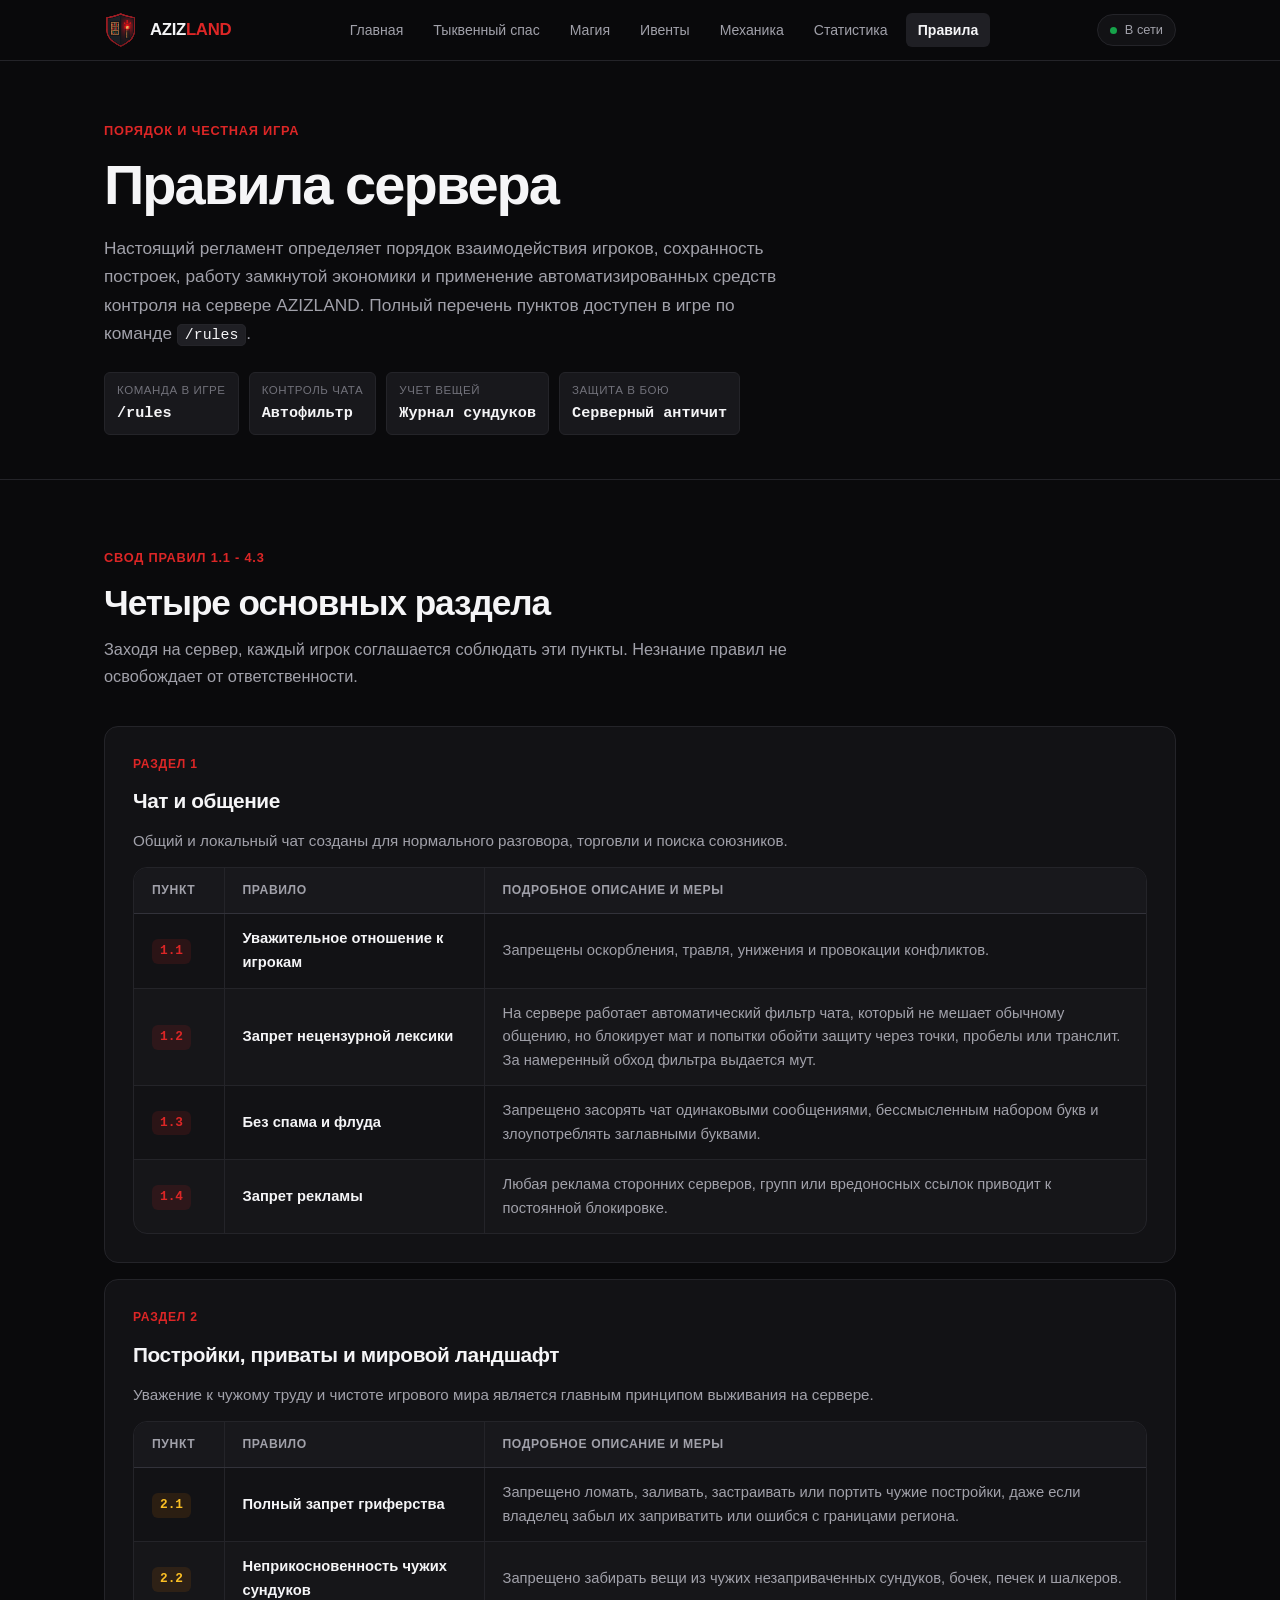
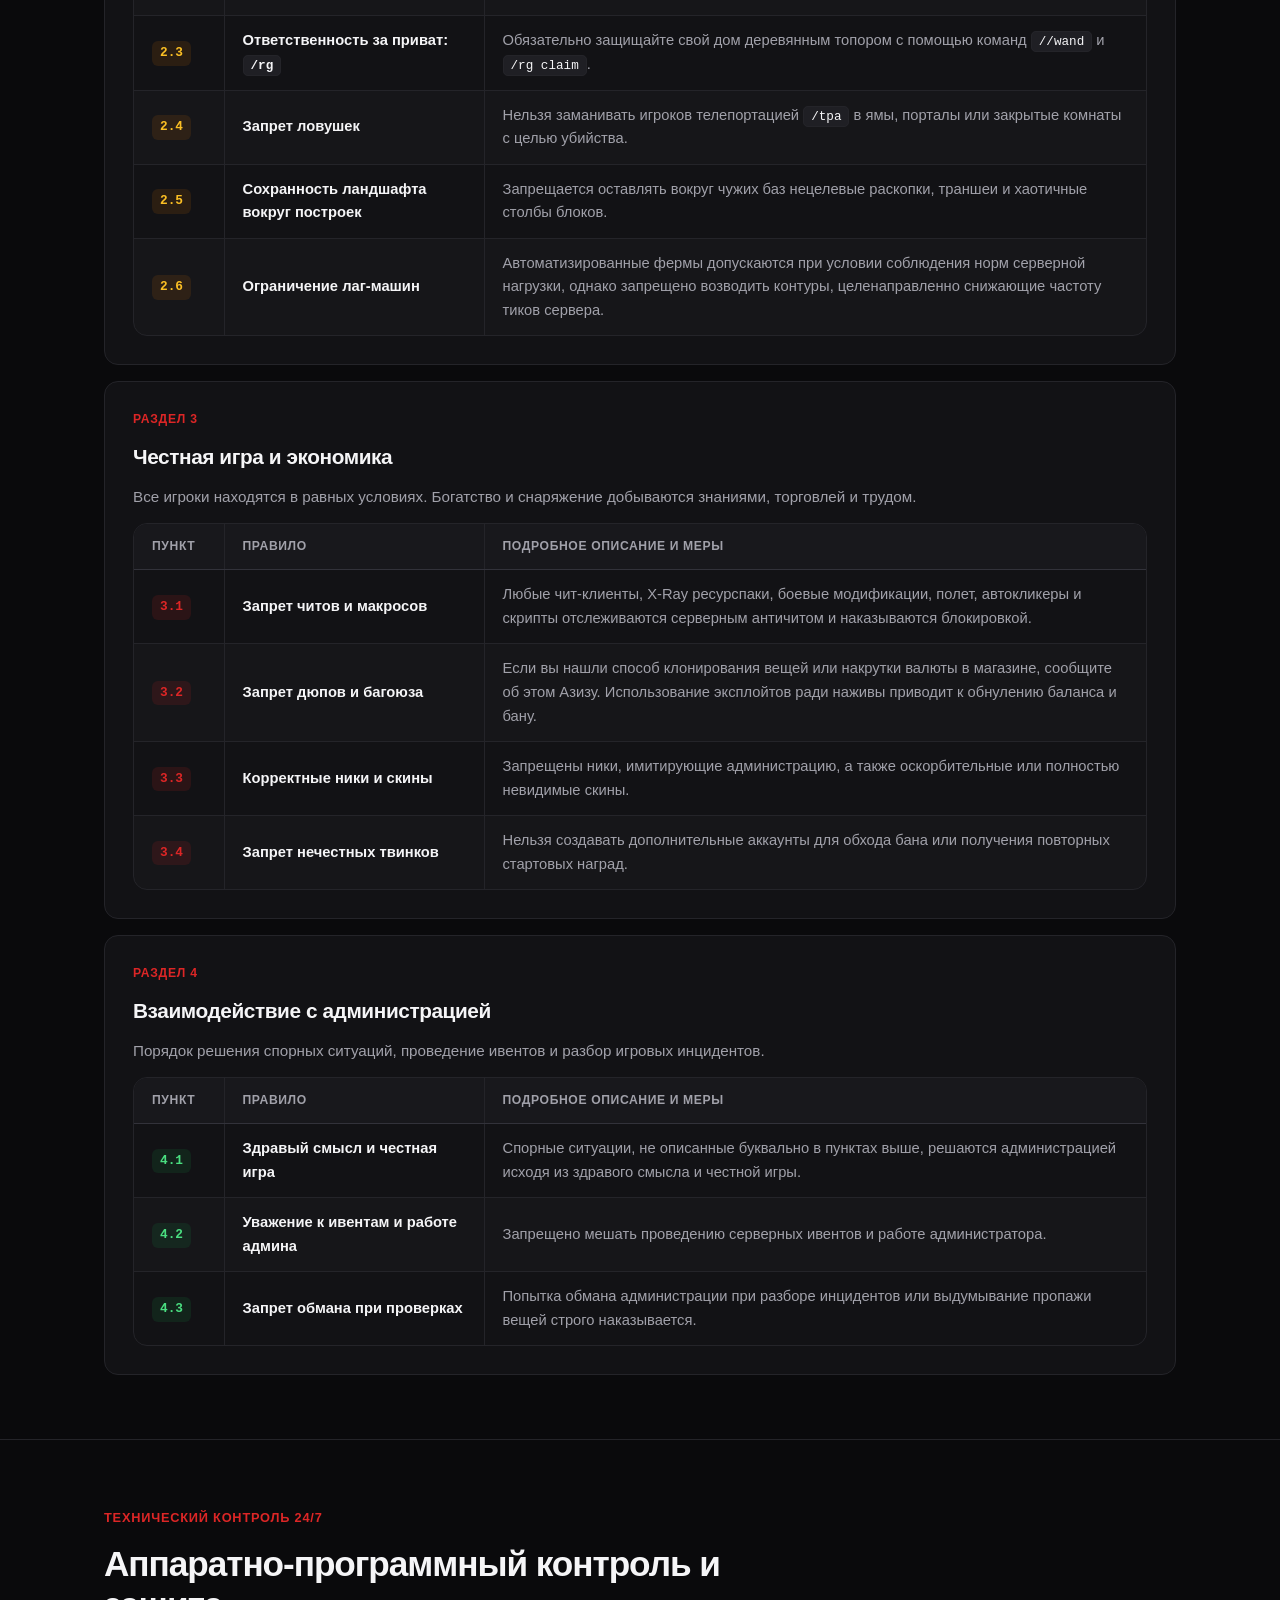
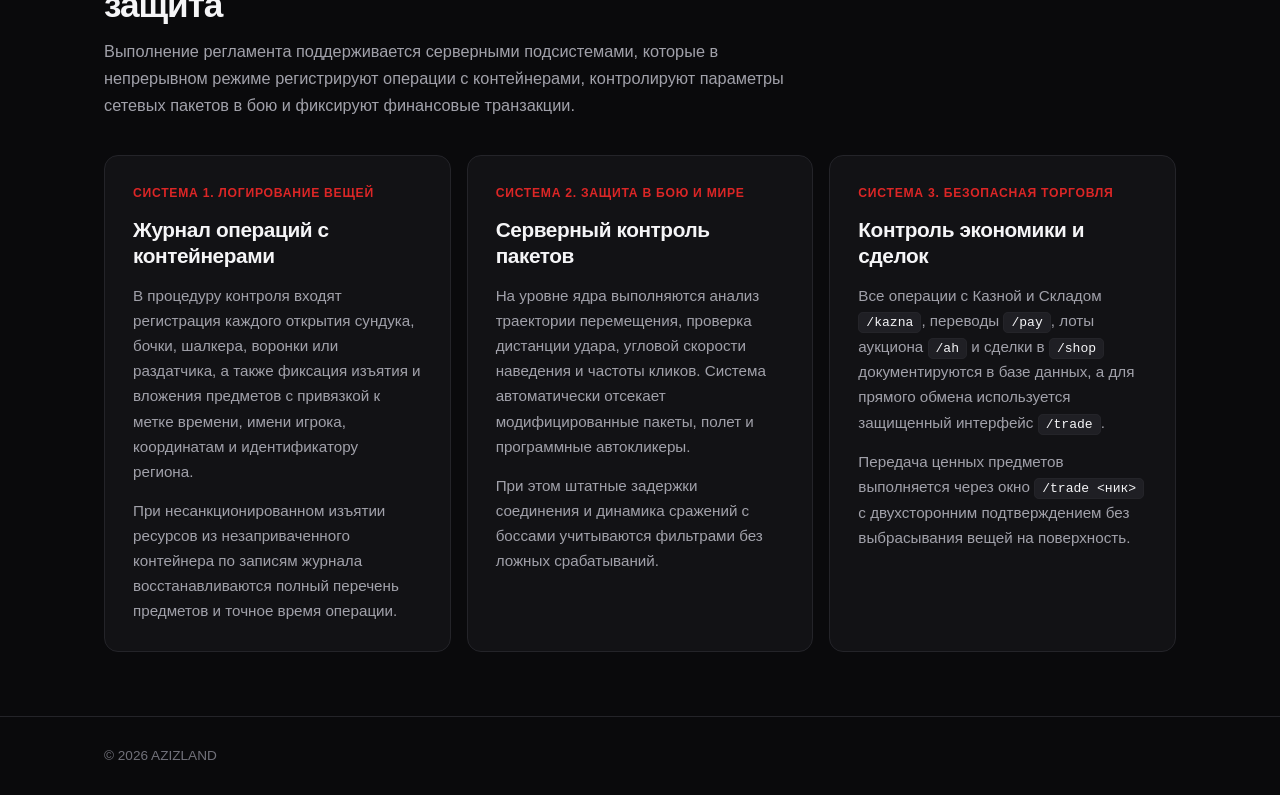
<file: rules.html>
<!DOCTYPE html>
<html lang="ru">
<head>
    <meta charset="UTF-8">
    <meta name="viewport" content="width=device-width, initial-scale=1.0">
    <title>Правила сервера AZIZLAND</title>
    <meta name="description" content="Свод правил сервера AZIZLAND: общение в чате, защита построек и приватов, честная экономика и работа систем безопасности.">
    <link rel="icon" type="image/png" href="assets/logo.png">
    <link rel="stylesheet" href="style.css">
</head>
<body>
    <header class="site-header">
        <div class="nav-inner">
            <a href="index.html" class="brand">
                <img src="assets/logo.png" alt="Герб AZIZLAND" class="brand-crest">
                <span class="brand-name">AZIZ<span>LAND</span></span>
            </a>
            <nav class="nav-menu" aria-label="Навигация по вики">
                <a href="index.html" class="nav-item">Главная</a>
                <a href="halloween.html" class="nav-item">Тыквенный спас</a>
                <a href="magic.html" class="nav-item">Магия</a>
                <a href="bosses.html" class="nav-item">Ивенты</a>
                <a href="mechanics.html" class="nav-item">Механика</a>
                <a href="stats.html" class="nav-item">Статистика</a>
                <a href="rules.html" class="nav-item active">Правила</a>
            </nav>
            <div class="nav-status-pill">
                <span class="status-dot" id="navStatusDot"></span><span id="navStatusText">В сети</span>
            </div>
        </div>
    </header>

    <main>
        <section class="page-hero">
            <div class="container">
                <div class="eyebrow">Порядок и честная игра</div>
                <h1 class="hero-title">Правила сервера</h1>
                <p class="hero-lead">
                    Настоящий регламент определяет порядок взаимодействия игроков, сохранность построек, работу замкнутой экономики и применение автоматизированных средств контроля на сервере AZIZLAND. Полный перечень пунктов доступен в игре по команде <code class="inline-cmd">/rules</code>.
                </p>
                <div class="stat-row" style="margin-top: 24px;">
                    <div class="stat-chip">
                        <span class="stat-chip-label">Команда в игре</span>
                        <span class="stat-chip-val">/rules</span>
                    </div>
                    <div class="stat-chip">
                        <span class="stat-chip-label">Контроль чата</span>
                        <span class="stat-chip-val">Автофильтр</span>
                    </div>
                    <div class="stat-chip">
                        <span class="stat-chip-label">Учет вещей</span>
                        <span class="stat-chip-val">Журнал сундуков</span>
                    </div>
                    <div class="stat-chip">
                        <span class="stat-chip-label">Защита в бою</span>
                        <span class="stat-chip-val">Серверный античит</span>
                    </div>
                </div>
            </div>
        </section>

        <section class="section" id="rules-list">
            <div class="container">
                <div class="section-head">
                    <div class="eyebrow">Свод правил 1.1 - 4.3</div>
                    <h2 class="section-title">Четыре основных раздела</h2>
                    <p class="section-desc">
                        Заходя на сервер, каждый игрок соглашается соблюдать эти пункты. Незнание правил не освобождает от ответственности.
                    </p>
                </div>

                <div class="bento-grid">
                    <!-- Раздел 1 -->
                    <div class="card col-12">
                        <div class="card-kicker">Раздел 1</div>
                        <h3 class="card-title">Чат и общение</h3>
                        <p class="card-text">
                            Общий и локальный чат созданы для нормального разговора, торговли и поиска союзников.
                        </p>
                        <div class="spec-table-wrap">
                            <table class="spec-table">
                                <thead>
                                    <tr>
                                        <th style="width: 90px;">Пункт</th>
                                        <th style="width: 260px;">Правило</th>
                                        <th>Подробное описание и меры</th>
                                    </tr>
                                </thead>
                                <tbody>
                                    <tr>
                                        <td><span class="chance-badge">1.1</span></td>
                                        <td><strong>Уважительное отношение к игрокам</strong></td>
                                        <td>Запрещены оскорбления, травля, унижения и провокации конфликтов.</td>
                                    </tr>
                                    <tr>
                                        <td><span class="chance-badge">1.2</span></td>
                                        <td><strong>Запрет нецензурной лексики</strong></td>
                                        <td>На сервере работает автоматический фильтр чата, который не мешает обычному общению, но блокирует мат и попытки обойти защиту через точки, пробелы или транслит. За намеренный обход фильтра выдается мут.</td>
                                    </tr>
                                    <tr>
                                        <td><span class="chance-badge">1.3</span></td>
                                        <td><strong>Без спама и флуда</strong></td>
                                        <td>Запрещено засорять чат одинаковыми сообщениями, бессмысленным набором букв и злоупотреблять заглавными буквами.</td>
                                    </tr>
                                    <tr>
                                        <td><span class="chance-badge">1.4</span></td>
                                        <td><strong>Запрет рекламы</strong></td>
                                        <td>Любая реклама сторонних серверов, групп или вредоносных ссылок приводит к постоянной блокировке.</td>
                                    </tr>
                                </tbody>
                            </table>
                        </div>
                    </div>

                    <!-- Раздел 2 -->
                    <div class="card col-12">
                        <div class="card-kicker">Раздел 2</div>
                        <h3 class="card-title">Постройки, приваты и мировой ландшафт</h3>
                        <p class="card-text">
                            Уважение к чужому труду и чистоте игрового мира является главным принципом выживания на сервере.
                        </p>
                        <div class="spec-table-wrap">
                            <table class="spec-table">
                                <thead>
                                    <tr>
                                        <th style="width: 90px;">Пункт</th>
                                        <th style="width: 260px;">Правило</th>
                                        <th>Подробное описание и меры</th>
                                    </tr>
                                </thead>
                                <tbody>
                                    <tr>
                                        <td><span class="chance-badge amber">2.1</span></td>
                                        <td><strong>Полный запрет гриферства</strong></td>
                                        <td>Запрещено ломать, заливать, застраивать или портить чужие постройки, даже если владелец забыл их заприватить или ошибся с границами региона.</td>
                                    </tr>
                                    <tr>
                                        <td><span class="chance-badge amber">2.2</span></td>
                                        <td><strong>Неприкосновенность чужих сундуков</strong></td>
                                        <td>Запрещено забирать вещи из чужих незаприваченных сундуков, бочек, печек и шалкеров.</td>
                                    </tr>
                                    <tr>
                                        <td><span class="chance-badge amber">2.3</span></td>
                                        <td><strong>Ответственность за приват: <code class="inline-cmd">/rg</code></strong></td>
                                        <td>Обязательно защищайте свой дом деревянным топором с помощью команд <code class="inline-cmd">//wand</code> и <code class="inline-cmd">/rg claim</code>.</td>
                                    </tr>
                                    <tr>
                                        <td><span class="chance-badge amber">2.4</span></td>
                                        <td><strong>Запрет ловушек</strong></td>
                                        <td>Нельзя заманивать игроков телепортацией <code class="inline-cmd">/tpa</code> в ямы, порталы или закрытые комнаты с целью убийства.</td>
                                    </tr>
                                    <tr>
                                        <td><span class="chance-badge amber">2.5</span></td>
                                        <td><strong>Сохранность ландшафта вокруг построек</strong></td>
                                        <td>Запрещается оставлять вокруг чужих баз нецелевые раскопки, траншеи и хаотичные столбы блоков.</td>
                                    </tr>
                                    <tr>
                                        <td><span class="chance-badge amber">2.6</span></td>
                                        <td><strong>Ограничение лаг-машин</strong></td>
                                        <td>Автоматизированные фермы допускаются при условии соблюдения норм серверной нагрузки, однако запрещено возводить контуры, целенаправленно снижающие частоту тиков сервера.</td>
                                    </tr>
                                </tbody>
                            </table>
                        </div>
                    </div>

                    <!-- Раздел 3 -->
                    <div class="card col-12">
                        <div class="card-kicker">Раздел 3</div>
                        <h3 class="card-title">Честная игра и экономика</h3>
                        <p class="card-text">
                            Все игроки находятся в равных условиях. Богатство и снаряжение добываются знаниями, торговлей и трудом.
                        </p>
                        <div class="spec-table-wrap">
                            <table class="spec-table">
                                <thead>
                                    <tr>
                                        <th style="width: 90px;">Пункт</th>
                                        <th style="width: 260px;">Правило</th>
                                        <th>Подробное описание и меры</th>
                                    </tr>
                                </thead>
                                <tbody>
                                    <tr>
                                        <td><span class="chance-badge">3.1</span></td>
                                        <td><strong>Запрет читов и макросов</strong></td>
                                        <td>Любые чит-клиенты, X-Ray ресурспаки, боевые модификации, полет, автокликеры и скрипты отслеживаются серверным античитом и наказываются блокировкой.</td>
                                    </tr>
                                    <tr>
                                        <td><span class="chance-badge">3.2</span></td>
                                        <td><strong>Запрет дюпов и багоюза</strong></td>
                                        <td>Если вы нашли способ клонирования вещей или накрутки валюты в магазине, сообщите об этом Азизу. Использование эксплойтов ради наживы приводит к обнулению баланса и бану.</td>
                                    </tr>
                                    <tr>
                                        <td><span class="chance-badge">3.3</span></td>
                                        <td><strong>Корректные ники и скины</strong></td>
                                        <td>Запрещены ники, имитирующие администрацию, а также оскорбительные или полностью невидимые скины.</td>
                                    </tr>
                                    <tr>
                                        <td><span class="chance-badge">3.4</span></td>
                                        <td><strong>Запрет нечестных твинков</strong></td>
                                        <td>Нельзя создавать дополнительные аккаунты для обхода бана или получения повторных стартовых наград.</td>
                                    </tr>
                                </tbody>
                            </table>
                        </div>
                    </div>

                    <!-- Раздел 4 -->
                    <div class="card col-12">
                        <div class="card-kicker">Раздел 4</div>
                        <h3 class="card-title">Взаимодействие с администрацией</h3>
                        <p class="card-text">
                            Порядок решения спорных ситуаций, проведение ивентов и разбор игровых инцидентов.
                        </p>
                        <div class="spec-table-wrap">
                            <table class="spec-table">
                                <thead>
                                    <tr>
                                        <th style="width: 90px;">Пункт</th>
                                        <th style="width: 260px;">Правило</th>
                                        <th>Подробное описание и меры</th>
                                    </tr>
                                </thead>
                                <tbody>
                                    <tr>
                                        <td><span class="chance-badge guaranteed">4.1</span></td>
                                        <td><strong>Здравый смысл и честная игра</strong></td>
                                        <td>Спорные ситуации, не описанные буквально в пунктах выше, решаются администрацией исходя из здравого смысла и честной игры.</td>
                                    </tr>
                                    <tr>
                                        <td><span class="chance-badge guaranteed">4.2</span></td>
                                        <td><strong>Уважение к ивентам и работе админа</strong></td>
                                        <td>Запрещено мешать проведению серверных ивентов и работе администратора.</td>
                                    </tr>
                                    <tr>
                                        <td><span class="chance-badge guaranteed">4.3</span></td>
                                        <td><strong>Запрет обмана при проверках</strong></td>
                                        <td>Попытка обмана администрации при разборе инцидентов или выдумывание пропажи вещей строго наказывается.</td>
                                    </tr>
                                </tbody>
                            </table>
                        </div>
                    </div>
                </div>
            </div>
        </section>

        <section class="section" id="protection-systems">
            <div class="container">
                <div class="section-head">
                    <div class="eyebrow">Технический контроль 24/7</div>
                    <h2 class="section-title">Аппаратно-программный контроль и защита</h2>
                    <p class="section-desc">
                        Выполнение регламента поддерживается серверными подсистемами, которые в непрерывном режиме регистрируют операции с контейнерами, контролируют параметры сетевых пакетов в бою и фиксируют финансовые транзакции.
                    </p>
                </div>

                <div class="bento-grid">
                    <div class="card col-4">
                        <div class="card-kicker">Система 1. Логирование вещей</div>
                        <h3 class="card-title">Журнал операций с контейнерами</h3>
                        <p class="card-text">
                            В процедуру контроля входят регистрация каждого открытия сундука, бочки, шалкера, воронки или раздатчика, а также фиксация изъятия и вложения предметов с привязкой к метке времени, имени игрока, координатам и идентификатору региона.
                        </p>
                        <p class="card-text">
                            При несанкционированном изъятии ресурсов из незаприваченного контейнера по записям журнала восстанавливаются полный перечень предметов и точное время операции.
                        </p>
                    </div>

                    <div class="card col-4">
                        <div class="card-kicker">Система 2. Защита в бою и мире</div>
                        <h3 class="card-title">Серверный контроль пакетов</h3>
                        <p class="card-text">
                            На уровне ядра выполняются анализ траектории перемещения, проверка дистанции удара, угловой скорости наведения и частоты кликов. Система автоматически отсекает модифицированные пакеты, полет и программные автокликеры.
                        </p>
                        <p class="card-text">
                            При этом штатные задержки соединения и динамика сражений с боссами учитываются фильтрами без ложных срабатываний.
                        </p>
                    </div>

                    <div class="card col-4">
                        <div class="card-kicker">Система 3. Безопасная торговля</div>
                        <h3 class="card-title">Контроль экономики и сделок</h3>
                        <p class="card-text">
                            Все операции с Казной и Складом <code class="inline-cmd">/kazna</code>, переводы <code class="inline-cmd">/pay</code>, лоты аукциона <code class="inline-cmd">/ah</code> и сделки в <code class="inline-cmd">/shop</code> документируются в базе данных, а для прямого обмена используется защищенный интерфейс <code class="inline-cmd">/trade</code>.
                        </p>
                        <p class="card-text">
                            Передача ценных предметов выполняется через окно <code class="inline-cmd">/trade &lt;ник&gt;</code> с двухсторонним подтверждением без выбрасывания вещей на поверхность.
                        </p>
                    </div>
                </div>
            </div>
        </section>
    </main>

    <footer class="site-footer">
        <div class="footer-inner">
            <span>&#169; 2026 AZIZLAND</span>
        </div>
    </footer>

    <div class="toast" id="toast"></div>
    <script src="app.js"></script>
</body>
</html>
</file>
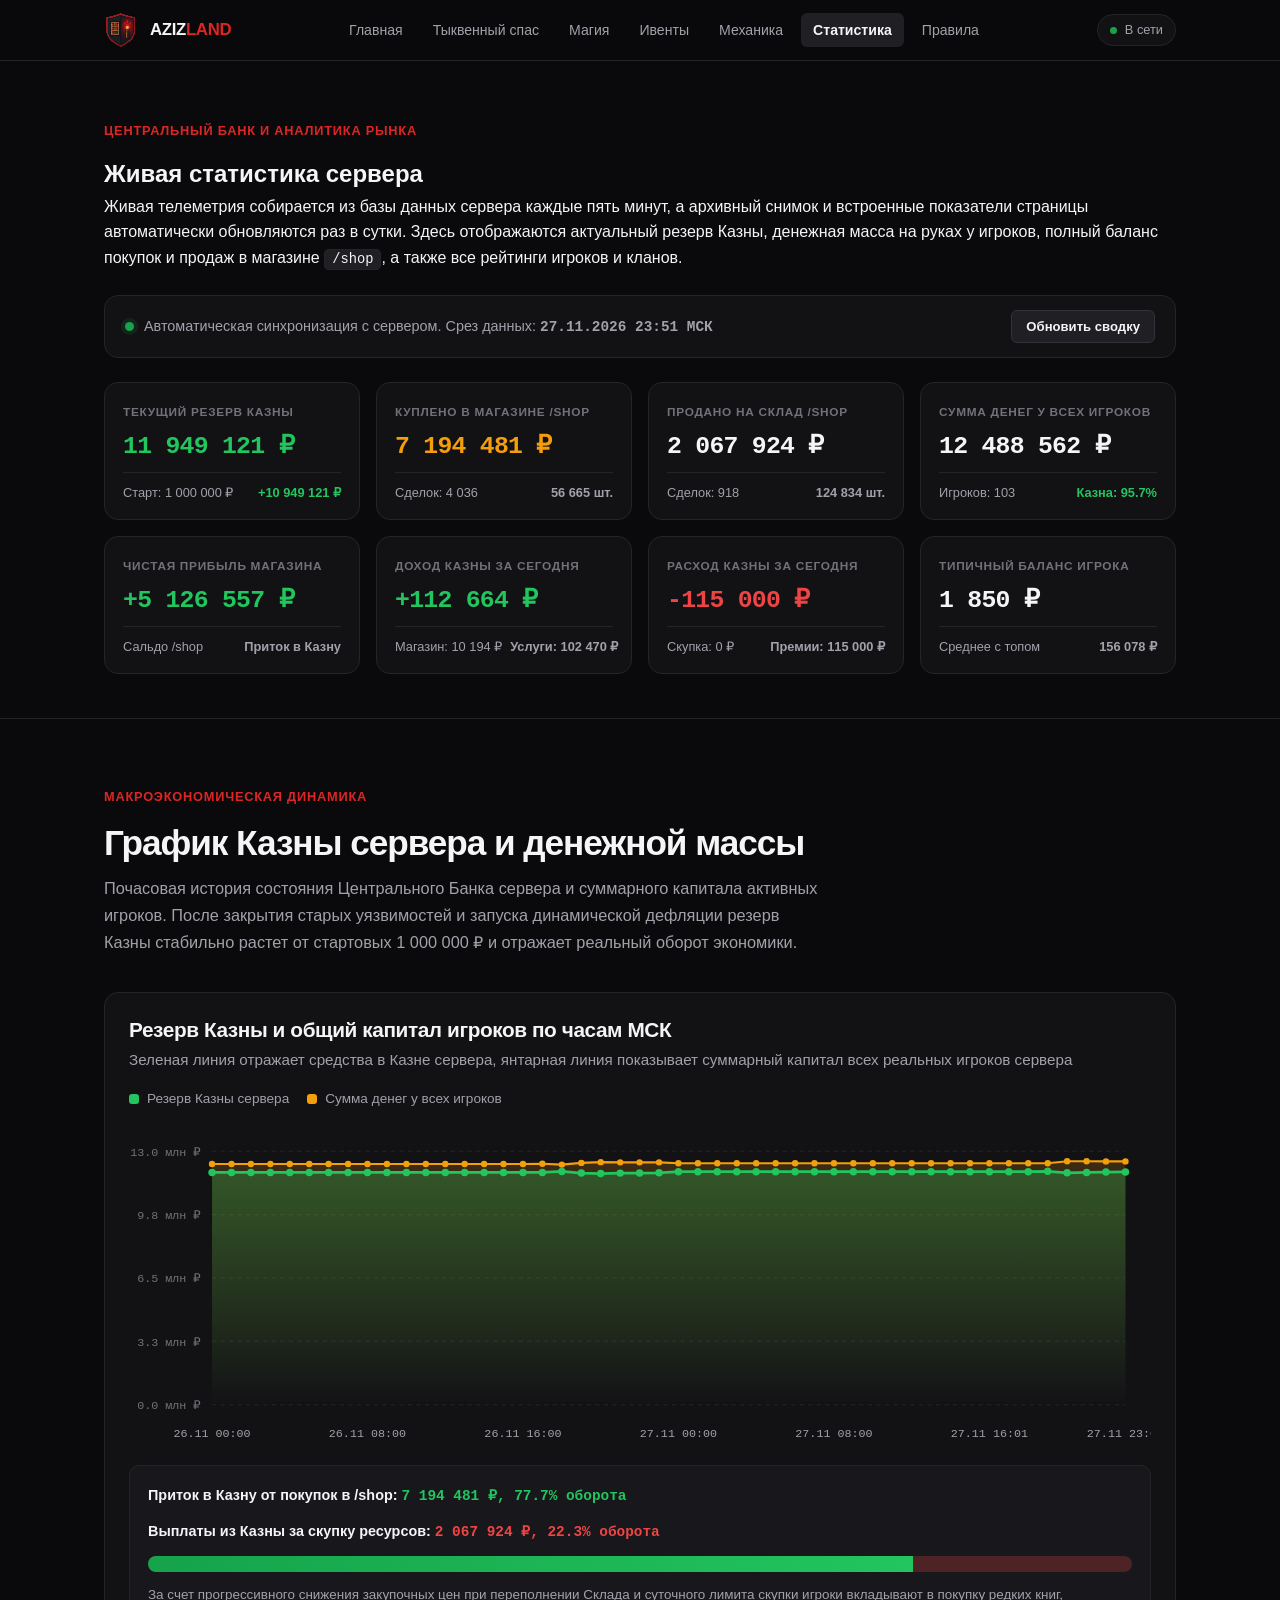
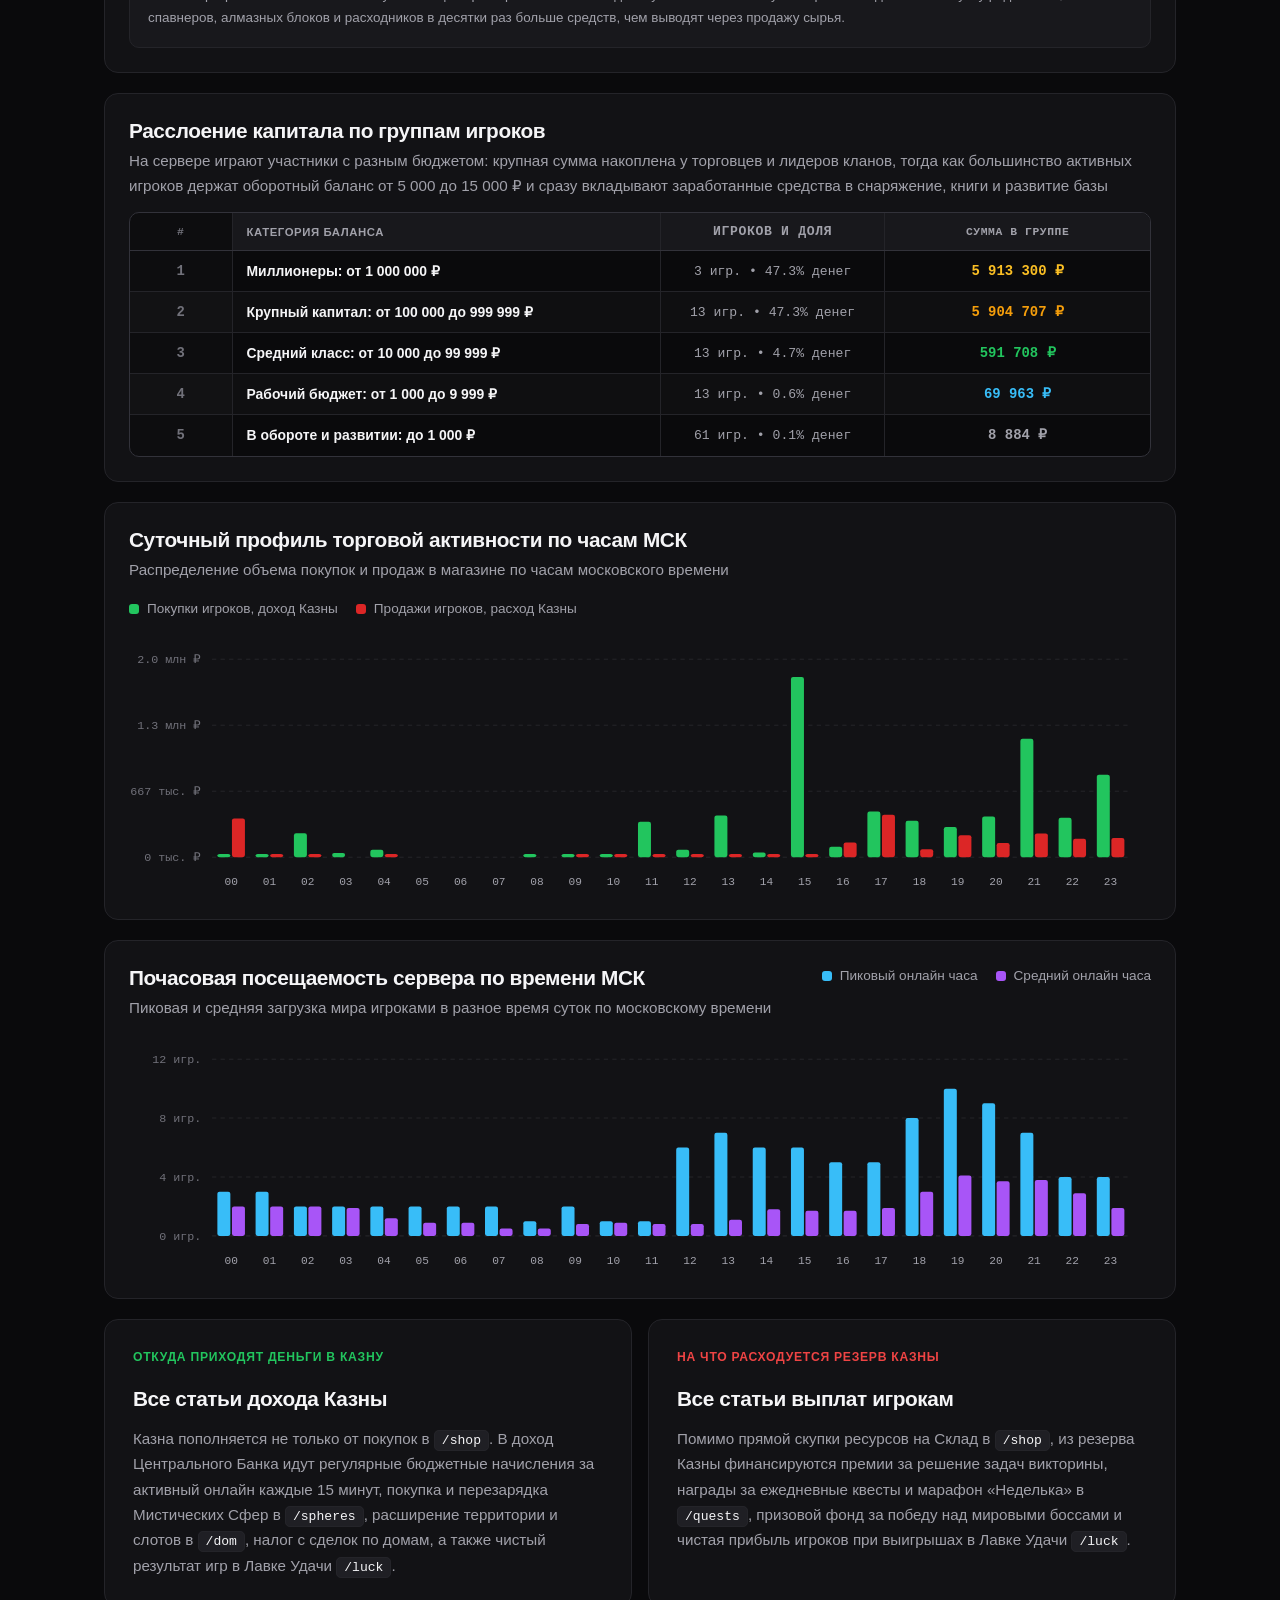
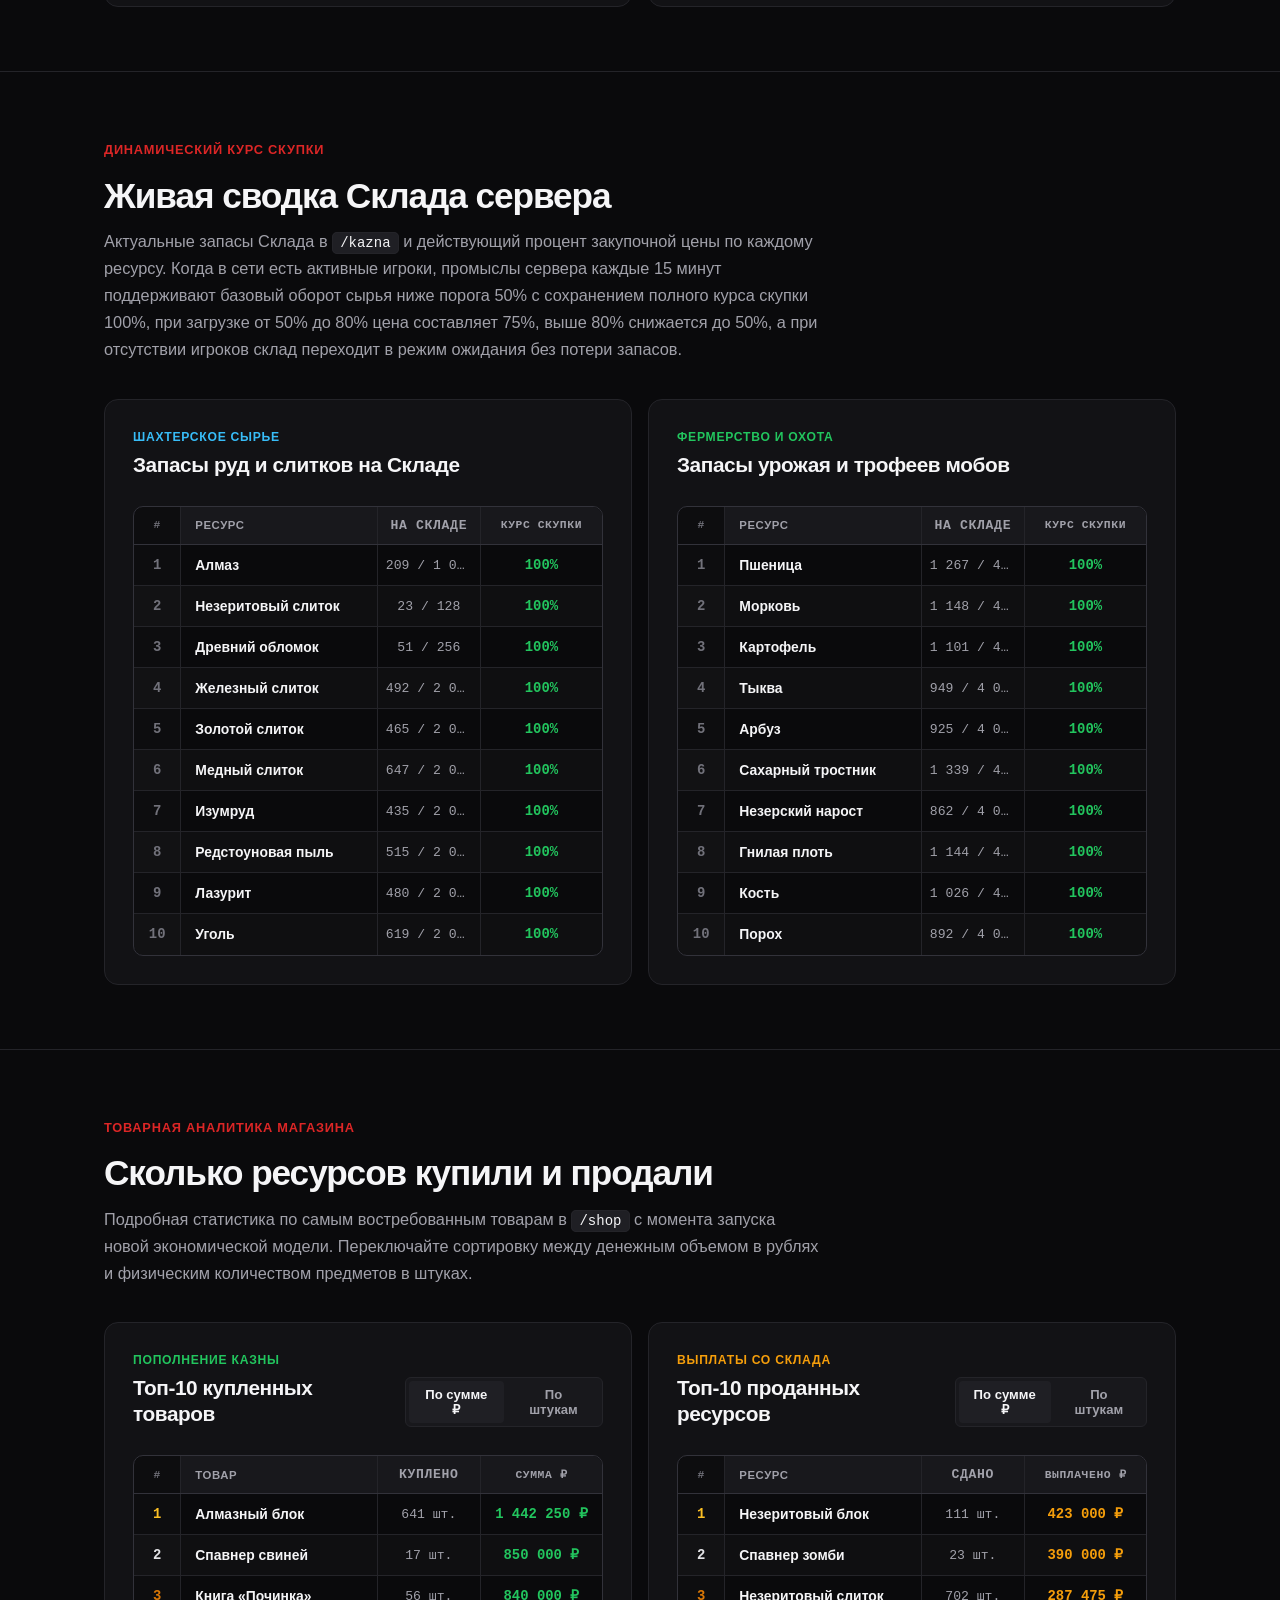
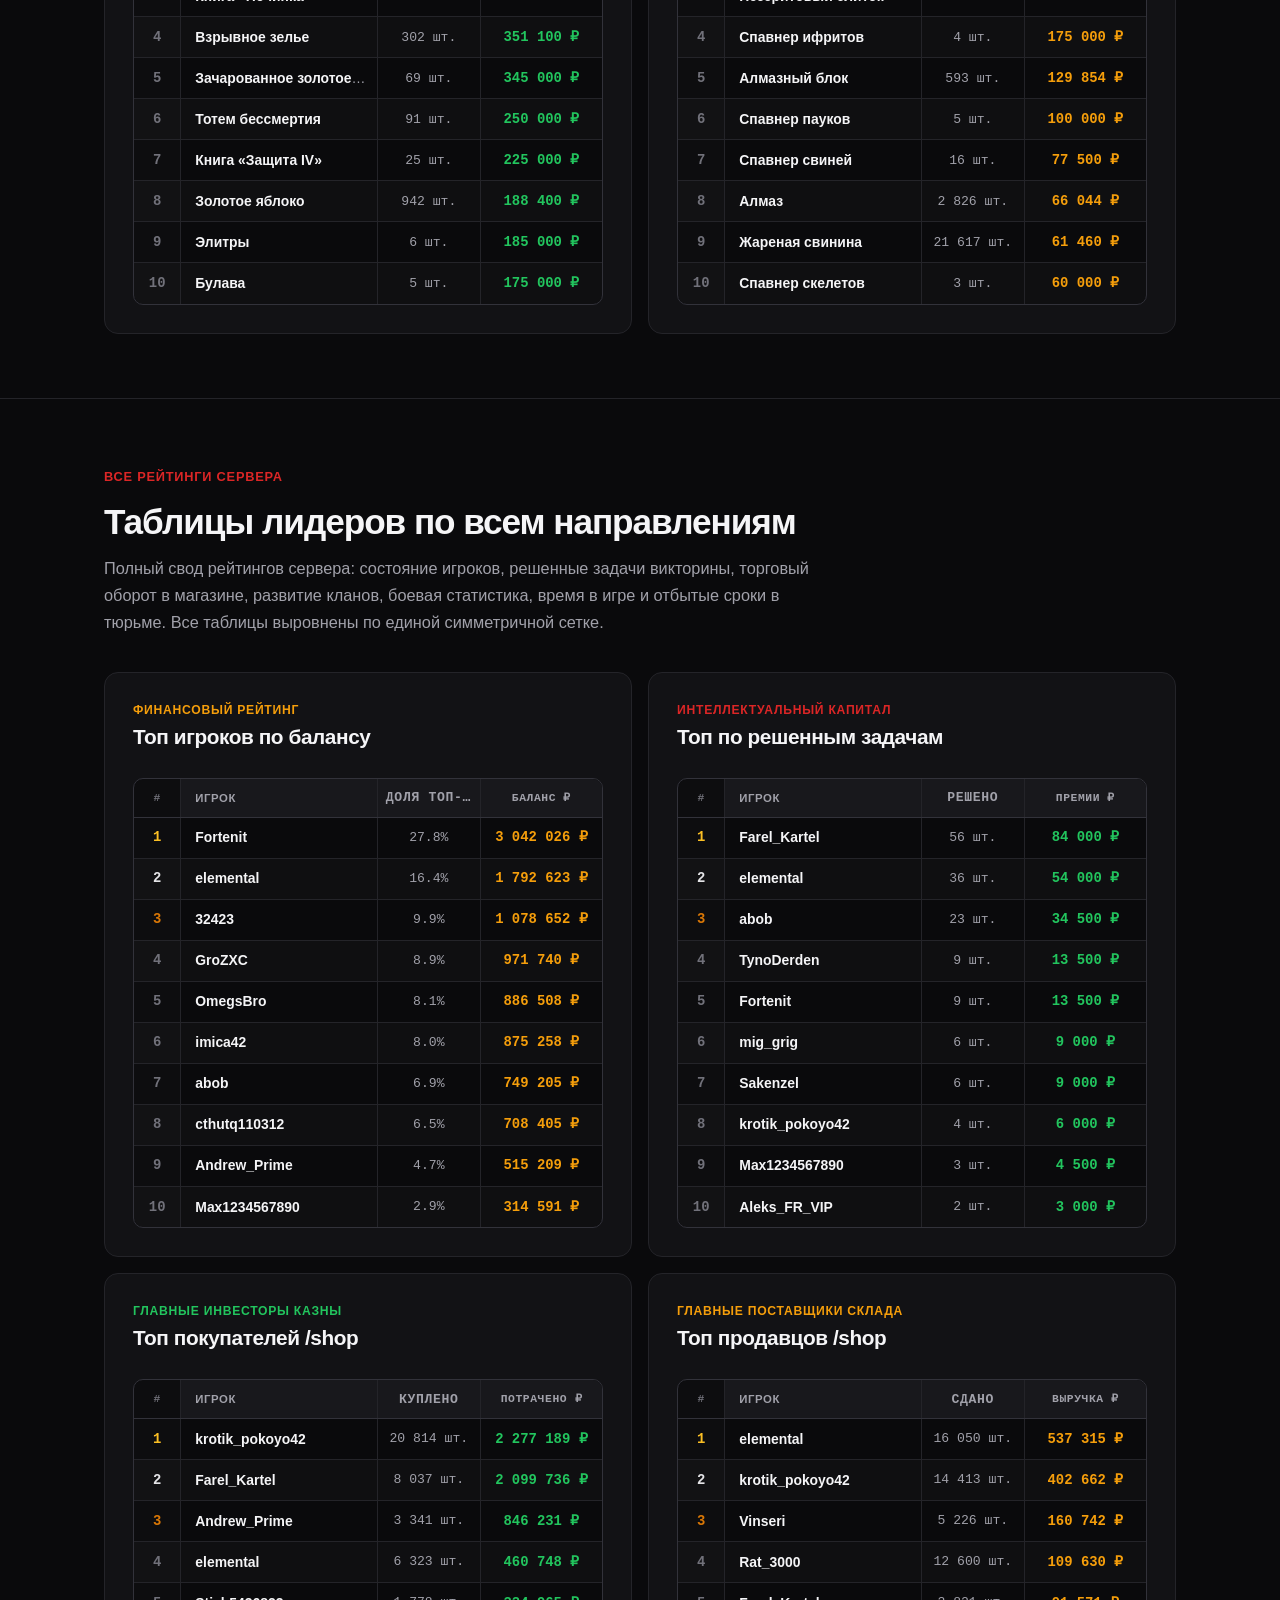
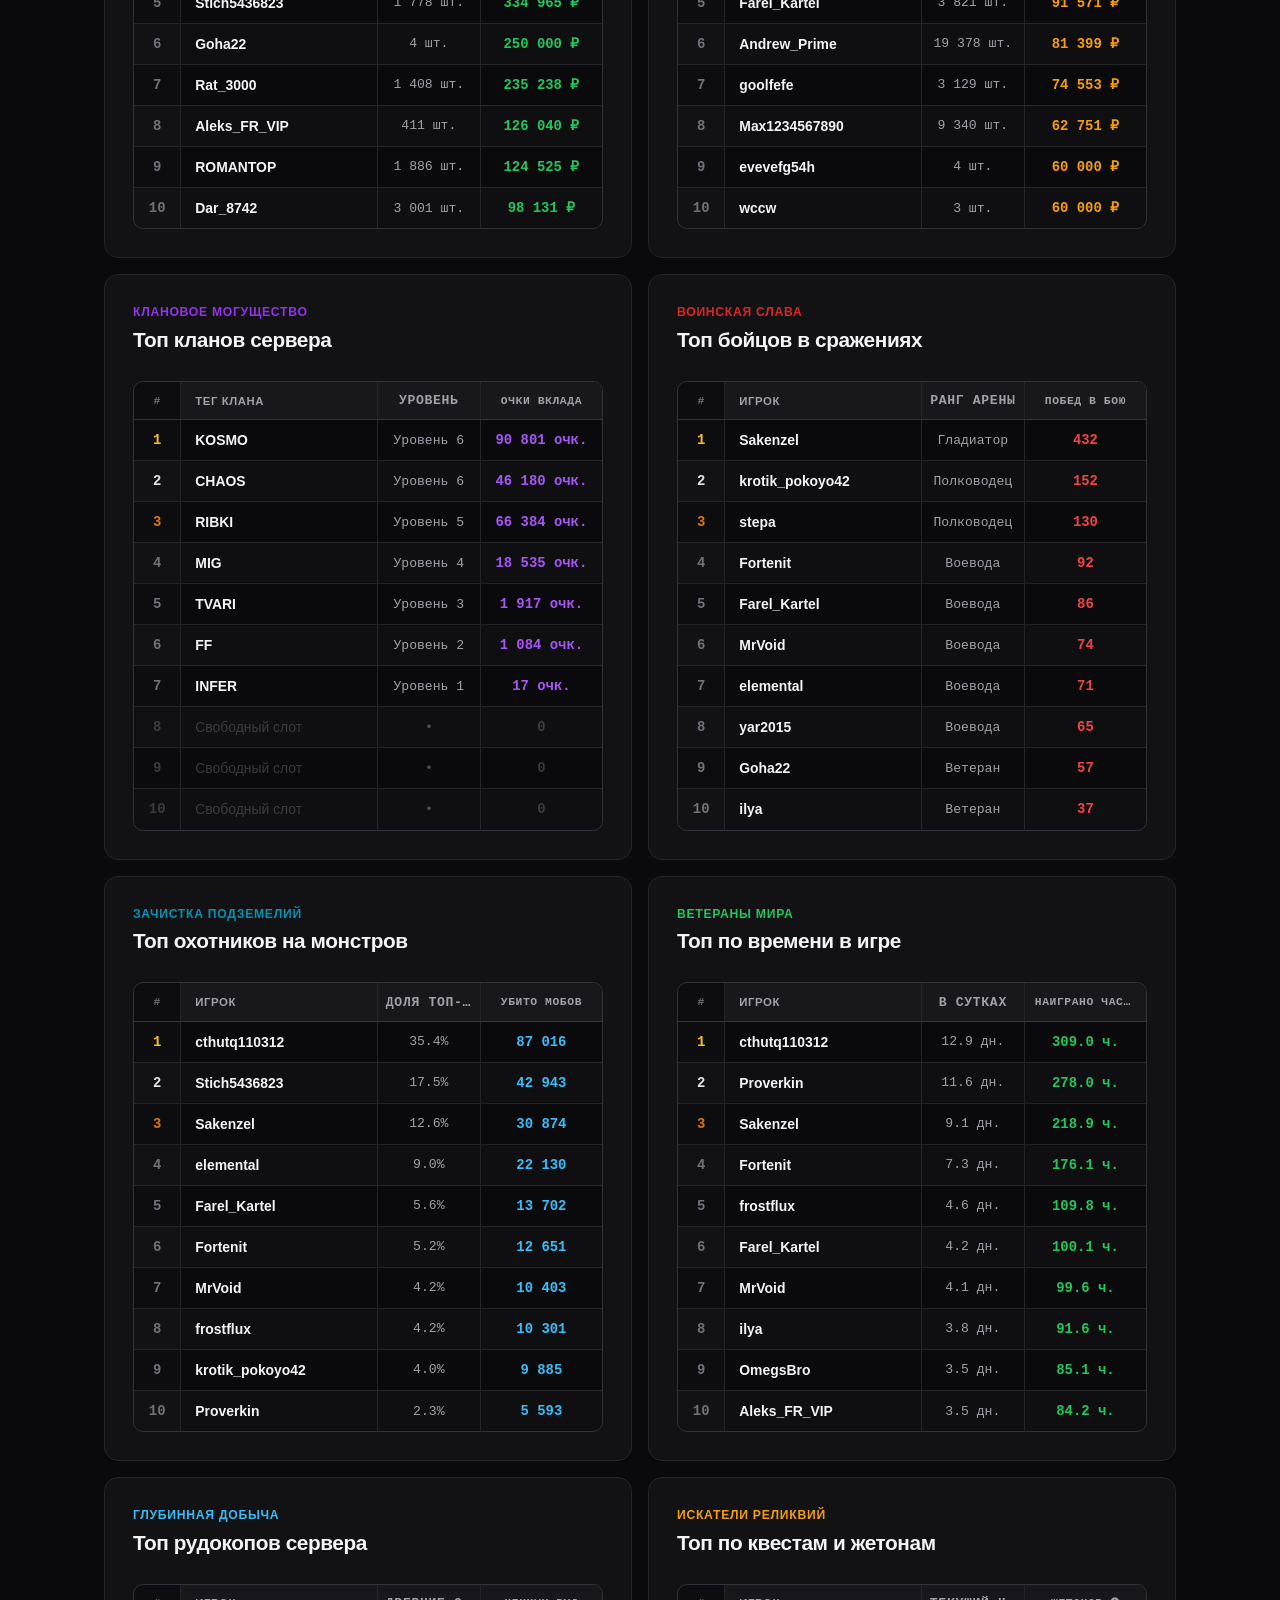
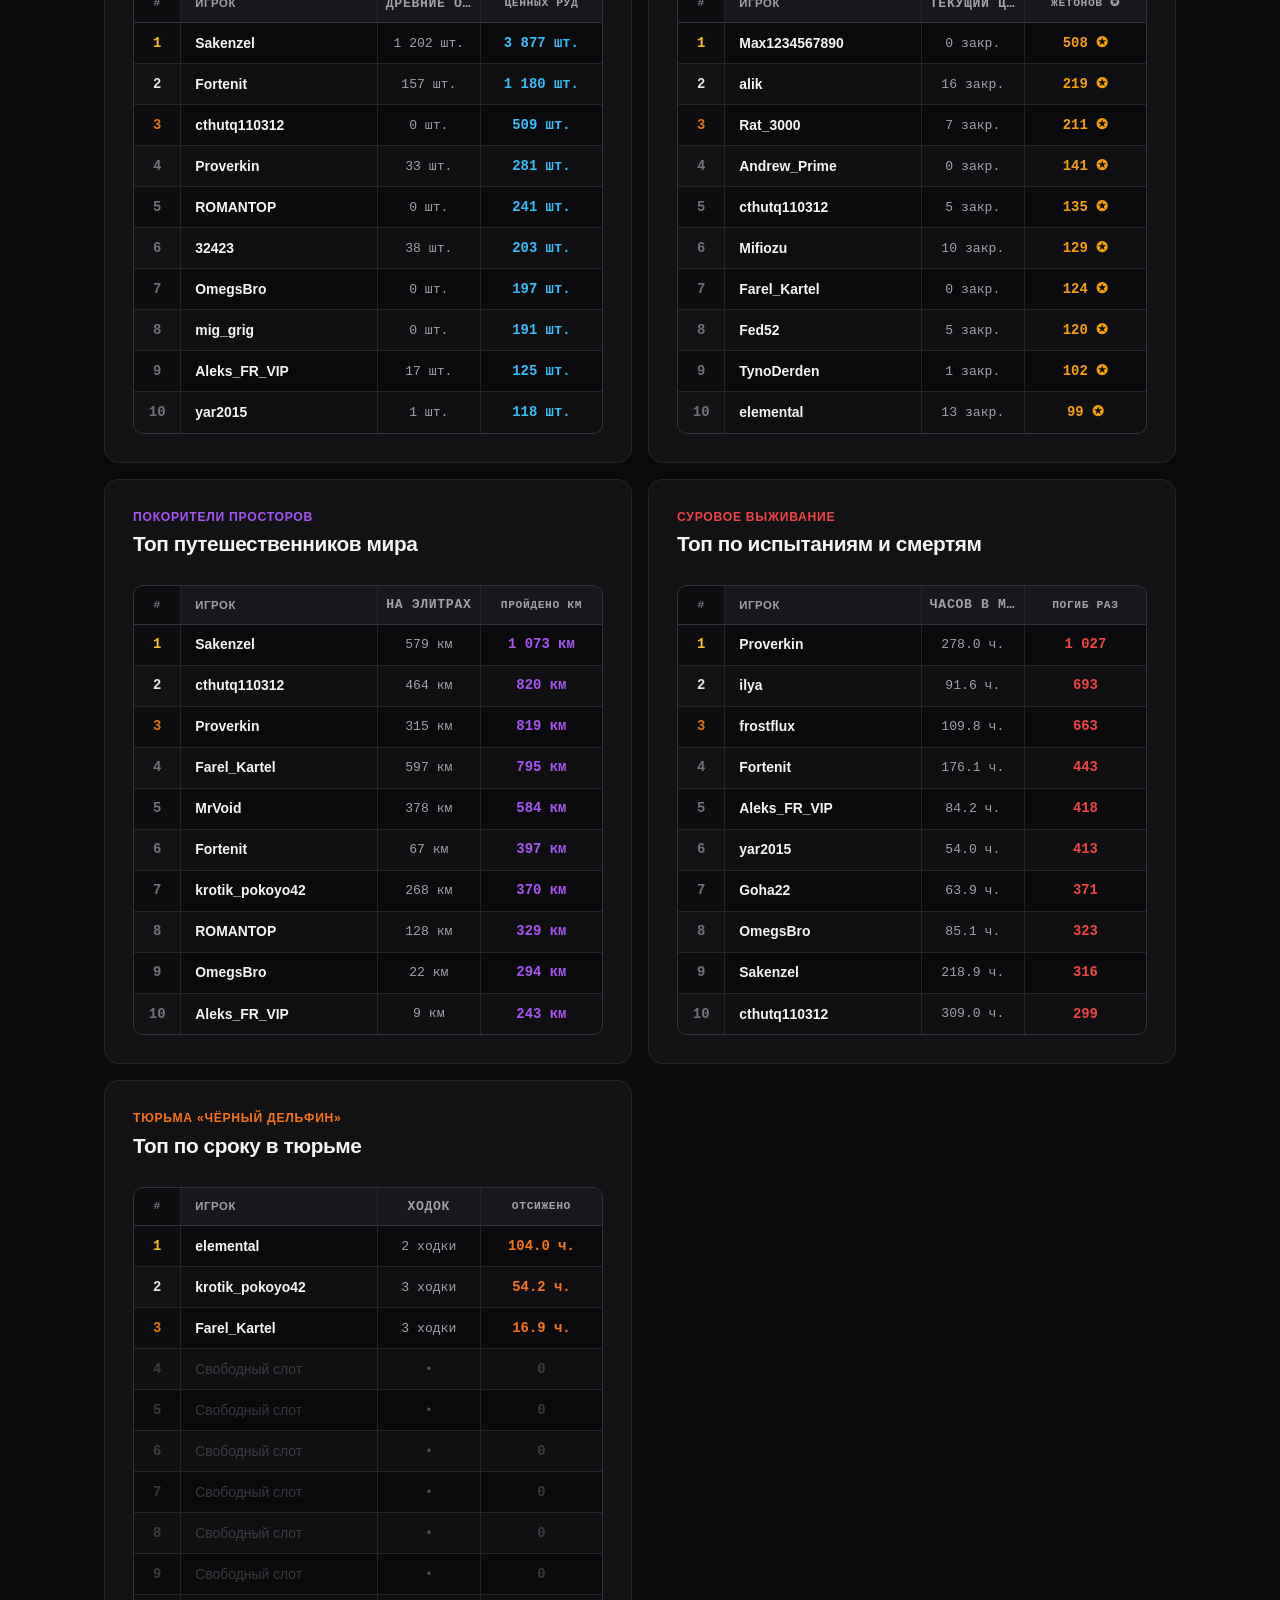
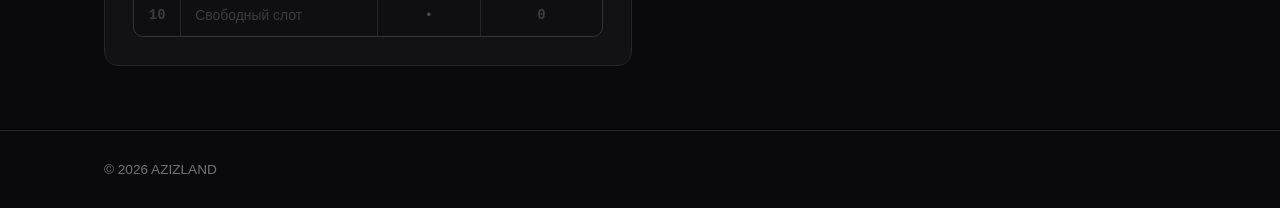
<file: stats.html>
<!DOCTYPE html>
<html lang="ru">
<head>
    <meta charset="UTF-8">
    <meta name="viewport" content="width=device-width, initial-scale=1.0">
    <title>Статистика и Казна сервера: AZIZLAND 1.21.11</title>
    <meta name="description" content="Живая статистика экономики сервера AZIZLAND: баланс Казны, графики денежной массы, оборот покупок и продаж в магазине, рейтинги игроков, кланов и викторины.">
    <link rel="icon" type="image/png" href="assets/logo.png">
    <link rel="alternate icon" type="image/png" href="assets/server-icon.png">
    <link rel="stylesheet" href="style.css?v=20261111_1">
    <style>
        .stats-live-bar {
            display: flex;
            flex-wrap: wrap;
            align-items: center;
            justify-content: space-between;
            gap: 16px;
            padding: 14px 20px;
            background: var(--bg-surface);
            border: 1px solid var(--border-hairline);
            border-radius: var(--radius-md);
            margin-top: 24px;
        }
        .stats-live-indicator {
            display: inline-flex;
            align-items: center;
            gap: 10px;
            font-size: 0.9rem;
            color: var(--text-secondary);
        }
        .live-pulse {
            width: 9px;
            height: 9px;
            border-radius: 50%;
            background: var(--accent-green);
            box-shadow: 0 0 0 4px var(--accent-green-soft);
        }
        .kpi-grid {
            display: grid;
            grid-template-columns: repeat(12, 1fr);
            gap: 16px;
            margin-top: 24px;
        }
        .kpi-card {
            grid-column: span 3;
            background: var(--bg-surface);
            border: 1px solid var(--border-hairline);
            border-radius: var(--radius-md);
            padding: 20px 18px 16px;
            display: flex;
            flex-direction: column;
            align-items: flex-start;
            text-align: left;
            justify-content: space-between;
            gap: 10px;
        }
        @media (max-width: 980px) {
            .kpi-card { grid-column: span 6; }
        }
        @media (max-width: 600px) {
            .kpi-card { grid-column: span 12; }
        }
        .kpi-label {
            font-size: 0.74rem;
            text-transform: uppercase;
            letter-spacing: 0.06em;
            color: var(--text-muted);
            font-weight: 700;
            white-space: nowrap;
        }
        .kpi-value {
            font-family: var(--font-mono);
            font-size: 1.55rem;
            font-weight: 700;
            color: var(--text-primary);
            letter-spacing: -0.03em;
            line-height: 1.2;
            font-variant-numeric: tabular-nums;
            white-space: nowrap;
        }
        .kpi-value.val-green { color: #22c55e; }
        .kpi-value.val-gold { color: #f59e0b; }
        .kpi-value.val-red { color: #ef4444; }
        .kpi-sub {
            width: 100%;
            font-size: 0.8rem;
            color: var(--text-secondary);
            display: flex;
            align-items: center;
            justify-content: space-between;
            gap: 8px;
            border-top: 1px solid var(--border-hairline);
            padding-top: 10px;
            white-space: nowrap;
        }
        .table-card-head {
            display: flex;
            align-items: flex-end;
            justify-content: space-between;
            gap: 12px;
            min-height: 48px;
            margin-bottom: 6px;
        }
        .table-card-head-titles {
            display: flex;
            flex-direction: column;
            gap: 4px;
        }
        .compact-table-wrap {
            width: 100%;
            background-color: var(--bg-canvas);
            border: 1px solid var(--border-strong);
            border-radius: var(--radius-sm);
            overflow: hidden;
            margin-top: 8px;
        }
        .compact-table {
            width: 100%;
            border-collapse: collapse;
            table-layout: fixed;
            font-size: 0.87rem;
            font-variant-numeric: tabular-nums;
        }
        .compact-table th {
            background-color: var(--bg-elevated);
            color: var(--text-secondary);
            font-weight: 700;
            font-size: 0.71rem;
            text-transform: uppercase;
            letter-spacing: 0.05em;
            height: 38px;
            padding: 0 10px;
            border-bottom: 1px solid var(--border-strong);
            border-right: 1px solid var(--border-hairline);
            vertical-align: middle;
            white-space: nowrap;
            overflow: hidden;
            text-overflow: ellipsis;
        }
        .compact-table th:last-child,
        .compact-table td:last-child {
            border-right: none;
        }
        .compact-table td {
            height: 41px;
            padding: 0 10px;
            border-bottom: 1px solid var(--border-hairline);
            border-right: 1px solid var(--border-hairline);
            color: var(--text-secondary);
            vertical-align: middle;
            white-space: nowrap;
            overflow: hidden;
            text-overflow: ellipsis;
        }
        .compact-table tbody tr:nth-child(even) {
            background-color: rgba(255, 255, 255, 0.018);
        }
        .compact-table tr:last-child td {
            border-bottom: none;
        }
        .compact-table th.col-rank,
        .compact-table td.col-rank {
            width: 10% !important;
            text-align: center !important;
            padding: 0 4px !important;
            font-family: var(--font-mono);
            font-weight: 600;
        }
        .compact-table th.col-name,
        .compact-table td.col-name {
            width: 42% !important;
            text-align: left !important;
            padding-left: 14px !important;
            padding-right: 10px !important;
        }
        .compact-table th.col-mid,
        .compact-table td.col-mid {
            width: 22% !important;
            text-align: center !important;
            padding: 0 8px !important;
            font-family: var(--font-mono);
            font-size: 0.82rem;
        }
        .compact-table th.col-num,
        .compact-table td.col-num {
            width: 26% !important;
            text-align: center !important;
            padding: 0 10px !important;
            font-family: var(--font-mono);
            font-weight: 600;
        }
        .chart-card {
            background: var(--bg-surface);
            border: 1px solid var(--border-hairline);
            border-radius: var(--radius-md);
            padding: 24px;
            margin-top: 20px;
        }
        .chart-header {
            display: flex;
            flex-wrap: wrap;
            align-items: flex-start;
            justify-content: space-between;
            gap: 16px;
            margin-bottom: 20px;
        }
        .chart-legend {
            display: flex;
            flex-wrap: wrap;
            gap: 18px;
            font-size: 0.85rem;
            color: var(--text-secondary);
        }
        .legend-item {
            display: inline-flex;
            align-items: center;
            gap: 8px;
        }
        .legend-dot {
            width: 10px;
            height: 10px;
            border-radius: 3px;
        }
        .svg-chart-wrap {
            width: 100%;
            overflow: hidden;
            position: relative;
        }
        .svg-chart {
            width: 100%;
            height: auto;
            display: block;
        }
        .ratio-bar-wrap {
            margin-top: 16px;
            background: var(--bg-elevated);
            border: 1px solid var(--border-hairline);
            border-radius: var(--radius-sm);
            padding: 18px;
        }
        .ratio-bar-track {
            width: 100%;
            height: 16px;
            background: rgba(239, 68, 68, 0.25);
            border-radius: 8px;
            overflow: hidden;
            display: flex;
            margin: 12px 0;
        }
        .ratio-bar-fill-buy {
            height: 100%;
            background: linear-gradient(90deg, #16a34a, #22c55e);
            transition: width 0.4s ease;
        }
        .ratio-stats-row {
            display: flex;
            flex-wrap: wrap;
            justify-content: space-between;
            gap: 12px;
            font-size: 0.9rem;
        }
        .mini-bar-bg {
            width: 100%;
            height: 5px;
            background: var(--bg-subtle);
            border-radius: 4px;
            overflow: hidden;
            margin-top: 5px;
        }
        .mini-bar-fill {
            height: 100%;
            border-radius: 4px;
        }
        .mini-bar-fill.green { background: #22c55e; }
        .mini-bar-fill.amber { background: #f59e0b; }
        .mini-bar-fill.red { background: #dc2626; }
        .tab-btn-group {
            display: inline-flex;
            background: var(--bg-elevated);
            border: 1px solid var(--border-hairline);
            border-radius: var(--radius-xs);
            padding: 3px;
            gap: 4px;
        }
        .tab-btn {
            background: transparent;
            border: none;
            color: var(--text-secondary);
            font-family: var(--font-sans);
            font-size: 0.82rem;
            font-weight: 600;
            padding: 6px 12px;
            border-radius: 4px;
            cursor: pointer;
        }
        .tab-btn.active {
            background: var(--bg-subtle);
            color: var(--text-primary);
        }
        .mono-num {
            font-family: var(--font-mono);
            font-weight: 600;
        }
    </style>
</head>
<body>

    <header class="site-header">
        <div class="nav-inner">
            <a href="index.html" class="brand">
                <img src="assets/logo.png" alt="AZIZLAND" class="brand-crest">
                <span class="brand-name">AZIZ<span>LAND</span></span>
            </a>
            <nav class="nav-menu" aria-label="Основная навигация">
                <a href="index.html" class="nav-item">Главная</a>
                <a href="halloween.html" class="nav-item">Тыквенный спас</a>
                <a href="magic.html" class="nav-item">Магия</a>
                <a href="bosses.html" class="nav-item">Ивенты</a>
                <a href="mechanics.html" class="nav-item">Механика</a>
                <a href="stats.html" class="nav-item active">Статистика</a>
                <a href="rules.html" class="nav-item">Правила</a>
            </nav>
            <div class="nav-status-pill">
                <span class="status-dot" id="navStatusDot"></span>
                <span id="navStatusText">В сети</span>
            </div>
        </div>
    </header>

    <main>
        <section class="page-hero">
            <div class="container">
                <div class="eyebrow">Центральный Банк и аналитика рынка</div>
                <h1 class="page-title">Живая статистика сервера</h1>
                <p class="page-lead">
                    Живая телеметрия собирается из базы данных сервера каждые пять минут, а архивный снимок и встроенные показатели страницы автоматически обновляются раз в сутки. Здесь отображаются актуальный резерв Казны, денежная масса на руках у игроков, полный баланс покупок и продаж в магазине <code class="inline-cmd">/shop</code>, а также все рейтинги игроков и кланов.
                </p>

                <div class="stats-live-bar">
                    <div class="stats-live-indicator">
                        <span class="live-pulse"></span>
                        <span>Автоматическая синхронизация с сервером. Срез данных: <strong id="statUpdatedAt" class="mono-num">27.11.2026 23:51 МСК</strong></span>
                    </div>
                    <button type="button" class="copy-btn" id="btnRefreshStats" onclick="fetchLiveStats(true)">Обновить сводку</button>
                </div>

                <div class="kpi-grid">
                    <div class="kpi-card">
                        <span class="kpi-label">Текущий резерв Казны</span>
                        <div class="kpi-value val-green" id="kpiTreasuryBalance">11 949 121 ₽</div>
                        <div class="kpi-sub">
                            <span>Старт: 1 000 000 ₽</span>
                            <strong id="kpiTreasuryGrowth" style="color:#22c55e;">+10 949 121 ₽</strong>
                        </div>
                    </div>

                    <div class="kpi-card">
                        <span class="kpi-label">Куплено в магазине /shop</span>
                        <div class="kpi-value val-gold" id="kpiShopBuyRub">7 194 481 ₽</div>
                        <div class="kpi-sub">
                            <span id="kpiShopBuyTx">Сделок: 4 036</span>
                            <strong id="kpiShopBuyItems">56 665 шт.</strong>
                        </div>
                    </div>

                    <div class="kpi-card">
                        <span class="kpi-label">Продано на Склад /shop</span>
                        <div class="kpi-value" id="kpiShopSellRub">2 067 924 ₽</div>
                        <div class="kpi-sub">
                            <span id="kpiShopSellTx">Сделок: 918</span>
                            <strong id="kpiShopSellItems">124 834 шт.</strong>
                        </div>
                    </div>

                    <div class="kpi-card">
                        <span class="kpi-label">Сумма денег у всех игроков</span>
                        <div class="kpi-value" id="kpiM1Supply">12 488 562 ₽</div>
                        <div class="kpi-sub">
                            <span id="kpiPlayersCount">Игроков: 103</span>
                            <strong id="kpiCoverage" style="color:#22c55e;">Казна: 95.7%</strong>
                        </div>
                    </div>
                </div>

                <div class="kpi-grid" style="margin-top: 16px;">
                    <div class="kpi-card">
                        <span class="kpi-label">Чистая прибыль магазина</span>
                        <div class="kpi-value val-green" id="kpiShopNetProfit">+5 126 557 ₽</div>
                        <div class="kpi-sub">
                            <span>Сальдо /shop</span>
                            <strong>Приток в Казну</strong>
                        </div>
                    </div>

                    <div class="kpi-card">
                        <span class="kpi-label">Доход Казны за сегодня</span>
                        <div class="kpi-value val-green" id="kpiTodayIncome">+112 664 ₽</div>
                        <div class="kpi-sub">
                            <span id="kpiTodayBuyLabel">Магазин: 10 194 ₽</span>
                            <strong id="kpiTodayOtherIncome">Услуги: 102 470 ₽</strong>
                        </div>
                    </div>

                    <div class="kpi-card">
                        <span class="kpi-label">Расход Казны за сегодня</span>
                        <div class="kpi-value val-red" id="kpiTodayExpense">-115 000 ₽</div>
                        <div class="kpi-sub">
                            <span id="kpiTodaySellLabel">Скупка: 0 ₽</span>
                            <strong id="kpiTodayRewardsExpense">Премии: 115 000 ₽</strong>
                        </div>
                    </div>

                    <div class="kpi-card">
                        <span class="kpi-label">Типичный баланс игрока</span>
                        <div class="kpi-value" id="kpiMedianBalance">1 850 ₽</div>
                        <div class="kpi-sub">
                            <span>Среднее с топом</span>
                            <strong id="kpiMeanBalance">156 078 ₽</strong>
                        </div>
                    </div>
                </div>
            </div>
        </section>

        <section class="section">
            <div class="container">
                <div class="section-head">
                    <div class="eyebrow">Макроэкономическая динамика</div>
                    <h2 class="section-title">График Казны сервера и денежной массы</h2>
                    <p class="section-desc">
                        Почасовая история состояния Центрального Банка сервера и суммарного капитала активных игроков. После закрытия старых уязвимостей и запуска динамической дефляции резерв Казны стабильно растет от стартовых 1 000 000 ₽ и отражает реальный оборот экономики.
                    </p>
                </div>

                <div class="chart-card">
                    <div class="chart-header">
                        <div>
                            <h3 class="card-title" style="margin-bottom:4px;">Резерв Казны и общий капитал игроков по часам МСК</h3>
                            <p class="card-text">Зеленая линия отражает средства в Казне сервера, янтарная линия показывает суммарный капитал всех реальных игроков сервера</p>
                        </div>
                        <div class="chart-legend">
                            <span class="legend-item"><span class="legend-dot" style="background:#22c55e;"></span>Резерв Казны сервера</span>
                            <span class="legend-item"><span class="legend-dot" style="background:#f59e0b;"></span>Сумма денег у всех игроков</span>
                        </div>
                    </div>

                    <div class="svg-chart-wrap" id="treasuryChartContainer"></div>

                    <div class="ratio-bar-wrap">
                        <div class="ratio-stats-row">
                            <span><strong>Приток в Казну от покупок в /shop:</strong> <span id="barBuyLabel" class="mono-num" style="color:#22c55e;">7 194 481 ₽, 77.7% оборота</span></span>
                            <span><strong>Выплаты из Казны за скупку ресурсов:</strong> <span id="barSellLabel" class="mono-num" style="color:#ef4444;">2 067 924 ₽, 22.3% оборота</span></span>
                        </div>
                        <div class="ratio-bar-track">
                            <div class="ratio-bar-fill-buy" id="ratioBarBuyFill" style="width: 77.7%;"></div>
                        </div>
                        <p class="card-text" style="font-size:0.84rem;">
                            За счет прогрессивного снижения закупочных цен при переполнении Склада и суточного лимита скупки игроки вкладывают в покупку редких книг, спавнеров, алмазных блоков и расходников в десятки раз больше средств, чем выводят через продажу сырья.
                        </p>
                    </div>
                </div>

                <div class="chart-card">
                    <div class="chart-header" style="margin-bottom: 14px;">
                        <div>
                            <h3 class="card-title" style="margin-bottom:4px;">Расслоение капитала по группам игроков</h3>
                            <p class="card-text">На сервере играют участники с разным бюджетом: крупная сумма накоплена у торговцев и лидеров кланов, тогда как большинство активных игроков держат оборотный баланс от 5 000 до 15 000 ₽ и сразу вкладывают заработанные средства в снаряжение, книги и развитие базы</p>
                        </div>
                    </div>
                    <div class="compact-table-wrap">
                        <table class="compact-table">
                            <thead>
                                <tr>
                                    <th class="col-rank">#</th>
                                    <th class="col-name">Категория баланса</th>
                                    <th class="col-mid">Игроков и доля</th>
                                    <th class="col-num">Сумма в группе</th>
                                </tr>
                            </thead>
                            <tbody id="tableWealthTiers"></tbody>
                        </table>
                    </div>
                </div>

                <div class="chart-card">
                    <div class="chart-header">
                        <div>
                            <h3 class="card-title" style="margin-bottom:4px;">Суточный профиль торговой активности по часам МСК</h3>
                            <p class="card-text">Распределение объема покупок и продаж в магазине по часам московского времени</p>
                        </div>
                        <div class="chart-legend">
                            <span class="legend-item"><span class="legend-dot" style="background:#22c55e;"></span>Покупки игроков, доход Казны</span>
                            <span class="legend-item"><span class="legend-dot" style="background:#dc2626;"></span>Продажи игроков, расход Казны</span>
                        </div>
                    </div>

                    <div class="svg-chart-wrap" id="hourlyShopChartContainer"></div>
                </div>

                <div class="chart-card">
                    <div class="chart-header">
                        <div>
                            <h3 class="card-title" style="margin-bottom:4px;">Почасовая посещаемость сервера по времени МСК</h3>
                            <p class="card-text">Пиковая и средняя загрузка мира игроками в разное время суток по московскому времени</p>
                        </div>
                        <div class="chart-legend">
                            <span class="legend-item"><span class="legend-dot" style="background:#38bdf8;"></span>Пиковый онлайн часа</span>
                            <span class="legend-item"><span class="legend-dot" style="background:#a855f7;"></span>Средний онлайн часа</span>
                        </div>
                    </div>

                    <div class="svg-chart-wrap" id="hourlyOnlineChartContainer"></div>
                </div>

                <div class="bento-grid" style="margin-top: 20px;">
                    <div class="card col-6">
                        <span class="card-kicker" style="color:#22c55e;">Откуда приходят деньги в Казну</span>
                        <h3 class="card-title" style="margin-top:4px;">Все статьи дохода Казны</h3>
                        <p class="card-text">
                            Казна пополняется не только от покупок в <code class="inline-cmd">/shop</code>. В доход Центрального Банка идут регулярные бюджетные начисления за активный онлайн каждые 15 минут, покупка и перезарядка Мистических Сфер в <code class="inline-cmd">/spheres</code>, расширение территории и слотов в <code class="inline-cmd">/dom</code>, налог с сделок по домам, а также чистый результат игр в Лавке Удачи <code class="inline-cmd">/luck</code>.
                        </p>
                    </div>
                    <div class="card col-6">
                        <span class="card-kicker" style="color:#ef4444;">На что расходуется резерв Казны</span>
                        <h3 class="card-title" style="margin-top:4px;">Все статьи выплат игрокам</h3>
                        <p class="card-text">
                            Помимо прямой скупки ресурсов на Склад в <code class="inline-cmd">/shop</code>, из резерва Казны финансируются премии за решение задач викторины, награды за ежедневные квесты и марафон «Неделька» в <code class="inline-cmd">/quests</code>, призовой фонд за победу над мировыми боссами и чистая прибыль игроков при выигрышах в Лавке Удачи <code class="inline-cmd">/luck</code>.
                        </p>
                    </div>
                </div>
            </div>
        </section>

        <section class="section">
            <div class="container">
                <div class="section-head">
                    <div class="eyebrow">Динамический курс скупки</div>
                    <h2 class="section-title">Живая сводка Склада сервера</h2>
                    <p class="section-desc">
                        Актуальные запасы Склада в <code class="inline-cmd">/kazna</code> и действующий процент закупочной цены по каждому ресурсу. Когда в сети есть активные игроки, промыслы сервера каждые 15 минут поддерживают базовый оборот сырья ниже порога 50% с сохранением полного курса скупки 100%, при загрузке от 50% до 80% цена составляет 75%, выше 80% снижается до 50%, а при отсутствии игроков склад переходит в режим ожидания без потери запасов.
                    </p>
                </div>

                <div class="bento-grid">
                    <div class="card col-6">
                        <div class="table-card-head">
                            <div class="table-card-head-titles">
                                <span class="card-kicker" style="color:#38bdf8;">Шахтерское сырье</span>
                                <h3 class="card-title" style="margin:0;">Запасы руд и слитков на Складе</h3>
                            </div>
                        </div>
                        <div class="compact-table-wrap">
                            <table class="compact-table">
                                <thead>
                                    <tr>
                                        <th class="col-rank">#</th>
                                        <th class="col-name">Ресурс</th>
                                        <th class="col-mid">На складе</th>
                                        <th class="col-num">Курс скупки</th>
                                    </tr>
                                </thead>
                                <tbody id="tableWarehouseOres"></tbody>
                            </table>
                        </div>
                    </div>

                    <div class="card col-6">
                        <div class="table-card-head">
                            <div class="table-card-head-titles">
                                <span class="card-kicker" style="color:#22c55e;">Фермерство и охота</span>
                                <h3 class="card-title" style="margin:0;">Запасы урожая и трофеев мобов</h3>
                            </div>
                        </div>
                        <div class="compact-table-wrap">
                            <table class="compact-table">
                                <thead>
                                    <tr>
                                        <th class="col-rank">#</th>
                                        <th class="col-name">Ресурс</th>
                                        <th class="col-mid">На складе</th>
                                        <th class="col-num">Курс скупки</th>
                                    </tr>
                                </thead>
                                <tbody id="tableWarehouseFarms"></tbody>
                            </table>
                        </div>
                    </div>
                </div>
            </div>
        </section>

        <section class="section">
            <div class="container">
                <div class="section-head">
                    <div class="eyebrow">Товарная аналитика магазина</div>
                    <h2 class="section-title">Сколько ресурсов купили и продали</h2>
                    <p class="section-desc">
                        Подробная статистика по самым востребованным товарам в <code class="inline-cmd">/shop</code> с момента запуска новой экономической модели. Переключайте сортировку между денежным объемом в рублях и физическим количеством предметов в штуках.
                    </p>
                </div>

                <div class="bento-grid">
                    <div class="card col-6">
                        <div class="table-card-head">
                            <div class="table-card-head-titles">
                                <span class="card-kicker" style="color:#22c55e;">Пополнение Казны</span>
                                <h3 class="card-title" style="margin:0;">Топ-10 купленных товаров</h3>
                            </div>
                            <div class="tab-btn-group">
                                <button type="button" class="tab-btn active" id="btnBuyByRub" onclick="switchItemTab('buy', 'rub')">По сумме ₽</button>
                                <button type="button" class="tab-btn" id="btnBuyByQty" onclick="switchItemTab('buy', 'qty')">По штукам</button>
                            </div>
                        </div>

                        <div class="compact-table-wrap">
                            <table class="compact-table">
                                <thead>
                                    <tr>
                                        <th class="col-rank">#</th>
                                        <th class="col-name">Товар</th>
                                        <th class="col-mid">Куплено</th>
                                        <th class="col-num">Сумма ₽</th>
                                    </tr>
                                </thead>
                                <tbody id="tableTopBought"></tbody>
                            </table>
                        </div>
                    </div>

                    <div class="card col-6">
                        <div class="table-card-head">
                            <div class="table-card-head-titles">
                                <span class="card-kicker" style="color:#f59e0b;">Выплаты со Склада</span>
                                <h3 class="card-title" style="margin:0;">Топ-10 проданных ресурсов</h3>
                            </div>
                            <div class="tab-btn-group">
                                <button type="button" class="tab-btn active" id="btnSellByRub" onclick="switchItemTab('sell', 'rub')">По сумме ₽</button>
                                <button type="button" class="tab-btn" id="btnSellByQty" onclick="switchItemTab('sell', 'qty')">По штукам</button>
                            </div>
                        </div>

                        <div class="compact-table-wrap">
                            <table class="compact-table">
                                <thead>
                                    <tr>
                                        <th class="col-rank">#</th>
                                        <th class="col-name">Ресурс</th>
                                        <th class="col-mid">Сдано</th>
                                        <th class="col-num">Выплачено ₽</th>
                                    </tr>
                                </thead>
                                <tbody id="tableTopSold"></tbody>
                            </table>
                        </div>
                    </div>
                </div>
            </div>
        </section>

        <section class="section">
            <div class="container">
                <div class="section-head">
                    <div class="eyebrow">Все рейтинги сервера</div>
                    <h2 class="section-title">Таблицы лидеров по всем направлениям</h2>
                    <p class="section-desc">
                        Полный свод рейтингов сервера: состояние игроков, решенные задачи викторины, торговый оборот в магазине, развитие кланов, боевая статистика, время в игре и отбытые сроки в тюрьме. Все таблицы выровнены по единой симметричной сетке.
                    </p>
                </div>

                <div class="bento-grid">
                    <div class="card col-6">
                        <div class="table-card-head">
                            <div class="table-card-head-titles">
                                <span class="card-kicker" style="color:#f59e0b;">Финансовый рейтинг</span>
                                <h3 class="card-title" style="margin:0;">Топ игроков по балансу</h3>
                            </div>
                        </div>
                        <div class="compact-table-wrap">
                            <table class="compact-table">
                                <thead>
                                    <tr>
                                        <th class="col-rank">#</th>
                                        <th class="col-name">Игрок</th>
                                        <th class="col-mid">Доля топ-10</th>
                                        <th class="col-num">Баланс ₽</th>
                                    </tr>
                                </thead>
                                <tbody id="tableTopBalances"></tbody>
                            </table>
                        </div>
                    </div>

                    <div class="card col-6">
                        <div class="table-card-head">
                            <div class="table-card-head-titles">
                                <span class="card-kicker" style="color:#dc2626;">Интеллектуальный капитал</span>
                                <h3 class="card-title" style="margin:0;">Топ по решенным задачам</h3>
                            </div>
                        </div>
                        <div class="compact-table-wrap">
                            <table class="compact-table">
                                <thead>
                                    <tr>
                                        <th class="col-rank">#</th>
                                        <th class="col-name">Игрок</th>
                                        <th class="col-mid">Решено</th>
                                        <th class="col-num">Премии ₽</th>
                                    </tr>
                                </thead>
                                <tbody id="tableTopQuiz"></tbody>
                            </table>
                        </div>
                    </div>

                    <div class="card col-6">
                        <div class="table-card-head">
                            <div class="table-card-head-titles">
                                <span class="card-kicker" style="color:#22c55e;">Главные инвесторы Казны</span>
                                <h3 class="card-title" style="margin:0;">Топ покупателей /shop</h3>
                            </div>
                        </div>
                        <div class="compact-table-wrap">
                            <table class="compact-table">
                                <thead>
                                    <tr>
                                        <th class="col-rank">#</th>
                                        <th class="col-name">Игрок</th>
                                        <th class="col-mid">Куплено</th>
                                        <th class="col-num">Потрачено ₽</th>
                                    </tr>
                                </thead>
                                <tbody id="tableTopBuyers"></tbody>
                            </table>
                        </div>
                    </div>

                    <div class="card col-6">
                        <div class="table-card-head">
                            <div class="table-card-head-titles">
                                <span class="card-kicker" style="color:#f59e0b;">Главные поставщики Склада</span>
                                <h3 class="card-title" style="margin:0;">Топ продавцов /shop</h3>
                            </div>
                        </div>
                        <div class="compact-table-wrap">
                            <table class="compact-table">
                                <thead>
                                    <tr>
                                        <th class="col-rank">#</th>
                                        <th class="col-name">Игрок</th>
                                        <th class="col-mid">Сдано</th>
                                        <th class="col-num">Выручка ₽</th>
                                    </tr>
                                </thead>
                                <tbody id="tableTopSellers"></tbody>
                            </table>
                        </div>
                    </div>

                    <div class="card col-6">
                        <div class="table-card-head">
                            <div class="table-card-head-titles">
                                <span class="card-kicker" style="color:#9333ea;">Клановое могущество</span>
                                <h3 class="card-title" style="margin:0;">Топ кланов сервера</h3>
                            </div>
                        </div>
                        <div class="compact-table-wrap">
                            <table class="compact-table">
                                <thead>
                                    <tr>
                                        <th class="col-rank">#</th>
                                        <th class="col-name">Тег клана</th>
                                        <th class="col-mid">Уровень</th>
                                        <th class="col-num">Очки вклада</th>
                                    </tr>
                                </thead>
                                <tbody id="tableTopClans"></tbody>
                            </table>
                        </div>
                    </div>

                    <div class="card col-6">
                        <div class="table-card-head">
                            <div class="table-card-head-titles">
                                <span class="card-kicker" style="color:#dc2626;">Воинская слава</span>
                                <h3 class="card-title" style="margin:0;">Топ бойцов в сражениях</h3>
                            </div>
                        </div>
                        <div class="compact-table-wrap">
                            <table class="compact-table">
                                <thead>
                                    <tr>
                                        <th class="col-rank">#</th>
                                        <th class="col-name">Игрок</th>
                                        <th class="col-mid">Ранг арены</th>
                                        <th class="col-num">Побед в бою</th>
                                    </tr>
                                </thead>
                                <tbody id="tableTopPvp"></tbody>
                            </table>
                        </div>
                    </div>

                    <div class="card col-6">
                        <div class="table-card-head">
                            <div class="table-card-head-titles">
                                <span class="card-kicker" style="color:#0891b2;">Зачистка подземелий</span>
                                <h3 class="card-title" style="margin:0;">Топ охотников на монстров</h3>
                            </div>
                        </div>
                        <div class="compact-table-wrap">
                            <table class="compact-table">
                                <thead>
                                    <tr>
                                        <th class="col-rank">#</th>
                                        <th class="col-name">Игрок</th>
                                        <th class="col-mid">Доля топ-10</th>
                                        <th class="col-num">Убито мобов</th>
                                    </tr>
                                </thead>
                                <tbody id="tableTopMobs"></tbody>
                            </table>
                        </div>
                    </div>

                    <div class="card col-6">
                        <div class="table-card-head">
                            <div class="table-card-head-titles">
                                <span class="card-kicker" style="color:#22c55e;">Ветераны мира</span>
                                <h3 class="card-title" style="margin:0;">Топ по времени в игре</h3>
                            </div>
                        </div>
                        <div class="compact-table-wrap">
                            <table class="compact-table">
                                <thead>
                                    <tr>
                                        <th class="col-rank">#</th>
                                        <th class="col-name">Игрок</th>
                                        <th class="col-mid">В сутках</th>
                                        <th class="col-num">Наиграно часов</th>
                                    </tr>
                                </thead>
                                <tbody id="tableTopPlaytime"></tbody>
                            </table>
                        </div>
                    </div>

                    <div class="card col-6">
                        <div class="table-card-head">
                            <div class="table-card-head-titles">
                                <span class="card-kicker" style="color:#38bdf8;">Глубинная добыча</span>
                                <h3 class="card-title" style="margin:0;">Топ рудокопов сервера</h3>
                            </div>
                        </div>
                        <div class="compact-table-wrap">
                            <table class="compact-table">
                                <thead>
                                    <tr>
                                        <th class="col-rank">#</th>
                                        <th class="col-name">Игрок</th>
                                        <th class="col-mid">Древние обломки</th>
                                        <th class="col-num">Ценных руд</th>
                                    </tr>
                                </thead>
                                <tbody id="tableTopMiners"></tbody>
                            </table>
                        </div>
                    </div>

                    <div class="card col-6">
                        <div class="table-card-head">
                            <div class="table-card-head-titles">
                                <span class="card-kicker" style="color:#f59e0b;">Искатели реликвий</span>
                                <h3 class="card-title" style="margin:0;">Топ по квестам и жетонам</h3>
                            </div>
                        </div>
                        <div class="compact-table-wrap">
                            <table class="compact-table">
                                <thead>
                                    <tr>
                                        <th class="col-rank">#</th>
                                        <th class="col-name">Игрок</th>
                                        <th class="col-mid">Текущий цикл</th>
                                        <th class="col-num">Жетонов ✪</th>
                                    </tr>
                                </thead>
                                <tbody id="tableTopQuests"></tbody>
                            </table>
                        </div>
                    </div>

                    <div class="card col-6">
                        <div class="table-card-head">
                            <div class="table-card-head-titles">
                                <span class="card-kicker" style="color:#a855f7;">Покорители просторов</span>
                                <h3 class="card-title" style="margin:0;">Топ путешественников мира</h3>
                            </div>
                        </div>
                        <div class="compact-table-wrap">
                            <table class="compact-table">
                                <thead>
                                    <tr>
                                        <th class="col-rank">#</th>
                                        <th class="col-name">Игрок</th>
                                        <th class="col-mid">На элитрах</th>
                                        <th class="col-num">Пройдено км</th>
                                    </tr>
                                </thead>
                                <tbody id="tableTopTravelers"></tbody>
                            </table>
                        </div>
                    </div>

                    <div class="card col-6">
                        <div class="table-card-head">
                            <div class="table-card-head-titles">
                                <span class="card-kicker" style="color:#ef4444;">Суровое выживание</span>
                                <h3 class="card-title" style="margin:0;">Топ по испытаниям и смертям</h3>
                            </div>
                        </div>
                        <div class="compact-table-wrap">
                            <table class="compact-table">
                                <thead>
                                    <tr>
                                        <th class="col-rank">#</th>
                                        <th class="col-name">Игрок</th>
                                        <th class="col-mid">Часов в мире</th>
                                        <th class="col-num">Погиб раз</th>
                                    </tr>
                                </thead>
                                <tbody id="tableTopDeaths"></tbody>
                            </table>
                        </div>
                    </div>

                    <div class="card col-6">
                        <div class="table-card-head">
                            <div class="table-card-head-titles">
                                <span class="card-kicker" style="color:#f97316;">Тюрьма «Чёрный дельфин»</span>
                                <h3 class="card-title" style="margin:0;">Топ по сроку в тюрьме</h3>
                            </div>
                        </div>
                        <div class="compact-table-wrap">
                            <table class="compact-table">
                                <thead>
                                    <tr>
                                        <th class="col-rank">#</th>
                                        <th class="col-name">Игрок</th>
                                        <th class="col-mid">Ходок</th>
                                        <th class="col-num">Отсижено</th>
                                    </tr>
                                </thead>
                                <tbody id="tableTopJailed"></tbody>
                            </table>
                        </div>
                    </div>
                </div>
            </div>
        </section>
    </main>

    <footer class="site-footer">
        <div class="footer-inner">
            <span>&#169; 2026 AZIZLAND</span>
        </div>
    </footer>

    <div class="toast" id="toast"></div>
    <script src="app.js"></script>
    <script>
        let currentStatsData = {
          "updated_at_iso": "2026-11-27T23:51:52+03:00",
          "updated_at_human": "27.11.2026 23:51 МСК",
          "online_players": 1,
          "treasury": {
            "balance_rub": 11949121.11,
            "initial_rub": 1000000.0,
            "net_growth_rub": 10949121.11,
            "growth_multiplier": 11.95,
            "today_income_rub": 112664.0,
            "today_shop_buy_rub": 10194.0,
            "today_other_income_rub": 102470.0,
            "today_expense_rub": 115000.0,
            "today_shop_sell_rub": 0.0,
            "today_rewards_expense_rub": 115000.0,
            "today_net_rub": -2336.0,
            "day_key": "2026-11-27",
            "m1_supply_rub": 12488561.61,
            "real_players_count": 103,
            "active_econ_players_count": 80,
            "mean_balance_rub": 156078.27,
            "median_balance_rub": 1850.0,
            "gini": 0.8751,
            "coverage_ratio_pct": 95.7,
            "wealth_tiers": [
              {
                "tier": "Миллионеры: от 1 000 000 ₽",
                "players": 3,
                "total_rub": 5913300.18,
                "avg_rub": 1971100.06,
                "share_rub_pct": 47.3,
                "share_players_pct": 2.9
              },
              {
                "tier": "Крупный капитал: от 100 000 до 999 999 ₽",
                "players": 13,
                "total_rub": 5904707.37,
                "avg_rub": 454208.26,
                "share_rub_pct": 47.3,
                "share_players_pct": 12.6
              },
              {
                "tier": "Средний класс: от 10 000 до 99 999 ₽",
                "players": 13,
                "total_rub": 591707.68,
                "avg_rub": 45515.98,
                "share_rub_pct": 4.7,
                "share_players_pct": 12.6
              },
              {
                "tier": "Рабочий бюджет: от 1 000 до 9 999 ₽",
                "players": 13,
                "total_rub": 69962.52,
                "avg_rub": 5381.73,
                "share_rub_pct": 0.6,
                "share_players_pct": 12.6
              },
              {
                "tier": "В обороте и развитии: до 1 000 ₽",
                "players": 61,
                "total_rub": 8883.86,
                "avg_rub": 145.64,
                "share_rub_pct": 0.1,
                "share_players_pct": 59.2
              }
            ]
          },
          "shop": {
            "buy_tx": 4036,
            "buy_items": 56665,
            "buy_rub": 7194481.0,
            "sell_tx": 918,
            "sell_items": 124834,
            "sell_rub": 2067924.04,
            "net_profit_rub": 5126556.96,
            "today_buy_tx": 100,
            "today_buy_items": 687,
            "today_buy_rub": 10194.0,
            "today_sell_tx": 0,
            "today_sell_items": 0,
            "today_sell_rub": 0.0,
            "top_bought_by_rub": [
              {
                "name": "Алмазный блок",
                "qty": 641,
                "rub": 1442250.0,
                "tx": 11
              },
              {
                "name": "Спавнер свиней",
                "qty": 17,
                "rub": 850000.0,
                "tx": 4
              },
              {
                "name": "Книга «Починка»",
                "qty": 56,
                "rub": 840000.0,
                "tx": 49
              },
              {
                "name": "Взрывное зелье",
                "qty": 302,
                "rub": 351100.0,
                "tx": 260
              },
              {
                "name": "Зачарованное золотое яблоко",
                "qty": 69,
                "rub": 345000.0,
                "tx": 6
              },
              {
                "name": "Тотем бессмертия",
                "qty": 91,
                "rub": 250000.0,
                "tx": 28
              },
              {
                "name": "Книга «Защита IV»",
                "qty": 25,
                "rub": 225000.0,
                "tx": 19
              },
              {
                "name": "Золотое яблоко",
                "qty": 942,
                "rub": 188400.0,
                "tx": 43
              },
              {
                "name": "Элитры",
                "qty": 6,
                "rub": 185000.0,
                "tx": 6
              },
              {
                "name": "Булава",
                "qty": 5,
                "rub": 175000.0,
                "tx": 5
              }
            ],
            "top_bought_by_qty": [
              {
                "name": "Земля",
                "qty": 9994,
                "rub": 19988.0,
                "tx": 139
              },
              {
                "name": "Фейерверк",
                "qty": 4685,
                "rub": 46820.0,
                "tx": 574
              },
              {
                "name": "Камень",
                "qty": 2657,
                "rub": 5314.0,
                "tx": 40
              },
              {
                "name": "Обсидиан",
                "qty": 1585,
                "rub": 31700.0,
                "tx": 138
              },
              {
                "name": "Сахарный тростник",
                "qty": 1565,
                "rub": 7825.0,
                "tx": 43
              },
              {
                "name": "Вишнёвое бревно",
                "qty": 1561,
                "rub": 7805.0,
                "tx": 42
              },
              {
                "name": "Булыжник",
                "qty": 1536,
                "rub": 3072.0,
                "tx": 5
              },
              {
                "name": "Порох",
                "qty": 1520,
                "rub": 22800.0,
                "tx": 37
              },
              {
                "name": "Пузырек опыта",
                "qty": 1443,
                "rub": 108225.0,
                "tx": 25
              },
              {
                "name": "Костный блок",
                "qty": 1344,
                "rub": 20160.0,
                "tx": 21
              }
            ],
            "top_sold_by_rub": [
              {
                "name": "Незеритовый блок",
                "qty": 111,
                "rub": 423000.0,
                "tx": 50
              },
              {
                "name": "Спавнер зомби",
                "qty": 23,
                "rub": 390000.0,
                "tx": 10
              },
              {
                "name": "Незеритовый слиток",
                "qty": 702,
                "rub": 287475.32,
                "tx": 45
              },
              {
                "name": "Спавнер ифритов",
                "qty": 4,
                "rub": 175000.0,
                "tx": 4
              },
              {
                "name": "Алмазный блок",
                "qty": 593,
                "rub": 129854.44,
                "tx": 54
              },
              {
                "name": "Спавнер пауков",
                "qty": 5,
                "rub": 100000.0,
                "tx": 2
              },
              {
                "name": "Спавнер свиней",
                "qty": 16,
                "rub": 77500.0,
                "tx": 5
              },
              {
                "name": "Алмаз",
                "qty": 2826,
                "rub": 66043.56,
                "tx": 35
              },
              {
                "name": "Жареная свинина",
                "qty": 21617,
                "rub": 61459.78,
                "tx": 128
              },
              {
                "name": "Спавнер скелетов",
                "qty": 3,
                "rub": 60000.0,
                "tx": 1
              }
            ],
            "top_sold_by_qty": [
              {
                "name": "Эндер-жемчуг",
                "qty": 34260,
                "rub": 7613.59,
                "tx": 185
              },
              {
                "name": "Жареная свинина",
                "qty": 21617,
                "rub": 61459.78,
                "tx": 128
              },
              {
                "name": "Булыжник",
                "qty": 12356,
                "rub": 3644.79,
                "tx": 52
              },
              {
                "name": "Мак",
                "qty": 5018,
                "rub": 3591.14,
                "tx": 5
              },
              {
                "name": "Бамбук",
                "qty": 3378,
                "rub": 158.43,
                "tx": 9
              },
              {
                "name": "Гнилая плоть",
                "qty": 3136,
                "rub": 811.21,
                "tx": 37
              },
              {
                "name": "Кактус",
                "qty": 3094,
                "rub": 199.72,
                "tx": 3
              },
              {
                "name": "Рудная медь",
                "qty": 2862,
                "rub": 1121.0,
                "tx": 19
              },
              {
                "name": "Алмаз",
                "qty": 2826,
                "rub": 66043.56,
                "tx": 35
              },
              {
                "name": "Уголь",
                "qty": 2475,
                "rub": 1975.27,
                "tx": 22
              }
            ],
            "top_buyers": [
              {
                "name": "krotik_pokoyo42",
                "qty": 20814,
                "rub": 2277189.0,
                "tx": 907
              },
              {
                "name": "Farel_Kartel",
                "qty": 8037,
                "rub": 2099736.0,
                "tx": 267
              },
              {
                "name": "Andrew_Prime",
                "qty": 3341,
                "rub": 846231.0,
                "tx": 489
              },
              {
                "name": "elemental",
                "qty": 6323,
                "rub": 460748.0,
                "tx": 455
              },
              {
                "name": "Stich5436823",
                "qty": 1778,
                "rub": 334965.0,
                "tx": 92
              },
              {
                "name": "Goha22",
                "qty": 4,
                "rub": 250000.0,
                "tx": 4
              },
              {
                "name": "Rat_3000",
                "qty": 1408,
                "rub": 235238.0,
                "tx": 221
              },
              {
                "name": "Aleks_FR_VIP",
                "qty": 411,
                "rub": 126040.0,
                "tx": 15
              },
              {
                "name": "ROMANTOP",
                "qty": 1886,
                "rub": 124525.0,
                "tx": 841
              },
              {
                "name": "Dar_8742",
                "qty": 3001,
                "rub": 98131.0,
                "tx": 111
              }
            ],
            "top_sellers": [
              {
                "name": "elemental",
                "qty": 16050,
                "rub": 537315.01,
                "tx": 184
              },
              {
                "name": "krotik_pokoyo42",
                "qty": 14413,
                "rub": 402662.05,
                "tx": 64
              },
              {
                "name": "Vinseri",
                "qty": 5226,
                "rub": 160742.15,
                "tx": 23
              },
              {
                "name": "Rat_3000",
                "qty": 12600,
                "rub": 109630.03,
                "tx": 137
              },
              {
                "name": "Farel_Kartel",
                "qty": 3821,
                "rub": 91570.94,
                "tx": 31
              },
              {
                "name": "Andrew_Prime",
                "qty": 19378,
                "rub": 81398.85,
                "tx": 158
              },
              {
                "name": "goolfefe",
                "qty": 3129,
                "rub": 74552.52,
                "tx": 11
              },
              {
                "name": "Max1234567890",
                "qty": 9340,
                "rub": 62751.13,
                "tx": 17
              },
              {
                "name": "evevefg54h",
                "qty": 4,
                "rub": 60000.0,
                "tx": 2
              },
              {
                "name": "wccw",
                "qty": 3,
                "rub": 60000.0,
                "tx": 1
              }
            ],
            "hourly_msk": [
              {
                "hour": 0,
                "buy_rub": 26079.0,
                "sell_rub": 391026.16,
                "tx": 108
              },
              {
                "hour": 1,
                "buy_rub": 3696.0,
                "sell_rub": 2827.35,
                "tx": 32
              },
              {
                "hour": 2,
                "buy_rub": 241297.0,
                "sell_rub": 64.0,
                "tx": 130
              },
              {
                "hour": 3,
                "buy_rub": 43142.0,
                "sell_rub": 0.0,
                "tx": 28
              },
              {
                "hour": 4,
                "buy_rub": 75755.0,
                "sell_rub": 855.68,
                "tx": 44
              },
              {
                "hour": 5,
                "buy_rub": 0.0,
                "sell_rub": 0.0,
                "tx": 0
              },
              {
                "hour": 6,
                "buy_rub": 0.0,
                "sell_rub": 0.0,
                "tx": 0
              },
              {
                "hour": 7,
                "buy_rub": 0.0,
                "sell_rub": 0.0,
                "tx": 0
              },
              {
                "hour": 8,
                "buy_rub": 560.0,
                "sell_rub": 0.0,
                "tx": 7
              },
              {
                "hour": 9,
                "buy_rub": 6246.0,
                "sell_rub": 400.48,
                "tx": 95
              },
              {
                "hour": 10,
                "buy_rub": 6880.0,
                "sell_rub": 59.6,
                "tx": 20
              },
              {
                "hour": 11,
                "buy_rub": 356721.0,
                "sell_rub": 840.9,
                "tx": 70
              },
              {
                "hour": 12,
                "buy_rub": 74859.0,
                "sell_rub": 237.42,
                "tx": 96
              },
              {
                "hour": 13,
                "buy_rub": 420195.0,
                "sell_rub": 1926.0,
                "tx": 260
              },
              {
                "hour": 14,
                "buy_rub": 45859.0,
                "sell_rub": 6271.2,
                "tx": 118
              },
              {
                "hour": 15,
                "buy_rub": 1819911.0,
                "sell_rub": 20687.35,
                "tx": 307
              },
              {
                "hour": 16,
                "buy_rub": 104192.0,
                "sell_rub": 149610.67,
                "tx": 174
              },
              {
                "hour": 17,
                "buy_rub": 460128.0,
                "sell_rub": 427880.13,
                "tx": 388
              },
              {
                "hour": 18,
                "buy_rub": 367062.0,
                "sell_rub": 81026.07,
                "tx": 496
              },
              {
                "hour": 19,
                "buy_rub": 304592.0,
                "sell_rub": 221946.23,
                "tx": 558
              },
              {
                "hour": 20,
                "buy_rub": 410506.0,
                "sell_rub": 142916.07,
                "tx": 615
              },
              {
                "hour": 21,
                "buy_rub": 1195260.0,
                "sell_rub": 239806.79,
                "tx": 548
              },
              {
                "hour": 22,
                "buy_rub": 398387.0,
                "sell_rub": 184978.49,
                "tx": 431
              },
              {
                "hour": 23,
                "buy_rub": 833154.0,
                "sell_rub": 194563.45,
                "tx": 429
              }
            ]
          },
          "warehouse": [
            {
              "name": "Алмаз",
              "stock": 209,
              "max": 1024,
              "fill_pct": 20,
              "rate_pct": 100
            },
            {
              "name": "Незеритовый слиток",
              "stock": 23,
              "max": 128,
              "fill_pct": 18,
              "rate_pct": 100
            },
            {
              "name": "Древний обломок",
              "stock": 51,
              "max": 256,
              "fill_pct": 20,
              "rate_pct": 100
            },
            {
              "name": "Железный слиток",
              "stock": 492,
              "max": 2048,
              "fill_pct": 24,
              "rate_pct": 100
            },
            {
              "name": "Золотой слиток",
              "stock": 465,
              "max": 2048,
              "fill_pct": 23,
              "rate_pct": 100
            },
            {
              "name": "Медный слиток",
              "stock": 647,
              "max": 2048,
              "fill_pct": 32,
              "rate_pct": 100
            },
            {
              "name": "Изумруд",
              "stock": 435,
              "max": 2048,
              "fill_pct": 21,
              "rate_pct": 100
            },
            {
              "name": "Редстоуновая пыль",
              "stock": 515,
              "max": 2048,
              "fill_pct": 25,
              "rate_pct": 100
            },
            {
              "name": "Лазурит",
              "stock": 480,
              "max": 2048,
              "fill_pct": 23,
              "rate_pct": 100
            },
            {
              "name": "Уголь",
              "stock": 619,
              "max": 2048,
              "fill_pct": 30,
              "rate_pct": 100
            },
            {
              "name": "Пшеница",
              "stock": 1267,
              "max": 4096,
              "fill_pct": 31,
              "rate_pct": 100
            },
            {
              "name": "Морковь",
              "stock": 1148,
              "max": 4096,
              "fill_pct": 28,
              "rate_pct": 100
            },
            {
              "name": "Картофель",
              "stock": 1101,
              "max": 4096,
              "fill_pct": 27,
              "rate_pct": 100
            },
            {
              "name": "Тыква",
              "stock": 949,
              "max": 4096,
              "fill_pct": 23,
              "rate_pct": 100
            },
            {
              "name": "Арбуз",
              "stock": 925,
              "max": 4096,
              "fill_pct": 23,
              "rate_pct": 100
            },
            {
              "name": "Сахарный тростник",
              "stock": 1339,
              "max": 4096,
              "fill_pct": 33,
              "rate_pct": 100
            },
            {
              "name": "Незерский нарост",
              "stock": 862,
              "max": 4096,
              "fill_pct": 21,
              "rate_pct": 100
            },
            {
              "name": "Гнилая плоть",
              "stock": 1144,
              "max": 4096,
              "fill_pct": 28,
              "rate_pct": 100
            },
            {
              "name": "Кость",
              "stock": 1026,
              "max": 4096,
              "fill_pct": 25,
              "rate_pct": 100
            },
            {
              "name": "Порох",
              "stock": 892,
              "max": 4096,
              "fill_pct": 22,
              "rate_pct": 100
            }
          ],
          "hourly_online_msk": [
            {
              "hour": 0,
              "avg": 2.0,
              "peak": 3
            },
            {
              "hour": 1,
              "avg": 2.0,
              "peak": 3
            },
            {
              "hour": 2,
              "avg": 2.0,
              "peak": 2
            },
            {
              "hour": 3,
              "avg": 1.9,
              "peak": 2
            },
            {
              "hour": 4,
              "avg": 1.2,
              "peak": 2
            },
            {
              "hour": 5,
              "avg": 0.9,
              "peak": 2
            },
            {
              "hour": 6,
              "avg": 0.9,
              "peak": 2
            },
            {
              "hour": 7,
              "avg": 0.5,
              "peak": 2
            },
            {
              "hour": 8,
              "avg": 0.5,
              "peak": 1
            },
            {
              "hour": 9,
              "avg": 0.8,
              "peak": 2
            },
            {
              "hour": 10,
              "avg": 0.9,
              "peak": 1
            },
            {
              "hour": 11,
              "avg": 0.8,
              "peak": 1
            },
            {
              "hour": 12,
              "avg": 0.8,
              "peak": 6
            },
            {
              "hour": 13,
              "avg": 1.1,
              "peak": 7
            },
            {
              "hour": 14,
              "avg": 1.8,
              "peak": 6
            },
            {
              "hour": 15,
              "avg": 1.7,
              "peak": 6
            },
            {
              "hour": 16,
              "avg": 1.7,
              "peak": 5
            },
            {
              "hour": 17,
              "avg": 1.9,
              "peak": 5
            },
            {
              "hour": 18,
              "avg": 3.0,
              "peak": 8
            },
            {
              "hour": 19,
              "avg": 4.1,
              "peak": 10
            },
            {
              "hour": 20,
              "avg": 3.7,
              "peak": 9
            },
            {
              "hour": 21,
              "avg": 3.8,
              "peak": 7
            },
            {
              "hour": 22,
              "avg": 2.9,
              "peak": 4
            },
            {
              "hour": 23,
              "avg": 1.9,
              "peak": 4
            }
          ],
          "quiz": {
            "total_solved": 160,
            "top_solvers": [
              {
                "name": "Farel_Kartel",
                "qty": 56,
                "rub": 84000.0,
                "tx": 0
              },
              {
                "name": "elemental",
                "qty": 36,
                "rub": 54000.0,
                "tx": 0
              },
              {
                "name": "abob",
                "qty": 23,
                "rub": 34500.0,
                "tx": 0
              },
              {
                "name": "TynoDerden",
                "qty": 9,
                "rub": 13500.0,
                "tx": 0
              },
              {
                "name": "Fortenit",
                "qty": 9,
                "rub": 13500.0,
                "tx": 0
              },
              {
                "name": "mig_grig",
                "qty": 6,
                "rub": 9000.0,
                "tx": 0
              },
              {
                "name": "Sakenzel",
                "qty": 6,
                "rub": 9000.0,
                "tx": 0
              },
              {
                "name": "krotik_pokoyo42",
                "qty": 4,
                "rub": 6000.0,
                "tx": 0
              },
              {
                "name": "Max1234567890",
                "qty": 3,
                "rub": 4500.0,
                "tx": 0
              },
              {
                "name": "Aleks_FR_VIP",
                "qty": 2,
                "rub": 3000.0,
                "tx": 0
              }
            ]
          },
          "leaderboards": {
            "top_balances": [
              {
                "name": "Fortenit",
                "qty": 0,
                "rub": 3042025.81,
                "tx": 0
              },
              {
                "name": "elemental",
                "qty": 0,
                "rub": 1792622.59,
                "tx": 0
              },
              {
                "name": "32423",
                "qty": 0,
                "rub": 1078651.78,
                "tx": 0
              },
              {
                "name": "GroZXC",
                "qty": 0,
                "rub": 971739.98,
                "tx": 0
              },
              {
                "name": "OmegsBro",
                "qty": 0,
                "rub": 886508.22,
                "tx": 0
              },
              {
                "name": "imica42",
                "qty": 0,
                "rub": 875258.0,
                "tx": 0
              },
              {
                "name": "abob",
                "qty": 0,
                "rub": 749205.0,
                "tx": 0
              },
              {
                "name": "cthutq110312",
                "qty": 0,
                "rub": 708404.76,
                "tx": 0
              },
              {
                "name": "Andrew_Prime",
                "qty": 0,
                "rub": 515209.45,
                "tx": 0
              },
              {
                "name": "Max1234567890",
                "qty": 0,
                "rub": 314590.78,
                "tx": 0
              }
            ],
            "top_clans": [
              {
                "name": "KOSMO",
                "qty": 6,
                "rub": 90801.0,
                "tx": 0
              },
              {
                "name": "CHAOS",
                "qty": 6,
                "rub": 46180.0,
                "tx": 0
              },
              {
                "name": "RIBKI",
                "qty": 5,
                "rub": 66384.0,
                "tx": 0
              },
              {
                "name": "MIG",
                "qty": 4,
                "rub": 18535.0,
                "tx": 0
              },
              {
                "name": "TVARI",
                "qty": 3,
                "rub": 1917.0,
                "tx": 0
              },
              {
                "name": "FF",
                "qty": 2,
                "rub": 1084.0,
                "tx": 0
              },
              {
                "name": "INFER",
                "qty": 1,
                "rub": 17.0,
                "tx": 0
              }
            ],
            "top_pvp_kills": [
              {
                "name": "Sakenzel",
                "qty": 432,
                "rub": 0.0,
                "tx": 0
              },
              {
                "name": "krotik_pokoyo42",
                "qty": 152,
                "rub": 0.0,
                "tx": 0
              },
              {
                "name": "stepa",
                "qty": 130,
                "rub": 0.0,
                "tx": 0
              },
              {
                "name": "Fortenit",
                "qty": 92,
                "rub": 0.0,
                "tx": 0
              },
              {
                "name": "Farel_Kartel",
                "qty": 86,
                "rub": 0.0,
                "tx": 0
              },
              {
                "name": "MrVoid",
                "qty": 74,
                "rub": 0.0,
                "tx": 0
              },
              {
                "name": "elemental",
                "qty": 71,
                "rub": 0.0,
                "tx": 0
              },
              {
                "name": "yar2015",
                "qty": 65,
                "rub": 0.0,
                "tx": 0
              },
              {
                "name": "Goha22",
                "qty": 57,
                "rub": 0.0,
                "tx": 0
              },
              {
                "name": "ilya",
                "qty": 37,
                "rub": 0.0,
                "tx": 0
              }
            ],
            "top_mob_kills": [
              {
                "name": "cthutq110312",
                "qty": 87016,
                "rub": 0.0,
                "tx": 0
              },
              {
                "name": "Stich5436823",
                "qty": 42943,
                "rub": 0.0,
                "tx": 0
              },
              {
                "name": "Sakenzel",
                "qty": 30874,
                "rub": 0.0,
                "tx": 0
              },
              {
                "name": "elemental",
                "qty": 22130,
                "rub": 0.0,
                "tx": 0
              },
              {
                "name": "Farel_Kartel",
                "qty": 13702,
                "rub": 0.0,
                "tx": 0
              },
              {
                "name": "Fortenit",
                "qty": 12651,
                "rub": 0.0,
                "tx": 0
              },
              {
                "name": "MrVoid",
                "qty": 10403,
                "rub": 0.0,
                "tx": 0
              },
              {
                "name": "frostflux",
                "qty": 10301,
                "rub": 0.0,
                "tx": 0
              },
              {
                "name": "krotik_pokoyo42",
                "qty": 9885,
                "rub": 0.0,
                "tx": 0
              },
              {
                "name": "Proverkin",
                "qty": 5593,
                "rub": 0.0,
                "tx": 0
              }
            ],
            "top_playtime": [
              {
                "name": "cthutq110312",
                "qty": 309,
                "rub": 309.0,
                "tx": 0
              },
              {
                "name": "Proverkin",
                "qty": 277,
                "rub": 278.0,
                "tx": 0
              },
              {
                "name": "Sakenzel",
                "qty": 218,
                "rub": 218.9,
                "tx": 0
              },
              {
                "name": "Fortenit",
                "qty": 176,
                "rub": 176.1,
                "tx": 0
              },
              {
                "name": "frostflux",
                "qty": 109,
                "rub": 109.8,
                "tx": 0
              },
              {
                "name": "Farel_Kartel",
                "qty": 100,
                "rub": 100.1,
                "tx": 0
              },
              {
                "name": "MrVoid",
                "qty": 99,
                "rub": 99.6,
                "tx": 0
              },
              {
                "name": "ilya",
                "qty": 91,
                "rub": 91.6,
                "tx": 0
              },
              {
                "name": "OmegsBro",
                "qty": 85,
                "rub": 85.1,
                "tx": 0
              },
              {
                "name": "Aleks_FR_VIP",
                "qty": 84,
                "rub": 84.2,
                "tx": 0
              }
            ],
            "top_miners": [
              {
                "name": "Sakenzel",
                "qty": 3877,
                "rub": 2673.0,
                "tx": 1202
              },
              {
                "name": "Fortenit",
                "qty": 1180,
                "rub": 1005.0,
                "tx": 157
              },
              {
                "name": "cthutq110312",
                "qty": 509,
                "rub": 507.0,
                "tx": 0
              },
              {
                "name": "Proverkin",
                "qty": 281,
                "rub": 236.0,
                "tx": 33
              },
              {
                "name": "ROMANTOP",
                "qty": 241,
                "rub": 241.0,
                "tx": 0
              },
              {
                "name": "32423",
                "qty": 203,
                "rub": 163.0,
                "tx": 38
              },
              {
                "name": "OmegsBro",
                "qty": 197,
                "rub": 196.0,
                "tx": 0
              },
              {
                "name": "mig_grig",
                "qty": 191,
                "rub": 191.0,
                "tx": 0
              },
              {
                "name": "Aleks_FR_VIP",
                "qty": 125,
                "rub": 90.0,
                "tx": 17
              },
              {
                "name": "yar2015",
                "qty": 118,
                "rub": 117.0,
                "tx": 1
              }
            ],
            "top_quests": [
              {
                "name": "Max1234567890",
                "qty": 508,
                "rub": 508.0,
                "tx": 0
              },
              {
                "name": "alik",
                "qty": 219,
                "rub": 219.0,
                "tx": 16
              },
              {
                "name": "Rat_3000",
                "qty": 211,
                "rub": 211.0,
                "tx": 7
              },
              {
                "name": "Andrew_Prime",
                "qty": 141,
                "rub": 141.0,
                "tx": 0
              },
              {
                "name": "cthutq110312",
                "qty": 135,
                "rub": 135.0,
                "tx": 5
              },
              {
                "name": "Mifiozu",
                "qty": 129,
                "rub": 129.0,
                "tx": 10
              },
              {
                "name": "Farel_Kartel",
                "qty": 124,
                "rub": 124.0,
                "tx": 0
              },
              {
                "name": "Fed52",
                "qty": 120,
                "rub": 120.0,
                "tx": 5
              },
              {
                "name": "TynoDerden",
                "qty": 102,
                "rub": 102.0,
                "tx": 1
              },
              {
                "name": "elemental",
                "qty": 99,
                "rub": 99.0,
                "tx": 13
              }
            ],
            "top_travelers": [
              {
                "name": "Sakenzel",
                "qty": 1073,
                "rub": 1073.4,
                "tx": 579
              },
              {
                "name": "cthutq110312",
                "qty": 820,
                "rub": 820.4,
                "tx": 464
              },
              {
                "name": "Proverkin",
                "qty": 819,
                "rub": 819.3,
                "tx": 315
              },
              {
                "name": "Farel_Kartel",
                "qty": 795,
                "rub": 795.0,
                "tx": 597
              },
              {
                "name": "MrVoid",
                "qty": 584,
                "rub": 584.4,
                "tx": 378
              },
              {
                "name": "Fortenit",
                "qty": 397,
                "rub": 397.4,
                "tx": 67
              },
              {
                "name": "krotik_pokoyo42",
                "qty": 370,
                "rub": 370.1,
                "tx": 268
              },
              {
                "name": "ROMANTOP",
                "qty": 329,
                "rub": 328.9,
                "tx": 128
              },
              {
                "name": "OmegsBro",
                "qty": 294,
                "rub": 293.7,
                "tx": 22
              },
              {
                "name": "Aleks_FR_VIP",
                "qty": 243,
                "rub": 242.6,
                "tx": 9
              }
            ],
            "top_deaths": [
              {
                "name": "Proverkin",
                "qty": 1027,
                "rub": 278.0,
                "tx": 0
              },
              {
                "name": "ilya",
                "qty": 693,
                "rub": 91.6,
                "tx": 0
              },
              {
                "name": "frostflux",
                "qty": 663,
                "rub": 109.8,
                "tx": 0
              },
              {
                "name": "Fortenit",
                "qty": 443,
                "rub": 176.1,
                "tx": 0
              },
              {
                "name": "Aleks_FR_VIP",
                "qty": 418,
                "rub": 84.2,
                "tx": 0
              },
              {
                "name": "yar2015",
                "qty": 413,
                "rub": 54.0,
                "tx": 0
              },
              {
                "name": "Goha22",
                "qty": 371,
                "rub": 63.9,
                "tx": 0
              },
              {
                "name": "OmegsBro",
                "qty": 323,
                "rub": 85.1,
                "tx": 0
              },
              {
                "name": "Sakenzel",
                "qty": 316,
                "rub": 218.9,
                "tx": 0
              },
              {
                "name": "cthutq110312",
                "qty": 299,
                "rub": 309.0,
                "tx": 0
              }
            ],
            "top_jailed": [
              {
                "name": "elemental",
                "qty": 6237,
                "rub": 103.95,
                "tx": 2,
                "active": false
              },
              {
                "name": "krotik_pokoyo42",
                "qty": 3251,
                "rub": 54.19,
                "tx": 3,
                "active": false
              },
              {
                "name": "Farel_Kartel",
                "qty": 1013,
                "rub": 16.89,
                "tx": 3,
                "active": false
              }
            ]
          },
          "timeseries": [
            {
              "time": "26.11 00:00",
              "treasury": 11913668.61,
              "m1": 12349889.11,
              "players": 103
            },
            {
              "time": "26.11 01:00",
              "treasury": 11913668.61,
              "m1": 12349889.11,
              "players": 103
            },
            {
              "time": "26.11 02:00",
              "treasury": 11913668.61,
              "m1": 12349889.11,
              "players": 103
            },
            {
              "time": "26.11 03:00",
              "treasury": 11913668.61,
              "m1": 12349889.11,
              "players": 103
            },
            {
              "time": "26.11 04:00",
              "treasury": 11913668.61,
              "m1": 12349889.11,
              "players": 103
            },
            {
              "time": "26.11 05:00",
              "treasury": 11913668.61,
              "m1": 12349889.11,
              "players": 103
            },
            {
              "time": "26.11 06:00",
              "treasury": 11913668.61,
              "m1": 12349889.11,
              "players": 103
            },
            {
              "time": "26.11 07:00",
              "treasury": 11913668.61,
              "m1": 12349889.11,
              "players": 103
            },
            {
              "time": "26.11 08:00",
              "treasury": 11913668.61,
              "m1": 12349889.11,
              "players": 103
            },
            {
              "time": "26.11 09:00",
              "treasury": 11913668.61,
              "m1": 12349889.11,
              "players": 103
            },
            {
              "time": "26.11 10:00",
              "treasury": 11913668.61,
              "m1": 12349889.11,
              "players": 103
            },
            {
              "time": "26.11 11:00",
              "treasury": 11913668.61,
              "m1": 12349889.11,
              "players": 103
            },
            {
              "time": "26.11 12:00",
              "treasury": 11913668.61,
              "m1": 12349889.11,
              "players": 103
            },
            {
              "time": "26.11 13:00",
              "treasury": 11913668.61,
              "m1": 12349889.11,
              "players": 103
            },
            {
              "time": "26.11 14:00",
              "treasury": 11913668.61,
              "m1": 12349889.11,
              "players": 103
            },
            {
              "time": "26.11 15:00",
              "treasury": 11913668.61,
              "m1": 12349889.11,
              "players": 103
            },
            {
              "time": "26.11 16:00",
              "treasury": 11913668.61,
              "m1": 12349889.11,
              "players": 103
            },
            {
              "time": "26.11 17:00",
              "treasury": 11910393.61,
              "m1": 12361714.11,
              "players": 103
            },
            {
              "time": "26.11 18:00",
              "treasury": 11969904.61,
              "m1": 12314903.11,
              "players": 103
            },
            {
              "time": "26.11 19:00",
              "treasury": 11887553.61,
              "m1": 12405729.11,
              "players": 103
            },
            {
              "time": "26.11 20:00",
              "treasury": 11857193.61,
              "m1": 12442114.11,
              "players": 103
            },
            {
              "time": "26.11 21:00",
              "treasury": 11878043.61,
              "m1": 12434014.11,
              "players": 103
            },
            {
              "time": "26.11 22:00",
              "treasury": 11885938.61,
              "m1": 12430369.11,
              "players": 103
            },
            {
              "time": "26.11 23:00",
              "treasury": 11894438.61,
              "m1": 12430369.11,
              "players": 103
            },
            {
              "time": "27.11 00:00",
              "treasury": 11951457.11,
              "m1": 12386100.61,
              "players": 103
            },
            {
              "time": "27.11 01:00",
              "treasury": 11951457.11,
              "m1": 12386100.61,
              "players": 103
            },
            {
              "time": "27.11 02:00",
              "treasury": 11951457.11,
              "m1": 12386100.61,
              "players": 103
            },
            {
              "time": "27.11 03:00",
              "treasury": 11951457.11,
              "m1": 12386100.61,
              "players": 103
            },
            {
              "time": "27.11 04:00",
              "treasury": 11951457.11,
              "m1": 12386100.61,
              "players": 103
            },
            {
              "time": "27.11 05:00",
              "treasury": 11951457.11,
              "m1": 12386100.61,
              "players": 103
            },
            {
              "time": "27.11 06:00",
              "treasury": 11951457.11,
              "m1": 12386100.61,
              "players": 103
            },
            {
              "time": "27.11 07:00",
              "treasury": 11951457.11,
              "m1": 12386100.61,
              "players": 103
            },
            {
              "time": "27.11 08:00",
              "treasury": 11951457.11,
              "m1": 12386100.61,
              "players": 103
            },
            {
              "time": "27.11 09:00",
              "treasury": 11951457.11,
              "m1": 12386100.61,
              "players": 103
            },
            {
              "time": "27.11 10:00",
              "treasury": 11951457.11,
              "m1": 12386100.61,
              "players": 103
            },
            {
              "time": "27.11 11:00",
              "treasury": 11951457.11,
              "m1": 12386100.61,
              "players": 103
            },
            {
              "time": "27.11 12:00",
              "treasury": 11951457.11,
              "m1": 12386100.61,
              "players": 103
            },
            {
              "time": "27.11 13:00",
              "treasury": 11951457.11,
              "m1": 12386100.61,
              "players": 103
            },
            {
              "time": "27.11 14:00",
              "treasury": 11951457.11,
              "m1": 12386100.61,
              "players": 103
            },
            {
              "time": "27.11 15:00",
              "treasury": 11951457.11,
              "m1": 12386100.61,
              "players": 103
            },
            {
              "time": "27.11 16:01",
              "treasury": 11951457.11,
              "m1": 12386100.61,
              "players": 103
            },
            {
              "time": "27.11 17:01",
              "treasury": 11951457.11,
              "m1": 12386100.61,
              "players": 103
            },
            {
              "time": "27.11 18:01",
              "treasury": 11953492.11,
              "m1": 12390065.61,
              "players": 103
            },
            {
              "time": "27.11 19:01",
              "treasury": 11971617.11,
              "m1": 12390065.61,
              "players": 103
            },
            {
              "time": "27.11 20:01",
              "treasury": 11898395.11,
              "m1": 12484662.61,
              "players": 103
            },
            {
              "time": "27.11 21:01",
              "treasury": 11914848.11,
              "m1": 12484584.61,
              "players": 103
            },
            {
              "time": "27.11 22:01",
              "treasury": 11933601.11,
              "m1": 12482806.61,
              "players": 103
            },
            {
              "time": "27.11 23:01",
              "treasury": 11941256.11,
              "m1": 12483351.61,
              "players": 103
            }
          ]
        };

        let buySortMode = 'rub';
        let sellSortMode = 'rub';

        const ITEM_NAME_MAP = {
            "SPLASH POTION": "Взрывное зелье",
            "SPRUCE PLANKS": "Еловые доски",
            "DARK OAK PLANKS": "Доски из темного дуба",
            "OAK PLANKS": "Дубовые доски",
            "BIRCH PLANKS": "Березовые доски"
        };

        const EXCLUDED_ADMIN_SET = new Set([
            "aziz", "azizaboba", "77phoenix77", "phoenix_", "cracen2", "dahyshechka",
            "chesnok_fpv", "karas_mentolist", "feyk", "p5ych0p41h", "p1zd6bol",
            "goodplayer", "egolek", "dmitnik", "popka2014", "ferm_1", "ferm_2"
        ]);

        function filterNonAdmin(arr) {
            return (arr || []).filter(p => {
                const n = String(p.name || "").toLowerCase();
                return n && !EXCLUDED_ADMIN_SET.has(n) && !n.startsWith("ferm_");
            });
        }

        function escHtml(s) {
            return String(s || "").replace(/[&<>"']/g, ch => ({
                "&": "&amp;",
                "<": "&lt;",
                ">": "&gt;",
                "\"": "&quot;",
                "'": "&#39;"
            }[ch]));
        }

        function setHtmlById(id, htmlStr) {
            const el = document.getElementById(id);
            if (el) el.innerHTML = htmlStr;
        }

        function cleanItemName(name) {
            return ITEM_NAME_MAP[name] || name;
        }

        function medalClass(idx) {
            if (idx === 0) return ' rank-medal-1';
            if (idx === 1) return ' rank-medal-2';
            if (idx === 2) return ' rank-medal-3';
            return '';
        }

        function fmtInt(n) {
            return Math.round(Number(n) || 0).toString().replace(/\B(?=(\d{3})+(?!\d))/g, " ");
        }

        function fmtRub(n, showPlus) {
            const val = Math.round(Number(n) || 0);
            const sign = val > 0 && showPlus ? "+" : "";
            return sign + fmtInt(val) + " ₽";
        }

        function switchItemTab(side, mode) {
            if (side === 'buy') {
                buySortMode = mode;
                const btnRub = document.getElementById('btnBuyByRub');
                const btnQty = document.getElementById('btnBuyByQty');
                if (btnRub) btnRub.classList.toggle('active', mode === 'rub');
                if (btnQty) btnQty.classList.toggle('active', mode === 'qty');
            } else {
                sellSortMode = mode;
                const btnRub = document.getElementById('btnSellByRub');
                const btnQty = document.getElementById('btnSellByQty');
                if (btnRub) btnRub.classList.toggle('active', mode === 'rub');
                if (btnQty) btnQty.classList.toggle('active', mode === 'qty');
            }
            renderItemTables(currentStatsData);
        }

        function padRows(rowsHtmlArray, totalRows) {
            const out = rowsHtmlArray.slice(0, totalRows);
            for (let i = out.length; i < totalRows; i++) {
                out.push(`<tr class="row-empty">
                    <td class="col-rank">${i + 1}</td>
                    <td class="col-name">Свободный слот</td>
                    <td class="col-mid">•</td>
                    <td class="col-num">0</td>
                </tr>`);
            }
            return out.join('');
        }

        function renderItemTables(data) {
            const shop = data.shop || {};
            const boughtList = buySortMode === 'rub' ? (shop.top_bought_by_rub || []) : (shop.top_bought_by_qty || []);
            const soldList = sellSortMode === 'rub' ? (shop.top_sold_by_rub || []) : (shop.top_sold_by_qty || []);

            setHtmlById('tableTopBought', padRows(boughtList.map((it, idx) => `<tr>
                <td class="col-rank${medalClass(idx)}">${idx + 1}</td>
                <td class="col-name"><strong>${escHtml(cleanItemName(it.name))}</strong></td>
                <td class="col-mid">${fmtInt(it.qty)} шт.</td>
                <td class="col-num" style="color:#22c55e;">${fmtRub(it.rub, false)}</td>
            </tr>`), 10));

            setHtmlById('tableTopSold', padRows(soldList.map((it, idx) => `<tr>
                <td class="col-rank${medalClass(idx)}">${idx + 1}</td>
                <td class="col-name"><strong>${escHtml(cleanItemName(it.name))}</strong></td>
                <td class="col-mid">${fmtInt(it.qty)} шт.</td>
                <td class="col-num" style="color:#f59e0b;">${fmtRub(it.rub, false)}</td>
            </tr>`), 10));
        }

        function pvpRankTitle(kills) {
            if (kills >= 200) return 'Гладиатор';
            if (kills >= 100) return 'Полководец';
            if (kills >= 60) return 'Воевода';
            if (kills >= 35) return 'Ветеран';
            return 'Боец';
        }

        function renderWarehouseTables(data) {
            const wh = data.warehouse || [];
            const ores = wh.slice(0, 10);
            const farms = wh.slice(10, 20);

            function rateBadgeColor(rate) {
                if (rate >= 100) return '#22c55e';
                if (rate >= 75) return '#f59e0b';
                if (rate > 0) return '#fb923c';
                return '#ef4444';
            }

            setHtmlById('tableWarehouseOres', padRows(ores.map((it, i) => `<tr>
                <td class="col-rank">${i + 1}</td>
                <td class="col-name"><strong>${escHtml(it.name)}</strong></td>
                <td class="col-mid">${fmtInt(it.stock)} / ${fmtInt(it.max)}</td>
                <td class="col-num" style="color:${rateBadgeColor(it.rate_pct)};">${it.rate_pct}%</td>
            </tr>`), 10));

            setHtmlById('tableWarehouseFarms', padRows(farms.slice(0, 10).map((it, i) => `<tr>
                <td class="col-rank">${i + 1}</td>
                <td class="col-name"><strong>${escHtml(it.name)}</strong></td>
                <td class="col-mid">${fmtInt(it.stock)} / ${fmtInt(it.max)}</td>
                <td class="col-num" style="color:${rateBadgeColor(it.rate_pct)};">${it.rate_pct}%</td>
            </tr>`), 10));
        }

        function renderWealthTiers(data) {
            const el = document.getElementById('tableWealthTiers');
            if (!el) return;
            const t = data.treasury || {};
            const tiers = t.wealth_tiers || [];
            if (!tiers.length) return;
            const colors = ['#fbbf24', '#f59e0b', '#22c55e', '#38bdf8', '#a1a1aa'];
            el.innerHTML = tiers.map((tr, i) => `<tr>
                <td class="col-rank">${i + 1}</td>
                <td class="col-name"><strong>${escHtml(tr.tier)}</strong></td>
                <td class="col-mid">${fmtInt(tr.players)} игр. • ${Number(tr.share_rub_pct || 0).toFixed(1)}% денег</td>
                <td class="col-num" style="color:${colors[i] || '#f5f5f7'};">${fmtRub(tr.total_rub, false)}</td>
            </tr>`).join('');
        }

        function jailWalksLabel(p) {
            const n = Math.round(Number((p && p.tx) || 0));
            if (p && p.active) return fmtInt(Math.max(1, n)) + ' • в камере';
            const m100 = n % 100;
            const m10 = n % 10;
            let word = 'ходок';
            if (m10 === 1 && m100 !== 11) word = 'ходка';
            else if (m10 >= 2 && m10 <= 4 && !(m100 >= 12 && m100 <= 14)) word = 'ходки';
            return fmtInt(n) + ' ' + word;
        }

        function renderLeaderboards(data) {
            const shop = data.shop || {};
            const lb = data.leaderboards || {};
            const buyers = filterNonAdmin(shop.top_buyers);
            const sellers = filterNonAdmin(shop.top_sellers);
            const quiz = filterNonAdmin((data.quiz && data.quiz.top_solvers) ? data.quiz.top_solvers : []);
            const balances = filterNonAdmin(lb.top_balances);
            const clans = lb.top_clans || [];
            const pvp = filterNonAdmin(lb.top_pvp_kills);
            const mobs = filterNonAdmin(lb.top_mob_kills);
            const playtime = filterNonAdmin(lb.top_playtime);
            const miners = filterNonAdmin(lb.top_miners);
            const quests = filterNonAdmin(lb.top_quests);
            const travelers = filterNonAdmin(lb.top_travelers);
            const deaths = filterNonAdmin(lb.top_deaths);
            const jailed = filterNonAdmin(lb.top_jailed);

            const top10BalSum = balances.slice(0, 10).reduce((s, p) => s + (Number(p.rub) || 0), 0) || 1;
            setHtmlById('tableTopBalances', padRows(balances.map((p, i) => {
                const share = ((Number(p.rub || 0) / top10BalSum) * 100).toFixed(1) + '%';
                return `<tr>
                    <td class="col-rank${medalClass(i)}">${i + 1}</td>
                    <td class="col-name"><strong>${escHtml(p.name)}</strong></td>
                    <td class="col-mid">${share}</td>
                    <td class="col-num" style="color:#f59e0b;">${fmtRub(p.rub, false)}</td>
                </tr>`;
            }), 10));

            setHtmlById('tableTopQuiz', padRows(quiz.map((p, i) => `
                <tr>
                    <td class="col-rank${medalClass(i)}">${i + 1}</td>
                    <td class="col-name"><strong>${escHtml(p.name)}</strong></td>
                    <td class="col-mid">${fmtInt(p.qty)} шт.</td>
                    <td class="col-num" style="color:#22c55e;">${fmtRub(p.rub || (p.qty * 1500), false)}</td>
                </tr>
            `), 10));

            setHtmlById('tableTopBuyers', padRows(buyers.map((p, i) => `
                <tr>
                    <td class="col-rank${medalClass(i)}">${i + 1}</td>
                    <td class="col-name"><strong>${escHtml(p.name)}</strong></td>
                    <td class="col-mid">${fmtInt(p.qty)} шт.</td>
                    <td class="col-num" style="color:#22c55e;">${fmtRub(p.rub, false)}</td>
                </tr>
            `), 10));

            setHtmlById('tableTopSellers', padRows(sellers.map((p, i) => `
                <tr>
                    <td class="col-rank${medalClass(i)}">${i + 1}</td>
                    <td class="col-name"><strong>${escHtml(p.name)}</strong></td>
                    <td class="col-mid">${fmtInt(p.qty)} шт.</td>
                    <td class="col-num" style="color:#f59e0b;">${fmtRub(p.rub, false)}</td>
                </tr>
            `), 10));

            setHtmlById('tableTopClans', padRows(clans.map((c, i) => `
                <tr>
                    <td class="col-rank${medalClass(i)}">${i + 1}</td>
                    <td class="col-name"><strong>${escHtml(c.name)}</strong></td>
                    <td class="col-mid">Уровень ${fmtInt(c.qty)}</td>
                    <td class="col-num" style="color:#a855f7;">${fmtInt(c.rub)} очк.</td>
                </tr>
            `), 10));

            setHtmlById('tableTopPvp', padRows(pvp.map((p, i) => `
                <tr>
                    <td class="col-rank${medalClass(i)}">${i + 1}</td>
                    <td class="col-name"><strong>${escHtml(p.name)}</strong></td>
                    <td class="col-mid">${pvpRankTitle(Number(p.qty || 0))}</td>
                    <td class="col-num" style="color:#ef4444;">${fmtInt(p.qty)}</td>
                </tr>
            `), 10));

            const top10MobsSum = mobs.slice(0, 10).reduce((s, p) => s + (Number(p.qty) || 0), 0) || 1;
            setHtmlById('tableTopMobs', padRows(mobs.map((p, i) => {
                const share = ((Number(p.qty || 0) / top10MobsSum) * 100).toFixed(1) + '%';
                return `<tr>
                    <td class="col-rank${medalClass(i)}">${i + 1}</td>
                    <td class="col-name"><strong>${escHtml(p.name)}</strong></td>
                    <td class="col-mid">${share}</td>
                    <td class="col-num" style="color:#38bdf8;">${fmtInt(p.qty)}</td>
                </tr>`;
            }), 10));

            setHtmlById('tableTopPlaytime', padRows(playtime.map((p, i) => {
                const hours = Number(p.rub || p.qty) || 0;
                const days = (hours / 24).toFixed(1) + ' дн.';
                return `<tr>
                    <td class="col-rank${medalClass(i)}">${i + 1}</td>
                    <td class="col-name"><strong>${escHtml(p.name)}</strong></td>
                    <td class="col-mid">${days}</td>
                    <td class="col-num" style="color:#22c55e;">${hours.toFixed(1)} ч.</td>
                </tr>`;
            }), 10));

            setHtmlById('tableTopMiners', padRows(miners.map((p, i) => `<tr>
                <td class="col-rank${medalClass(i)}">${i + 1}</td>
                <td class="col-name"><strong>${escHtml(p.name)}</strong></td>
                <td class="col-mid">${fmtInt(p.tx)} шт.</td>
                <td class="col-num" style="color:#38bdf8;">${fmtInt(p.qty)} шт.</td>
            </tr>`), 10));

            setHtmlById('tableTopQuests', padRows(quests.map((p, i) => `<tr>
                <td class="col-rank${medalClass(i)}">${i + 1}</td>
                <td class="col-name"><strong>${escHtml(p.name)}</strong></td>
                <td class="col-mid">${fmtInt(p.tx)} закр.</td>
                <td class="col-num" style="color:#f59e0b;">${fmtInt(p.qty)} ✪</td>
            </tr>`), 10));

            setHtmlById('tableTopTravelers', padRows(travelers.map((p, i) => `<tr>
                <td class="col-rank${medalClass(i)}">${i + 1}</td>
                <td class="col-name"><strong>${escHtml(p.name)}</strong></td>
                <td class="col-mid">${fmtInt(p.tx)} км</td>
                <td class="col-num" style="color:#a855f7;">${fmtInt(p.qty)} км</td>
            </tr>`), 10));

            setHtmlById('tableTopDeaths', padRows(deaths.map((p, i) => `<tr>
                <td class="col-rank${medalClass(i)}">${i + 1}</td>
                <td class="col-name"><strong>${escHtml(p.name)}</strong></td>
                <td class="col-mid">${Number(p.rub || 0).toFixed(1)} ч.</td>
                <td class="col-num" style="color:#ef4444;">${fmtInt(p.qty)}</td>
            </tr>`), 10));

            setHtmlById('tableTopJailed', padRows(jailed.map((p, i) => {
                const hours = Number(p.rub || 0);
                const durText = hours >= 1
                    ? hours.toFixed(1) + ' ч.'
                    : Math.max(1, Math.round(Number(p.qty) || 1)) + ' мин.';
                return `<tr>
                    <td class="col-rank${medalClass(i)}">${i + 1}</td>
                    <td class="col-name"><strong>${escHtml(p.name)}</strong></td>
                    <td class="col-mid">${jailWalksLabel(p)}</td>
                    <td class="col-num" style="color:#f97316;">${durText}</td>
                </tr>`;
            }), 10));
        }

        function renderTreasuryChart(data) {
            const raw = (data.timeseries || []).filter(pt => pt.treasury > 0);
            if (!raw.length) return;

            let lastM1 = 1412738;
            const pts = raw.map(pt => {
                if (pt.m1 > 0) lastM1 = pt.m1;
                return { time: pt.time, treasury: pt.treasury, m1: pt.m1 > 0 ? pt.m1 : lastM1 };
            });

            const W = 960, H = 300;
            const padL = 78, padR = 24, padT = 20, padB = 42;
            const plotW = W - padL - padR;
            const plotH = H - padT - padB;

            let maxVal = 1000000;
            pts.forEach(p => {
                if (p.treasury > maxVal) maxVal = p.treasury;
                if (p.m1 > maxVal) maxVal = p.m1;
            });
            maxVal = Math.ceil(maxVal / 1000000) * 1000000;

            const xOf = i => padL + (pts.length <= 1 ? plotW / 2 : (i / (pts.length - 1)) * plotW);
            const yOf = v => padT + plotH - (v / maxVal) * plotH;

            let gridSvg = '';
            for (let g = 0; g <= 4; g++) {
                const val = (maxVal / 4) * g;
                const y = yOf(val).toFixed(1);
                const label = (val / 1000000).toFixed(1) + ' млн ₽';
                gridSvg += `<line x1="${padL}" y1="${y}" x2="${W - padR}" y2="${y}" stroke="#242429" stroke-dasharray="4 4"/>`;
                gridSvg += `<text x="${padL - 10}" y="${Number(y) + 4}" text-anchor="end" fill="#71717a" font-size="11" font-family="JetBrains Mono, monospace">${label}</text>`;
            }

            const tCoords = pts.map((p, i) => `${xOf(i).toFixed(1)},${yOf(p.treasury).toFixed(1)}`);
            const mCoords = pts.map((p, i) => `${xOf(i).toFixed(1)},${yOf(p.m1).toFixed(1)}`);

            const tArea = `M ${xOf(0).toFixed(1)},${padT + plotH} L ` + tCoords.join(' L ') + ` L ${xOf(pts.length - 1).toFixed(1)},${padT + plotH} Z`;
            const mArea = `M ${xOf(0).toFixed(1)},${padT + plotH} L ` + mCoords.join(' L ') + ` L ${xOf(pts.length - 1).toFixed(1)},${padT + plotH} Z`;

            let xLabelsSvg = '';
            const step = Math.max(1, Math.floor(pts.length / 6));
            pts.forEach((p, i) => {
                if (i % step === 0 || i === pts.length - 1) {
                    const x = xOf(i).toFixed(1);
                    xLabelsSvg += `<text x="${x}" y="${H - 12}" text-anchor="middle" fill="#a1a1aa" font-size="11" font-family="JetBrains Mono, monospace">${p.time}</text>`;
                }
            });

            let dotsSvg = '';
            pts.forEach((p, i) => {
                const cx = xOf(i).toFixed(1);
                const cyT = yOf(p.treasury).toFixed(1);
                const cyM = yOf(p.m1).toFixed(1);
                dotsSvg += `<circle cx="${cx}" cy="${cyT}" r="3.5" fill="#22c55e"><title>${p.time} • Казна: ${fmtRub(p.treasury, false)}</title></circle>`;
                dotsSvg += `<circle cx="${cx}" cy="${cyM}" r="3" fill="#f59e0b"><title>${p.time} • У игроков: ${fmtRub(p.m1, false)}</title></circle>`;
            });

            setHtmlById('treasuryChartContainer', `
                <svg viewBox="0 0 ${W} ${H}" class="svg-chart" role="img" aria-label="График Казны сервера и денежной массы">
                    <defs>
                        <linearGradient id="gradTreasury" x1="0" y1="0" x2="0" y2="1">
                            <stop offset="0%" stop-color="#22c55e" stop-opacity="0.28"/>
                            <stop offset="100%" stop-color="#22c55e" stop-opacity="0.0"/>
                        </linearGradient>
                        <linearGradient id="gradM1" x1="0" y1="0" x2="0" y2="1">
                            <stop offset="0%" stop-color="#f59e0b" stop-opacity="0.18"/>
                            <stop offset="100%" stop-color="#f59e0b" stop-opacity="0.0"/>
                        </linearGradient>
                    </defs>
                    ${gridSvg}
                    <path d="${mArea}" fill="url(#gradM1)"/>
                    <path d="${tArea}" fill="url(#gradTreasury)"/>
                    <polyline fill="none" stroke="#f59e0b" stroke-width="2" points="${mCoords.join(' ')}"/>
                    <polyline fill="none" stroke="#22c55e" stroke-width="2.6" points="${tCoords.join(' ')}"/>
                    ${dotsSvg}
                    ${xLabelsSvg}
                </svg>
            `);
        }

        function renderHourlyShopChart(data) {
            const hourly = (data.shop && data.shop.hourly_msk) ? data.shop.hourly_msk : [];
            if (!hourly.length) return;

            const W = 960, H = 240;
            const padL = 78, padR = 20, padT = 18, padB = 36;
            const plotW = W - padL - padR;
            const plotH = H - padT - padB;

            let maxVal = 100000;
            hourly.forEach(h => {
                if (h.buy_rub > maxVal) maxVal = h.buy_rub;
                if (h.sell_rub > maxVal) maxVal = h.sell_rub;
            });
            maxVal = Math.ceil(maxVal / 200000) * 200000;

            let gridSvg = '';
            for (let g = 0; g <= 3; g++) {
                const val = (maxVal / 3) * g;
                const y = (padT + plotH - (val / maxVal) * plotH).toFixed(1);
                const lbl = val >= 1000000 ? (val / 1000000).toFixed(1) + ' млн ₽' : Math.round(val / 1000) + ' тыс. ₽';
                gridSvg += `<line x1="${padL}" y1="${y}" x2="${W - padR}" y2="${y}" stroke="#242429" stroke-dasharray="4 4"/>`;
                gridSvg += `<text x="${padL - 10}" y="${Number(y) + 4}" text-anchor="end" fill="#71717a" font-size="11" font-family="JetBrains Mono, monospace">${lbl}</text>`;
            }

            const slotW = plotW / 24;
            let barsSvg = '';
            hourly.forEach((h, idx) => {
                const xBase = padL + idx * slotW;
                const bH = Math.max(h.buy_rub > 0 ? 3 : 0, (h.buy_rub / maxVal) * plotH);
                const sH = Math.max(h.sell_rub > 0 ? 3 : 0, (h.sell_rub / maxVal) * plotH);
                const bY = padT + plotH - bH;
                const sY = padT + plotH - sH;
                const barW = Math.max(6, slotW * 0.34);

                barsSvg += `<rect x="${(xBase + slotW * 0.14).toFixed(1)}" y="${bY.toFixed(1)}" width="${barW.toFixed(1)}" height="${bH.toFixed(1)}" rx="2" fill="#22c55e"><title>${String(h.hour).padStart(2,'0')}:00 МСК • Куплено на ${fmtRub(h.buy_rub, false)}</title></rect>`;
                barsSvg += `<rect x="${(xBase + slotW * 0.52).toFixed(1)}" y="${sY.toFixed(1)}" width="${barW.toFixed(1)}" height="${sH.toFixed(1)}" rx="2" fill="#dc2626"><title>${String(h.hour).padStart(2,'0')}:00 МСК • Продано на ${fmtRub(h.sell_rub, false)}</title></rect>`;
                barsSvg += `<text x="${(xBase + slotW * 0.5).toFixed(1)}" y="${H - 10}" text-anchor="middle" fill="#a1a1aa" font-size="10.5" font-family="JetBrains Mono, monospace">${String(h.hour).padStart(2,'0')}</text>`;
            });

            setHtmlById('hourlyShopChartContainer', `
                <svg viewBox="0 0 ${W} ${H}" class="svg-chart" role="img" aria-label="Почасовая активность магазина">
                    ${gridSvg}
                    ${barsSvg}
                </svg>
            `);
        }

        function renderHourlyOnlineChart(data) {
            const container = document.getElementById('hourlyOnlineChartContainer');
            if (!container) return;
            const hourly = data.hourly_online_msk || [];
            if (!hourly.length) return;

            const W = 960, H = 220;
            const padL = 78, padR = 20, padT = 18, padB = 36;
            const plotW = W - padL - padR;
            const plotH = H - padT - padB;

            let maxVal = 6;
            hourly.forEach(h => {
                if (h.peak > maxVal) maxVal = h.peak;
                if (h.avg > maxVal) maxVal = h.avg;
            });
            maxVal = Math.ceil(maxVal / 3) * 3;

            let gridSvg = '';
            for (let g = 0; g <= 3; g++) {
                const val = Math.round((maxVal / 3) * g);
                const y = (padT + plotH - (val / maxVal) * plotH).toFixed(1);
                gridSvg += `<line x1="${padL}" y1="${y}" x2="${W - padR}" y2="${y}" stroke="#242429" stroke-dasharray="4 4"/>`;
                gridSvg += `<text x="${padL - 10}" y="${Number(y) + 4}" text-anchor="end" fill="#71717a" font-size="11" font-family="JetBrains Mono, monospace">${val} игр.</text>`;
            }

            const slotW = plotW / 24;
            let barsSvg = '';
            hourly.forEach((h, idx) => {
                const xBase = padL + idx * slotW;
                const pH = Math.max(h.peak > 0 ? 4 : 0, (h.peak / maxVal) * plotH);
                const aH = Math.max(h.avg > 0 ? 3 : 0, (h.avg / maxVal) * plotH);
                const pY = padT + plotH - pH;
                const aY = padT + plotH - aH;
                const barW = Math.max(6, slotW * 0.34);

                barsSvg += `<rect x="${(xBase + slotW * 0.14).toFixed(1)}" y="${pY.toFixed(1)}" width="${barW.toFixed(1)}" height="${pH.toFixed(1)}" rx="2" fill="#38bdf8"><title>${String(h.hour).padStart(2,'0')}:00 МСК • Пик: ${h.peak} игр.</title></rect>`;
                barsSvg += `<rect x="${(xBase + slotW * 0.52).toFixed(1)}" y="${aY.toFixed(1)}" width="${barW.toFixed(1)}" height="${aH.toFixed(1)}" rx="2" fill="#a855f7"><title>${String(h.hour).padStart(2,'0')}:00 МСК • Средний онлайн: ${Number(h.avg || 0).toFixed(1)}</title></rect>`;
                barsSvg += `<text x="${(xBase + slotW * 0.5).toFixed(1)}" y="${H - 10}" text-anchor="middle" fill="#a1a1aa" font-size="10.5" font-family="JetBrains Mono, monospace">${String(h.hour).padStart(2,'0')}</text>`;
            });

            container.innerHTML = `
                <svg viewBox="0 0 ${W} ${H}" class="svg-chart" role="img" aria-label="Почасовая посещаемость сервера">
                    ${gridSvg}
                    ${barsSvg}
                </svg>
            `;
        }

        function setTextById(id, text) {
            const el = document.getElementById(id);
            if (el) el.textContent = text;
        }

        function renderAllStats(data) {
            currentStatsData = data;
            const t = data.treasury || {};
            const s = data.shop || {};

            setTextById('statUpdatedAt', data.updated_at_human || 'Актуально');
            setTextById('kpiTreasuryBalance', fmtRub(t.balance_rub, false));
            setTextById('kpiTreasuryGrowth', fmtRub(t.net_growth_rub, true));

            setTextById('kpiShopBuyRub', fmtRub(s.buy_rub, false));
            setTextById('kpiShopBuyTx', 'Сделок: ' + fmtInt(s.buy_tx));
            setTextById('kpiShopBuyItems', fmtInt(s.buy_items) + ' шт.');

            setTextById('kpiShopSellRub', fmtRub(s.sell_rub, false));
            setTextById('kpiShopSellTx', 'Сделок: ' + fmtInt(s.sell_tx));
            setTextById('kpiShopSellItems', fmtInt(s.sell_items) + ' шт.');

            setTextById('kpiM1Supply', fmtRub(t.m1_supply_rub, false));
            setTextById('kpiPlayersCount', 'Игроков: ' + fmtInt(t.real_players_count || 74));
            setTextById('kpiCoverage', 'Казна: ' + (t.coverage_ratio_pct || 100).toFixed(1) + '%');

            setTextById('kpiShopNetProfit', fmtRub(s.net_profit_rub, true));
            setTextById('kpiTodayIncome', fmtRub(t.today_income_rub, true));
            setTextById('kpiTodayExpense', (t.today_expense_rub > 0 ? '-' : '') + fmtRub(t.today_expense_rub, false));

            const todayShopBuy = Number(t.today_shop_buy_rub != null ? t.today_shop_buy_rub : (s.today_buy_rub || 0));
            const todayOtherInc = Number(t.today_other_income_rub != null ? t.today_other_income_rub : Math.max(0, (t.today_income_rub || 0) - todayShopBuy));
            const todayShopSell = Number(t.today_shop_sell_rub != null ? t.today_shop_sell_rub : (s.today_sell_rub || 0));
            const todayRewardsExp = Number(t.today_rewards_expense_rub != null ? t.today_rewards_expense_rub : Math.max(0, (t.today_expense_rub || 0) - todayShopSell));

            setTextById('kpiTodayBuyLabel', 'Магазин: ' + fmtRub(todayShopBuy, false));
            setTextById('kpiTodayOtherIncome', 'Услуги: ' + fmtRub(todayOtherInc, false));
            setTextById('kpiTodaySellLabel', 'Скупка: ' + fmtRub(todayShopSell, false));
            setTextById('kpiTodayRewardsExpense', 'Премии: ' + fmtRub(todayRewardsExp, false));

            setTextById('kpiMedianBalance', fmtRub(t.median_balance_rub, false));
            setTextById('kpiMeanBalance', fmtRub(t.mean_balance_rub, false));

            const totalTurnover = (s.buy_rub || 0) + (s.sell_rub || 0);
            const buyPct = totalTurnover > 0 ? ((s.buy_rub / totalTurnover) * 100).toFixed(1) : '96.6';
            const sellPct = totalTurnover > 0 ? ((s.sell_rub / totalTurnover) * 100).toFixed(1) : '3.4';
            setTextById('barBuyLabel', `${fmtRub(s.buy_rub, false)}, ${buyPct}% оборота`);
            setTextById('barSellLabel', `${fmtRub(s.sell_rub, false)}, ${sellPct}% оборота`);
            const ratioFillEl = document.getElementById('ratioBarBuyFill');
            if (ratioFillEl) ratioFillEl.style.width = buyPct + '%';

            renderTreasuryChart(data);
            renderWealthTiers(data);
            renderHourlyShopChart(data);
            renderHourlyOnlineChart(data);
            renderWarehouseTables(data);
            renderItemTables(data);
            renderLeaderboards(data);
        }

        async function fetchJsonWithTimeout(url, timeoutMs) {
            const ctrl = typeof AbortController !== 'undefined' ? new AbortController() : null;
            const timer = ctrl && timeoutMs > 0 ? setTimeout(() => ctrl.abort(), timeoutMs) : null;
            try {
                const resp = await fetch(url, {
                    cache: 'no-store',
                    signal: ctrl ? ctrl.signal : undefined
                });
                if (!resp.ok) return null;
                return await resp.json();
            } catch (_) {
                return null;
            } finally {
                if (timer) clearTimeout(timer);
            }
        }

        function isIncomingStatsAtLeastCurrent(incomingIso, bestIso) {
            if (!bestIso) return true;
            if (!incomingIso) return false;
            const tIn = Date.parse(incomingIso);
            const tBest = Date.parse(bestIso);
            if (!Number.isNaN(tIn) && !Number.isNaN(tBest)) {
                return tIn >= tBest;
            }
            return incomingIso >= bestIso;
        }

        function applyStatsIfFresh(fresh) {
            if (!fresh || typeof fresh !== 'object') return false;
            const bestIso = String((currentStatsData && currentStatsData.updated_at_iso) || '');
            const incomingIso = String(fresh.updated_at_iso || '');
            if (!isIncomingStatsAtLeastCurrent(incomingIso, bestIso)) return false;
            renderAllStats(fresh);
            return true;
        }

        async function fetchLiveStats(manual) {
            const btn = document.getElementById('btnRefreshStats');
            if (manual && btn) btn.textContent = 'Обновление...';
            try {
                const ts = Date.now();
                const localPromise = fetchJsonWithTimeout('stats_data.json?t=' + ts, 5000).then(applyStatsIfFresh);
                const telePromise = fetchJsonWithTimeout(
                    'https://raw.githubusercontent.com/p5ych0p41h/azizland/telemetry/stats_data.json?t=' + ts,
                    2500
                ).then(applyStatsIfFresh);
                await Promise.allSettled([localPromise, telePromise]);
            } catch (e) {
            } finally {
                if (manual && btn) {
                    btn.textContent = 'Обновлено';
                    setTimeout(() => { btn.textContent = 'Обновить сводку'; }, 1500);
                }
            }
        }

        renderAllStats(currentStatsData);
        fetchLiveStats(false);
        setInterval(() => fetchLiveStats(false), 60000);
    </script>
</body>
</html>
</file>
<file: style.css>
/* ==========================================================================
   AZIZLAND Wiki & Portal — Minimalist Editorial Design System
   Inspired by Apple Human Interface Guidelines & the Server Crest
   (Shield + Bookshelf + Redstone Torch: Knowledge & Engineering)
   Zero AI glow blobs, zero drop-shadows, crisp 1px structural geometry.
   ========================================================================== */

:root {
    --bg-canvas: #0a0a0c;
    --bg-surface: #121215;
    --bg-elevated: #18181c;
    --bg-subtle: #1f1f24;

    --border-hairline: #242429;
    --border-strong: #32323a;

    --text-primary: #f5f5f7;
    --text-secondary: #a1a1aa;
    --text-muted: #71717a;

    --accent-primary: #dc2626;
    --accent-primary-soft: rgba(220, 38, 38, 0.12);
    --accent-secondary: #d97706;
    --accent-secondary-soft: rgba(217, 119, 6, 0.12);
    --accent-green: #16a34a;
    --accent-green-soft: rgba(22, 163, 74, 0.12);

    --radius-xs: 6px;
    --radius-sm: 10px;
    --radius-md: 14px;
    --radius-lg: 18px;

    --font-sans: -apple-system, BlinkMacSystemFont, 'Inter', 'Segoe UI', Roboto, Helvetica, Arial, sans-serif;
    --font-mono: 'JetBrains Mono', 'SFMono-Regular', Consolas, 'Liberation Mono', Menlo, monospace;
}

/* Contextual Theme: Тыквенный Спас (Halloween) */
body.theme-halloween {
    --bg-canvas: #0c0805;
    --bg-surface: #150e09;
    --bg-elevated: #1e140d;
    --bg-subtle: #281b12;

    --border-hairline: #2e1f14;
    --border-strong: #462e1c;

    --accent-primary: #ea580c;
    --accent-primary-soft: rgba(234, 88, 12, 0.14);
    --accent-secondary: #f59e0b;
    --accent-secondary-soft: rgba(245, 158, 11, 0.14);
}

/* Contextual Theme: Магия и Сферы (Magic) */
body.theme-magic {
    --bg-canvas: #09090d;
    --bg-surface: #111118;
    --bg-elevated: #171722;
    --bg-subtle: #20202e;

    --border-hairline: #232332;
    --border-strong: #34344a;

    --accent-primary: #9333ea;
    --accent-primary-soft: rgba(147, 51, 234, 0.14);
    --accent-secondary: #dc2626;
    --accent-secondary-soft: rgba(220, 38, 38, 0.12);
}

/* Contextual Theme: Владыка Бездны и Ивенты (Void & Events) */
body.theme-void {
    --bg-canvas: #080a0d;
    --bg-surface: #0f1318;
    --bg-elevated: #151b22;
    --bg-subtle: #1c242e;

    --border-hairline: #1f2933;
    --border-strong: #2d3b4a;

    --accent-primary: #0891b2;
    --accent-primary-soft: rgba(8, 145, 178, 0.14);
    --accent-secondary: #7c3aed;
    --accent-secondary-soft: rgba(124, 58, 237, 0.14);
}

* {
    margin: 0;
    padding: 0;
    box-sizing: border-box;
}

html {
    font-size: 16px;
    scroll-behavior: smooth;
    -webkit-text-size-adjust: 100%;
}

body {
    background-color: var(--bg-canvas);
    color: var(--text-primary);
    font-family: var(--font-sans);
    line-height: 1.6;
    -webkit-font-smoothing: antialiased;
    -moz-osx-font-smoothing: grayscale;
    overflow-x: hidden;
    position: relative;
}

a {
    color: inherit;
    text-decoration: none;
}

img.pixel-art {
    image-rendering: pixelated;
    image-rendering: crisp-edges;
}

.container {
    max-width: 1120px;
    margin: 0 auto;
    padding: 0 24px;
}

.container-narrow {
    max-width: 820px;
    margin: 0 auto;
    padding: 0 24px;
}

/* ==========================================================================
   Navigation Bar (Apple-style crisp sticky header)
   ========================================================================== */
.site-header {
    position: sticky;
    top: 0;
    z-index: 100;
    background-color: rgba(10, 10, 12, 0.88);
    backdrop-filter: saturate(180%) blur(20px);
    -webkit-backdrop-filter: saturate(180%) blur(20px);
    border-bottom: 1px solid var(--border-hairline);
}

body.theme-halloween .site-header {
    background-color: rgba(12, 8, 5, 0.9);
}

.nav-inner {
    max-width: 1120px;
    margin: 0 auto;
    padding: 0 24px;
    height: 60px;
    display: flex;
    align-items: center;
    justify-content: space-between;
    gap: 20px;
}

.brand {
    display: inline-flex;
    align-items: center;
    gap: 12px;
    font-weight: 700;
    font-size: 1.05rem;
    letter-spacing: -0.02em;
    color: var(--text-primary);
}

.brand-crest {
    width: 34px;
    height: 34px;
    display: block;
    flex-shrink: 0;
    image-rendering: pixelated;
    image-rendering: crisp-edges;
}

.brand-name span {
    color: var(--accent-primary);
}

.nav-menu {
    display: flex;
    align-items: center;
    gap: 6px;
    flex-wrap: wrap;
}

.nav-item {
    padding: 6px 12px;
    border-radius: var(--radius-xs);
    font-size: 0.88rem;
    font-weight: 500;
    color: var(--text-secondary);
    transition: color 0.15s ease, background-color 0.15s ease;
}

.nav-item:hover {
    color: var(--text-primary);
    background-color: var(--bg-elevated);
}

.nav-item.active {
    color: var(--text-primary);
    background-color: var(--bg-subtle);
    font-weight: 600;
}

.nav-status-pill {
    display: inline-flex;
    align-items: center;
    gap: 8px;
    padding: 5px 12px;
    border-radius: 999px;
    background-color: var(--bg-surface);
    border: 1px solid var(--border-hairline);
    font-size: 0.8rem;
    font-weight: 500;
    color: var(--text-secondary);
    white-space: nowrap;
}

.status-dot {
    width: 7px;
    height: 7px;
    border-radius: 50%;
    background-color: var(--accent-green);
}

/* ==========================================================================
   Hero & Page Headers
   ========================================================================== */
.hero-section {
    padding: 72px 0 56px;
    border-bottom: 1px solid var(--border-hairline);
    position: relative;
}

.page-hero {
    padding: 56px 0 44px;
    border-bottom: 1px solid var(--border-hairline);
    position: relative;
    overflow: hidden;
}

.eyebrow {
    display: inline-flex;
    align-items: center;
    gap: 8px;
    font-size: 0.8rem;
    font-weight: 600;
    text-transform: uppercase;
    letter-spacing: 0.06em;
    color: var(--accent-primary);
    margin-bottom: 14px;
}

.hero-crest-row {
    display: flex;
    align-items: center;
    gap: 20px;
    margin-bottom: 24px;
}

.hero-crest-large {
    width: 68px;
    height: 68px;
    flex-shrink: 0;
    image-rendering: pixelated;
    image-rendering: crisp-edges;
}

.hero-title {
    font-size: clamp(2.2rem, 4.5vw, 3.5rem);
    font-weight: 800;
    letter-spacing: -0.035em;
    line-height: 1.08;
    color: var(--text-primary);
    margin-bottom: 18px;
}

.hero-slogan {
    font-size: clamp(1.25rem, 2.2vw, 1.65rem);
    font-weight: 600;
    letter-spacing: -0.02em;
    color: var(--text-primary);
    margin-bottom: 16px;
}

.hero-slogan mark {
    background: transparent;
    color: var(--accent-primary);
}

.hero-lead {
    font-size: 1.08rem;
    color: var(--text-secondary);
    max-width: 680px;
    line-height: 1.65;
}

/* ==========================================================================
   Connection Endpoints Grid (msk.azizland.ru & azizland.ru)
   ========================================================================== */
.connect-grid {
    display: grid;
    grid-template-columns: repeat(auto-fit, minmax(300px, 1fr));
    gap: 16px;
    margin-top: 36px;
}

.connect-card {
    background-color: var(--bg-surface);
    border: 1px solid var(--border-hairline);
    border-radius: var(--radius-md);
    padding: 22px 24px;
    display: flex;
    flex-direction: column;
    justify-content: space-between;
    gap: 16px;
    cursor: pointer;
    transition: border-color 0.15s ease, background-color 0.15s ease;
}

.connect-card:hover {
    border-color: var(--border-strong);
    background-color: var(--bg-elevated);
}

.connect-region {
    display: flex;
    align-items: center;
    justify-content: space-between;
    gap: 12px;
}

.region-tag {
    font-size: 0.78rem;
    font-weight: 600;
    text-transform: uppercase;
    letter-spacing: 0.05em;
    color: var(--text-secondary);
}

.region-badge {
    font-size: 0.75rem;
    font-weight: 600;
    padding: 3px 9px;
    border-radius: var(--radius-xs);
    background-color: var(--accent-primary-soft);
    color: var(--accent-primary);
}

.connect-address-row {
    display: flex;
    align-items: center;
    justify-content: space-between;
    gap: 12px;
}

.connect-ip {
    font-family: var(--font-mono);
    font-size: 1.35rem;
    font-weight: 700;
    color: var(--text-primary);
    letter-spacing: -0.02em;
}

.copy-btn {
    padding: 8px 14px;
    border-radius: var(--radius-xs);
    background-color: var(--bg-subtle);
    border: 1px solid var(--border-strong);
    color: var(--text-primary);
    font-family: var(--font-sans);
    font-size: 0.82rem;
    font-weight: 600;
    cursor: pointer;
    transition: background-color 0.15s ease, border-color 0.15s ease;
}

.connect-card:hover .copy-btn {
    background-color: var(--accent-primary);
    border-color: var(--accent-primary);
    color: #fff;
}

.connect-note {
    font-size: 0.86rem;
    color: var(--text-muted);
    line-height: 1.45;
}

/* ==========================================================================
   Sections, Bento Cards & Editorial Typography
   ========================================================================== */
.section {
    padding: 64px 0;
    border-bottom: 1px solid var(--border-hairline);
    position: relative;
}

.section:last-of-type {
    border-bottom: none;
}

.section-head {
    margin-bottom: 36px;
    max-width: 720px;
}

.section-title {
    font-size: clamp(1.6rem, 3vw, 2.2rem);
    font-weight: 750;
    letter-spacing: -0.03em;
    line-height: 1.18;
    color: var(--text-primary);
    margin-bottom: 12px;
}

.section-desc {
    font-size: 1.02rem;
    color: var(--text-secondary);
    line-height: 1.65;
}

/* Bento Grid & Cards */
.bento-grid {
    display: grid;
    grid-template-columns: repeat(12, 1fr);
    gap: 16px;
}

.col-12 { grid-column: span 12; }
.col-8  { grid-column: span 8; }
.col-7  { grid-column: span 7; }
.col-6  { grid-column: span 6; }
.col-5  { grid-column: span 5; }
.col-4  { grid-column: span 4; }

@media (max-width: 900px) {
    .col-8, .col-7, .col-6, .col-5, .col-4 {
        grid-column: span 12;
    }
}

.card {
    background-color: var(--bg-surface);
    border: 1px solid var(--border-hairline);
    border-radius: var(--radius-md);
    padding: 28px;
    position: relative;
    overflow: hidden;
    display: flex;
    flex-direction: column;
    gap: 14px;
}

.card-interactive {
    transition: border-color 0.15s ease, background-color 0.15s ease;
}

.card-interactive:hover {
    border-color: var(--border-strong);
    background-color: var(--bg-elevated);
}

.card-kicker {
    font-size: 0.76rem;
    font-weight: 600;
    text-transform: uppercase;
    letter-spacing: 0.06em;
    color: var(--accent-primary);
}

.card-title {
    font-size: 1.3rem;
    font-weight: 700;
    letter-spacing: -0.02em;
    color: var(--text-primary);
    line-height: 1.25;
}

.card-text {
    font-size: 0.95rem;
    color: var(--text-secondary);
    line-height: 1.65;
}

.card-link-footer {
    margin-top: auto;
    padding-top: 14px;
    border-top: 1px solid var(--border-hairline);
    display: flex;
    align-items: center;
    justify-content: space-between;
    font-size: 0.88rem;
    font-weight: 600;
    color: var(--text-primary);
}

.card-interactive:hover .card-link-footer {
    color: var(--accent-primary);
}

/* ==========================================================================
   Data Tables & Key-Value Specs
   ========================================================================== */
.spec-table-wrap {
    background-color: var(--bg-surface);
    border: 1px solid var(--border-hairline);
    border-radius: var(--radius-md);
    overflow-x: auto;
}

.spec-table {
    width: 100%;
    border-collapse: collapse;
    text-align: left;
    font-size: 0.92rem;
}

.spec-table th {
    background-color: var(--bg-elevated);
    color: var(--text-secondary);
    font-weight: 600;
    font-size: 0.76rem;
    text-transform: uppercase;
    letter-spacing: 0.05em;
    padding: 13px 18px;
    border-bottom: 1px solid var(--border-strong);
    border-right: 1px solid var(--border-hairline);
    vertical-align: middle;
}

.spec-table th:last-child {
    border-right: none;
}

.spec-table td {
    padding: 13px 18px;
    border-bottom: 1px solid var(--border-hairline);
    border-right: 1px solid var(--border-hairline);
    color: var(--text-secondary);
    vertical-align: middle;
}

.spec-table td:last-child {
    border-right: none;
}

.spec-table tbody tr:nth-child(even) {
    background-color: rgba(255, 255, 255, 0.015);
}

.spec-table tbody tr:hover {
    background-color: rgba(255, 255, 255, 0.03);
}

.spec-table tr:last-child td {
    border-bottom: none;
}

.spec-table td strong {
    color: var(--text-primary);
    font-weight: 600;
}

.chance-badge {
    display: inline-block;
    font-family: var(--font-mono);
    font-size: 0.8rem;
    font-weight: 600;
    padding: 2px 8px;
    border-radius: var(--radius-xs);
    background-color: var(--accent-primary-soft);
    color: var(--accent-primary);
}

.chance-badge.guaranteed {
    background-color: var(--accent-green-soft);
    color: #4ade80;
}

.chance-badge.amber {
    background-color: var(--accent-secondary-soft);
    color: #fbbf24;
}

code.inline-cmd {
    font-family: var(--font-mono);
    font-size: 0.86em;
    padding: 2px 7px;
    border-radius: 5px;
    background-color: var(--bg-subtle);
    border: 1px solid var(--border-hairline);
    color: var(--text-primary);
}

/* Stat / Metric Pills inside cards */
.stat-row {
    display: flex;
    flex-wrap: wrap;
    gap: 10px;
    margin-top: 6px;
}

.stat-chip {
    background-color: var(--bg-elevated);
    border: 1px solid var(--border-hairline);
    border-radius: var(--radius-xs);
    padding: 8px 12px;
    display: flex;
    flex-direction: column;
    gap: 2px;
}

.stat-chip-label {
    font-size: 0.72rem;
    text-transform: uppercase;
    letter-spacing: 0.05em;
    color: var(--text-muted);
}

.stat-chip-val {
    font-family: var(--font-mono);
    font-size: 0.95rem;
    font-weight: 700;
    color: var(--text-primary);
}

/* ==========================================================================
   3x3 Minecraft Crafting Table Grids (for Magic & Items)
   ========================================================================== */
.recipe-card {
    background-color: var(--bg-surface);
    border: 1px solid var(--border-hairline);
    border-radius: var(--radius-md);
    padding: 24px;
    display: flex;
    flex-direction: column;
    gap: 16px;
}

.recipe-layout {
    display: flex;
    align-items: center;
    gap: 20px;
    flex-wrap: wrap;
}

.craft-grid {
    display: grid;
    grid-template-columns: repeat(3, 58px);
    grid-template-rows: repeat(3, 58px);
    gap: 5px;
    padding: 8px;
    background-color: #0d0d12;
    border: 1px solid var(--border-strong);
    border-radius: var(--radius-sm);
    flex-shrink: 0;
}

.craft-slot {
    width: 58px;
    height: 58px;
    background-color: #181822;
    border: 1px solid #2a2a3a;
    border-radius: 6px;
    display: flex;
    flex-direction: column;
    align-items: center;
    justify-content: center;
    gap: 3px;
    font-size: 0.62rem;
    font-weight: 600;
    text-align: center;
    color: var(--text-primary);
    padding: 4px 2px;
    line-height: 1.05;
    position: relative;
}

.craft-slot svg {
    width: 24px;
    height: 24px;
    flex-shrink: 0;
    display: block;
}

.craft-slot span {
    display: block;
    max-width: 100%;
    overflow: hidden;
    text-overflow: ellipsis;
    white-space: nowrap;
}

.craft-slot.empty {
    background-color: #111118;
    border-color: #1d1d28;
}

.craft-slot.amethyst { background-color: rgba(147, 51, 234, 0.18); border-color: rgba(168, 85, 247, 0.45); color: #e9d5ff; }
.craft-slot.diamond  { background-color: rgba(6, 182, 212, 0.18); border-color: rgba(34, 211, 238, 0.45); color: #cffafe; }
.craft-slot.emerald  { background-color: rgba(22, 163, 74, 0.18); border-color: rgba(74, 222, 128, 0.45); color: #dcfce7; }
.craft-slot.wood     { background-color: rgba(180, 83, 9, 0.2); border-color: rgba(217, 119, 6, 0.45); color: #fef3c7; }
.craft-slot.gold     { background-color: rgba(234, 179, 8, 0.18); border-color: rgba(250, 204, 21, 0.45); color: #fef9c3; }
.craft-slot.quartz   { background-color: rgba(228, 228, 231, 0.14); border-color: rgba(244, 244, 245, 0.35); color: #f4f4f5; }
.craft-slot.fire     { background-color: rgba(234, 88, 12, 0.2); border-color: rgba(249, 115, 22, 0.45); color: #ffedd5; }

/* ==========================================================================
   Halloween Atmospheric Decorations (SVG Cobwebs & Pumpkin Accents)
   ========================================================================== */
.cobweb-corner {
    position: absolute;
    pointer-events: none;
    opacity: 0.22;
    z-index: 0;
}

.cobweb-top-right {
    top: 0;
    right: 0;
    width: 220px;
    height: 220px;
}

.cobweb-top-left {
    top: 0;
    left: 0;
    width: 180px;
    height: 180px;
    transform: scaleX(-1);
}

.card-cobweb {
    position: absolute;
    top: 0;
    right: 0;
    width: 96px;
    height: 96px;
    pointer-events: none;
    opacity: 0.18;
}

.pumpkin-divider {
    display: flex;
    align-items: center;
    gap: 16px;
    margin: 28px 0;
    color: var(--accent-primary);
}

.pumpkin-divider::before,
.pumpkin-divider::after {
    content: "";
    flex: 1;
    height: 1px;
    background-color: var(--border-hairline);
}

/* ==========================================================================
   Footer & Toast
   ========================================================================== */
.site-footer {
    border-top: 1px solid var(--border-hairline);
    padding: 28px 0;
    background-color: var(--bg-canvas);
    font-size: 0.85rem;
    color: var(--text-muted);
}

.footer-inner {
    max-width: 1120px;
    margin: 0 auto;
    padding: 0 24px;
    display: flex;
    align-items: center;
    justify-content: space-between;
    gap: 20px;
    flex-wrap: wrap;
}

.footer-links {
    display: flex;
    gap: 20px;
    flex-wrap: wrap;
}

.footer-links a {
    color: var(--text-secondary);
    transition: color 0.15s ease;
}

.footer-links a:hover {
    color: var(--text-primary);
}

.toast {
    position: fixed;
    bottom: 24px;
    right: 24px;
    background-color: var(--bg-elevated);
    border: 1px solid var(--border-strong);
    color: var(--text-primary);
    padding: 12px 18px;
    border-radius: var(--radius-sm);
    font-size: 0.88rem;
    font-weight: 500;
    transform: translateY(20px);
    opacity: 0;
    pointer-events: none;
    transition: transform 0.2s ease, opacity 0.2s ease;
    z-index: 200;
}

.toast.visible {
    transform: translateY(0);
    opacity: 1;
}

@media (max-width: 768px) {
    .nav-inner {
        height: auto;
        padding: 14px 20px;
        flex-direction: column;
        align-items: flex-start;
    }
    .hero-section, .page-hero {
        padding: 40px 0 36px;
    }
    .section {
        padding: 44px 0;
    }
}

/* ==========================================================================
   Symmetric Fixed-Grid Leaderboard & Stats Tables
   ========================================================================== */
.table-card-head {
    display: flex;
    align-items: flex-end;
    justify-content: space-between;
    gap: 12px;
    min-height: 52px;
    margin-bottom: 4px;
}

.table-card-head-titles {
    display: flex;
    flex-direction: column;
    gap: 4px;
}

.table-card-desc {
    font-size: 0.9rem;
    color: var(--text-secondary);
    line-height: 1.5;
    min-height: 2.7rem;
    display: flex;
    align-items: center;
}

.compact-table-wrap {
    width: 100%;
    background-color: var(--bg-canvas);
    border: 1px solid var(--border-strong);
    border-radius: var(--radius-sm);
    overflow: hidden;
    margin-top: 8px;
}

.compact-table {
    width: 100%;
    border-collapse: collapse;
    table-layout: fixed;
    font-size: 0.87rem;
    font-variant-numeric: tabular-nums;
}

.compact-table th {
    background-color: var(--bg-elevated);
    color: var(--text-secondary);
    font-weight: 700;
    font-size: 0.71rem;
    text-transform: uppercase;
    letter-spacing: 0.05em;
    height: 38px;
    padding: 0 12px;
    border-bottom: 1px solid var(--border-strong);
    border-right: 1px solid var(--border-hairline);
    vertical-align: middle;
    white-space: nowrap;
    overflow: hidden;
    text-overflow: ellipsis;
}

.compact-table th:last-child {
    border-right: none;
}

.compact-table td {
    height: 41px;
    padding: 0 12px;
    border-bottom: 1px solid var(--border-hairline);
    border-right: 1px solid var(--border-hairline);
    color: var(--text-secondary);
    vertical-align: middle;
    white-space: nowrap;
    overflow: hidden;
    text-overflow: ellipsis;
}

.compact-table td:last-child {
    border-right: none;
}

.compact-table tbody tr:nth-child(even) {
    background-color: rgba(255, 255, 255, 0.018);
}

.compact-table tbody tr:hover {
    background-color: rgba(255, 255, 255, 0.04);
}

.compact-table tr:last-child td {
    border-bottom: none;
}

.compact-table td strong {
    color: var(--text-primary);
    font-weight: 600;
}

/* Strict 4-Column Symmetric Proportions (10% + 42% + 22% + 26% = 100%) */
.compact-table th.col-rank,
.compact-table td.col-rank {
    width: 10%;
    text-align: center;
    padding: 0 4px;
    font-family: var(--font-mono);
    font-weight: 600;
    color: var(--text-muted);
    background-color: rgba(255, 255, 255, 0.012);
}

.compact-table th.col-name,
.compact-table td.col-name {
    width: 42%;
    text-align: left;
    padding-left: 14px;
    padding-right: 10px;
}

.compact-table th.col-mid,
.compact-table td.col-mid {
    width: 22%;
    text-align: center;
    padding: 0 8px;
    font-family: var(--font-mono);
    font-size: 0.82rem;
    color: var(--text-secondary);
}

.compact-table th.col-num,
.compact-table td.col-num {
    width: 26%;
    text-align: center;
    padding: 0 10px;
    font-family: var(--font-mono);
    font-weight: 600;
}

.rank-badge {
    display: inline-flex;
    align-items: center;
    justify-content: center;
    width: 24px;
    height: 24px;
    border-radius: 6px;
    font-size: 0.78rem;
    font-weight: 700;
    background-color: transparent;
    color: var(--text-muted);
}

.rank-medal-1 .rank-badge,
td.rank-medal-1 {
    color: #fbbf24 !important;
    font-weight: 700 !important;
}

.rank-medal-2 .rank-badge,
td.rank-medal-2 {
    color: #e4e4e7 !important;
    font-weight: 700 !important;
}

.rank-medal-3 .rank-badge,
td.rank-medal-3 {
    color: #d97706 !important;
    font-weight: 700 !important;
}

tr.row-empty td {
    color: var(--text-muted);
    opacity: 0.45;
    font-style: normal;
}
</file>
